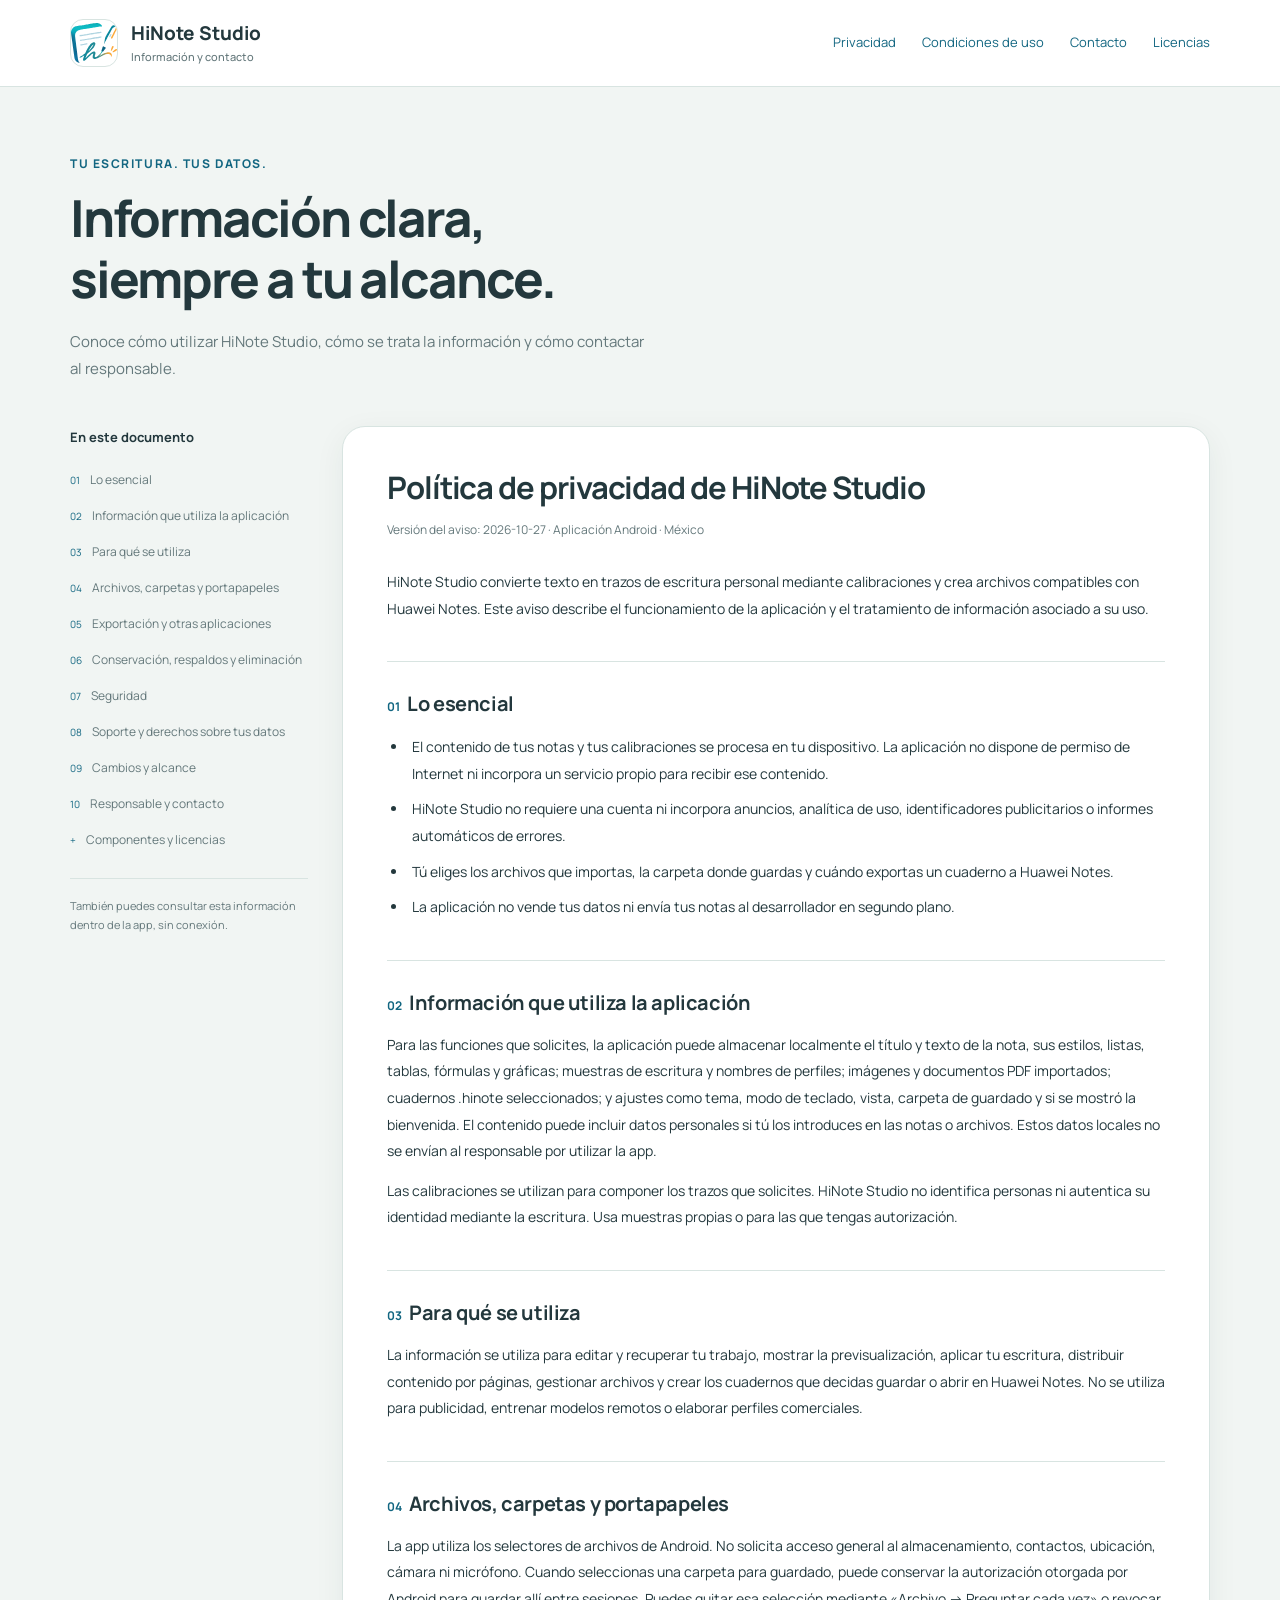
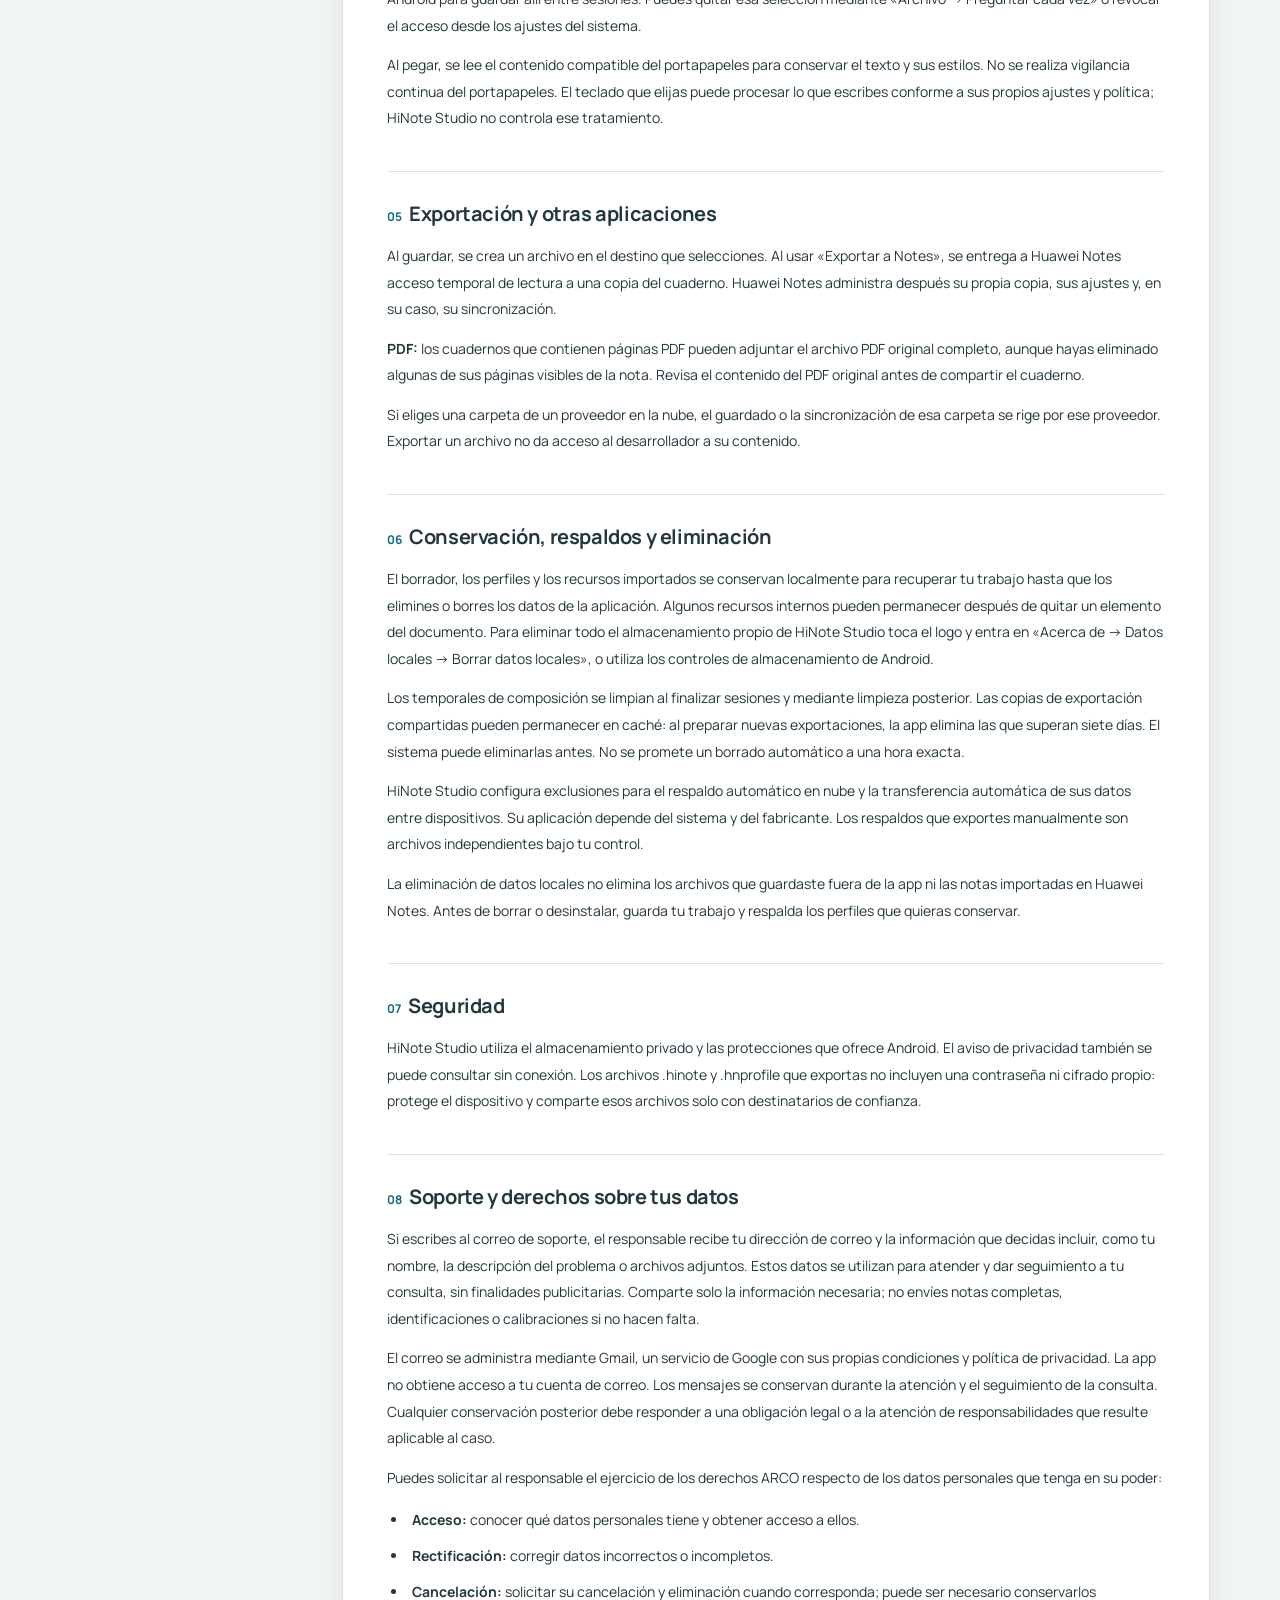
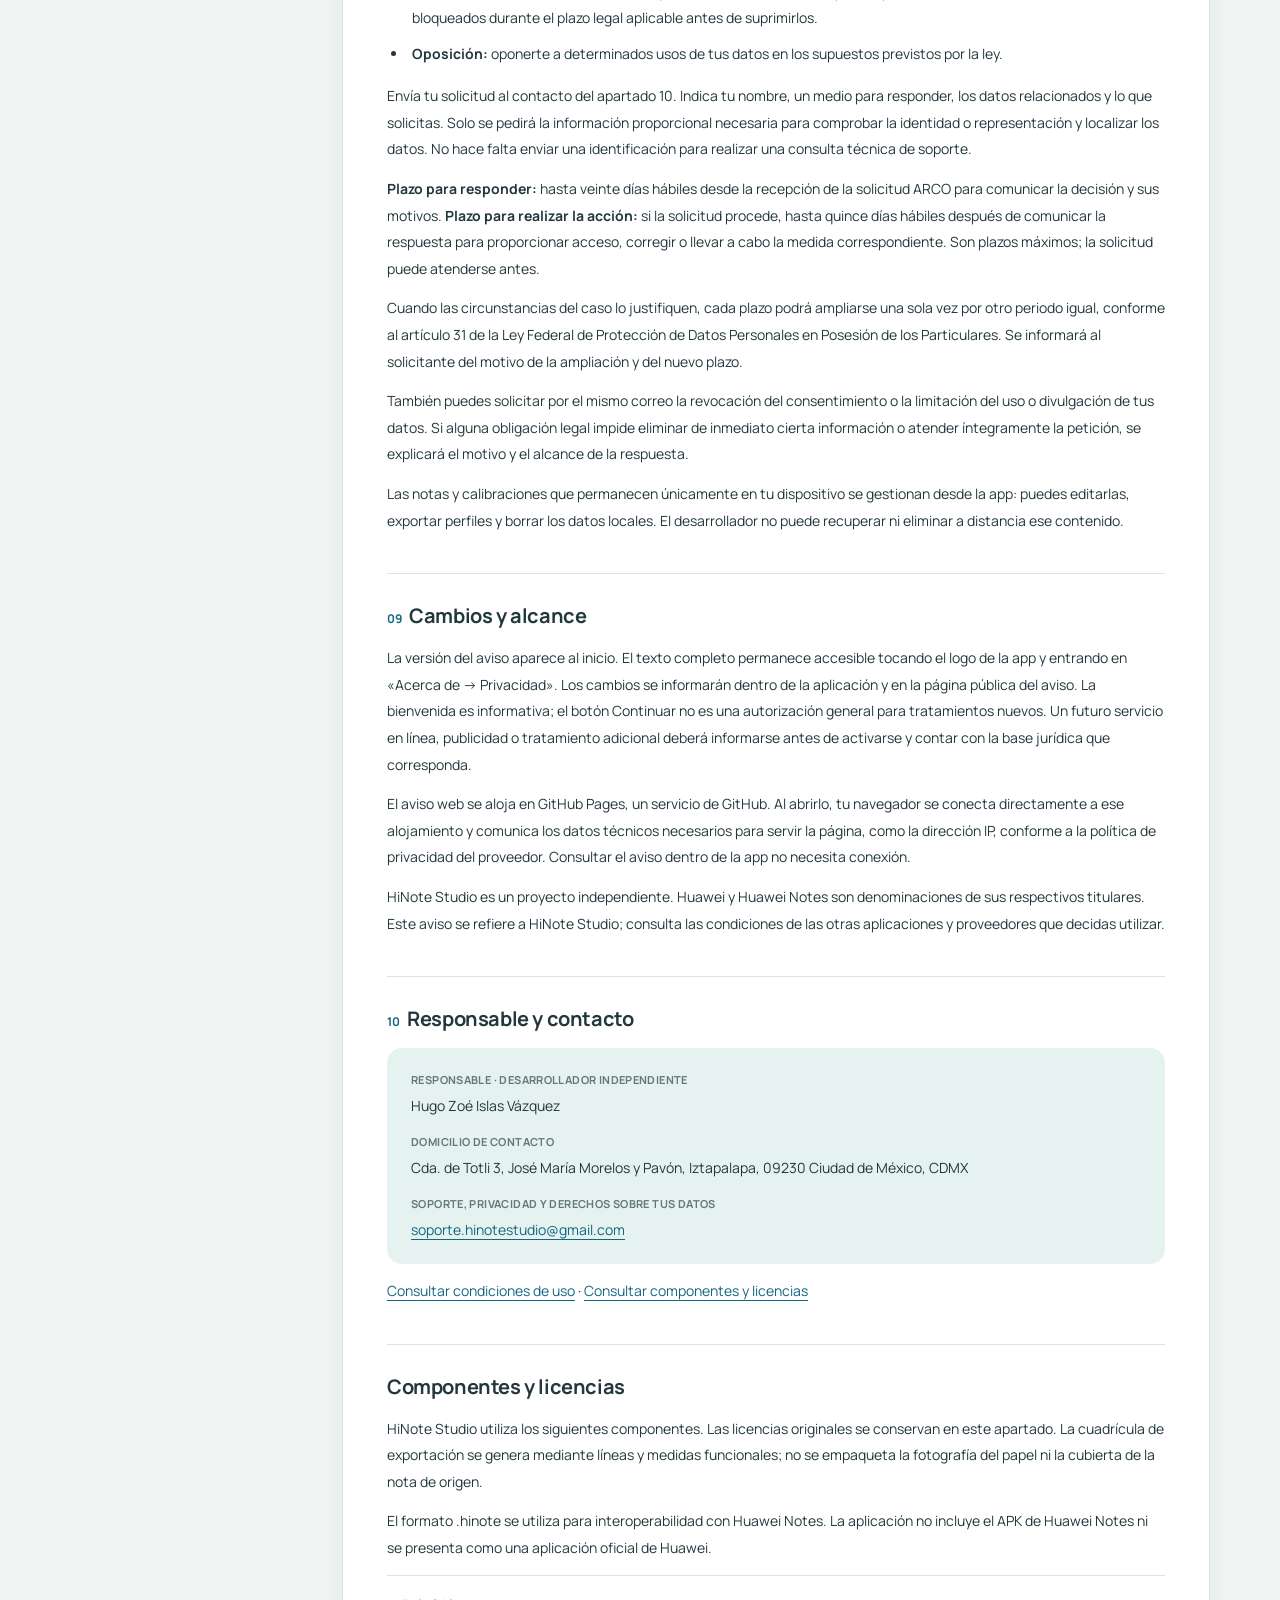
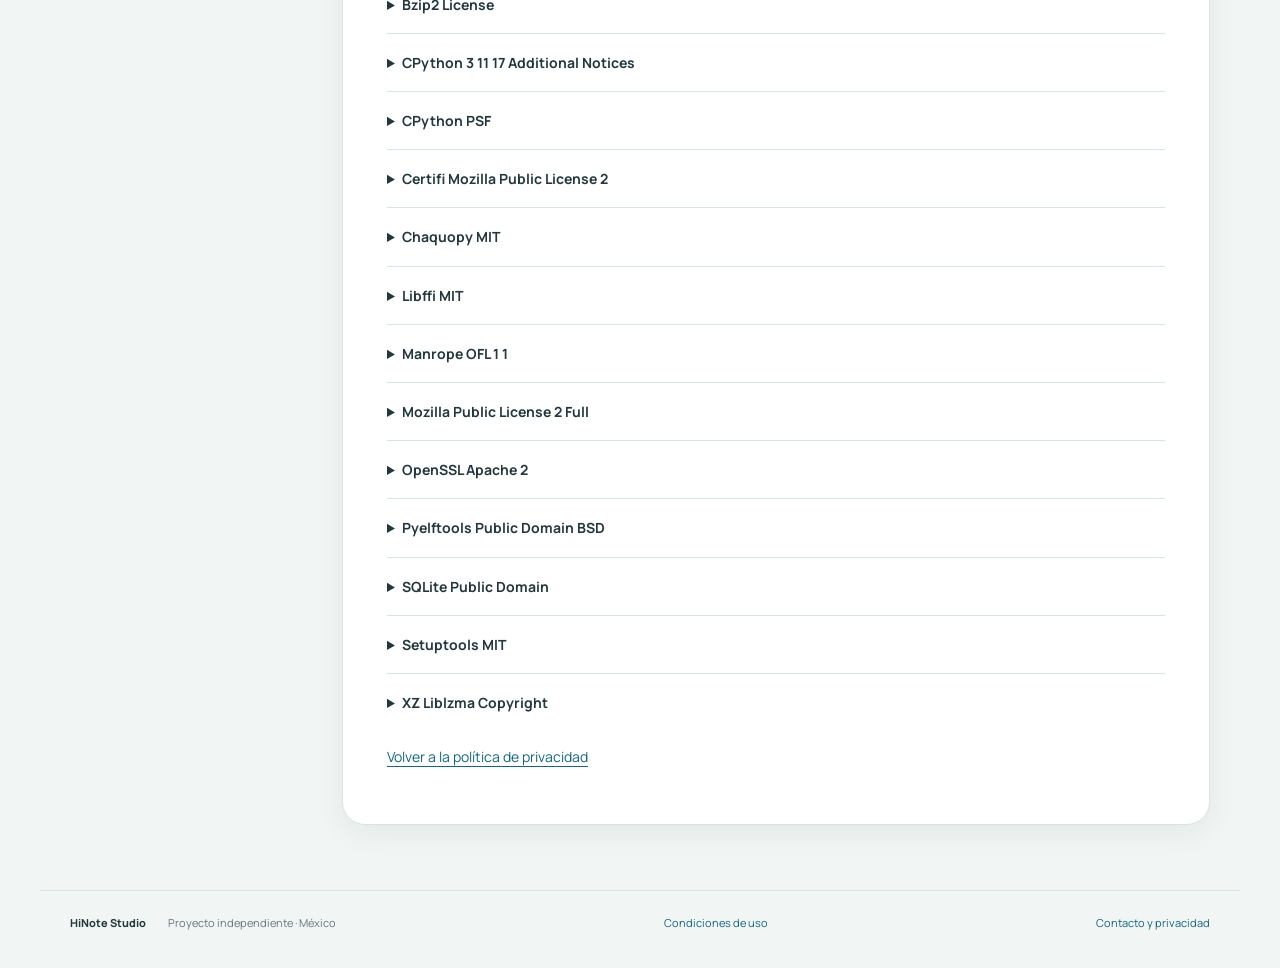
<file: index.html>
<!doctype html><html lang="es-MX"><head><meta charset="utf-8">
<meta name="viewport" content="width=device-width,initial-scale=1">
<meta name="description" content="Privacidad, condiciones de uso, contacto y licencias de HiNote Studio.">
<meta http-equiv="Content-Security-Policy" content="default-src 'none'; style-src 'self'; font-src 'self'; img-src 'self'; base-uri 'none'; form-action 'none'">
<title>Privacidad · HiNote Studio</title>
<link rel="canonical" href="https://victor55101.github.io/HiNote-Studio-Tablet/">
<link rel="icon" href="assets/logo.svg" type="image/svg+xml"><link rel="stylesheet" href="assets/style.css">
</head><body><a class="skip" href="#contenido">Ir al contenido</a>
<header class="site-header"><div class="header-inner"><a class="brand" href="index.html"><img src="assets/logo.svg" width="48" height="48" alt=""><span>HiNote Studio<small>Información y contacto</small></span></a><nav aria-label="Navegación principal"><a href="index.html#contenido">Privacidad</a><a href="terms.html#contenido">Condiciones de uso</a><a href="#apartado-10">Contacto</a><a href="index.html#licencias">Licencias</a></nav></div></header>
<div class="page-intro"><p class="eyebrow">Tu escritura. Tus datos.</p><p class="intro-title">Información clara,<br>siempre a tu alcance.</p><p class="intro-copy">Conoce cómo utilizar HiNote Studio, cómo se trata la información y cómo contactar al responsable.</p></div>
<div class="document-layout"><aside class="contents" aria-label="En este documento"><strong>En este documento</strong><a href="#apartado-1"><span>01</span>Lo esencial</a><a href="#apartado-2"><span>02</span>Información que utiliza la aplicación</a><a href="#apartado-3"><span>03</span>Para qué se utiliza</a><a href="#apartado-4"><span>04</span>Archivos, carpetas y portapapeles</a><a href="#apartado-5"><span>05</span>Exportación y otras aplicaciones</a><a href="#apartado-6"><span>06</span>Conservación, respaldos y eliminación</a><a href="#apartado-7"><span>07</span>Seguridad</a><a href="#apartado-8"><span>08</span>Soporte y derechos sobre tus datos</a><a href="#apartado-9"><span>09</span>Cambios y alcance</a><a href="#apartado-10"><span>10</span>Responsable y contacto</a><a href="index.html#licencias"><span>+</span>Componentes y licencias</a><p>También puedes consultar esta información dentro de la app, sin conexión.</p></aside><main id="contenido" class="document"><h1>Política de privacidad de HiNote Studio</h1>
<p class="muted">Versión del aviso: 2026-10-27 · Aplicación Android · México</p>
<p>HiNote Studio convierte texto en trazos de escritura personal mediante calibraciones y crea archivos compatibles con Huawei Notes. Este aviso describe el funcionamiento de la aplicación y el tratamiento de información asociado a su uso.</p>
<h2 id="apartado-1"><span class="section-number">01</span>Lo esencial</h2><ul>
<li>El contenido de tus notas y tus calibraciones se procesa en tu dispositivo. La aplicación no dispone de permiso de Internet ni incorpora un servicio propio para recibir ese contenido.</li>
<li>HiNote Studio no requiere una cuenta ni incorpora anuncios, analítica de uso, identificadores publicitarios o informes automáticos de errores.</li>
<li>Tú eliges los archivos que importas, la carpeta donde guardas y cuándo exportas un cuaderno a Huawei Notes.</li>
<li>La aplicación no vende tus datos ni envía tus notas al desarrollador en segundo plano.</li></ul>
<h2 id="apartado-2"><span class="section-number">02</span>Información que utiliza la aplicación</h2>
<p>Para las funciones que solicites, la aplicación puede almacenar localmente el título y texto de la nota, sus estilos, listas, tablas, fórmulas y gráficas; muestras de escritura y nombres de perfiles; imágenes y documentos PDF importados; cuadernos .hinote seleccionados; y ajustes como tema, modo de teclado, vista, carpeta de guardado y si se mostró la bienvenida. El contenido puede incluir datos personales si tú los introduces en las notas o archivos. Estos datos locales no se envían al responsable por utilizar la app.</p>
<p>Las calibraciones se utilizan para componer los trazos que solicites. HiNote Studio no identifica personas ni autentica su identidad mediante la escritura. Usa muestras propias o para las que tengas autorización.</p>
<h2 id="apartado-3"><span class="section-number">03</span>Para qué se utiliza</h2>
<p>La información se utiliza para editar y recuperar tu trabajo, mostrar la previsualización, aplicar tu escritura, distribuir contenido por páginas, gestionar archivos y crear los cuadernos que decidas guardar o abrir en Huawei Notes. No se utiliza para publicidad, entrenar modelos remotos o elaborar perfiles comerciales.</p>
<h2 id="apartado-4"><span class="section-number">04</span>Archivos, carpetas y portapapeles</h2>
<p>La app utiliza los selectores de archivos de Android. No solicita acceso general al almacenamiento, contactos, ubicación, cámara ni micrófono. Cuando seleccionas una carpeta para guardado, puede conservar la autorización otorgada por Android para guardar allí entre sesiones. Puedes quitar esa selección mediante «Archivo → Preguntar cada vez» o revocar el acceso desde los ajustes del sistema.</p>
<p>Al pegar, se lee el contenido compatible del portapapeles para conservar el texto y sus estilos. No se realiza vigilancia continua del portapapeles. El teclado que elijas puede procesar lo que escribes conforme a sus propios ajustes y política; HiNote Studio no controla ese tratamiento.</p>
<h2 id="apartado-5"><span class="section-number">05</span>Exportación y otras aplicaciones</h2>
<p>Al guardar, se crea un archivo en el destino que selecciones. Al usar «Exportar a Notes», se entrega a Huawei Notes acceso temporal de lectura a una copia del cuaderno. Huawei Notes administra después su propia copia, sus ajustes y, en su caso, su sincronización.</p>
<p><strong>PDF:</strong> los cuadernos que contienen páginas PDF pueden adjuntar el archivo PDF original completo, aunque hayas eliminado algunas de sus páginas visibles de la nota. Revisa el contenido del PDF original antes de compartir el cuaderno.</p>
<p>Si eliges una carpeta de un proveedor en la nube, el guardado o la sincronización de esa carpeta se rige por ese proveedor. Exportar un archivo no da acceso al desarrollador a su contenido.</p>
<h2 id="apartado-6"><span class="section-number">06</span>Conservación, respaldos y eliminación</h2>
<p>El borrador, los perfiles y los recursos importados se conservan localmente para recuperar tu trabajo hasta que los elimines o borres los datos de la aplicación. Algunos recursos internos pueden permanecer después de quitar un elemento del documento. Para eliminar todo el almacenamiento propio de HiNote Studio toca el logo y entra en «Acerca de → Datos locales → Borrar datos locales», o utiliza los controles de almacenamiento de Android.</p>
<p>Los temporales de composición se limpian al finalizar sesiones y mediante limpieza posterior. Las copias de exportación compartidas pueden permanecer en caché: al preparar nuevas exportaciones, la app elimina las que superan siete días. El sistema puede eliminarlas antes. No se promete un borrado automático a una hora exacta.</p>
<p>HiNote Studio configura exclusiones para el respaldo automático en nube y la transferencia automática de sus datos entre dispositivos. Su aplicación depende del sistema y del fabricante. Los respaldos que exportes manualmente son archivos independientes bajo tu control.</p>
<p>La eliminación de datos locales no elimina los archivos que guardaste fuera de la app ni las notas importadas en Huawei Notes. Antes de borrar o desinstalar, guarda tu trabajo y respalda los perfiles que quieras conservar.</p>
<h2 id="apartado-7"><span class="section-number">07</span>Seguridad</h2>
<p>HiNote Studio utiliza el almacenamiento privado y las protecciones que ofrece Android. El aviso de privacidad también se puede consultar sin conexión. Los archivos .hinote y .hnprofile que exportas no incluyen una contraseña ni cifrado propio: protege el dispositivo y comparte esos archivos solo con destinatarios de confianza.</p>
<h2 id="apartado-8"><span class="section-number">08</span>Soporte y derechos sobre tus datos</h2>
<p>Si escribes al correo de soporte, el responsable recibe tu dirección de correo y la información que decidas incluir, como tu nombre, la descripción del problema o archivos adjuntos. Estos datos se utilizan para atender y dar seguimiento a tu consulta, sin finalidades publicitarias. Comparte solo la información necesaria; no envíes notas completas, identificaciones o calibraciones si no hacen falta.</p>
<p>El correo se administra mediante Gmail, un servicio de Google con sus propias condiciones y política de privacidad. La app no obtiene acceso a tu cuenta de correo. Los mensajes se conservan durante la atención y el seguimiento de la consulta. Cualquier conservación posterior debe responder a una obligación legal o a la atención de responsabilidades que resulte aplicable al caso.</p>
<p>Puedes solicitar al responsable el ejercicio de los derechos ARCO respecto de los datos personales que tenga en su poder:</p>
<ul><li><strong>Acceso:</strong> conocer qué datos personales tiene y obtener acceso a ellos.</li>
<li><strong>Rectificación:</strong> corregir datos incorrectos o incompletos.</li>
<li><strong>Cancelación:</strong> solicitar su cancelación y eliminación cuando corresponda; puede ser necesario conservarlos bloqueados durante el plazo legal aplicable antes de suprimirlos.</li>
<li><strong>Oposición:</strong> oponerte a determinados usos de tus datos en los supuestos previstos por la ley.</li></ul>
<p>Envía tu solicitud al contacto del apartado 10. Indica tu nombre, un medio para responder, los datos relacionados y lo que solicitas. Solo se pedirá la información proporcional necesaria para comprobar la identidad o representación y localizar los datos. No hace falta enviar una identificación para realizar una consulta técnica de soporte.</p>
<p><strong>Plazo para responder:</strong> hasta veinte días hábiles desde la recepción de la solicitud ARCO para comunicar la decisión y sus motivos. <strong>Plazo para realizar la acción:</strong> si la solicitud procede, hasta quince días hábiles después de comunicar la respuesta para proporcionar acceso, corregir o llevar a cabo la medida correspondiente. Son plazos máximos; la solicitud puede atenderse antes.</p>
<p>Cuando las circunstancias del caso lo justifiquen, cada plazo podrá ampliarse una sola vez por otro periodo igual, conforme al artículo 31 de la Ley Federal de Protección de Datos Personales en Posesión de los Particulares. Se informará al solicitante del motivo de la ampliación y del nuevo plazo.</p>
<p>También puedes solicitar por el mismo correo la revocación del consentimiento o la limitación del uso o divulgación de tus datos. Si alguna obligación legal impide eliminar de inmediato cierta información o atender íntegramente la petición, se explicará el motivo y el alcance de la respuesta.</p>
<p>Las notas y calibraciones que permanecen únicamente en tu dispositivo se gestionan desde la app: puedes editarlas, exportar perfiles y borrar los datos locales. El desarrollador no puede recuperar ni eliminar a distancia ese contenido.</p>
<h2 id="apartado-9"><span class="section-number">09</span>Cambios y alcance</h2>
<p>La versión del aviso aparece al inicio. El texto completo permanece accesible tocando el logo de la app y entrando en «Acerca de → Privacidad». Los cambios se informarán dentro de la aplicación y en la página pública del aviso. La bienvenida es informativa; el botón Continuar no es una autorización general para tratamientos nuevos. Un futuro servicio en línea, publicidad o tratamiento adicional deberá informarse antes de activarse y contar con la base jurídica que corresponda.</p>
<p>El aviso web se aloja en GitHub Pages, un servicio de GitHub. Al abrirlo, tu navegador se conecta directamente a ese alojamiento y comunica los datos técnicos necesarios para servir la página, como la dirección IP, conforme a la política de privacidad del proveedor. Consultar el aviso dentro de la app no necesita conexión.</p>
<p>HiNote Studio es un proyecto independiente. Huawei y Huawei Notes son denominaciones de sus respectivos titulares. Este aviso se refiere a HiNote Studio; consulta las condiciones de las otras aplicaciones y proveedores que decidas utilizar.</p>
<h2 id="apartado-10"><span class="section-number">10</span>Responsable y contacto</h2><dl>
<dt>Responsable · desarrollador independiente</dt><dd>Hugo Zoé Islas Vázquez</dd>
<dt>Domicilio de contacto</dt><dd>Cda. de Totli 3, José María Morelos y Pavón, Iztapalapa, 09230 Ciudad de México, CDMX</dd>
<dt>Soporte, privacidad y derechos sobre tus datos</dt><dd><a href="mailto:soporte.hinotestudio@gmail.com">soporte.hinotestudio@gmail.com</a></dd></dl>
<p><a href="terms.html">Consultar condiciones de uso</a> · <a href="#licencias">Consultar componentes y licencias</a></p><section id="licencias" aria-label="Componentes y licencias"><h2>Componentes y licencias</h2><p>HiNote Studio utiliza los siguientes componentes. Las licencias originales se conservan en este apartado. La cuadrícula de exportación se genera mediante líneas y medidas funcionales; no se empaqueta la fotografía del papel ni la cubierta de la nota de origen.</p><p>El formato .hinote se utiliza para interoperabilidad con Huawei Notes. La aplicación no incluye el APK de Huawei Notes ni se presenta como una aplicación oficial de Huawei.</p><details><summary>Bzip2 License</summary><pre>
--------------------------------------------------------------------------

This program, &quot;bzip2&quot;, the associated library &quot;libbzip2&quot;, and all
documentation, are copyright (C) 1996-2019 Julian R Seward.  All
rights reserved.

Redistribution and use in source and binary forms, with or without
modification, are permitted provided that the following conditions
are met:

1. Redistributions of source code must retain the above copyright
   notice, this list of conditions and the following disclaimer.

2. The origin of this software must not be misrepresented; you must
   not claim that you wrote the original software.  If you use this
   software in a product, an acknowledgment in the product
   documentation would be appreciated but is not required.

3. Altered source versions must be plainly marked as such, and must
   not be misrepresented as being the original software.

4. The name of the author may not be used to endorse or promote
   products derived from this software without specific prior written
   permission.

THIS SOFTWARE IS PROVIDED BY THE AUTHOR ``AS IS&#x27;&#x27; AND ANY EXPRESS
OR IMPLIED WARRANTIES, INCLUDING, BUT NOT LIMITED TO, THE IMPLIED
WARRANTIES OF MERCHANTABILITY AND FITNESS FOR A PARTICULAR PURPOSE
ARE DISCLAIMED.  IN NO EVENT SHALL THE AUTHOR BE LIABLE FOR ANY
DIRECT, INDIRECT, INCIDENTAL, SPECIAL, EXEMPLARY, OR CONSEQUENTIAL
DAMAGES (INCLUDING, BUT NOT LIMITED TO, PROCUREMENT OF SUBSTITUTE
GOODS OR SERVICES; LOSS OF USE, DATA, OR PROFITS; OR BUSINESS
INTERRUPTION) HOWEVER CAUSED AND ON ANY THEORY OF LIABILITY,
WHETHER IN CONTRACT, STRICT LIABILITY, OR TORT (INCLUDING
NEGLIGENCE OR OTHERWISE) ARISING IN ANY WAY OUT OF THE USE OF THIS
SOFTWARE, EVEN IF ADVISED OF THE POSSIBILITY OF SUCH DAMAGE.

Julian Seward, jseward@acm.org
bzip2/libbzip2 version 1.0.8 of 13 July 2019

--------------------------------------------------------------------------
</pre></details><details><summary>CPython 3 11 17 Additional Notices</summary><pre>.. highlight:: none

.. _history-and-license:

*******************
History and License
*******************


History of the software
=======================

Python was created in the early 1990s by Guido van Rossum at Stichting
Mathematisch Centrum (CWI, see https://www.cwi.nl/) in the Netherlands as a
successor of a language called ABC.  Guido remains Python&#x27;s principal author,
although it includes many contributions from others.

In 1995, Guido continued his work on Python at the Corporation for National
Research Initiatives (CNRI, see https://www.cnri.reston.va.us/) in Reston,
Virginia where he released several versions of the software.

In May 2000, Guido and the Python core development team moved to BeOpen.com to
form the BeOpen PythonLabs team.  In October of the same year, the PythonLabs
team moved to Digital Creations (now Zope Corporation; see
https://www.zope.org/).  In 2001, the Python Software Foundation (PSF, see
https://www.python.org/psf/) was formed, a non-profit organization created
specifically to own Python-related Intellectual Property.  Zope Corporation is a
sponsoring member of the PSF.

All Python releases are Open Source (see https://opensource.org/ for the Open
Source Definition). Historically, most, but not all, Python releases have also
been GPL-compatible; the table below summarizes the various releases.

+----------------+--------------+------------+------------+-----------------+
| Release        | Derived from | Year       | Owner      | GPL compatible? |
+================+==============+============+============+=================+
| 0.9.0 thru 1.2 | n/a          | 1991-1995  | CWI        | yes             |
+----------------+--------------+------------+------------+-----------------+
| 1.3 thru 1.5.2 | 1.2          | 1995-1999  | CNRI       | yes             |
+----------------+--------------+------------+------------+-----------------+
| 1.6            | 1.5.2        | 2000       | CNRI       | no              |
+----------------+--------------+------------+------------+-----------------+
| 2.0            | 1.6          | 2000       | BeOpen.com | no              |
+----------------+--------------+------------+------------+-----------------+
| 1.6.1          | 1.6          | 2001       | CNRI       | no              |
+----------------+--------------+------------+------------+-----------------+
| 2.1            | 2.0+1.6.1    | 2001       | PSF        | no              |
+----------------+--------------+------------+------------+-----------------+
| 2.0.1          | 2.0+1.6.1    | 2001       | PSF        | yes             |
+----------------+--------------+------------+------------+-----------------+
| 2.1.1          | 2.1+2.0.1    | 2001       | PSF        | yes             |
+----------------+--------------+------------+------------+-----------------+
| 2.1.2          | 2.1.1        | 2002       | PSF        | yes             |
+----------------+--------------+------------+------------+-----------------+
| 2.1.3          | 2.1.2        | 2002       | PSF        | yes             |
+----------------+--------------+------------+------------+-----------------+
| 2.2 and above  | 2.1.1        | 2001-now   | PSF        | yes             |
+----------------+--------------+------------+------------+-----------------+

.. note::

   GPL-compatible doesn&#x27;t mean that we&#x27;re distributing Python under the GPL.  All
   Python licenses, unlike the GPL, let you distribute a modified version without
   making your changes open source. The GPL-compatible licenses make it possible to
   combine Python with other software that is released under the GPL; the others
   don&#x27;t.

Thanks to the many outside volunteers who have worked under Guido&#x27;s direction to
make these releases possible.


Terms and conditions for accessing or otherwise using Python
============================================================

Python software and documentation are licensed under the
:ref:`PSF License Agreement &lt;PSF-license&gt;`.

Starting with Python 3.8.6, examples, recipes, and other code in
the documentation are dual licensed under the PSF License Agreement
and the :ref:`Zero-Clause BSD license &lt;BSD0&gt;`.

Some software incorporated into Python is under different licenses.
The licenses are listed with code falling under that license.
See :ref:`OtherLicenses` for an incomplete list of these licenses.


.. _PSF-license:

PSF LICENSE AGREEMENT FOR PYTHON |release|
------------------------------------------

.. parsed-literal::

   1. This LICENSE AGREEMENT is between the Python Software Foundation (&quot;PSF&quot;), and
      the Individual or Organization (&quot;Licensee&quot;) accessing and otherwise using Python
      |release| software in source or binary form and its associated documentation.

   2. Subject to the terms and conditions of this License Agreement, PSF hereby
      grants Licensee a nonexclusive, royalty-free, world-wide license to reproduce,
      analyze, test, perform and/or display publicly, prepare derivative works,
      distribute, and otherwise use Python |release| alone or in any derivative
      version, provided, however, that PSF&#x27;s License Agreement and PSF&#x27;s notice of
      copyright, i.e., &quot;Copyright © 2001-2023 Python Software Foundation; All Rights
      Reserved&quot; are retained in Python |release| alone or in any derivative version
      prepared by Licensee.

   3. In the event Licensee prepares a derivative work that is based on or
      incorporates Python |release| or any part thereof, and wants to make the
      derivative work available to others as provided herein, then Licensee hereby
      agrees to include in any such work a brief summary of the changes made to Python
      |release|.

   4. PSF is making Python |release| available to Licensee on an &quot;AS IS&quot; basis.
      PSF MAKES NO REPRESENTATIONS OR WARRANTIES, EXPRESS OR IMPLIED.  BY WAY OF
      EXAMPLE, BUT NOT LIMITATION, PSF MAKES NO AND DISCLAIMS ANY REPRESENTATION OR
      WARRANTY OF MERCHANTABILITY OR FITNESS FOR ANY PARTICULAR PURPOSE OR THAT THE
      USE OF PYTHON |release| WILL NOT INFRINGE ANY THIRD PARTY RIGHTS.

   5. PSF SHALL NOT BE LIABLE TO LICENSEE OR ANY OTHER USERS OF PYTHON |release|
      FOR ANY INCIDENTAL, SPECIAL, OR CONSEQUENTIAL DAMAGES OR LOSS AS A RESULT OF
      MODIFYING, DISTRIBUTING, OR OTHERWISE USING PYTHON |release|, OR ANY DERIVATIVE
      THEREOF, EVEN IF ADVISED OF THE POSSIBILITY THEREOF.

   6. This License Agreement will automatically terminate upon a material breach of
      its terms and conditions.

   7. Nothing in this License Agreement shall be deemed to create any relationship
      of agency, partnership, or joint venture between PSF and Licensee.  This License
      Agreement does not grant permission to use PSF trademarks or trade name in a
      trademark sense to endorse or promote products or services of Licensee, or any
      third party.

   8. By copying, installing or otherwise using Python |release|, Licensee agrees
      to be bound by the terms and conditions of this License Agreement.


BEOPEN.COM LICENSE AGREEMENT FOR PYTHON 2.0
-------------------------------------------

BEOPEN PYTHON OPEN SOURCE LICENSE AGREEMENT VERSION 1

.. parsed-literal::

   1. This LICENSE AGREEMENT is between BeOpen.com (&quot;BeOpen&quot;), having an office at
      160 Saratoga Avenue, Santa Clara, CA 95051, and the Individual or Organization
      (&quot;Licensee&quot;) accessing and otherwise using this software in source or binary
      form and its associated documentation (&quot;the Software&quot;).

   2. Subject to the terms and conditions of this BeOpen Python License Agreement,
      BeOpen hereby grants Licensee a non-exclusive, royalty-free, world-wide license
      to reproduce, analyze, test, perform and/or display publicly, prepare derivative
      works, distribute, and otherwise use the Software alone or in any derivative
      version, provided, however, that the BeOpen Python License is retained in the
      Software, alone or in any derivative version prepared by Licensee.

   3. BeOpen is making the Software available to Licensee on an &quot;AS IS&quot; basis.
      BEOPEN MAKES NO REPRESENTATIONS OR WARRANTIES, EXPRESS OR IMPLIED.  BY WAY OF
      EXAMPLE, BUT NOT LIMITATION, BEOPEN MAKES NO AND DISCLAIMS ANY REPRESENTATION OR
      WARRANTY OF MERCHANTABILITY OR FITNESS FOR ANY PARTICULAR PURPOSE OR THAT THE
      USE OF THE SOFTWARE WILL NOT INFRINGE ANY THIRD PARTY RIGHTS.

   4. BEOPEN SHALL NOT BE LIABLE TO LICENSEE OR ANY OTHER USERS OF THE SOFTWARE FOR
      ANY INCIDENTAL, SPECIAL, OR CONSEQUENTIAL DAMAGES OR LOSS AS A RESULT OF USING,
      MODIFYING OR DISTRIBUTING THE SOFTWARE, OR ANY DERIVATIVE THEREOF, EVEN IF
      ADVISED OF THE POSSIBILITY THEREOF.

   5. This License Agreement will automatically terminate upon a material breach of
      its terms and conditions.

   6. This License Agreement shall be governed by and interpreted in all respects
      by the law of the State of California, excluding conflict of law provisions.
      Nothing in this License Agreement shall be deemed to create any relationship of
      agency, partnership, or joint venture between BeOpen and Licensee.  This License
      Agreement does not grant permission to use BeOpen trademarks or trade names in a
      trademark sense to endorse or promote products or services of Licensee, or any
      third party.  As an exception, the &quot;BeOpen Python&quot; logos available at
      http://www.pythonlabs.com/logos.html may be used according to the permissions
      granted on that web page.

   7. By copying, installing or otherwise using the software, Licensee agrees to be
      bound by the terms and conditions of this License Agreement.


CNRI LICENSE AGREEMENT FOR PYTHON 1.6.1
---------------------------------------

.. parsed-literal::

   1. This LICENSE AGREEMENT is between the Corporation for National Research
      Initiatives, having an office at 1895 Preston White Drive, Reston, VA 20191
      (&quot;CNRI&quot;), and the Individual or Organization (&quot;Licensee&quot;) accessing and
      otherwise using Python 1.6.1 software in source or binary form and its
      associated documentation.

   2. Subject to the terms and conditions of this License Agreement, CNRI hereby
      grants Licensee a nonexclusive, royalty-free, world-wide license to reproduce,
      analyze, test, perform and/or display publicly, prepare derivative works,
      distribute, and otherwise use Python 1.6.1 alone or in any derivative version,
      provided, however, that CNRI&#x27;s License Agreement and CNRI&#x27;s notice of copyright,
      i.e., &quot;Copyright © 1995-2001 Corporation for National Research Initiatives; All
      Rights Reserved&quot; are retained in Python 1.6.1 alone or in any derivative version
      prepared by Licensee.  Alternately, in lieu of CNRI&#x27;s License Agreement,
      Licensee may substitute the following text (omitting the quotes): &quot;Python 1.6.1
      is made available subject to the terms and conditions in CNRI&#x27;s License
      Agreement.  This Agreement together with Python 1.6.1 may be located on the
      internet using the following unique, persistent identifier (known as a handle):
      1895.22/1013.  This Agreement may also be obtained from a proxy server on the
      internet using the following URL: http://hdl.handle.net/1895.22/1013.&quot;

   3. In the event Licensee prepares a derivative work that is based on or
      incorporates Python 1.6.1 or any part thereof, and wants to make the derivative
      work available to others as provided herein, then Licensee hereby agrees to
      include in any such work a brief summary of the changes made to Python 1.6.1.

   4. CNRI is making Python 1.6.1 available to Licensee on an &quot;AS IS&quot; basis.  CNRI
      MAKES NO REPRESENTATIONS OR WARRANTIES, EXPRESS OR IMPLIED.  BY WAY OF EXAMPLE,
      BUT NOT LIMITATION, CNRI MAKES NO AND DISCLAIMS ANY REPRESENTATION OR WARRANTY
      OF MERCHANTABILITY OR FITNESS FOR ANY PARTICULAR PURPOSE OR THAT THE USE OF
      PYTHON 1.6.1 WILL NOT INFRINGE ANY THIRD PARTY RIGHTS.

   5. CNRI SHALL NOT BE LIABLE TO LICENSEE OR ANY OTHER USERS OF PYTHON 1.6.1 FOR
      ANY INCIDENTAL, SPECIAL, OR CONSEQUENTIAL DAMAGES OR LOSS AS A RESULT OF
      MODIFYING, DISTRIBUTING, OR OTHERWISE USING PYTHON 1.6.1, OR ANY DERIVATIVE
      THEREOF, EVEN IF ADVISED OF THE POSSIBILITY THEREOF.

   6. This License Agreement will automatically terminate upon a material breach of
      its terms and conditions.

   7. This License Agreement shall be governed by the federal intellectual property
      law of the United States, including without limitation the federal copyright
      law, and, to the extent such U.S. federal law does not apply, by the law of the
      Commonwealth of Virginia, excluding Virginia&#x27;s conflict of law provisions.
      Notwithstanding the foregoing, with regard to derivative works based on Python
      1.6.1 that incorporate non-separable material that was previously distributed
      under the GNU General Public License (GPL), the law of the Commonwealth of
      Virginia shall govern this License Agreement only as to issues arising under or
      with respect to Paragraphs 4, 5, and 7 of this License Agreement.  Nothing in
      this License Agreement shall be deemed to create any relationship of agency,
      partnership, or joint venture between CNRI and Licensee.  This License Agreement
      does not grant permission to use CNRI trademarks or trade name in a trademark
      sense to endorse or promote products or services of Licensee, or any third
      party.

   8. By clicking on the &quot;ACCEPT&quot; button where indicated, or by copying, installing
      or otherwise using Python 1.6.1, Licensee agrees to be bound by the terms and
      conditions of this License Agreement.


CWI LICENSE AGREEMENT FOR PYTHON 0.9.0 THROUGH 1.2
--------------------------------------------------

.. parsed-literal::

   Copyright © 1991 - 1995, Stichting Mathematisch Centrum Amsterdam, The
   Netherlands.  All rights reserved.

   Permission to use, copy, modify, and distribute this software and its
   documentation for any purpose and without fee is hereby granted, provided that
   the above copyright notice appear in all copies and that both that copyright
   notice and this permission notice appear in supporting documentation, and that
   the name of Stichting Mathematisch Centrum or CWI not be used in advertising or
   publicity pertaining to distribution of the software without specific, written
   prior permission.

   STICHTING MATHEMATISCH CENTRUM DISCLAIMS ALL WARRANTIES WITH REGARD TO THIS
   SOFTWARE, INCLUDING ALL IMPLIED WARRANTIES OF MERCHANTABILITY AND FITNESS, IN NO
   EVENT SHALL STICHTING MATHEMATISCH CENTRUM BE LIABLE FOR ANY SPECIAL, INDIRECT
   OR CONSEQUENTIAL DAMAGES OR ANY DAMAGES WHATSOEVER RESULTING FROM LOSS OF USE,
   DATA OR PROFITS, WHETHER IN AN ACTION OF CONTRACT, NEGLIGENCE OR OTHER TORTIOUS
   ACTION, ARISING OUT OF OR IN CONNECTION WITH THE USE OR PERFORMANCE OF THIS
   SOFTWARE.


.. _BSD0:

ZERO-CLAUSE BSD LICENSE FOR CODE IN THE PYTHON |release| DOCUMENTATION
----------------------------------------------------------------------

.. parsed-literal::

    Permission to use, copy, modify, and/or distribute this software for any
    purpose with or without fee is hereby granted.

    THE SOFTWARE IS PROVIDED &quot;AS IS&quot; AND THE AUTHOR DISCLAIMS ALL WARRANTIES WITH
    REGARD TO THIS SOFTWARE INCLUDING ALL IMPLIED WARRANTIES OF MERCHANTABILITY
    AND FITNESS. IN NO EVENT SHALL THE AUTHOR BE LIABLE FOR ANY SPECIAL, DIRECT,
    INDIRECT, OR CONSEQUENTIAL DAMAGES OR ANY DAMAGES WHATSOEVER RESULTING FROM
    LOSS OF USE, DATA OR PROFITS, WHETHER IN AN ACTION OF CONTRACT, NEGLIGENCE OR
    OTHER TORTIOUS ACTION, ARISING OUT OF OR IN CONNECTION WITH THE USE OR
    PERFORMANCE OF THIS SOFTWARE.


.. _OtherLicenses:

Licenses and Acknowledgements for Incorporated Software
=======================================================

This section is an incomplete, but growing list of licenses and acknowledgements
for third-party software incorporated in the Python distribution.


Mersenne Twister
----------------

The :mod:`_random` module includes code based on a download from
http://www.math.sci.hiroshima-u.ac.jp/~m-mat/MT/MT2002/emt19937ar.html. The following are
the verbatim comments from the original code::

   A C-program for MT19937, with initialization improved 2002/1/26.
   Coded by Takuji Nishimura and Makoto Matsumoto.

   Before using, initialize the state by using init_genrand(seed)
   or init_by_array(init_key, key_length).

   Copyright (C) 1997 - 2002, Makoto Matsumoto and Takuji Nishimura,
   All rights reserved.

   Redistribution and use in source and binary forms, with or without
   modification, are permitted provided that the following conditions
   are met:

    1. Redistributions of source code must retain the above copyright
       notice, this list of conditions and the following disclaimer.

    2. Redistributions in binary form must reproduce the above copyright
       notice, this list of conditions and the following disclaimer in the
       documentation and/or other materials provided with the distribution.

    3. The names of its contributors may not be used to endorse or promote
       products derived from this software without specific prior written
       permission.

   THIS SOFTWARE IS PROVIDED BY THE COPYRIGHT HOLDERS AND CONTRIBUTORS
   &quot;AS IS&quot; AND ANY EXPRESS OR IMPLIED WARRANTIES, INCLUDING, BUT NOT
   LIMITED TO, THE IMPLIED WARRANTIES OF MERCHANTABILITY AND FITNESS FOR
   A PARTICULAR PURPOSE ARE DISCLAIMED.  IN NO EVENT SHALL THE COPYRIGHT OWNER OR
   CONTRIBUTORS BE LIABLE FOR ANY DIRECT, INDIRECT, INCIDENTAL, SPECIAL,
   EXEMPLARY, OR CONSEQUENTIAL DAMAGES (INCLUDING, BUT NOT LIMITED TO,
   PROCUREMENT OF SUBSTITUTE GOODS OR SERVICES; LOSS OF USE, DATA, OR
   PROFITS; OR BUSINESS INTERRUPTION) HOWEVER CAUSED AND ON ANY THEORY OF
   LIABILITY, WHETHER IN CONTRACT, STRICT LIABILITY, OR TORT (INCLUDING
   NEGLIGENCE OR OTHERWISE) ARISING IN ANY WAY OUT OF THE USE OF THIS
   SOFTWARE, EVEN IF ADVISED OF THE POSSIBILITY OF SUCH DAMAGE.


   Any feedback is very welcome.
   http://www.math.sci.hiroshima-u.ac.jp/~m-mat/MT/emt.html
   email: m-mat @ math.sci.hiroshima-u.ac.jp (remove space)


Sockets
-------

The :mod:`socket` module uses the functions, :c:func:`!getaddrinfo`, and
:c:func:`!getnameinfo`, which are coded in separate source files from the WIDE
Project, https://www.wide.ad.jp/. ::

   Copyright (C) 1995, 1996, 1997, and 1998 WIDE Project.
   All rights reserved.

   Redistribution and use in source and binary forms, with or without
   modification, are permitted provided that the following conditions
   are met:
   1. Redistributions of source code must retain the above copyright
      notice, this list of conditions and the following disclaimer.
   2. Redistributions in binary form must reproduce the above copyright
      notice, this list of conditions and the following disclaimer in the
      documentation and/or other materials provided with the distribution.
   3. Neither the name of the project nor the names of its contributors
      may be used to endorse or promote products derived from this software
      without specific prior written permission.

   THIS SOFTWARE IS PROVIDED BY THE PROJECT AND CONTRIBUTORS ``AS IS&#x27;&#x27; AND
   ANY EXPRESS OR IMPLIED WARRANTIES, INCLUDING, BUT NOT LIMITED TO, THE
   IMPLIED WARRANTIES OF MERCHANTABILITY AND FITNESS FOR A PARTICULAR PURPOSE
   ARE DISCLAIMED.  IN NO EVENT SHALL THE PROJECT OR CONTRIBUTORS BE LIABLE
   FOR ANY DIRECT, INDIRECT, INCIDENTAL, SPECIAL, EXEMPLARY, OR CONSEQUENTIAL
   DAMAGES (INCLUDING, BUT NOT LIMITED TO, PROCUREMENT OF SUBSTITUTE GOODS
   OR SERVICES; LOSS OF USE, DATA, OR PROFITS; OR BUSINESS INTERRUPTION)
   HOWEVER CAUSED AND ON ANY THEORY OF LIABILITY, WHETHER IN CONTRACT, STRICT
   LIABILITY, OR TORT (INCLUDING NEGLIGENCE OR OTHERWISE) ARISING IN ANY WAY
   OUT OF THE USE OF THIS SOFTWARE, EVEN IF ADVISED OF THE POSSIBILITY OF
   SUCH DAMAGE.


Asynchronous socket services
----------------------------

The :mod:`asynchat` and :mod:`asyncore` modules contain the following notice::

   Copyright 1996 by Sam Rushing

                           All Rights Reserved

   Permission to use, copy, modify, and distribute this software and
   its documentation for any purpose and without fee is hereby
   granted, provided that the above copyright notice appear in all
   copies and that both that copyright notice and this permission
   notice appear in supporting documentation, and that the name of Sam
   Rushing not be used in advertising or publicity pertaining to
   distribution of the software without specific, written prior
   permission.

   SAM RUSHING DISCLAIMS ALL WARRANTIES WITH REGARD TO THIS SOFTWARE,
   INCLUDING ALL IMPLIED WARRANTIES OF MERCHANTABILITY AND FITNESS, IN
   NO EVENT SHALL SAM RUSHING BE LIABLE FOR ANY SPECIAL, INDIRECT OR
   CONSEQUENTIAL DAMAGES OR ANY DAMAGES WHATSOEVER RESULTING FROM LOSS
   OF USE, DATA OR PROFITS, WHETHER IN AN ACTION OF CONTRACT,
   NEGLIGENCE OR OTHER TORTIOUS ACTION, ARISING OUT OF OR IN
   CONNECTION WITH THE USE OR PERFORMANCE OF THIS SOFTWARE.


Cookie management
-----------------

The :mod:`http.cookies` module contains the following notice::

   Copyright 2000 by Timothy O&#x27;Malley &lt;timo@alum.mit.edu&gt;

                  All Rights Reserved

   Permission to use, copy, modify, and distribute this software
   and its documentation for any purpose and without fee is hereby
   granted, provided that the above copyright notice appear in all
   copies and that both that copyright notice and this permission
   notice appear in supporting documentation, and that the name of
   Timothy O&#x27;Malley  not be used in advertising or publicity
   pertaining to distribution of the software without specific, written
   prior permission.

   Timothy O&#x27;Malley DISCLAIMS ALL WARRANTIES WITH REGARD TO THIS
   SOFTWARE, INCLUDING ALL IMPLIED WARRANTIES OF MERCHANTABILITY
   AND FITNESS, IN NO EVENT SHALL Timothy O&#x27;Malley BE LIABLE FOR
   ANY SPECIAL, INDIRECT OR CONSEQUENTIAL DAMAGES OR ANY DAMAGES
   WHATSOEVER RESULTING FROM LOSS OF USE, DATA OR PROFITS,
   WHETHER IN AN ACTION OF CONTRACT, NEGLIGENCE OR OTHER TORTIOUS
   ACTION, ARISING OUT OF OR IN CONNECTION WITH THE USE OR
   PERFORMANCE OF THIS SOFTWARE.


Execution tracing
-----------------

The :mod:`trace` module contains the following notice::

   portions copyright 2001, Autonomous Zones Industries, Inc., all rights...
   err...  reserved and offered to the public under the terms of the
   Python 2.2 license.
   Author: Zooko O&#x27;Whielacronx
   http://zooko.com/
   mailto:zooko@zooko.com

   Copyright 2000, Mojam Media, Inc., all rights reserved.
   Author: Skip Montanaro

   Copyright 1999, Bioreason, Inc., all rights reserved.
   Author: Andrew Dalke

   Copyright 1995-1997, Automatrix, Inc., all rights reserved.
   Author: Skip Montanaro

   Copyright 1991-1995, Stichting Mathematisch Centrum, all rights reserved.


   Permission to use, copy, modify, and distribute this Python software and
   its associated documentation for any purpose without fee is hereby
   granted, provided that the above copyright notice appears in all copies,
   and that both that copyright notice and this permission notice appear in
   supporting documentation, and that the name of neither Automatrix,
   Bioreason or Mojam Media be used in advertising or publicity pertaining to
   distribution of the software without specific, written prior permission.


UUencode and UUdecode functions
-------------------------------

The :mod:`uu` module contains the following notice::

   Copyright 1994 by Lance Ellinghouse
   Cathedral City, California Republic, United States of America.
                          All Rights Reserved
   Permission to use, copy, modify, and distribute this software and its
   documentation for any purpose and without fee is hereby granted,
   provided that the above copyright notice appear in all copies and that
   both that copyright notice and this permission notice appear in
   supporting documentation, and that the name of Lance Ellinghouse
   not be used in advertising or publicity pertaining to distribution
   of the software without specific, written prior permission.
   LANCE ELLINGHOUSE DISCLAIMS ALL WARRANTIES WITH REGARD TO
   THIS SOFTWARE, INCLUDING ALL IMPLIED WARRANTIES OF MERCHANTABILITY AND
   FITNESS, IN NO EVENT SHALL LANCE ELLINGHOUSE CENTRUM BE LIABLE
   FOR ANY SPECIAL, INDIRECT OR CONSEQUENTIAL DAMAGES OR ANY DAMAGES
   WHATSOEVER RESULTING FROM LOSS OF USE, DATA OR PROFITS, WHETHER IN AN
   ACTION OF CONTRACT, NEGLIGENCE OR OTHER TORTIOUS ACTION, ARISING OUT
   OF OR IN CONNECTION WITH THE USE OR PERFORMANCE OF THIS SOFTWARE.

   Modified by Jack Jansen, CWI, July 1995:
   - Use binascii module to do the actual line-by-line conversion
     between ascii and binary. This results in a 1000-fold speedup. The C
     version is still 5 times faster, though.
   - Arguments more compliant with Python standard


XML Remote Procedure Calls
--------------------------

The :mod:`xmlrpc.client` module contains the following notice::

       The XML-RPC client interface is

   Copyright (c) 1999-2002 by Secret Labs AB
   Copyright (c) 1999-2002 by Fredrik Lundh

   By obtaining, using, and/or copying this software and/or its
   associated documentation, you agree that you have read, understood,
   and will comply with the following terms and conditions:

   Permission to use, copy, modify, and distribute this software and
   its associated documentation for any purpose and without fee is
   hereby granted, provided that the above copyright notice appears in
   all copies, and that both that copyright notice and this permission
   notice appear in supporting documentation, and that the name of
   Secret Labs AB or the author not be used in advertising or publicity
   pertaining to distribution of the software without specific, written
   prior permission.

   SECRET LABS AB AND THE AUTHOR DISCLAIMS ALL WARRANTIES WITH REGARD
   TO THIS SOFTWARE, INCLUDING ALL IMPLIED WARRANTIES OF MERCHANT-
   ABILITY AND FITNESS.  IN NO EVENT SHALL SECRET LABS AB OR THE AUTHOR
   BE LIABLE FOR ANY SPECIAL, INDIRECT OR CONSEQUENTIAL DAMAGES OR ANY
   DAMAGES WHATSOEVER RESULTING FROM LOSS OF USE, DATA OR PROFITS,
   WHETHER IN AN ACTION OF CONTRACT, NEGLIGENCE OR OTHER TORTIOUS
   ACTION, ARISING OUT OF OR IN CONNECTION WITH THE USE OR PERFORMANCE
   OF THIS SOFTWARE.


test_epoll
----------

The :mod:`!test.test_epoll` module contains the following notice::

  Copyright (c) 2001-2006 Twisted Matrix Laboratories.

  Permission is hereby granted, free of charge, to any person obtaining
  a copy of this software and associated documentation files (the
  &quot;Software&quot;), to deal in the Software without restriction, including
  without limitation the rights to use, copy, modify, merge, publish,
  distribute, sublicense, and/or sell copies of the Software, and to
  permit persons to whom the Software is furnished to do so, subject to
  the following conditions:

  The above copyright notice and this permission notice shall be
  included in all copies or substantial portions of the Software.

  THE SOFTWARE IS PROVIDED &quot;AS IS&quot;, WITHOUT WARRANTY OF ANY KIND,
  EXPRESS OR IMPLIED, INCLUDING BUT NOT LIMITED TO THE WARRANTIES OF
  MERCHANTABILITY, FITNESS FOR A PARTICULAR PURPOSE AND
  NONINFRINGEMENT. IN NO EVENT SHALL THE AUTHORS OR COPYRIGHT HOLDERS BE
  LIABLE FOR ANY CLAIM, DAMAGES OR OTHER LIABILITY, WHETHER IN AN ACTION
  OF CONTRACT, TORT OR OTHERWISE, ARISING FROM, OUT OF OR IN CONNECTION
  WITH THE SOFTWARE OR THE USE OR OTHER DEALINGS IN THE SOFTWARE.

Select kqueue
-------------

The :mod:`select` module contains the following notice for the kqueue
interface::

  Copyright (c) 2000 Doug White, 2006 James Knight, 2007 Christian Heimes
  All rights reserved.

  Redistribution and use in source and binary forms, with or without
  modification, are permitted provided that the following conditions
  are met:
  1. Redistributions of source code must retain the above copyright
     notice, this list of conditions and the following disclaimer.
  2. Redistributions in binary form must reproduce the above copyright
     notice, this list of conditions and the following disclaimer in the
     documentation and/or other materials provided with the distribution.

  THIS SOFTWARE IS PROVIDED BY THE AUTHOR AND CONTRIBUTORS ``AS IS&#x27;&#x27; AND
  ANY EXPRESS OR IMPLIED WARRANTIES, INCLUDING, BUT NOT LIMITED TO, THE
  IMPLIED WARRANTIES OF MERCHANTABILITY AND FITNESS FOR A PARTICULAR PURPOSE
  ARE DISCLAIMED.  IN NO EVENT SHALL THE AUTHOR OR CONTRIBUTORS BE LIABLE
  FOR ANY DIRECT, INDIRECT, INCIDENTAL, SPECIAL, EXEMPLARY, OR CONSEQUENTIAL
  DAMAGES (INCLUDING, BUT NOT LIMITED TO, PROCUREMENT OF SUBSTITUTE GOODS
  OR SERVICES; LOSS OF USE, DATA, OR PROFITS; OR BUSINESS INTERRUPTION)
  HOWEVER CAUSED AND ON ANY THEORY OF LIABILITY, WHETHER IN CONTRACT, STRICT
  LIABILITY, OR TORT (INCLUDING NEGLIGENCE OR OTHERWISE) ARISING IN ANY WAY
  OUT OF THE USE OF THIS SOFTWARE, EVEN IF ADVISED OF THE POSSIBILITY OF
  SUCH DAMAGE.


SipHash24
---------

The file :file:`Python/pyhash.c` contains Marek Majkowski&#x27; implementation of
Dan Bernstein&#x27;s SipHash24 algorithm. It contains the following note::

  &lt;MIT License&gt;
  Copyright (c) 2013  Marek Majkowski &lt;marek@popcount.org&gt;

  Permission is hereby granted, free of charge, to any person obtaining a copy
  of this software and associated documentation files (the &quot;Software&quot;), to deal
  in the Software without restriction, including without limitation the rights
  to use, copy, modify, merge, publish, distribute, sublicense, and/or sell
  copies of the Software, and to permit persons to whom the Software is
  furnished to do so, subject to the following conditions:

  The above copyright notice and this permission notice shall be included in
  all copies or substantial portions of the Software.
  &lt;/MIT License&gt;

  Original location:
     https://github.com/majek/csiphash/

  Solution inspired by code from:
     Samuel Neves (supercop/crypto_auth/siphash24/little)
     djb (supercop/crypto_auth/siphash24/little2)
     Jean-Philippe Aumasson (https://131002.net/siphash/siphash24.c)


strtod and dtoa
---------------

The file :file:`Python/dtoa.c`, which supplies C functions dtoa and
strtod for conversion of C doubles to and from strings, is derived
from the file of the same name by David M. Gay, currently available
from https://web.archive.org/web/20220517033456/http://www.netlib.org/fp/dtoa.c.
The original file, as retrieved on March 16, 2009, contains the following
copyright and licensing notice::

   /****************************************************************
    *
    * The author of this software is David M. Gay.
    *
    * Copyright (c) 1991, 2000, 2001 by Lucent Technologies.
    *
    * Permission to use, copy, modify, and distribute this software for any
    * purpose without fee is hereby granted, provided that this entire notice
    * is included in all copies of any software which is or includes a copy
    * or modification of this software and in all copies of the supporting
    * documentation for such software.
    *
    * THIS SOFTWARE IS BEING PROVIDED &quot;AS IS&quot;, WITHOUT ANY EXPRESS OR IMPLIED
    * WARRANTY.  IN PARTICULAR, NEITHER THE AUTHOR NOR LUCENT MAKES ANY
    * REPRESENTATION OR WARRANTY OF ANY KIND CONCERNING THE MERCHANTABILITY
    * OF THIS SOFTWARE OR ITS FITNESS FOR ANY PARTICULAR PURPOSE.
    *
    ***************************************************************/


OpenSSL
-------

The modules :mod:`hashlib`, :mod:`posix`, :mod:`ssl`, :mod:`crypt` use
the OpenSSL library for added performance if made available by the
operating system. Additionally, the Windows and macOS installers for
Python may include a copy of the OpenSSL libraries, so we include a copy
of the OpenSSL license here. For the OpenSSL 3.0 release,
and later releases derived from that, the Apache License v2 applies::


                                 Apache License
                           Version 2.0, January 2004
                        https://www.apache.org/licenses/

   TERMS AND CONDITIONS FOR USE, REPRODUCTION, AND DISTRIBUTION

   1. Definitions.

      &quot;License&quot; shall mean the terms and conditions for use, reproduction,
      and distribution as defined by Sections 1 through 9 of this document.

      &quot;Licensor&quot; shall mean the copyright owner or entity authorized by
      the copyright owner that is granting the License.

      &quot;Legal Entity&quot; shall mean the union of the acting entity and all
      other entities that control, are controlled by, or are under common
      control with that entity. For the purposes of this definition,
      &quot;control&quot; means (i) the power, direct or indirect, to cause the
      direction or management of such entity, whether by contract or
      otherwise, or (ii) ownership of fifty percent (50%) or more of the
      outstanding shares, or (iii) beneficial ownership of such entity.

      &quot;You&quot; (or &quot;Your&quot;) shall mean an individual or Legal Entity
      exercising permissions granted by this License.

      &quot;Source&quot; form shall mean the preferred form for making modifications,
      including but not limited to software source code, documentation
      source, and configuration files.

      &quot;Object&quot; form shall mean any form resulting from mechanical
      transformation or translation of a Source form, including but
      not limited to compiled object code, generated documentation,
      and conversions to other media types.

      &quot;Work&quot; shall mean the work of authorship, whether in Source or
      Object form, made available under the License, as indicated by a
      copyright notice that is included in or attached to the work
      (an example is provided in the Appendix below).

      &quot;Derivative Works&quot; shall mean any work, whether in Source or Object
      form, that is based on (or derived from) the Work and for which the
      editorial revisions, annotations, elaborations, or other modifications
      represent, as a whole, an original work of authorship. For the purposes
      of this License, Derivative Works shall not include works that remain
      separable from, or merely link (or bind by name) to the interfaces of,
      the Work and Derivative Works thereof.

      &quot;Contribution&quot; shall mean any work of authorship, including
      the original version of the Work and any modifications or additions
      to that Work or Derivative Works thereof, that is intentionally
      submitted to Licensor for inclusion in the Work by the copyright owner
      or by an individual or Legal Entity authorized to submit on behalf of
      the copyright owner. For the purposes of this definition, &quot;submitted&quot;
      means any form of electronic, verbal, or written communication sent
      to the Licensor or its representatives, including but not limited to
      communication on electronic mailing lists, source code control systems,
      and issue tracking systems that are managed by, or on behalf of, the
      Licensor for the purpose of discussing and improving the Work, but
      excluding communication that is conspicuously marked or otherwise
      designated in writing by the copyright owner as &quot;Not a Contribution.&quot;

      &quot;Contributor&quot; shall mean Licensor and any individual or Legal Entity
      on behalf of whom a Contribution has been received by Licensor and
      subsequently incorporated within the Work.

   2. Grant of Copyright License. Subject to the terms and conditions of
      this License, each Contributor hereby grants to You a perpetual,
      worldwide, non-exclusive, no-charge, royalty-free, irrevocable
      copyright license to reproduce, prepare Derivative Works of,
      publicly display, publicly perform, sublicense, and distribute the
      Work and such Derivative Works in Source or Object form.

   3. Grant of Patent License. Subject to the terms and conditions of
      this License, each Contributor hereby grants to You a perpetual,
      worldwide, non-exclusive, no-charge, royalty-free, irrevocable
      (except as stated in this section) patent license to make, have made,
      use, offer to sell, sell, import, and otherwise transfer the Work,
      where such license applies only to those patent claims licensable
      by such Contributor that are necessarily infringed by their
      Contribution(s) alone or by combination of their Contribution(s)
      with the Work to which such Contribution(s) was submitted. If You
      institute patent litigation against any entity (including a
      cross-claim or counterclaim in a lawsuit) alleging that the Work
      or a Contribution incorporated within the Work constitutes direct
      or contributory patent infringement, then any patent licenses
      granted to You under this License for that Work shall terminate
      as of the date such litigation is filed.

   4. Redistribution. You may reproduce and distribute copies of the
      Work or Derivative Works thereof in any medium, with or without
      modifications, and in Source or Object form, provided that You
      meet the following conditions:

      (a) You must give any other recipients of the Work or
          Derivative Works a copy of this License; and

      (b) You must cause any modified files to carry prominent notices
          stating that You changed the files; and

      (c) You must retain, in the Source form of any Derivative Works
          that You distribute, all copyright, patent, trademark, and
          attribution notices from the Source form of the Work,
          excluding those notices that do not pertain to any part of
          the Derivative Works; and

      (d) If the Work includes a &quot;NOTICE&quot; text file as part of its
          distribution, then any Derivative Works that You distribute must
          include a readable copy of the attribution notices contained
          within such NOTICE file, excluding those notices that do not
          pertain to any part of the Derivative Works, in at least one
          of the following places: within a NOTICE text file distributed
          as part of the Derivative Works; within the Source form or
          documentation, if provided along with the Derivative Works; or,
          within a display generated by the Derivative Works, if and
          wherever such third-party notices normally appear. The contents
          of the NOTICE file are for informational purposes only and
          do not modify the License. You may add Your own attribution
          notices within Derivative Works that You distribute, alongside
          or as an addendum to the NOTICE text from the Work, provided
          that such additional attribution notices cannot be construed
          as modifying the License.

      You may add Your own copyright statement to Your modifications and
      may provide additional or different license terms and conditions
      for use, reproduction, or distribution of Your modifications, or
      for any such Derivative Works as a whole, provided Your use,
      reproduction, and distribution of the Work otherwise complies with
      the conditions stated in this License.

   5. Submission of Contributions. Unless You explicitly state otherwise,
      any Contribution intentionally submitted for inclusion in the Work
      by You to the Licensor shall be under the terms and conditions of
      this License, without any additional terms or conditions.
      Notwithstanding the above, nothing herein shall supersede or modify
      the terms of any separate license agreement you may have executed
      with Licensor regarding such Contributions.

   6. Trademarks. This License does not grant permission to use the trade
      names, trademarks, service marks, or product names of the Licensor,
      except as required for reasonable and customary use in describing the
      origin of the Work and reproducing the content of the NOTICE file.

   7. Disclaimer of Warranty. Unless required by applicable law or
      agreed to in writing, Licensor provides the Work (and each
      Contributor provides its Contributions) on an &quot;AS IS&quot; BASIS,
      WITHOUT WARRANTIES OR CONDITIONS OF ANY KIND, either express or
      implied, including, without limitation, any warranties or conditions
      of TITLE, NON-INFRINGEMENT, MERCHANTABILITY, or FITNESS FOR A
      PARTICULAR PURPOSE. You are solely responsible for determining the
      appropriateness of using or redistributing the Work and assume any
      risks associated with Your exercise of permissions under this License.

   8. Limitation of Liability. In no event and under no legal theory,
      whether in tort (including negligence), contract, or otherwise,
      unless required by applicable law (such as deliberate and grossly
      negligent acts) or agreed to in writing, shall any Contributor be
      liable to You for damages, including any direct, indirect, special,
      incidental, or consequential damages of any character arising as a
      result of this License or out of the use or inability to use the
      Work (including but not limited to damages for loss of goodwill,
      work stoppage, computer failure or malfunction, or any and all
      other commercial damages or losses), even if such Contributor
      has been advised of the possibility of such damages.

   9. Accepting Warranty or Additional Liability. While redistributing
      the Work or Derivative Works thereof, You may choose to offer,
      and charge a fee for, acceptance of support, warranty, indemnity,
      or other liability obligations and/or rights consistent with this
      License. However, in accepting such obligations, You may act only
      on Your own behalf and on Your sole responsibility, not on behalf
      of any other Contributor, and only if You agree to indemnify,
      defend, and hold each Contributor harmless for any liability
      incurred by, or claims asserted against, such Contributor by reason
      of your accepting any such warranty or additional liability.

   END OF TERMS AND CONDITIONS


expat
-----

The :mod:`pyexpat &lt;xml.parsers.expat&gt;` extension is built using an included copy of the expat
sources unless the build is configured ``--with-system-expat``::

  Copyright (c) 1998, 1999, 2000 Thai Open Source Software Center Ltd
                                 and Clark Cooper

  Permission is hereby granted, free of charge, to any person obtaining
  a copy of this software and associated documentation files (the
  &quot;Software&quot;), to deal in the Software without restriction, including
  without limitation the rights to use, copy, modify, merge, publish,
  distribute, sublicense, and/or sell copies of the Software, and to
  permit persons to whom the Software is furnished to do so, subject to
  the following conditions:

  The above copyright notice and this permission notice shall be included
  in all copies or substantial portions of the Software.

  THE SOFTWARE IS PROVIDED &quot;AS IS&quot;, WITHOUT WARRANTY OF ANY KIND,
  EXPRESS OR IMPLIED, INCLUDING BUT NOT LIMITED TO THE WARRANTIES OF
  MERCHANTABILITY, FITNESS FOR A PARTICULAR PURPOSE AND NONINFRINGEMENT.
  IN NO EVENT SHALL THE AUTHORS OR COPYRIGHT HOLDERS BE LIABLE FOR ANY
  CLAIM, DAMAGES OR OTHER LIABILITY, WHETHER IN AN ACTION OF CONTRACT,
  TORT OR OTHERWISE, ARISING FROM, OUT OF OR IN CONNECTION WITH THE
  SOFTWARE OR THE USE OR OTHER DEALINGS IN THE SOFTWARE.


libffi
------

The :mod:`_ctypes` extension is built using an included copy of the libffi
sources unless the build is configured ``--with-system-libffi``::

   Copyright (c) 1996-2008  Red Hat, Inc and others.

   Permission is hereby granted, free of charge, to any person obtaining
   a copy of this software and associated documentation files (the
   ``Software&#x27;&#x27;), to deal in the Software without restriction, including
   without limitation the rights to use, copy, modify, merge, publish,
   distribute, sublicense, and/or sell copies of the Software, and to
   permit persons to whom the Software is furnished to do so, subject to
   the following conditions:

   The above copyright notice and this permission notice shall be included
   in all copies or substantial portions of the Software.

   THE SOFTWARE IS PROVIDED ``AS IS&#x27;&#x27;, WITHOUT WARRANTY OF ANY KIND,
   EXPRESS OR IMPLIED, INCLUDING BUT NOT LIMITED TO THE WARRANTIES OF
   MERCHANTABILITY, FITNESS FOR A PARTICULAR PURPOSE AND
   NONINFRINGEMENT.  IN NO EVENT SHALL THE AUTHORS OR COPYRIGHT
   HOLDERS BE LIABLE FOR ANY CLAIM, DAMAGES OR OTHER LIABILITY,
   WHETHER IN AN ACTION OF CONTRACT, TORT OR OTHERWISE, ARISING FROM,
   OUT OF OR IN CONNECTION WITH THE SOFTWARE OR THE USE OR OTHER
   DEALINGS IN THE SOFTWARE.


zlib
----

The :mod:`zlib` extension is built using an included copy of the zlib
sources if the zlib version found on the system is too old to be
used for the build::

  Copyright (C) 1995-2011 Jean-loup Gailly and Mark Adler

  This software is provided &#x27;as-is&#x27;, without any express or implied
  warranty.  In no event will the authors be held liable for any damages
  arising from the use of this software.

  Permission is granted to anyone to use this software for any purpose,
  including commercial applications, and to alter it and redistribute it
  freely, subject to the following restrictions:

  1. The origin of this software must not be misrepresented; you must not
     claim that you wrote the original software. If you use this software
     in a product, an acknowledgment in the product documentation would be
     appreciated but is not required.

  2. Altered source versions must be plainly marked as such, and must not be
     misrepresented as being the original software.

  3. This notice may not be removed or altered from any source distribution.

  Jean-loup Gailly        Mark Adler
  jloup@gzip.org          madler@alumni.caltech.edu


cfuhash
-------

The implementation of the hash table used by the :mod:`tracemalloc` is based
on the cfuhash project::

   Copyright (c) 2005 Don Owens
   All rights reserved.

   This code is released under the BSD license:

   Redistribution and use in source and binary forms, with or without
   modification, are permitted provided that the following conditions
   are met:

     * Redistributions of source code must retain the above copyright
       notice, this list of conditions and the following disclaimer.

     * Redistributions in binary form must reproduce the above
       copyright notice, this list of conditions and the following
       disclaimer in the documentation and/or other materials provided
       with the distribution.

     * Neither the name of the author nor the names of its
       contributors may be used to endorse or promote products derived
       from this software without specific prior written permission.

   THIS SOFTWARE IS PROVIDED BY THE COPYRIGHT HOLDERS AND CONTRIBUTORS
   &quot;AS IS&quot; AND ANY EXPRESS OR IMPLIED WARRANTIES, INCLUDING, BUT NOT
   LIMITED TO, THE IMPLIED WARRANTIES OF MERCHANTABILITY AND FITNESS
   FOR A PARTICULAR PURPOSE ARE DISCLAIMED. IN NO EVENT SHALL THE
   COPYRIGHT OWNER OR CONTRIBUTORS BE LIABLE FOR ANY DIRECT, INDIRECT,
   INCIDENTAL, SPECIAL, EXEMPLARY, OR CONSEQUENTIAL DAMAGES
   (INCLUDING, BUT NOT LIMITED TO, PROCUREMENT OF SUBSTITUTE GOODS OR
   SERVICES; LOSS OF USE, DATA, OR PROFITS; OR BUSINESS INTERRUPTION)
   HOWEVER CAUSED AND ON ANY THEORY OF LIABILITY, WHETHER IN CONTRACT,
   STRICT LIABILITY, OR TORT (INCLUDING NEGLIGENCE OR OTHERWISE)
   ARISING IN ANY WAY OUT OF THE USE OF THIS SOFTWARE, EVEN IF ADVISED
   OF THE POSSIBILITY OF SUCH DAMAGE.


libmpdec
--------

The :mod:`_decimal` module is built using an included copy of the libmpdec
library unless the build is configured ``--with-system-libmpdec``::

   Copyright (c) 2008-2020 Stefan Krah. All rights reserved.

   Redistribution and use in source and binary forms, with or without
   modification, are permitted provided that the following conditions
   are met:

   1. Redistributions of source code must retain the above copyright
      notice, this list of conditions and the following disclaimer.

   2. Redistributions in binary form must reproduce the above copyright
      notice, this list of conditions and the following disclaimer in the
      documentation and/or other materials provided with the distribution.

   THIS SOFTWARE IS PROVIDED BY THE AUTHOR AND CONTRIBUTORS &quot;AS IS&quot; AND
   ANY EXPRESS OR IMPLIED WARRANTIES, INCLUDING, BUT NOT LIMITED TO, THE
   IMPLIED WARRANTIES OF MERCHANTABILITY AND FITNESS FOR A PARTICULAR PURPOSE
   ARE DISCLAIMED.  IN NO EVENT SHALL THE AUTHOR OR CONTRIBUTORS BE LIABLE
   FOR ANY DIRECT, INDIRECT, INCIDENTAL, SPECIAL, EXEMPLARY, OR CONSEQUENTIAL
   DAMAGES (INCLUDING, BUT NOT LIMITED TO, PROCUREMENT OF SUBSTITUTE GOODS
   OR SERVICES; LOSS OF USE, DATA, OR PROFITS; OR BUSINESS INTERRUPTION)
   HOWEVER CAUSED AND ON ANY THEORY OF LIABILITY, WHETHER IN CONTRACT, STRICT
   LIABILITY, OR TORT (INCLUDING NEGLIGENCE OR OTHERWISE) ARISING IN ANY WAY
   OUT OF THE USE OF THIS SOFTWARE, EVEN IF ADVISED OF THE POSSIBILITY OF
   SUCH DAMAGE.


W3C C14N test suite
-------------------

The C14N 2.0 test suite in the :mod:`test` package
(``Lib/test/xmltestdata/c14n-20/``) was retrieved from the W3C website at
https://www.w3.org/TR/xml-c14n2-testcases/ and is distributed under the
3-clause BSD license::

   Copyright (c) 2013 W3C(R) (MIT, ERCIM, Keio, Beihang),
   All Rights Reserved.

   Redistribution and use in source and binary forms, with or without
   modification, are permitted provided that the following conditions
   are met:

   * Redistributions of works must retain the original copyright notice,
     this list of conditions and the following disclaimer.
   * Redistributions in binary form must reproduce the original copyright
     notice, this list of conditions and the following disclaimer in the
     documentation and/or other materials provided with the distribution.
   * Neither the name of the W3C nor the names of its contributors may be
     used to endorse or promote products derived from this work without
     specific prior written permission.

   THIS SOFTWARE IS PROVIDED BY THE COPYRIGHT HOLDERS AND CONTRIBUTORS
   &quot;AS IS&quot; AND ANY EXPRESS OR IMPLIED WARRANTIES, INCLUDING, BUT NOT
   LIMITED TO, THE IMPLIED WARRANTIES OF MERCHANTABILITY AND FITNESS FOR
   A PARTICULAR PURPOSE ARE DISCLAIMED. IN NO EVENT SHALL THE COPYRIGHT
   OWNER OR CONTRIBUTORS BE LIABLE FOR ANY DIRECT, INDIRECT, INCIDENTAL,
   SPECIAL, EXEMPLARY, OR CONSEQUENTIAL DAMAGES (INCLUDING, BUT NOT
   LIMITED TO, PROCUREMENT OF SUBSTITUTE GOODS OR SERVICES; LOSS OF USE,
   DATA, OR PROFITS; OR BUSINESS INTERRUPTION) HOWEVER CAUSED AND ON ANY
   THEORY OF LIABILITY, WHETHER IN CONTRACT, STRICT LIABILITY, OR TORT
   (INCLUDING NEGLIGENCE OR OTHERWISE) ARISING IN ANY WAY OUT OF THE USE
   OF THIS SOFTWARE, EVEN IF ADVISED OF THE POSSIBILITY OF SUCH DAMAGE.


Audioop
-------

The audioop module uses the code base in g771.c file of the SoX project.
https://sourceforge.net/projects/sox/files/sox/12.17.7/sox-12.17.7.tar.gz

   This source code is a product of Sun Microsystems, Inc. and is provided
   for unrestricted use.  Users may copy or modify this source code without
   charge.

   SUN SOURCE CODE IS PROVIDED AS IS WITH NO WARRANTIES OF ANY KIND INCLUDING
   THE WARRANTIES OF DESIGN, MERCHANTIBILITY AND FITNESS FOR A PARTICULAR
   PURPOSE, OR ARISING FROM A COURSE OF DEALING, USAGE OR TRADE PRACTICE.

   Sun source code is provided with no support and without any obligation on
   the part of Sun Microsystems, Inc. to assist in its use, correction,
   modification or enhancement.

   SUN MICROSYSTEMS, INC. SHALL HAVE NO LIABILITY WITH RESPECT TO THE
   INFRINGEMENT OF COPYRIGHTS, TRADE SECRETS OR ANY PATENTS BY THIS SOFTWARE
   OR ANY PART THEREOF.

   In no event will Sun Microsystems, Inc. be liable for any lost revenue
   or profits or other special, indirect and consequential damages, even if
   Sun has been advised of the possibility of such damages.

   Sun Microsystems, Inc.
   2550 Garcia Avenue
   Mountain View, California  94043


asyncio
----------

Parts of the :mod:`asyncio` module are incorporated from
`uvloop 0.16 &lt;https://github.com/MagicStack/uvloop/tree/v0.16.0&gt;`_,
which is distributed under the MIT license::

  Copyright (c) 2015-2021 MagicStack Inc.  http://magic.io

  Permission is hereby granted, free of charge, to any person obtaining
  a copy of this software and associated documentation files (the
  &quot;Software&quot;), to deal in the Software without restriction, including
  without limitation the rights to use, copy, modify, merge, publish,
  distribute, sublicense, and/or sell copies of the Software, and to
  permit persons to whom the Software is furnished to do so, subject to
  the following conditions:

  The above copyright notice and this permission notice shall be
  included in all copies or substantial portions of the Software.

  THE SOFTWARE IS PROVIDED &quot;AS IS&quot;, WITHOUT WARRANTY OF ANY KIND,
  EXPRESS OR IMPLIED, INCLUDING BUT NOT LIMITED TO THE WARRANTIES OF
  MERCHANTABILITY, FITNESS FOR A PARTICULAR PURPOSE AND
  NONINFRINGEMENT. IN NO EVENT SHALL THE AUTHORS OR COPYRIGHT HOLDERS BE
  LIABLE FOR ANY CLAIM, DAMAGES OR OTHER LIABILITY, WHETHER IN AN ACTION
  OF CONTRACT, TORT OR OTHERWISE, ARISING FROM, OUT OF OR IN CONNECTION
  WITH THE SOFTWARE OR THE USE OR OTHER DEALINGS IN THE SOFTWARE.
</pre></details><details><summary>CPython PSF</summary><pre>A. HISTORY OF THE SOFTWARE
==========================

Python was created in the early 1990s by Guido van Rossum at Stichting
Mathematisch Centrum (CWI, see https://www.cwi.nl) in the Netherlands
as a successor of a language called ABC.  Guido remains Python&#x27;s
principal author, although it includes many contributions from others.

In 1995, Guido continued his work on Python at the Corporation for
National Research Initiatives (CNRI, see https://www.cnri.reston.va.us)
in Reston, Virginia where he released several versions of the
software.

In May 2000, Guido and the Python core development team moved to
BeOpen.com to form the BeOpen PythonLabs team.  In October of the same
year, the PythonLabs team moved to Digital Creations, which became
Zope Corporation.  In 2001, the Python Software Foundation (PSF, see
https://www.python.org/psf/) was formed, a non-profit organization
created specifically to own Python-related Intellectual Property.
Zope Corporation was a sponsoring member of the PSF.

All Python releases are Open Source (see https://opensource.org for
the Open Source Definition).  Historically, most, but not all, Python
releases have also been GPL-compatible; the table below summarizes
the various releases.

    Release         Derived     Year        Owner       GPL-
                    from                                compatible? (1)

    0.9.0 thru 1.2              1991-1995   CWI         yes
    1.3 thru 1.5.2  1.2         1995-1999   CNRI        yes
    1.6             1.5.2       2000        CNRI        no
    2.0             1.6         2000        BeOpen.com  no
    1.6.1           1.6         2001        CNRI        yes (2)
    2.1             2.0+1.6.1   2001        PSF         no
    2.0.1           2.0+1.6.1   2001        PSF         yes
    2.1.1           2.1+2.0.1   2001        PSF         yes
    2.1.2           2.1.1       2002        PSF         yes
    2.1.3           2.1.2       2002        PSF         yes
    2.2 and above   2.1.1       2001-now    PSF         yes

Footnotes:

(1) GPL-compatible doesn&#x27;t mean that we&#x27;re distributing Python under
    the GPL.  All Python licenses, unlike the GPL, let you distribute
    a modified version without making your changes open source.  The
    GPL-compatible licenses make it possible to combine Python with
    other software that is released under the GPL; the others don&#x27;t.

(2) According to Richard Stallman, 1.6.1 is not GPL-compatible,
    because its license has a choice of law clause.  According to
    CNRI, however, Stallman&#x27;s lawyer has told CNRI&#x27;s lawyer that 1.6.1
    is &quot;not incompatible&quot; with the GPL.

Thanks to the many outside volunteers who have worked under Guido&#x27;s
direction to make these releases possible.


B. TERMS AND CONDITIONS FOR ACCESSING OR OTHERWISE USING PYTHON
===============================================================

Python software and documentation are licensed under the
Python Software Foundation License Version 2.

Starting with Python 3.8.6, examples, recipes, and other code in
the documentation are dual licensed under the PSF License Version 2
and the Zero-Clause BSD license.

Some software incorporated into Python is under different licenses.
The licenses are listed with code falling under that license.


PYTHON SOFTWARE FOUNDATION LICENSE VERSION 2
--------------------------------------------

1. This LICENSE AGREEMENT is between the Python Software Foundation
(&quot;PSF&quot;), and the Individual or Organization (&quot;Licensee&quot;) accessing and
otherwise using this software (&quot;Python&quot;) in source or binary form and
its associated documentation.

2. Subject to the terms and conditions of this License Agreement, PSF hereby
grants Licensee a nonexclusive, royalty-free, world-wide license to reproduce,
analyze, test, perform and/or display publicly, prepare derivative works,
distribute, and otherwise use Python alone or in any derivative version,
provided, however, that PSF&#x27;s License Agreement and PSF&#x27;s notice of copyright,
i.e., &quot;Copyright (c) 2001, 2002, 2003, 2004, 2005, 2006, 2007, 2008, 2009, 2010,
2011, 2012, 2013, 2014, 2015, 2016, 2017, 2018, 2019, 2020, 2021, 2022, 2023 Python Software Foundation;
All Rights Reserved&quot; are retained in Python alone or in any derivative version
prepared by Licensee.

3. In the event Licensee prepares a derivative work that is based on
or incorporates Python or any part thereof, and wants to make
the derivative work available to others as provided herein, then
Licensee hereby agrees to include in any such work a brief summary of
the changes made to Python.

4. PSF is making Python available to Licensee on an &quot;AS IS&quot;
basis.  PSF MAKES NO REPRESENTATIONS OR WARRANTIES, EXPRESS OR
IMPLIED.  BY WAY OF EXAMPLE, BUT NOT LIMITATION, PSF MAKES NO AND
DISCLAIMS ANY REPRESENTATION OR WARRANTY OF MERCHANTABILITY OR FITNESS
FOR ANY PARTICULAR PURPOSE OR THAT THE USE OF PYTHON WILL NOT
INFRINGE ANY THIRD PARTY RIGHTS.

5. PSF SHALL NOT BE LIABLE TO LICENSEE OR ANY OTHER USERS OF PYTHON
FOR ANY INCIDENTAL, SPECIAL, OR CONSEQUENTIAL DAMAGES OR LOSS AS
A RESULT OF MODIFYING, DISTRIBUTING, OR OTHERWISE USING PYTHON,
OR ANY DERIVATIVE THEREOF, EVEN IF ADVISED OF THE POSSIBILITY THEREOF.

6. This License Agreement will automatically terminate upon a material
breach of its terms and conditions.

7. Nothing in this License Agreement shall be deemed to create any
relationship of agency, partnership, or joint venture between PSF and
Licensee.  This License Agreement does not grant permission to use PSF
trademarks or trade name in a trademark sense to endorse or promote
products or services of Licensee, or any third party.

8. By copying, installing or otherwise using Python, Licensee
agrees to be bound by the terms and conditions of this License
Agreement.


BEOPEN.COM LICENSE AGREEMENT FOR PYTHON 2.0
-------------------------------------------

BEOPEN PYTHON OPEN SOURCE LICENSE AGREEMENT VERSION 1

1. This LICENSE AGREEMENT is between BeOpen.com (&quot;BeOpen&quot;), having an
office at 160 Saratoga Avenue, Santa Clara, CA 95051, and the
Individual or Organization (&quot;Licensee&quot;) accessing and otherwise using
this software in source or binary form and its associated
documentation (&quot;the Software&quot;).

2. Subject to the terms and conditions of this BeOpen Python License
Agreement, BeOpen hereby grants Licensee a non-exclusive,
royalty-free, world-wide license to reproduce, analyze, test, perform
and/or display publicly, prepare derivative works, distribute, and
otherwise use the Software alone or in any derivative version,
provided, however, that the BeOpen Python License is retained in the
Software, alone or in any derivative version prepared by Licensee.

3. BeOpen is making the Software available to Licensee on an &quot;AS IS&quot;
basis.  BEOPEN MAKES NO REPRESENTATIONS OR WARRANTIES, EXPRESS OR
IMPLIED.  BY WAY OF EXAMPLE, BUT NOT LIMITATION, BEOPEN MAKES NO AND
DISCLAIMS ANY REPRESENTATION OR WARRANTY OF MERCHANTABILITY OR FITNESS
FOR ANY PARTICULAR PURPOSE OR THAT THE USE OF THE SOFTWARE WILL NOT
INFRINGE ANY THIRD PARTY RIGHTS.

4. BEOPEN SHALL NOT BE LIABLE TO LICENSEE OR ANY OTHER USERS OF THE
SOFTWARE FOR ANY INCIDENTAL, SPECIAL, OR CONSEQUENTIAL DAMAGES OR LOSS
AS A RESULT OF USING, MODIFYING OR DISTRIBUTING THE SOFTWARE, OR ANY
DERIVATIVE THEREOF, EVEN IF ADVISED OF THE POSSIBILITY THEREOF.

5. This License Agreement will automatically terminate upon a material
breach of its terms and conditions.

6. This License Agreement shall be governed by and interpreted in all
respects by the law of the State of California, excluding conflict of
law provisions.  Nothing in this License Agreement shall be deemed to
create any relationship of agency, partnership, or joint venture
between BeOpen and Licensee.  This License Agreement does not grant
permission to use BeOpen trademarks or trade names in a trademark
sense to endorse or promote products or services of Licensee, or any
third party.  As an exception, the &quot;BeOpen Python&quot; logos available at
http://www.pythonlabs.com/logos.html may be used according to the
permissions granted on that web page.

7. By copying, installing or otherwise using the software, Licensee
agrees to be bound by the terms and conditions of this License
Agreement.


CNRI LICENSE AGREEMENT FOR PYTHON 1.6.1
---------------------------------------

1. This LICENSE AGREEMENT is between the Corporation for National
Research Initiatives, having an office at 1895 Preston White Drive,
Reston, VA 20191 (&quot;CNRI&quot;), and the Individual or Organization
(&quot;Licensee&quot;) accessing and otherwise using Python 1.6.1 software in
source or binary form and its associated documentation.

2. Subject to the terms and conditions of this License Agreement, CNRI
hereby grants Licensee a nonexclusive, royalty-free, world-wide
license to reproduce, analyze, test, perform and/or display publicly,
prepare derivative works, distribute, and otherwise use Python 1.6.1
alone or in any derivative version, provided, however, that CNRI&#x27;s
License Agreement and CNRI&#x27;s notice of copyright, i.e., &quot;Copyright (c)
1995-2001 Corporation for National Research Initiatives; All Rights
Reserved&quot; are retained in Python 1.6.1 alone or in any derivative
version prepared by Licensee.  Alternately, in lieu of CNRI&#x27;s License
Agreement, Licensee may substitute the following text (omitting the
quotes): &quot;Python 1.6.1 is made available subject to the terms and
conditions in CNRI&#x27;s License Agreement.  This Agreement together with
Python 1.6.1 may be located on the internet using the following
unique, persistent identifier (known as a handle): 1895.22/1013.  This
Agreement may also be obtained from a proxy server on the internet
using the following URL: http://hdl.handle.net/1895.22/1013&quot;.

3. In the event Licensee prepares a derivative work that is based on
or incorporates Python 1.6.1 or any part thereof, and wants to make
the derivative work available to others as provided herein, then
Licensee hereby agrees to include in any such work a brief summary of
the changes made to Python 1.6.1.

4. CNRI is making Python 1.6.1 available to Licensee on an &quot;AS IS&quot;
basis.  CNRI MAKES NO REPRESENTATIONS OR WARRANTIES, EXPRESS OR
IMPLIED.  BY WAY OF EXAMPLE, BUT NOT LIMITATION, CNRI MAKES NO AND
DISCLAIMS ANY REPRESENTATION OR WARRANTY OF MERCHANTABILITY OR FITNESS
FOR ANY PARTICULAR PURPOSE OR THAT THE USE OF PYTHON 1.6.1 WILL NOT
INFRINGE ANY THIRD PARTY RIGHTS.

5. CNRI SHALL NOT BE LIABLE TO LICENSEE OR ANY OTHER USERS OF PYTHON
1.6.1 FOR ANY INCIDENTAL, SPECIAL, OR CONSEQUENTIAL DAMAGES OR LOSS AS
A RESULT OF MODIFYING, DISTRIBUTING, OR OTHERWISE USING PYTHON 1.6.1,
OR ANY DERIVATIVE THEREOF, EVEN IF ADVISED OF THE POSSIBILITY THEREOF.

6. This License Agreement will automatically terminate upon a material
breach of its terms and conditions.

7. This License Agreement shall be governed by the federal
intellectual property law of the United States, including without
limitation the federal copyright law, and, to the extent such
U.S. federal law does not apply, by the law of the Commonwealth of
Virginia, excluding Virginia&#x27;s conflict of law provisions.
Notwithstanding the foregoing, with regard to derivative works based
on Python 1.6.1 that incorporate non-separable material that was
previously distributed under the GNU General Public License (GPL), the
law of the Commonwealth of Virginia shall govern this License
Agreement only as to issues arising under or with respect to
Paragraphs 4, 5, and 7 of this License Agreement.  Nothing in this
License Agreement shall be deemed to create any relationship of
agency, partnership, or joint venture between CNRI and Licensee.  This
License Agreement does not grant permission to use CNRI trademarks or
trade name in a trademark sense to endorse or promote products or
services of Licensee, or any third party.

8. By clicking on the &quot;ACCEPT&quot; button where indicated, or by copying,
installing or otherwise using Python 1.6.1, Licensee agrees to be
bound by the terms and conditions of this License Agreement.

        ACCEPT


CWI LICENSE AGREEMENT FOR PYTHON 0.9.0 THROUGH 1.2
--------------------------------------------------

Copyright (c) 1991 - 1995, Stichting Mathematisch Centrum Amsterdam,
The Netherlands.  All rights reserved.

Permission to use, copy, modify, and distribute this software and its
documentation for any purpose and without fee is hereby granted,
provided that the above copyright notice appear in all copies and that
both that copyright notice and this permission notice appear in
supporting documentation, and that the name of Stichting Mathematisch
Centrum or CWI not be used in advertising or publicity pertaining to
distribution of the software without specific, written prior
permission.

STICHTING MATHEMATISCH CENTRUM DISCLAIMS ALL WARRANTIES WITH REGARD TO
THIS SOFTWARE, INCLUDING ALL IMPLIED WARRANTIES OF MERCHANTABILITY AND
FITNESS, IN NO EVENT SHALL STICHTING MATHEMATISCH CENTRUM BE LIABLE
FOR ANY SPECIAL, INDIRECT OR CONSEQUENTIAL DAMAGES OR ANY DAMAGES
WHATSOEVER RESULTING FROM LOSS OF USE, DATA OR PROFITS, WHETHER IN AN
ACTION OF CONTRACT, NEGLIGENCE OR OTHER TORTIOUS ACTION, ARISING OUT
OF OR IN CONNECTION WITH THE USE OR PERFORMANCE OF THIS SOFTWARE.

ZERO-CLAUSE BSD LICENSE FOR CODE IN THE PYTHON DOCUMENTATION
----------------------------------------------------------------------

Permission to use, copy, modify, and/or distribute this software for any
purpose with or without fee is hereby granted.

THE SOFTWARE IS PROVIDED &quot;AS IS&quot; AND THE AUTHOR DISCLAIMS ALL WARRANTIES WITH
REGARD TO THIS SOFTWARE INCLUDING ALL IMPLIED WARRANTIES OF MERCHANTABILITY
AND FITNESS. IN NO EVENT SHALL THE AUTHOR BE LIABLE FOR ANY SPECIAL, DIRECT,
INDIRECT, OR CONSEQUENTIAL DAMAGES OR ANY DAMAGES WHATSOEVER RESULTING FROM
LOSS OF USE, DATA OR PROFITS, WHETHER IN AN ACTION OF CONTRACT, NEGLIGENCE OR
OTHER TORTIOUS ACTION, ARISING OUT OF OR IN CONNECTION WITH THE USE OR
PERFORMANCE OF THIS SOFTWARE.
</pre></details><details><summary>Certifi Mozilla Public License 2</summary><pre>This package contains a modified version of ca-bundle.crt:

ca-bundle.crt -- Bundle of CA Root Certificates

This is a bundle of X.509 certificates of public Certificate Authorities
(CA). These were automatically extracted from Mozilla&#x27;s root certificates
file (certdata.txt).  This file can be found in the mozilla source tree:
https://hg.mozilla.org/mozilla-central/file/tip/security/nss/lib/ckfw/builtins/certdata.txt
It contains the certificates in PEM format and therefore
can be directly used with curl / libcurl / php_curl, or with
an Apache+mod_ssl webserver for SSL client authentication.
Just configure this file as the SSLCACertificateFile.#

***** BEGIN LICENSE BLOCK *****
This Source Code Form is subject to the terms of the Mozilla Public License,
v. 2.0. If a copy of the MPL was not distributed with this file, You can obtain
one at http://mozilla.org/MPL/2.0/.

***** END LICENSE BLOCK *****
@(#) $RCSfile: certdata.txt,v $ $Revision: 1.80 $ $Date: 2011/11/03 15:11:58 $
</pre></details><details><summary>Chaquopy MIT</summary><pre>Copyright (c) 2017-2025 Chaquo Ltd and contributors

Permission is hereby granted, free of charge, to any person obtaining a copy
of this software and associated documentation files (the &quot;Software&quot;), to deal
in the Software without restriction, including without limitation the rights
to use, copy, modify, merge, publish, distribute, sublicense, and/or sell
copies of the Software, and to permit persons to whom the Software is
furnished to do so, subject to the following conditions:

The above copyright notice and this permission notice shall be included in
all copies or substantial portions of the Software.

THE SOFTWARE IS PROVIDED &quot;AS IS&quot;, WITHOUT WARRANTY OF ANY KIND, EXPRESS OR
IMPLIED, INCLUDING BUT NOT LIMITED TO THE WARRANTIES OF MERCHANTABILITY,
FITNESS FOR A PARTICULAR PURPOSE AND NONINFRINGEMENT. IN NO EVENT SHALL THE
AUTHORS OR COPYRIGHT HOLDERS BE LIABLE FOR ANY CLAIM, DAMAGES OR OTHER
LIABILITY, WHETHER IN AN ACTION OF CONTRACT, TORT OR OTHERWISE, ARISING FROM,
OUT OF OR IN CONNECTION WITH THE SOFTWARE OR THE USE OR OTHER DEALINGS IN
THE SOFTWARE.
</pre></details><details><summary>Libffi MIT</summary><pre>libffi - Copyright (c) 1996-2022  Anthony Green, Red Hat, Inc and others.
See source files for details.

Permission is hereby granted, free of charge, to any person obtaining
a copy of this software and associated documentation files (the
``Software&#x27;&#x27;), to deal in the Software without restriction, including
without limitation the rights to use, copy, modify, merge, publish,
distribute, sublicense, and/or sell copies of the Software, and to
permit persons to whom the Software is furnished to do so, subject to
the following conditions:

The above copyright notice and this permission notice shall be
included in all copies or substantial portions of the Software.

THE SOFTWARE IS PROVIDED ``AS IS&#x27;&#x27;, WITHOUT WARRANTY OF ANY KIND,
EXPRESS OR IMPLIED, INCLUDING BUT NOT LIMITED TO THE WARRANTIES OF
MERCHANTABILITY, FITNESS FOR A PARTICULAR PURPOSE AND NONINFRINGEMENT.
IN NO EVENT SHALL THE AUTHORS OR COPYRIGHT HOLDERS BE LIABLE FOR ANY
CLAIM, DAMAGES OR OTHER LIABILITY, WHETHER IN AN ACTION OF CONTRACT,
TORT OR OTHERWISE, ARISING FROM, OUT OF OR IN CONNECTION WITH THE
SOFTWARE OR THE USE OR OTHER DEALINGS IN THE SOFTWARE.
</pre></details><details><summary>Manrope OFL 1 1</summary><pre>Copyright 2018 The Manrope Project Authors (https://github.com/googlefonts/manrope)

This Font Software is licensed under the SIL Open Font License, Version 1.1.
This license is copied below, and is also available with a FAQ at:
http://scripts.sil.org/OFL


-----------------------------------------------------------
SIL OPEN FONT LICENSE Version 1.1 - 26 February 2007
-----------------------------------------------------------

PREAMBLE
The goals of the Open Font License (OFL) are to stimulate worldwide
development of collaborative font projects, to support the font creation
efforts of academic and linguistic communities, and to provide a free and
open framework in which fonts may be shared and improved in partnership
with others.

The OFL allows the licensed fonts to be used, studied, modified and
redistributed freely as long as they are not sold by themselves. The
fonts, including any derivative works, can be bundled, embedded, 
redistributed and/or sold with any software provided that any reserved
names are not used by derivative works. The fonts and derivatives,
however, cannot be released under any other type of license. The
requirement for fonts to remain under this license does not apply
to any document created using the fonts or their derivatives.

DEFINITIONS
&quot;Font Software&quot; refers to the set of files released by the Copyright
Holder(s) under this license and clearly marked as such. This may
include source files, build scripts and documentation.

&quot;Reserved Font Name&quot; refers to any names specified as such after the
copyright statement(s).

&quot;Original Version&quot; refers to the collection of Font Software components as
distributed by the Copyright Holder(s).

&quot;Modified Version&quot; refers to any derivative made by adding to, deleting,
or substituting -- in part or in whole -- any of the components of the
Original Version, by changing formats or by porting the Font Software to a
new environment.

&quot;Author&quot; refers to any designer, engineer, programmer, technical
writer or other person who contributed to the Font Software.

PERMISSION &amp; CONDITIONS
Permission is hereby granted, free of charge, to any person obtaining
a copy of the Font Software, to use, study, copy, merge, embed, modify,
redistribute, and sell modified and unmodified copies of the Font
Software, subject to the following conditions:

1) Neither the Font Software nor any of its individual components,
in Original or Modified Versions, may be sold by itself.

2) Original or Modified Versions of the Font Software may be bundled,
redistributed and/or sold with any software, provided that each copy
contains the above copyright notice and this license. These can be
included either as stand-alone text files, human-readable headers or
in the appropriate machine-readable metadata fields within text or
binary files as long as those fields can be easily viewed by the user.

3) No Modified Version of the Font Software may use the Reserved Font
Name(s) unless explicit written permission is granted by the corresponding
Copyright Holder. This restriction only applies to the primary font name as
presented to the users.

4) The name(s) of the Copyright Holder(s) or the Author(s) of the Font
Software shall not be used to promote, endorse or advertise any
Modified Version, except to acknowledge the contribution(s) of the
Copyright Holder(s) and the Author(s) or with their explicit written
permission.

5) The Font Software, modified or unmodified, in part or in whole,
must be distributed entirely under this license, and must not be
distributed under any other license. The requirement for fonts to
remain under this license does not apply to any document created
using the Font Software.

TERMINATION
This license becomes null and void if any of the above conditions are
not met.

DISCLAIMER
THE FONT SOFTWARE IS PROVIDED &quot;AS IS&quot;, WITHOUT WARRANTY OF ANY KIND,
EXPRESS OR IMPLIED, INCLUDING BUT NOT LIMITED TO ANY WARRANTIES OF
MERCHANTABILITY, FITNESS FOR A PARTICULAR PURPOSE AND NONINFRINGEMENT
OF COPYRIGHT, PATENT, TRADEMARK, OR OTHER RIGHT. IN NO EVENT SHALL THE
COPYRIGHT HOLDER BE LIABLE FOR ANY CLAIM, DAMAGES OR OTHER LIABILITY,
INCLUDING ANY GENERAL, SPECIAL, INDIRECT, INCIDENTAL, OR CONSEQUENTIAL
DAMAGES, WHETHER IN AN ACTION OF CONTRACT, TORT OR OTHERWISE, ARISING
FROM, OUT OF THE USE OR INABILITY TO USE THE FONT SOFTWARE OR FROM
OTHER DEALINGS IN THE FONT SOFTWARE.
</pre></details><details><summary>Mozilla Public License 2 Full</summary><pre>Mozilla Public License Version 2.0
==================================

1. Definitions
--------------

1.1. &quot;Contributor&quot;
    means each individual or legal entity that creates, contributes to
    the creation of, or owns Covered Software.

1.2. &quot;Contributor Version&quot;
    means the combination of the Contributions of others (if any) used
    by a Contributor and that particular Contributor&#x27;s Contribution.

1.3. &quot;Contribution&quot;
    means Covered Software of a particular Contributor.

1.4. &quot;Covered Software&quot;
    means Source Code Form to which the initial Contributor has attached
    the notice in Exhibit A, the Executable Form of such Source Code
    Form, and Modifications of such Source Code Form, in each case
    including portions thereof.

1.5. &quot;Incompatible With Secondary Licenses&quot;
    means

    (a) that the initial Contributor has attached the notice described
        in Exhibit B to the Covered Software; or

    (b) that the Covered Software was made available under the terms of
        version 1.1 or earlier of the License, but not also under the
        terms of a Secondary License.

1.6. &quot;Executable Form&quot;
    means any form of the work other than Source Code Form.

1.7. &quot;Larger Work&quot;
    means a work that combines Covered Software with other material, in
    a separate file or files, that is not Covered Software.

1.8. &quot;License&quot;
    means this document.

1.9. &quot;Licensable&quot;
    means having the right to grant, to the maximum extent possible,
    whether at the time of the initial grant or subsequently, any and
    all of the rights conveyed by this License.

1.10. &quot;Modifications&quot;
    means any of the following:

    (a) any file in Source Code Form that results from an addition to,
        deletion from, or modification of the contents of Covered
        Software; or

    (b) any new file in Source Code Form that contains any Covered
        Software.

1.11. &quot;Patent Claims&quot; of a Contributor
    means any patent claim(s), including without limitation, method,
    process, and apparatus claims, in any patent Licensable by such
    Contributor that would be infringed, but for the grant of the
    License, by the making, using, selling, offering for sale, having
    made, import, or transfer of either its Contributions or its
    Contributor Version.

1.12. &quot;Secondary License&quot;
    means either the GNU General Public License, Version 2.0, the GNU
    Lesser General Public License, Version 2.1, the GNU Affero General
    Public License, Version 3.0, or any later versions of those
    licenses.

1.13. &quot;Source Code Form&quot;
    means the form of the work preferred for making modifications.

1.14. &quot;You&quot; (or &quot;Your&quot;)
    means an individual or a legal entity exercising rights under this
    License. For legal entities, &quot;You&quot; includes any entity that
    controls, is controlled by, or is under common control with You. For
    purposes of this definition, &quot;control&quot; means (a) the power, direct
    or indirect, to cause the direction or management of such entity,
    whether by contract or otherwise, or (b) ownership of more than
    fifty percent (50%) of the outstanding shares or beneficial
    ownership of such entity.

2. License Grants and Conditions
--------------------------------

2.1. Grants

Each Contributor hereby grants You a world-wide, royalty-free,
non-exclusive license:

(a) under intellectual property rights (other than patent or trademark)
    Licensable by such Contributor to use, reproduce, make available,
    modify, display, perform, distribute, and otherwise exploit its
    Contributions, either on an unmodified basis, with Modifications, or
    as part of a Larger Work; and

(b) under Patent Claims of such Contributor to make, use, sell, offer
    for sale, have made, import, and otherwise transfer either its
    Contributions or its Contributor Version.

2.2. Effective Date

The licenses granted in Section 2.1 with respect to any Contribution
become effective for each Contribution on the date the Contributor first
distributes such Contribution.

2.3. Limitations on Grant Scope

The licenses granted in this Section 2 are the only rights granted under
this License. No additional rights or licenses will be implied from the
distribution or licensing of Covered Software under this License.
Notwithstanding Section 2.1(b) above, no patent license is granted by a
Contributor:

(a) for any code that a Contributor has removed from Covered Software;
    or

(b) for infringements caused by: (i) Your and any other third party&#x27;s
    modifications of Covered Software, or (ii) the combination of its
    Contributions with other software (except as part of its Contributor
    Version); or

(c) under Patent Claims infringed by Covered Software in the absence of
    its Contributions.

This License does not grant any rights in the trademarks, service marks,
or logos of any Contributor (except as may be necessary to comply with
the notice requirements in Section 3.4).

2.4. Subsequent Licenses

No Contributor makes additional grants as a result of Your choice to
distribute the Covered Software under a subsequent version of this
License (see Section 10.2) or under the terms of a Secondary License (if
permitted under the terms of Section 3.3).

2.5. Representation

Each Contributor represents that the Contributor believes its
Contributions are its original creation(s) or it has sufficient rights
to grant the rights to its Contributions conveyed by this License.

2.6. Fair Use

This License is not intended to limit any rights You have under
applicable copyright doctrines of fair use, fair dealing, or other
equivalents.

2.7. Conditions

Sections 3.1, 3.2, 3.3, and 3.4 are conditions of the licenses granted
in Section 2.1.

3. Responsibilities
-------------------

3.1. Distribution of Source Form

All distribution of Covered Software in Source Code Form, including any
Modifications that You create or to which You contribute, must be under
the terms of this License. You must inform recipients that the Source
Code Form of the Covered Software is governed by the terms of this
License, and how they can obtain a copy of this License. You may not
attempt to alter or restrict the recipients&#x27; rights in the Source Code
Form.

3.2. Distribution of Executable Form

If You distribute Covered Software in Executable Form then:

(a) such Covered Software must also be made available in Source Code
    Form, as described in Section 3.1, and You must inform recipients of
    the Executable Form how they can obtain a copy of such Source Code
    Form by reasonable means in a timely manner, at a charge no more
    than the cost of distribution to the recipient; and

(b) You may distribute such Executable Form under the terms of this
    License, or sublicense it under different terms, provided that the
    license for the Executable Form does not attempt to limit or alter
    the recipients&#x27; rights in the Source Code Form under this License.

3.3. Distribution of a Larger Work

You may create and distribute a Larger Work under terms of Your choice,
provided that You also comply with the requirements of this License for
the Covered Software. If the Larger Work is a combination of Covered
Software with a work governed by one or more Secondary Licenses, and the
Covered Software is not Incompatible With Secondary Licenses, this
License permits You to additionally distribute such Covered Software
under the terms of such Secondary License(s), so that the recipient of
the Larger Work may, at their option, further distribute the Covered
Software under the terms of either this License or such Secondary
License(s).

3.4. Notices

You may not remove or alter the substance of any license notices
(including copyright notices, patent notices, disclaimers of warranty,
or limitations of liability) contained within the Source Code Form of
the Covered Software, except that You may alter any license notices to
the extent required to remedy known factual inaccuracies.

3.5. Application of Additional Terms

You may choose to offer, and to charge a fee for, warranty, support,
indemnity or liability obligations to one or more recipients of Covered
Software. However, You may do so only on Your own behalf, and not on
behalf of any Contributor. You must make it absolutely clear that any
such warranty, support, indemnity, or liability obligation is offered by
You alone, and You hereby agree to indemnify every Contributor for any
liability incurred by such Contributor as a result of warranty, support,
indemnity or liability terms You offer. You may include additional
disclaimers of warranty and limitations of liability specific to any
jurisdiction.

4. Inability to Comply Due to Statute or Regulation
---------------------------------------------------

If it is impossible for You to comply with any of the terms of this
License with respect to some or all of the Covered Software due to
statute, judicial order, or regulation then You must: (a) comply with
the terms of this License to the maximum extent possible; and (b)
describe the limitations and the code they affect. Such description must
be placed in a text file included with all distributions of the Covered
Software under this License. Except to the extent prohibited by statute
or regulation, such description must be sufficiently detailed for a
recipient of ordinary skill to be able to understand it.

5. Termination
--------------

5.1. The rights granted under this License will terminate automatically
if You fail to comply with any of its terms. However, if You become
compliant, then the rights granted under this License from a particular
Contributor are reinstated (a) provisionally, unless and until such
Contributor explicitly and finally terminates Your grants, and (b) on an
ongoing basis, if such Contributor fails to notify You of the
non-compliance by some reasonable means prior to 60 days after You have
come back into compliance. Moreover, Your grants from a particular
Contributor are reinstated on an ongoing basis if such Contributor
notifies You of the non-compliance by some reasonable means, this is the
first time You have received notice of non-compliance with this License
from such Contributor, and You become compliant prior to 30 days after
Your receipt of the notice.

5.2. If You initiate litigation against any entity by asserting a patent
infringement claim (excluding declaratory judgment actions,
counter-claims, and cross-claims) alleging that a Contributor Version
directly or indirectly infringes any patent, then the rights granted to
You by any and all Contributors for the Covered Software under Section
2.1 of this License shall terminate.

5.3. In the event of termination under Sections 5.1 or 5.2 above, all
end user license agreements (excluding distributors and resellers) which
have been validly granted by You or Your distributors under this License
prior to termination shall survive termination.

************************************************************************
*                                                                      *
*  6. Disclaimer of Warranty                                           *
*  -------------------------                                           *
*                                                                      *
*  Covered Software is provided under this License on an &quot;as is&quot;       *
*  basis, without warranty of any kind, either expressed, implied, or  *
*  statutory, including, without limitation, warranties that the       *
*  Covered Software is free of defects, merchantable, fit for a        *
*  particular purpose or non-infringing. The entire risk as to the     *
*  quality and performance of the Covered Software is with You.        *
*  Should any Covered Software prove defective in any respect, You     *
*  (not any Contributor) assume the cost of any necessary servicing,   *
*  repair, or correction. This disclaimer of warranty constitutes an   *
*  essential part of this License. No use of any Covered Software is   *
*  authorized under this License except under this disclaimer.         *
*                                                                      *
************************************************************************

************************************************************************
*                                                                      *
*  7. Limitation of Liability                                          *
*  --------------------------                                          *
*                                                                      *
*  Under no circumstances and under no legal theory, whether tort      *
*  (including negligence), contract, or otherwise, shall any           *
*  Contributor, or anyone who distributes Covered Software as          *
*  permitted above, be liable to You for any direct, indirect,         *
*  special, incidental, or consequential damages of any character      *
*  including, without limitation, damages for lost profits, loss of    *
*  goodwill, work stoppage, computer failure or malfunction, or any    *
*  and all other commercial damages or losses, even if such party      *
*  shall have been informed of the possibility of such damages. This   *
*  limitation of liability shall not apply to liability for death or   *
*  personal injury resulting from such party&#x27;s negligence to the       *
*  extent applicable law prohibits such limitation. Some               *
*  jurisdictions do not allow the exclusion or limitation of           *
*  incidental or consequential damages, so this exclusion and          *
*  limitation may not apply to You.                                    *
*                                                                      *
************************************************************************

8. Litigation
-------------

Any litigation relating to this License may be brought only in the
courts of a jurisdiction where the defendant maintains its principal
place of business and such litigation shall be governed by laws of that
jurisdiction, without reference to its conflict-of-law provisions.
Nothing in this Section shall prevent a party&#x27;s ability to bring
cross-claims or counter-claims.

9. Miscellaneous
----------------

This License represents the complete agreement concerning the subject
matter hereof. If any provision of this License is held to be
unenforceable, such provision shall be reformed only to the extent
necessary to make it enforceable. Any law or regulation which provides
that the language of a contract shall be construed against the drafter
shall not be used to construe this License against a Contributor.

10. Versions of the License
---------------------------

10.1. New Versions

Mozilla Foundation is the license steward. Except as provided in Section
10.3, no one other than the license steward has the right to modify or
publish new versions of this License. Each version will be given a
distinguishing version number.

10.2. Effect of New Versions

You may distribute the Covered Software under the terms of the version
of the License under which You originally received the Covered Software,
or under the terms of any subsequent version published by the license
steward.

10.3. Modified Versions

If you create software not governed by this License, and you want to
create a new license for such software, you may create and use a
modified version of this License if you rename the license and remove
any references to the name of the license steward (except to note that
such modified license differs from this License).

10.4. Distributing Source Code Form that is Incompatible With Secondary
Licenses

If You choose to distribute Source Code Form that is Incompatible With
Secondary Licenses under the terms of this version of the License, the
notice described in Exhibit B of this License must be attached.

Exhibit A - Source Code Form License Notice
-------------------------------------------

  This Source Code Form is subject to the terms of the Mozilla Public
  License, v. 2.0. If a copy of the MPL was not distributed with this
  file, You can obtain one at https://mozilla.org/MPL/2.0/.

If it is not possible or desirable to put the notice in a particular
file, then You may include the notice in a location (such as a LICENSE
file in a relevant directory) where a recipient would be likely to look
for such a notice.

You may add additional accurate notices of copyright ownership.

Exhibit B - &quot;Incompatible With Secondary Licenses&quot; Notice
---------------------------------------------------------

  This Source Code Form is &quot;Incompatible With Secondary Licenses&quot;, as
  defined by the Mozilla Public License, v. 2.0.
</pre></details><details><summary>OpenSSL Apache 2</summary><pre>
                                 Apache License
                           Version 2.0, January 2004
                        https://www.apache.org/licenses/

   TERMS AND CONDITIONS FOR USE, REPRODUCTION, AND DISTRIBUTION

   1. Definitions.

      &quot;License&quot; shall mean the terms and conditions for use, reproduction,
      and distribution as defined by Sections 1 through 9 of this document.

      &quot;Licensor&quot; shall mean the copyright owner or entity authorized by
      the copyright owner that is granting the License.

      &quot;Legal Entity&quot; shall mean the union of the acting entity and all
      other entities that control, are controlled by, or are under common
      control with that entity. For the purposes of this definition,
      &quot;control&quot; means (i) the power, direct or indirect, to cause the
      direction or management of such entity, whether by contract or
      otherwise, or (ii) ownership of fifty percent (50%) or more of the
      outstanding shares, or (iii) beneficial ownership of such entity.

      &quot;You&quot; (or &quot;Your&quot;) shall mean an individual or Legal Entity
      exercising permissions granted by this License.

      &quot;Source&quot; form shall mean the preferred form for making modifications,
      including but not limited to software source code, documentation
      source, and configuration files.

      &quot;Object&quot; form shall mean any form resulting from mechanical
      transformation or translation of a Source form, including but
      not limited to compiled object code, generated documentation,
      and conversions to other media types.

      &quot;Work&quot; shall mean the work of authorship, whether in Source or
      Object form, made available under the License, as indicated by a
      copyright notice that is included in or attached to the work
      (an example is provided in the Appendix below).

      &quot;Derivative Works&quot; shall mean any work, whether in Source or Object
      form, that is based on (or derived from) the Work and for which the
      editorial revisions, annotations, elaborations, or other modifications
      represent, as a whole, an original work of authorship. For the purposes
      of this License, Derivative Works shall not include works that remain
      separable from, or merely link (or bind by name) to the interfaces of,
      the Work and Derivative Works thereof.

      &quot;Contribution&quot; shall mean any work of authorship, including
      the original version of the Work and any modifications or additions
      to that Work or Derivative Works thereof, that is intentionally
      submitted to Licensor for inclusion in the Work by the copyright owner
      or by an individual or Legal Entity authorized to submit on behalf of
      the copyright owner. For the purposes of this definition, &quot;submitted&quot;
      means any form of electronic, verbal, or written communication sent
      to the Licensor or its representatives, including but not limited to
      communication on electronic mailing lists, source code control systems,
      and issue tracking systems that are managed by, or on behalf of, the
      Licensor for the purpose of discussing and improving the Work, but
      excluding communication that is conspicuously marked or otherwise
      designated in writing by the copyright owner as &quot;Not a Contribution.&quot;

      &quot;Contributor&quot; shall mean Licensor and any individual or Legal Entity
      on behalf of whom a Contribution has been received by Licensor and
      subsequently incorporated within the Work.

   2. Grant of Copyright License. Subject to the terms and conditions of
      this License, each Contributor hereby grants to You a perpetual,
      worldwide, non-exclusive, no-charge, royalty-free, irrevocable
      copyright license to reproduce, prepare Derivative Works of,
      publicly display, publicly perform, sublicense, and distribute the
      Work and such Derivative Works in Source or Object form.

   3. Grant of Patent License. Subject to the terms and conditions of
      this License, each Contributor hereby grants to You a perpetual,
      worldwide, non-exclusive, no-charge, royalty-free, irrevocable
      (except as stated in this section) patent license to make, have made,
      use, offer to sell, sell, import, and otherwise transfer the Work,
      where such license applies only to those patent claims licensable
      by such Contributor that are necessarily infringed by their
      Contribution(s) alone or by combination of their Contribution(s)
      with the Work to which such Contribution(s) was submitted. If You
      institute patent litigation against any entity (including a
      cross-claim or counterclaim in a lawsuit) alleging that the Work
      or a Contribution incorporated within the Work constitutes direct
      or contributory patent infringement, then any patent licenses
      granted to You under this License for that Work shall terminate
      as of the date such litigation is filed.

   4. Redistribution. You may reproduce and distribute copies of the
      Work or Derivative Works thereof in any medium, with or without
      modifications, and in Source or Object form, provided that You
      meet the following conditions:

      (a) You must give any other recipients of the Work or
          Derivative Works a copy of this License; and

      (b) You must cause any modified files to carry prominent notices
          stating that You changed the files; and

      (c) You must retain, in the Source form of any Derivative Works
          that You distribute, all copyright, patent, trademark, and
          attribution notices from the Source form of the Work,
          excluding those notices that do not pertain to any part of
          the Derivative Works; and

      (d) If the Work includes a &quot;NOTICE&quot; text file as part of its
          distribution, then any Derivative Works that You distribute must
          include a readable copy of the attribution notices contained
          within such NOTICE file, excluding those notices that do not
          pertain to any part of the Derivative Works, in at least one
          of the following places: within a NOTICE text file distributed
          as part of the Derivative Works; within the Source form or
          documentation, if provided along with the Derivative Works; or,
          within a display generated by the Derivative Works, if and
          wherever such third-party notices normally appear. The contents
          of the NOTICE file are for informational purposes only and
          do not modify the License. You may add Your own attribution
          notices within Derivative Works that You distribute, alongside
          or as an addendum to the NOTICE text from the Work, provided
          that such additional attribution notices cannot be construed
          as modifying the License.

      You may add Your own copyright statement to Your modifications and
      may provide additional or different license terms and conditions
      for use, reproduction, or distribution of Your modifications, or
      for any such Derivative Works as a whole, provided Your use,
      reproduction, and distribution of the Work otherwise complies with
      the conditions stated in this License.

   5. Submission of Contributions. Unless You explicitly state otherwise,
      any Contribution intentionally submitted for inclusion in the Work
      by You to the Licensor shall be under the terms and conditions of
      this License, without any additional terms or conditions.
      Notwithstanding the above, nothing herein shall supersede or modify
      the terms of any separate license agreement you may have executed
      with Licensor regarding such Contributions.

   6. Trademarks. This License does not grant permission to use the trade
      names, trademarks, service marks, or product names of the Licensor,
      except as required for reasonable and customary use in describing the
      origin of the Work and reproducing the content of the NOTICE file.

   7. Disclaimer of Warranty. Unless required by applicable law or
      agreed to in writing, Licensor provides the Work (and each
      Contributor provides its Contributions) on an &quot;AS IS&quot; BASIS,
      WITHOUT WARRANTIES OR CONDITIONS OF ANY KIND, either express or
      implied, including, without limitation, any warranties or conditions
      of TITLE, NON-INFRINGEMENT, MERCHANTABILITY, or FITNESS FOR A
      PARTICULAR PURPOSE. You are solely responsible for determining the
      appropriateness of using or redistributing the Work and assume any
      risks associated with Your exercise of permissions under this License.

   8. Limitation of Liability. In no event and under no legal theory,
      whether in tort (including negligence), contract, or otherwise,
      unless required by applicable law (such as deliberate and grossly
      negligent acts) or agreed to in writing, shall any Contributor be
      liable to You for damages, including any direct, indirect, special,
      incidental, or consequential damages of any character arising as a
      result of this License or out of the use or inability to use the
      Work (including but not limited to damages for loss of goodwill,
      work stoppage, computer failure or malfunction, or any and all
      other commercial damages or losses), even if such Contributor
      has been advised of the possibility of such damages.

   9. Accepting Warranty or Additional Liability. While redistributing
      the Work or Derivative Works thereof, You may choose to offer,
      and charge a fee for, acceptance of support, warranty, indemnity,
      or other liability obligations and/or rights consistent with this
      License. However, in accepting such obligations, You may act only
      on Your own behalf and on Your sole responsibility, not on behalf
      of any other Contributor, and only if You agree to indemnify,
      defend, and hold each Contributor harmless for any liability
      incurred by, or claims asserted against, such Contributor by reason
      of your accepting any such warranty or additional liability.

   END OF TERMS AND CONDITIONS
</pre></details><details><summary>Pyelftools Public Domain BSD</summary><pre>pyelftools is in the public domain (see below if you need more details).

pyelftools uses the construct library for structured parsing of a binary
stream. construct is packaged in pyelftools/construct - see its LICENSE
file for the license.

-------------------------------------------------------------------------------

This is free and unencumbered software released into the public domain.

Anyone is free to copy, modify, publish, use, compile, sell, or
distribute this software, either in source code form or as a compiled
binary, for any purpose, commercial or non-commercial, and by any
means.

In jurisdictions that recognize copyright laws, the author or authors
of this software dedicate any and all copyright interest in the
software to the public domain. We make this dedication for the benefit
of the public at large and to the detriment of our heirs and
successors. We intend this dedication to be an overt act of
relinquishment in perpetuity of all present and future rights to this
software under copyright law.

THE SOFTWARE IS PROVIDED &quot;AS IS&quot;, WITHOUT WARRANTY OF ANY KIND,
EXPRESS OR IMPLIED, INCLUDING BUT NOT LIMITED TO THE WARRANTIES OF
MERCHANTABILITY, FITNESS FOR A PARTICULAR PURPOSE AND NONINFRINGEMENT.
IN NO EVENT SHALL THE AUTHORS BE LIABLE FOR ANY CLAIM, DAMAGES OR
OTHER LIABILITY, WHETHER IN AN ACTION OF CONTRACT, TORT OR OTHERWISE,
ARISING FROM, OUT OF OR IN CONNECTION WITH THE SOFTWARE OR THE USE OR
OTHER DEALINGS IN THE SOFTWARE.

For more information, please refer to &lt;http://unlicense.org/&gt;
</pre></details><details><summary>SQLite Public Domain</summary><pre>SQLite
https://sqlite.org/copyright.html

SQLite is in the public domain. The SQLite library is included by the Python
runtime distributed with Chaquopy. No separate license is required for the
public-domain SQLite source.

The runtime also includes Android platform libraries supplied by the operating
system, which are not redistributed as part of HiNote Studio.
</pre></details><details><summary>Setuptools MIT</summary><pre>Permission is hereby granted, free of charge, to any person obtaining a copy
of this software and associated documentation files (the &quot;Software&quot;), to
deal in the Software without restriction, including without limitation the
rights to use, copy, modify, merge, publish, distribute, sublicense, and/or
sell copies of the Software, and to permit persons to whom the Software is
furnished to do so, subject to the following conditions:

The above copyright notice and this permission notice shall be included in
all copies or substantial portions of the Software.

THE SOFTWARE IS PROVIDED &quot;AS IS&quot;, WITHOUT WARRANTY OF ANY KIND, EXPRESS OR
IMPLIED, INCLUDING BUT NOT LIMITED TO THE WARRANTIES OF MERCHANTABILITY,
FITNESS FOR A PARTICULAR PURPOSE AND NONINFRINGEMENT. IN NO EVENT SHALL THE
AUTHORS OR COPYRIGHT HOLDERS BE LIABLE FOR ANY CLAIM, DAMAGES OR OTHER
LIABILITY, WHETHER IN AN ACTION OF CONTRACT, TORT OR OTHERWISE, ARISING
FROM, OUT OF OR IN CONNECTION WITH THE SOFTWARE OR THE USE OR OTHER DEALINGS
IN THE SOFTWARE.
</pre></details><details><summary>XZ Liblzma Copyright</summary><pre>
XZ Utils Licensing
==================

    Different licenses apply to different files in this package. Here
    is a rough summary of which licenses apply to which parts of this
    package (but check the individual files to be sure!):

      - liblzma is in the public domain.

      - xz, xzdec, and lzmadec command line tools are in the public
        domain unless GNU getopt_long had to be compiled and linked
        in from the lib directory. The getopt_long code is under
        GNU LGPLv2.1+.

      - The scripts to grep, diff, and view compressed files have been
        adapted from gzip. These scripts and their documentation are
        under GNU GPLv2+.

      - All the documentation in the doc directory and most of the
        XZ Utils specific documentation files in other directories
        are in the public domain.

        Note: The JavaScript files (under the MIT license) have
        been removed from the Doxygen-generated HTML version of the
        liblzma API documentation. Doxygen itself is under the GNU GPL
        but the remaining files generated by Doxygen are not affected
        by the licenses used in Doxygen because Doxygen licensing has
        the following exception:

            &quot;Documents produced by doxygen are derivative works
            derived from the input used in their production;
            they are not affected by this license.&quot;

      - Translated messages are in the public domain.

      - The build system contains public domain files, and files that
        are under GNU GPLv2+ or GNU GPLv3+. None of these files end up
        in the binaries being built.

      - Test files and test code in the tests directory, and debugging
        utilities in the debug directory are in the public domain.

      - The extra directory may contain public domain files, and files
        that are under various free software licenses.

    You can do whatever you want with the files that have been put into
    the public domain. If you find public domain legally problematic,
    take the previous sentence as a license grant. If you still find
    the lack of copyright legally problematic, you have too many
    lawyers.

    As usual, this software is provided &quot;as is&quot;, without any warranty.

    If you copy significant amounts of public domain code from XZ Utils
    into your project, acknowledging this somewhere in your software is
    polite (especially if it is proprietary, non-free software), but
    naturally it is not legally required. Here is an example of a good
    notice to put into &quot;about box&quot; or into documentation:

        This software includes code from XZ Utils
        &lt;https://xz.tukaani.org/xz-utils/&gt;.

    The following license texts are included in the following files:
      - COPYING.LGPLv2.1: GNU Lesser General Public License version 2.1
      - COPYING.GPLv2: GNU General Public License version 2
      - COPYING.GPLv3: GNU General Public License version 3

    Note that the toolchain (compiler, linker etc.) may add some code
    pieces that are copyrighted. Thus, it is possible that e.g. liblzma
    binary wouldn&#x27;t actually be in the public domain in its entirety
    even though it contains no copyrighted code from the XZ Utils source
    package.

    If you have questions, don&#x27;t hesitate to ask the author(s) for more
    information.

</pre></details><p><a href="#contenido">Volver a la política de privacidad</a></p></section></main></div>
<footer><span>HiNote Studio</span><span>Proyecto independiente · México</span><a href="terms.html">Condiciones de uso</a><a href="index.html#apartado-10">Contacto y privacidad</a></footer></body></html>
</file>
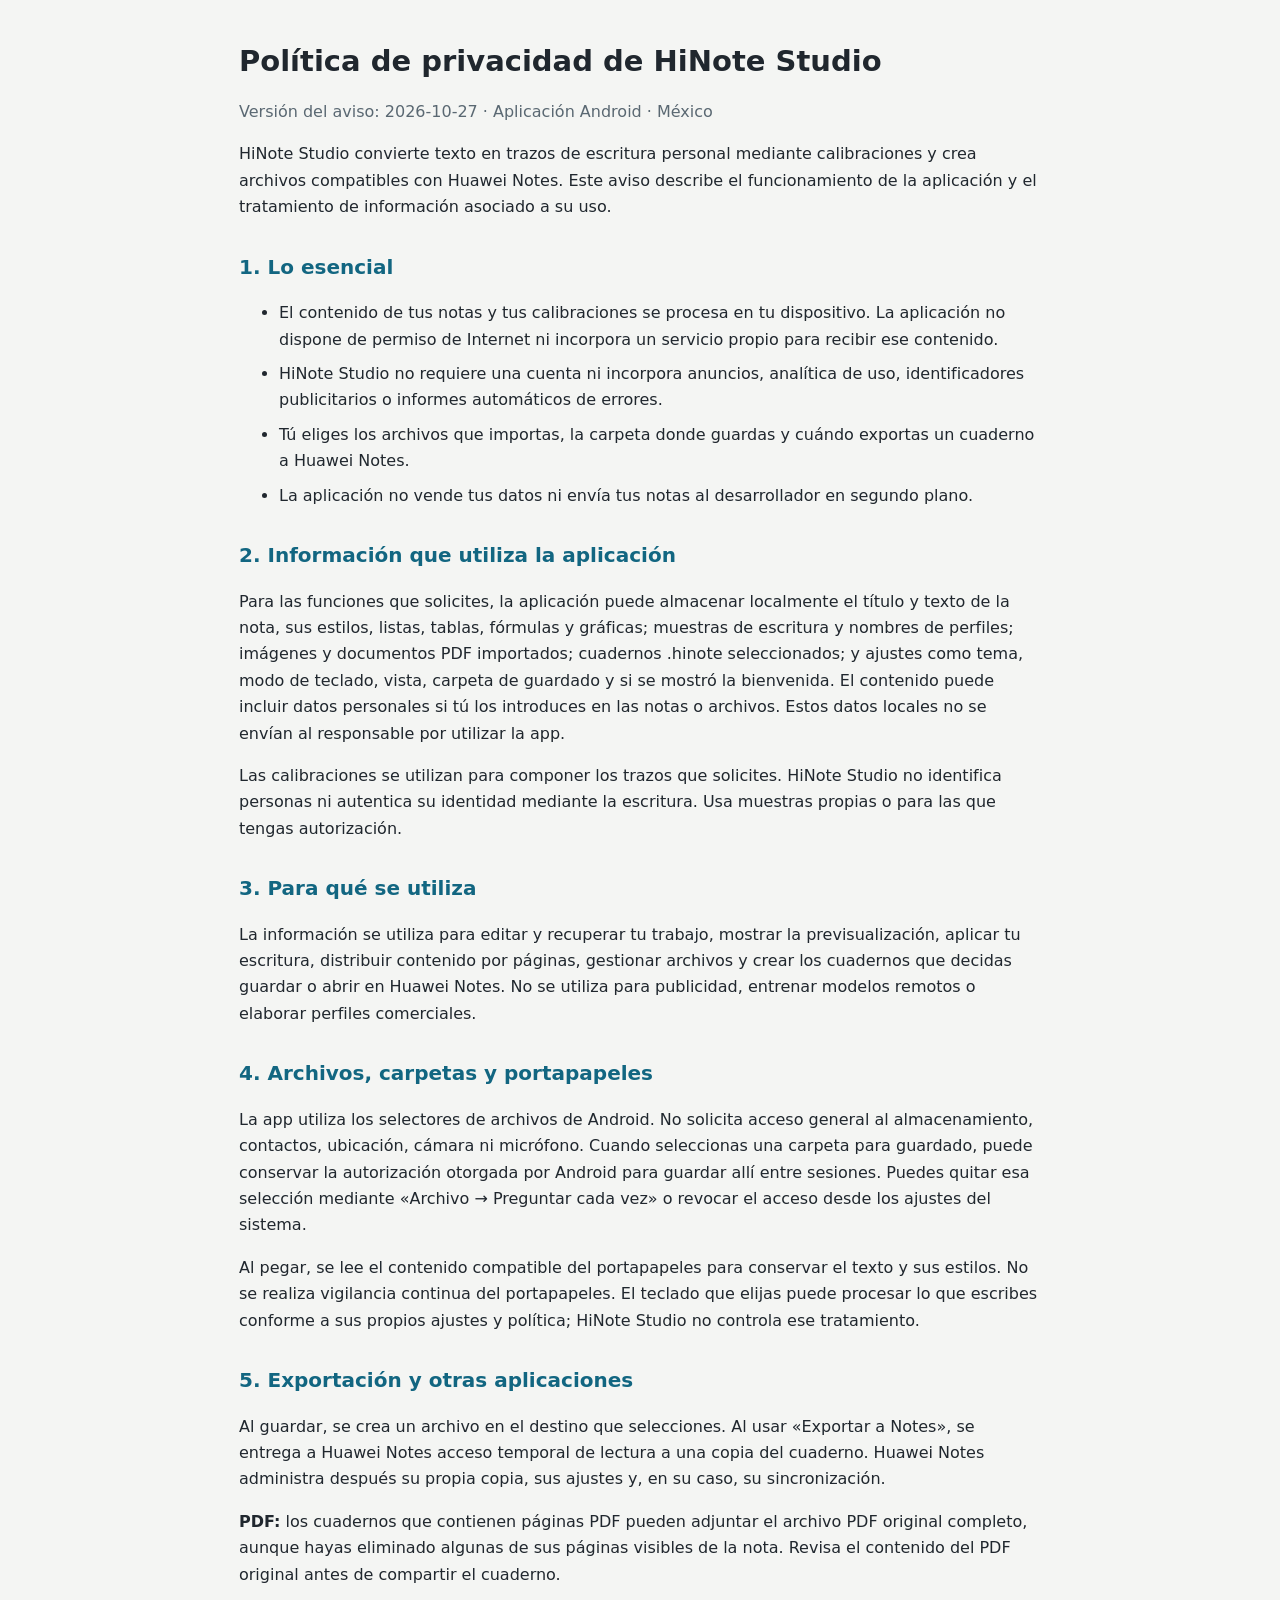
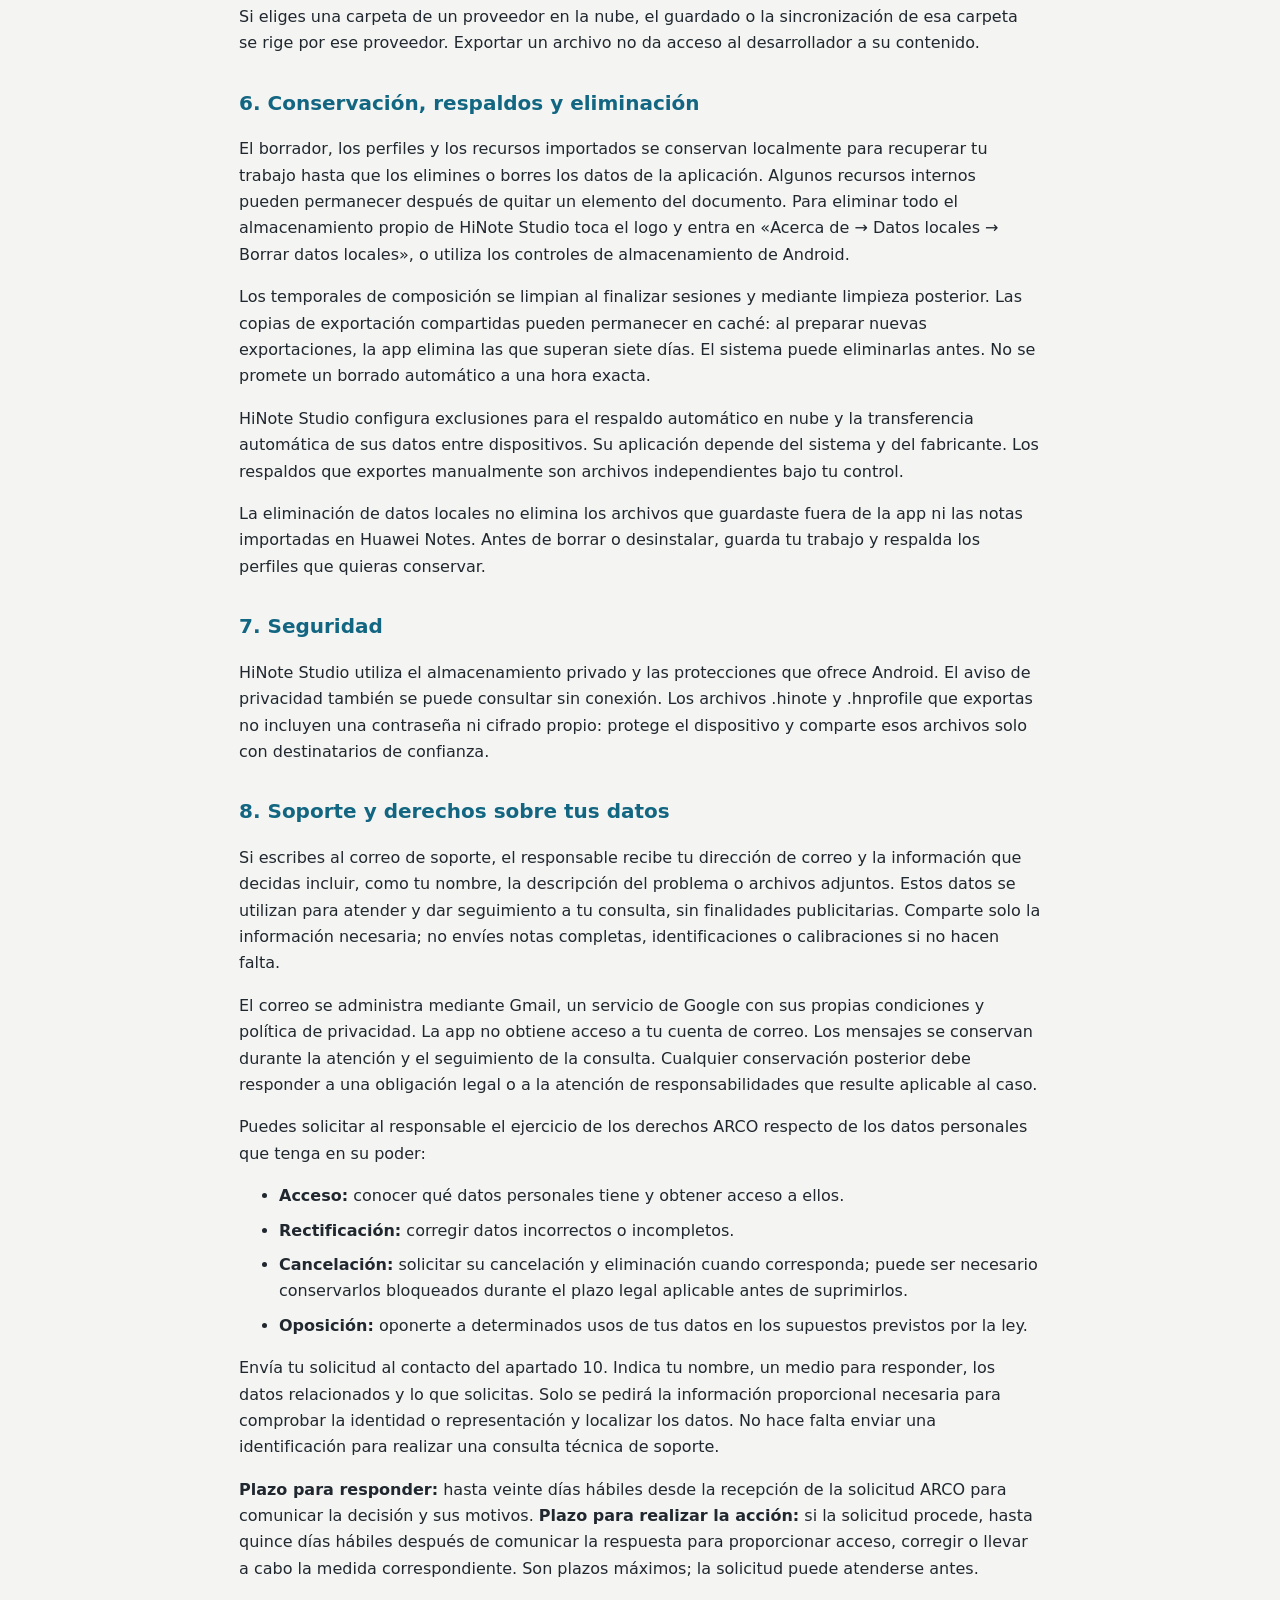
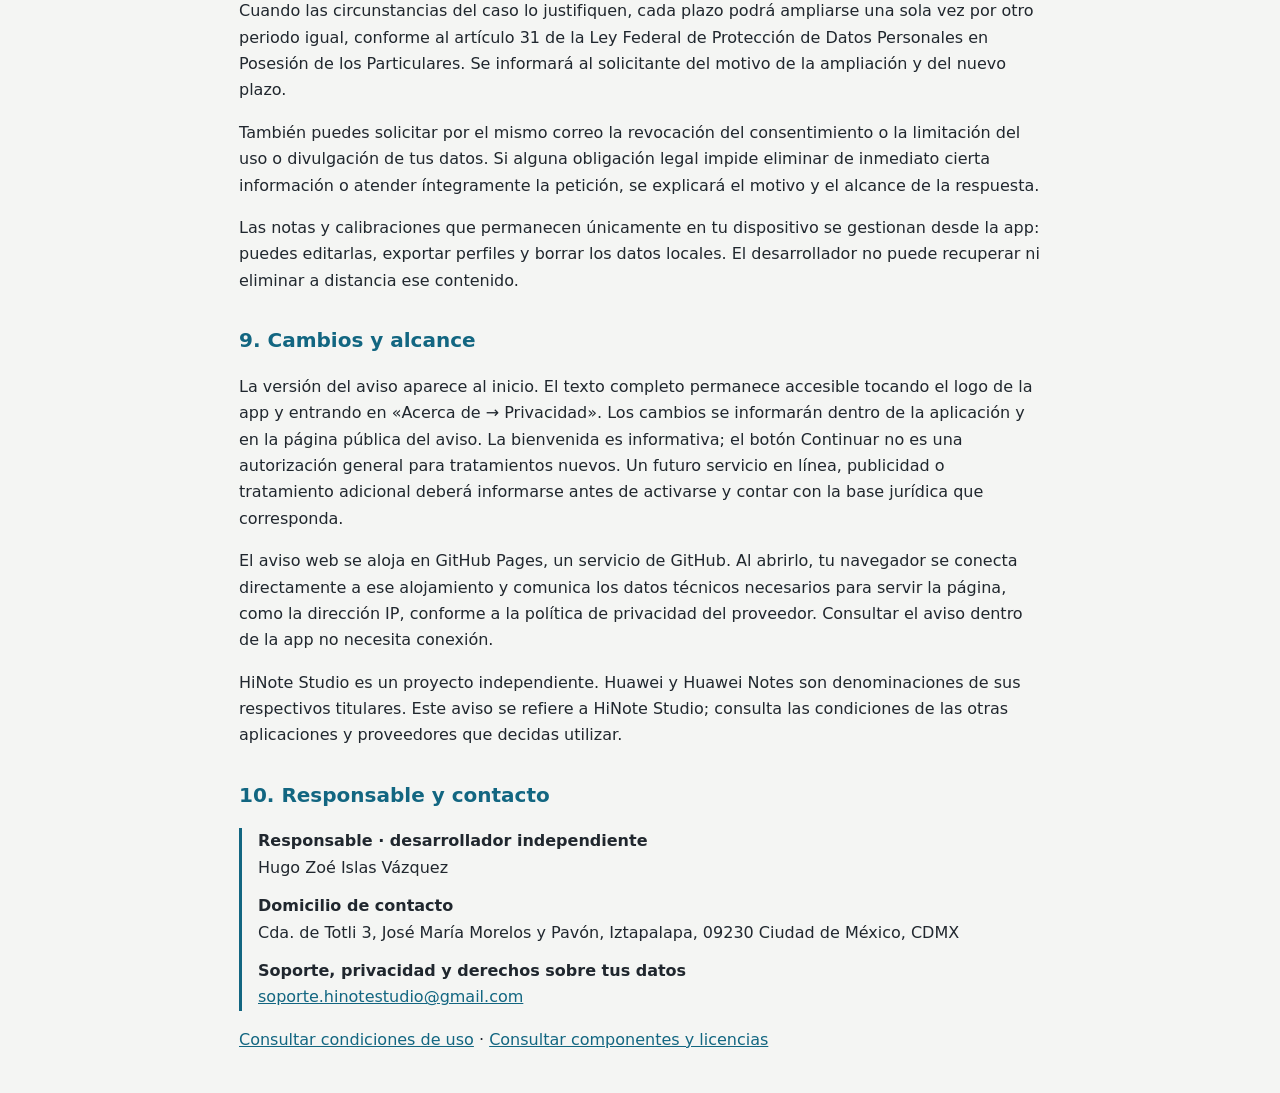
<file: docs/privacy/index.html>
<!doctype html><html lang="es-MX" data-theme="light"><head><meta charset="utf-8">
<meta name="viewport" content="width=device-width,initial-scale=1">
<meta http-equiv="Content-Security-Policy" content="default-src 'none'; style-src 'unsafe-inline'; base-uri 'none'; form-action 'none'; frame-src 'none'">
<title>Política de privacidad · HiNote Studio</title><style>
:root{color-scheme:light;--bg:#f4f5f3;--ink:#20272e;--muted:#5a6872;--line:#cbd3d6;--accent:#126681;--warn:#fff0c6}
[data-theme=dark]{color-scheme:dark;--bg:#161b20;--ink:#dde4e9;--muted:#a6b4bf;--line:#3e4b55;--accent:#a8cdd8;--warn:#493e27}
*{box-sizing:border-box}body{margin:auto;padding:24px;max-width:850px;background:var(--bg);color:var(--ink);font:16px/1.65 system-ui,sans-serif}
h1{font-size:29px;line-height:1.25}h2{font-size:20px;margin-top:30px;color:var(--accent)}h3{font-size:17px}a{color:var(--accent)}
small,.muted{color:var(--muted)}.notice{padding:16px;border:1px solid var(--line);border-radius:12px;background:var(--warn)}
li{margin:8px 0}dl{border-left:3px solid var(--accent);padding-left:16px}dt{font-weight:650}dd{margin:0 0 12px;overflow-wrap:anywhere}
pre{white-space:pre-wrap;overflow-wrap:anywhere;font:13px/1.5 ui-monospace,monospace}details{border-top:1px solid var(--line);padding:16px 0}summary{cursor:pointer;font-weight:650}
</style></head><body><h1>Política de privacidad de HiNote Studio</h1>
<p class="muted">Versión del aviso: 2026-10-27 · Aplicación Android · México</p>
<p>HiNote Studio convierte texto en trazos de escritura personal mediante calibraciones y crea archivos compatibles con Huawei Notes. Este aviso describe el funcionamiento de la aplicación y el tratamiento de información asociado a su uso.</p>
<h2>1. Lo esencial</h2><ul>
<li>El contenido de tus notas y tus calibraciones se procesa en tu dispositivo. La aplicación no dispone de permiso de Internet ni incorpora un servicio propio para recibir ese contenido.</li>
<li>HiNote Studio no requiere una cuenta ni incorpora anuncios, analítica de uso, identificadores publicitarios o informes automáticos de errores.</li>
<li>Tú eliges los archivos que importas, la carpeta donde guardas y cuándo exportas un cuaderno a Huawei Notes.</li>
<li>La aplicación no vende tus datos ni envía tus notas al desarrollador en segundo plano.</li></ul>
<h2>2. Información que utiliza la aplicación</h2>
<p>Para las funciones que solicites, la aplicación puede almacenar localmente el título y texto de la nota, sus estilos, listas, tablas, fórmulas y gráficas; muestras de escritura y nombres de perfiles; imágenes y documentos PDF importados; cuadernos .hinote seleccionados; y ajustes como tema, modo de teclado, vista, carpeta de guardado y si se mostró la bienvenida. El contenido puede incluir datos personales si tú los introduces en las notas o archivos. Estos datos locales no se envían al responsable por utilizar la app.</p>
<p>Las calibraciones se utilizan para componer los trazos que solicites. HiNote Studio no identifica personas ni autentica su identidad mediante la escritura. Usa muestras propias o para las que tengas autorización.</p>
<h2>3. Para qué se utiliza</h2>
<p>La información se utiliza para editar y recuperar tu trabajo, mostrar la previsualización, aplicar tu escritura, distribuir contenido por páginas, gestionar archivos y crear los cuadernos que decidas guardar o abrir en Huawei Notes. No se utiliza para publicidad, entrenar modelos remotos o elaborar perfiles comerciales.</p>
<h2>4. Archivos, carpetas y portapapeles</h2>
<p>La app utiliza los selectores de archivos de Android. No solicita acceso general al almacenamiento, contactos, ubicación, cámara ni micrófono. Cuando seleccionas una carpeta para guardado, puede conservar la autorización otorgada por Android para guardar allí entre sesiones. Puedes quitar esa selección mediante «Archivo → Preguntar cada vez» o revocar el acceso desde los ajustes del sistema.</p>
<p>Al pegar, se lee el contenido compatible del portapapeles para conservar el texto y sus estilos. No se realiza vigilancia continua del portapapeles. El teclado que elijas puede procesar lo que escribes conforme a sus propios ajustes y política; HiNote Studio no controla ese tratamiento.</p>
<h2>5. Exportación y otras aplicaciones</h2>
<p>Al guardar, se crea un archivo en el destino que selecciones. Al usar «Exportar a Notes», se entrega a Huawei Notes acceso temporal de lectura a una copia del cuaderno. Huawei Notes administra después su propia copia, sus ajustes y, en su caso, su sincronización.</p>
<p><strong>PDF:</strong> los cuadernos que contienen páginas PDF pueden adjuntar el archivo PDF original completo, aunque hayas eliminado algunas de sus páginas visibles de la nota. Revisa el contenido del PDF original antes de compartir el cuaderno.</p>
<p>Si eliges una carpeta de un proveedor en la nube, el guardado o la sincronización de esa carpeta se rige por ese proveedor. Exportar un archivo no da acceso al desarrollador a su contenido.</p>
<h2>6. Conservación, respaldos y eliminación</h2>
<p>El borrador, los perfiles y los recursos importados se conservan localmente para recuperar tu trabajo hasta que los elimines o borres los datos de la aplicación. Algunos recursos internos pueden permanecer después de quitar un elemento del documento. Para eliminar todo el almacenamiento propio de HiNote Studio toca el logo y entra en «Acerca de → Datos locales → Borrar datos locales», o utiliza los controles de almacenamiento de Android.</p>
<p>Los temporales de composición se limpian al finalizar sesiones y mediante limpieza posterior. Las copias de exportación compartidas pueden permanecer en caché: al preparar nuevas exportaciones, la app elimina las que superan siete días. El sistema puede eliminarlas antes. No se promete un borrado automático a una hora exacta.</p>
<p>HiNote Studio configura exclusiones para el respaldo automático en nube y la transferencia automática de sus datos entre dispositivos. Su aplicación depende del sistema y del fabricante. Los respaldos que exportes manualmente son archivos independientes bajo tu control.</p>
<p>La eliminación de datos locales no elimina los archivos que guardaste fuera de la app ni las notas importadas en Huawei Notes. Antes de borrar o desinstalar, guarda tu trabajo y respalda los perfiles que quieras conservar.</p>
<h2>7. Seguridad</h2>
<p>HiNote Studio utiliza el almacenamiento privado y las protecciones que ofrece Android. El aviso de privacidad también se puede consultar sin conexión. Los archivos .hinote y .hnprofile que exportas no incluyen una contraseña ni cifrado propio: protege el dispositivo y comparte esos archivos solo con destinatarios de confianza.</p>
<h2>8. Soporte y derechos sobre tus datos</h2>
<p>Si escribes al correo de soporte, el responsable recibe tu dirección de correo y la información que decidas incluir, como tu nombre, la descripción del problema o archivos adjuntos. Estos datos se utilizan para atender y dar seguimiento a tu consulta, sin finalidades publicitarias. Comparte solo la información necesaria; no envíes notas completas, identificaciones o calibraciones si no hacen falta.</p>
<p>El correo se administra mediante Gmail, un servicio de Google con sus propias condiciones y política de privacidad. La app no obtiene acceso a tu cuenta de correo. Los mensajes se conservan durante la atención y el seguimiento de la consulta. Cualquier conservación posterior debe responder a una obligación legal o a la atención de responsabilidades que resulte aplicable al caso.</p>
<p>Puedes solicitar al responsable el ejercicio de los derechos ARCO respecto de los datos personales que tenga en su poder:</p>
<ul><li><strong>Acceso:</strong> conocer qué datos personales tiene y obtener acceso a ellos.</li>
<li><strong>Rectificación:</strong> corregir datos incorrectos o incompletos.</li>
<li><strong>Cancelación:</strong> solicitar su cancelación y eliminación cuando corresponda; puede ser necesario conservarlos bloqueados durante el plazo legal aplicable antes de suprimirlos.</li>
<li><strong>Oposición:</strong> oponerte a determinados usos de tus datos en los supuestos previstos por la ley.</li></ul>
<p>Envía tu solicitud al contacto del apartado 10. Indica tu nombre, un medio para responder, los datos relacionados y lo que solicitas. Solo se pedirá la información proporcional necesaria para comprobar la identidad o representación y localizar los datos. No hace falta enviar una identificación para realizar una consulta técnica de soporte.</p>
<p><strong>Plazo para responder:</strong> hasta veinte días hábiles desde la recepción de la solicitud ARCO para comunicar la decisión y sus motivos. <strong>Plazo para realizar la acción:</strong> si la solicitud procede, hasta quince días hábiles después de comunicar la respuesta para proporcionar acceso, corregir o llevar a cabo la medida correspondiente. Son plazos máximos; la solicitud puede atenderse antes.</p>
<p>Cuando las circunstancias del caso lo justifiquen, cada plazo podrá ampliarse una sola vez por otro periodo igual, conforme al artículo 31 de la Ley Federal de Protección de Datos Personales en Posesión de los Particulares. Se informará al solicitante del motivo de la ampliación y del nuevo plazo.</p>
<p>También puedes solicitar por el mismo correo la revocación del consentimiento o la limitación del uso o divulgación de tus datos. Si alguna obligación legal impide eliminar de inmediato cierta información o atender íntegramente la petición, se explicará el motivo y el alcance de la respuesta.</p>
<p>Las notas y calibraciones que permanecen únicamente en tu dispositivo se gestionan desde la app: puedes editarlas, exportar perfiles y borrar los datos locales. El desarrollador no puede recuperar ni eliminar a distancia ese contenido.</p>
<h2>9. Cambios y alcance</h2>
<p>La versión del aviso aparece al inicio. El texto completo permanece accesible tocando el logo de la app y entrando en «Acerca de → Privacidad». Los cambios se informarán dentro de la aplicación y en la página pública del aviso. La bienvenida es informativa; el botón Continuar no es una autorización general para tratamientos nuevos. Un futuro servicio en línea, publicidad o tratamiento adicional deberá informarse antes de activarse y contar con la base jurídica que corresponda.</p>
<p>El aviso web se aloja en GitHub Pages, un servicio de GitHub. Al abrirlo, tu navegador se conecta directamente a ese alojamiento y comunica los datos técnicos necesarios para servir la página, como la dirección IP, conforme a la política de privacidad del proveedor. Consultar el aviso dentro de la app no necesita conexión.</p>
<p>HiNote Studio es un proyecto independiente. Huawei y Huawei Notes son denominaciones de sus respectivos titulares. Este aviso se refiere a HiNote Studio; consulta las condiciones de las otras aplicaciones y proveedores que decidas utilizar.</p>
<h2>10. Responsable y contacto</h2><dl>
<dt>Responsable · desarrollador independiente</dt><dd>Hugo Zoé Islas Vázquez</dd>
<dt>Domicilio de contacto</dt><dd>Cda. de Totli 3, José María Morelos y Pavón, Iztapalapa, 09230 Ciudad de México, CDMX</dd>
<dt>Soporte, privacidad y derechos sobre tus datos</dt><dd><a href="mailto:soporte.hinotestudio@gmail.com">soporte.hinotestudio@gmail.com</a></dd></dl>
<p><a href="terms.html">Consultar condiciones de uso</a> · <a href="licenses.html">Consultar componentes y licencias</a></p></body></html>
</file>
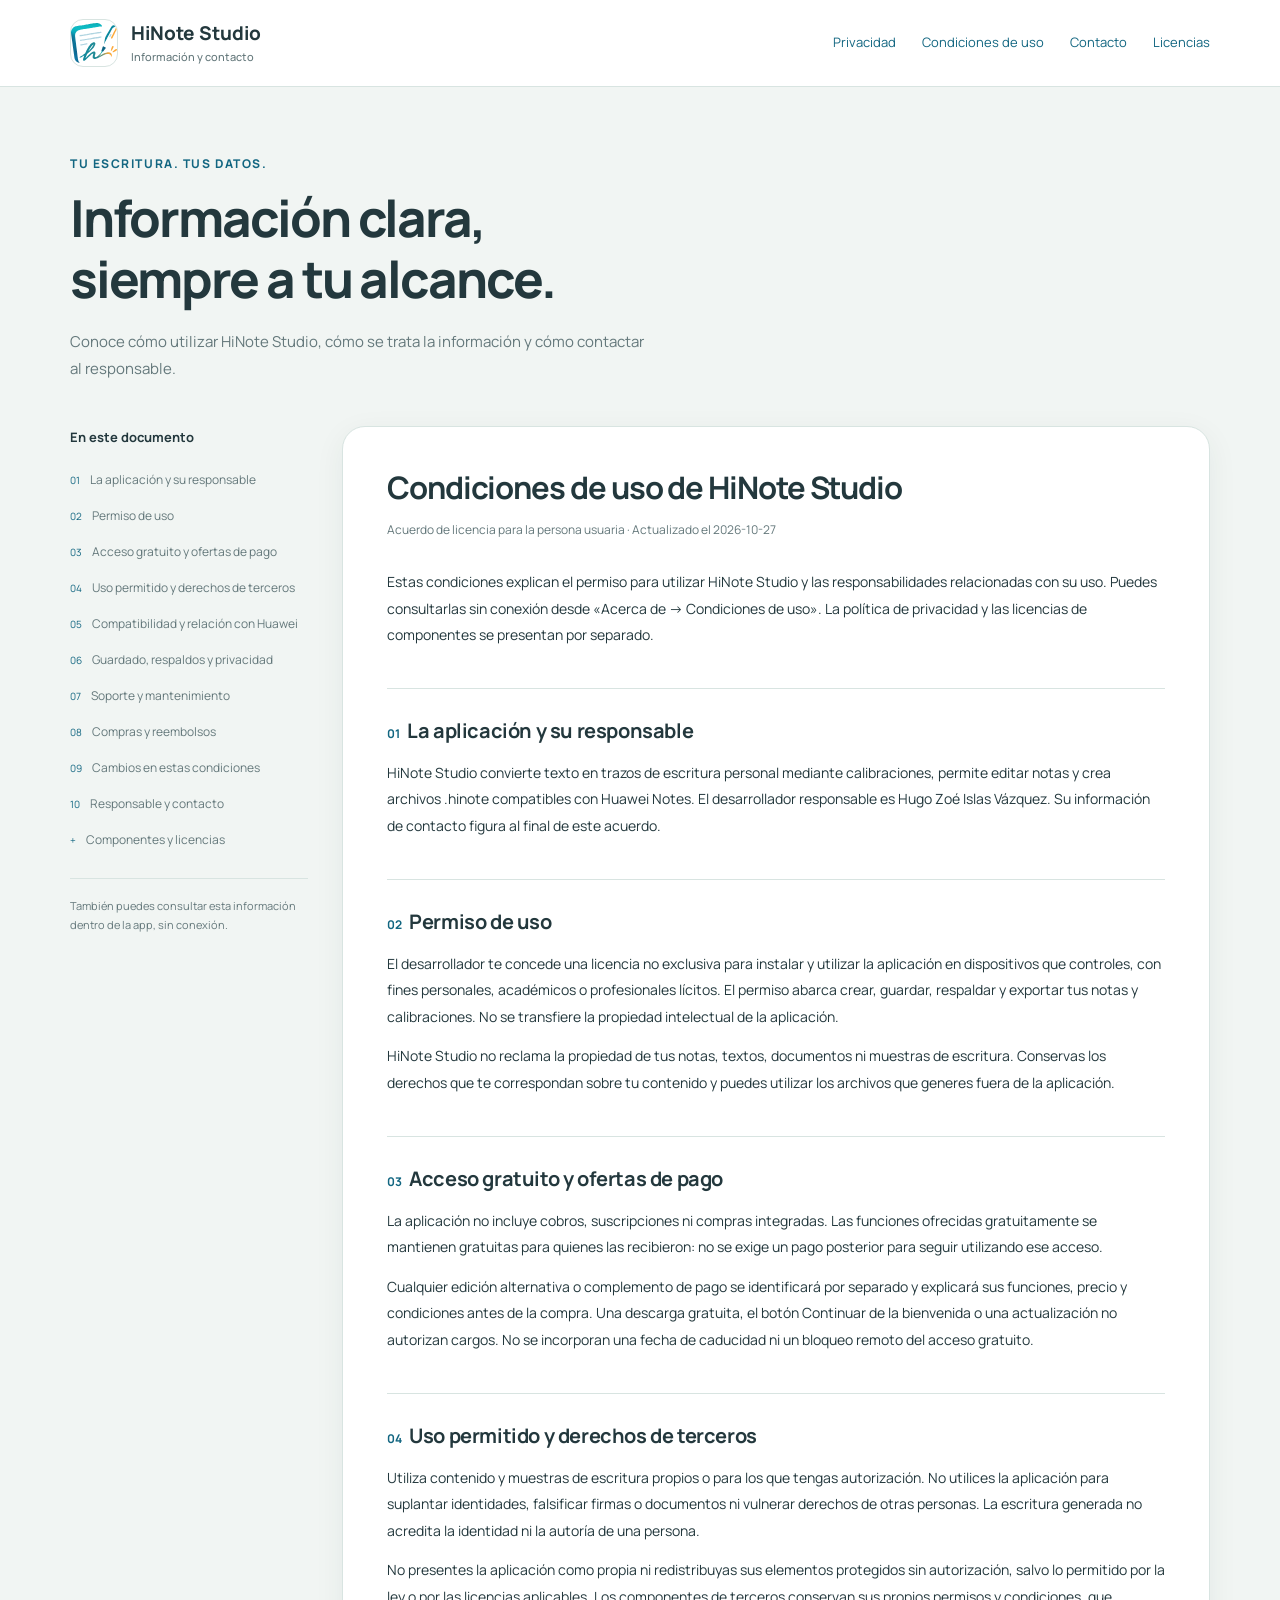
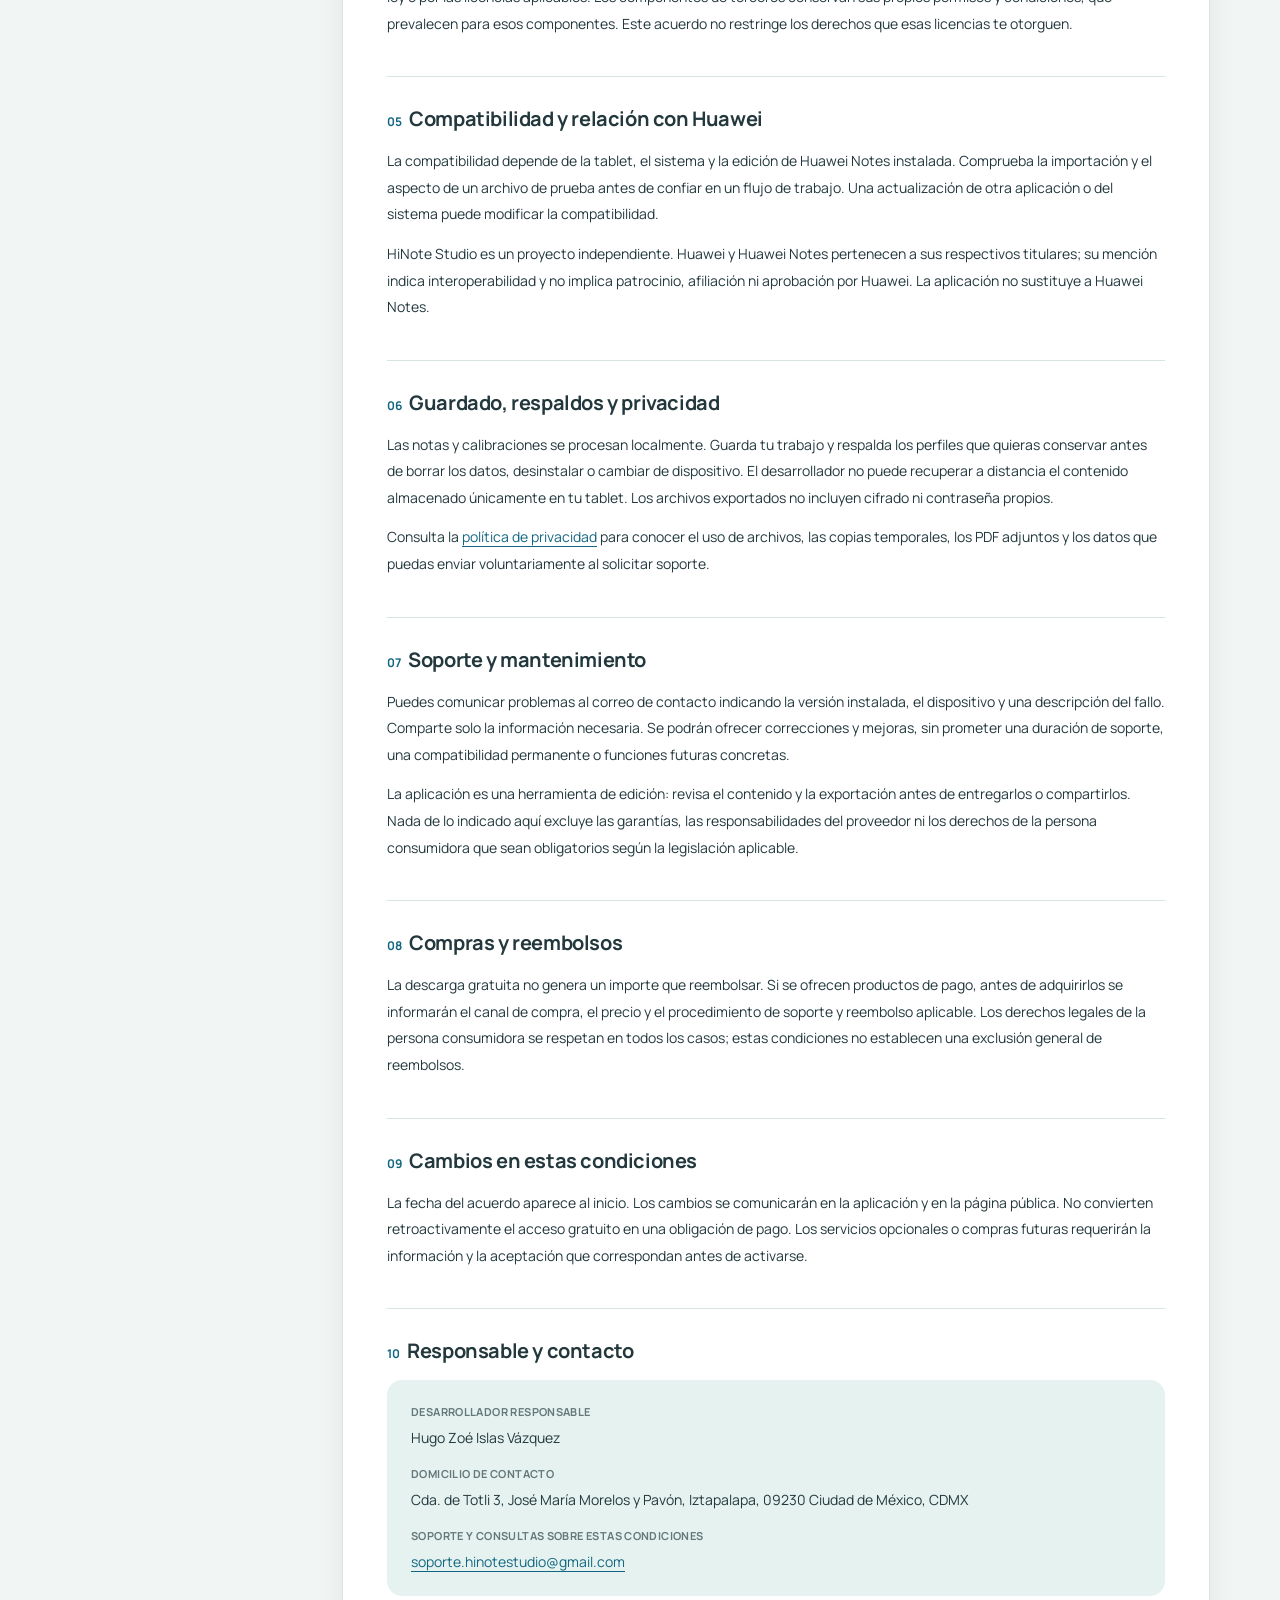
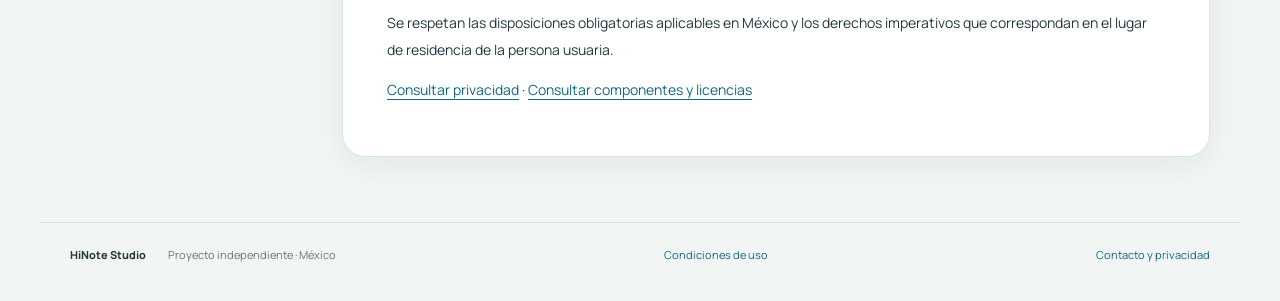
<file: terms.html>
<!doctype html><html lang="es-MX"><head><meta charset="utf-8">
<meta name="viewport" content="width=device-width,initial-scale=1">
<meta name="description" content="Privacidad, condiciones de uso, contacto y licencias de HiNote Studio.">
<meta http-equiv="Content-Security-Policy" content="default-src 'none'; style-src 'self'; font-src 'self'; img-src 'self'; base-uri 'none'; form-action 'none'">
<title>Condiciones de uso · HiNote Studio</title>
<link rel="canonical" href="https://victor55101.github.io/HiNote-Studio-Tablet/terms.html">
<link rel="icon" href="assets/logo.svg" type="image/svg+xml"><link rel="stylesheet" href="assets/style.css">
</head><body><a class="skip" href="#contenido">Ir al contenido</a>
<header class="site-header"><div class="header-inner"><a class="brand" href="index.html"><img src="assets/logo.svg" width="48" height="48" alt=""><span>HiNote Studio<small>Información y contacto</small></span></a><nav aria-label="Navegación principal"><a href="index.html#contenido">Privacidad</a><a href="terms.html#contenido">Condiciones de uso</a><a href="#apartado-10">Contacto</a><a href="index.html#licencias">Licencias</a></nav></div></header>
<div class="page-intro"><p class="eyebrow">Tu escritura. Tus datos.</p><p class="intro-title">Información clara,<br>siempre a tu alcance.</p><p class="intro-copy">Conoce cómo utilizar HiNote Studio, cómo se trata la información y cómo contactar al responsable.</p></div>
<div class="document-layout"><aside class="contents" aria-label="En este documento"><strong>En este documento</strong><a href="#apartado-1"><span>01</span>La aplicación y su responsable</a><a href="#apartado-2"><span>02</span>Permiso de uso</a><a href="#apartado-3"><span>03</span>Acceso gratuito y ofertas de pago</a><a href="#apartado-4"><span>04</span>Uso permitido y derechos de terceros</a><a href="#apartado-5"><span>05</span>Compatibilidad y relación con Huawei</a><a href="#apartado-6"><span>06</span>Guardado, respaldos y privacidad</a><a href="#apartado-7"><span>07</span>Soporte y mantenimiento</a><a href="#apartado-8"><span>08</span>Compras y reembolsos</a><a href="#apartado-9"><span>09</span>Cambios en estas condiciones</a><a href="#apartado-10"><span>10</span>Responsable y contacto</a><a href="index.html#licencias"><span>+</span>Componentes y licencias</a><p>También puedes consultar esta información dentro de la app, sin conexión.</p></aside><main id="contenido" class="document"><h1>Condiciones de uso de HiNote Studio</h1>
<p class="muted">Acuerdo de licencia para la persona usuaria · Actualizado el 2026-10-27</p>
<p>Estas condiciones explican el permiso para utilizar HiNote Studio y las responsabilidades relacionadas con su uso. Puedes consultarlas sin conexión desde «Acerca de → Condiciones de uso». La política de privacidad y las licencias de componentes se presentan por separado.</p>
<h2 id="apartado-1"><span class="section-number">01</span>La aplicación y su responsable</h2>
<p>HiNote Studio convierte texto en trazos de escritura personal mediante calibraciones, permite editar notas y crea archivos .hinote compatibles con Huawei Notes. El desarrollador responsable es Hugo Zoé Islas Vázquez. Su información de contacto figura al final de este acuerdo.</p>
<h2 id="apartado-2"><span class="section-number">02</span>Permiso de uso</h2>
<p>El desarrollador te concede una licencia no exclusiva para instalar y utilizar la aplicación en dispositivos que controles, con fines personales, académicos o profesionales lícitos. El permiso abarca crear, guardar, respaldar y exportar tus notas y calibraciones. No se transfiere la propiedad intelectual de la aplicación.</p>
<p>HiNote Studio no reclama la propiedad de tus notas, textos, documentos ni muestras de escritura. Conservas los derechos que te correspondan sobre tu contenido y puedes utilizar los archivos que generes fuera de la aplicación.</p>
<h2 id="apartado-3"><span class="section-number">03</span>Acceso gratuito y ofertas de pago</h2>
<p>La aplicación no incluye cobros, suscripciones ni compras integradas. Las funciones ofrecidas gratuitamente se mantienen gratuitas para quienes las recibieron: no se exige un pago posterior para seguir utilizando ese acceso.</p>
<p>Cualquier edición alternativa o complemento de pago se identificará por separado y explicará sus funciones, precio y condiciones antes de la compra. Una descarga gratuita, el botón Continuar de la bienvenida o una actualización no autorizan cargos. No se incorporan una fecha de caducidad ni un bloqueo remoto del acceso gratuito.</p>
<h2 id="apartado-4"><span class="section-number">04</span>Uso permitido y derechos de terceros</h2>
<p>Utiliza contenido y muestras de escritura propios o para los que tengas autorización. No utilices la aplicación para suplantar identidades, falsificar firmas o documentos ni vulnerar derechos de otras personas. La escritura generada no acredita la identidad ni la autoría de una persona.</p>
<p>No presentes la aplicación como propia ni redistribuyas sus elementos protegidos sin autorización, salvo lo permitido por la ley o por las licencias aplicables. Los componentes de terceros conservan sus propios permisos y condiciones, que prevalecen para esos componentes. Este acuerdo no restringe los derechos que esas licencias te otorguen.</p>
<h2 id="apartado-5"><span class="section-number">05</span>Compatibilidad y relación con Huawei</h2>
<p>La compatibilidad depende de la tablet, el sistema y la edición de Huawei Notes instalada. Comprueba la importación y el aspecto de un archivo de prueba antes de confiar en un flujo de trabajo. Una actualización de otra aplicación o del sistema puede modificar la compatibilidad.</p>
<p>HiNote Studio es un proyecto independiente. Huawei y Huawei Notes pertenecen a sus respectivos titulares; su mención indica interoperabilidad y no implica patrocinio, afiliación ni aprobación por Huawei. La aplicación no sustituye a Huawei Notes.</p>
<h2 id="apartado-6"><span class="section-number">06</span>Guardado, respaldos y privacidad</h2>
<p>Las notas y calibraciones se procesan localmente. Guarda tu trabajo y respalda los perfiles que quieras conservar antes de borrar los datos, desinstalar o cambiar de dispositivo. El desarrollador no puede recuperar a distancia el contenido almacenado únicamente en tu tablet. Los archivos exportados no incluyen cifrado ni contraseña propios.</p>
<p>Consulta la <a href="index.html">política de privacidad</a> para conocer el uso de archivos, las copias temporales, los PDF adjuntos y los datos que puedas enviar voluntariamente al solicitar soporte.</p>
<h2 id="apartado-7"><span class="section-number">07</span>Soporte y mantenimiento</h2>
<p>Puedes comunicar problemas al correo de contacto indicando la versión instalada, el dispositivo y una descripción del fallo. Comparte solo la información necesaria. Se podrán ofrecer correcciones y mejoras, sin prometer una duración de soporte, una compatibilidad permanente o funciones futuras concretas.</p>
<p>La aplicación es una herramienta de edición: revisa el contenido y la exportación antes de entregarlos o compartirlos. Nada de lo indicado aquí excluye las garantías, las responsabilidades del proveedor ni los derechos de la persona consumidora que sean obligatorios según la legislación aplicable.</p>
<h2 id="apartado-8"><span class="section-number">08</span>Compras y reembolsos</h2>
<p>La descarga gratuita no genera un importe que reembolsar. Si se ofrecen productos de pago, antes de adquirirlos se informarán el canal de compra, el precio y el procedimiento de soporte y reembolso aplicable. Los derechos legales de la persona consumidora se respetan en todos los casos; estas condiciones no establecen una exclusión general de reembolsos.</p>
<h2 id="apartado-9"><span class="section-number">09</span>Cambios en estas condiciones</h2>
<p>La fecha del acuerdo aparece al inicio. Los cambios se comunicarán en la aplicación y en la página pública. No convierten retroactivamente el acceso gratuito en una obligación de pago. Los servicios opcionales o compras futuras requerirán la información y la aceptación que correspondan antes de activarse.</p>
<h2 id="apartado-10"><span class="section-number">10</span>Responsable y contacto</h2><dl>
<dt>Desarrollador responsable</dt><dd>Hugo Zoé Islas Vázquez</dd>
<dt>Domicilio de contacto</dt><dd>Cda. de Totli 3, José María Morelos y Pavón, Iztapalapa, 09230 Ciudad de México, CDMX</dd>
<dt>Soporte y consultas sobre estas condiciones</dt><dd><a href="mailto:soporte.hinotestudio@gmail.com">soporte.hinotestudio@gmail.com</a></dd></dl>
<p>Se respetan las disposiciones obligatorias aplicables en México y los derechos imperativos que correspondan en el lugar de residencia de la persona usuaria.</p>
<p><a href="index.html">Consultar privacidad</a> · <a href="index.html#licencias">Consultar componentes y licencias</a></p></main></div>
<footer><span>HiNote Studio</span><span>Proyecto independiente · México</span><a href="terms.html">Condiciones de uso</a><a href="index.html#apartado-10">Contacto y privacidad</a></footer></body></html>
</file>
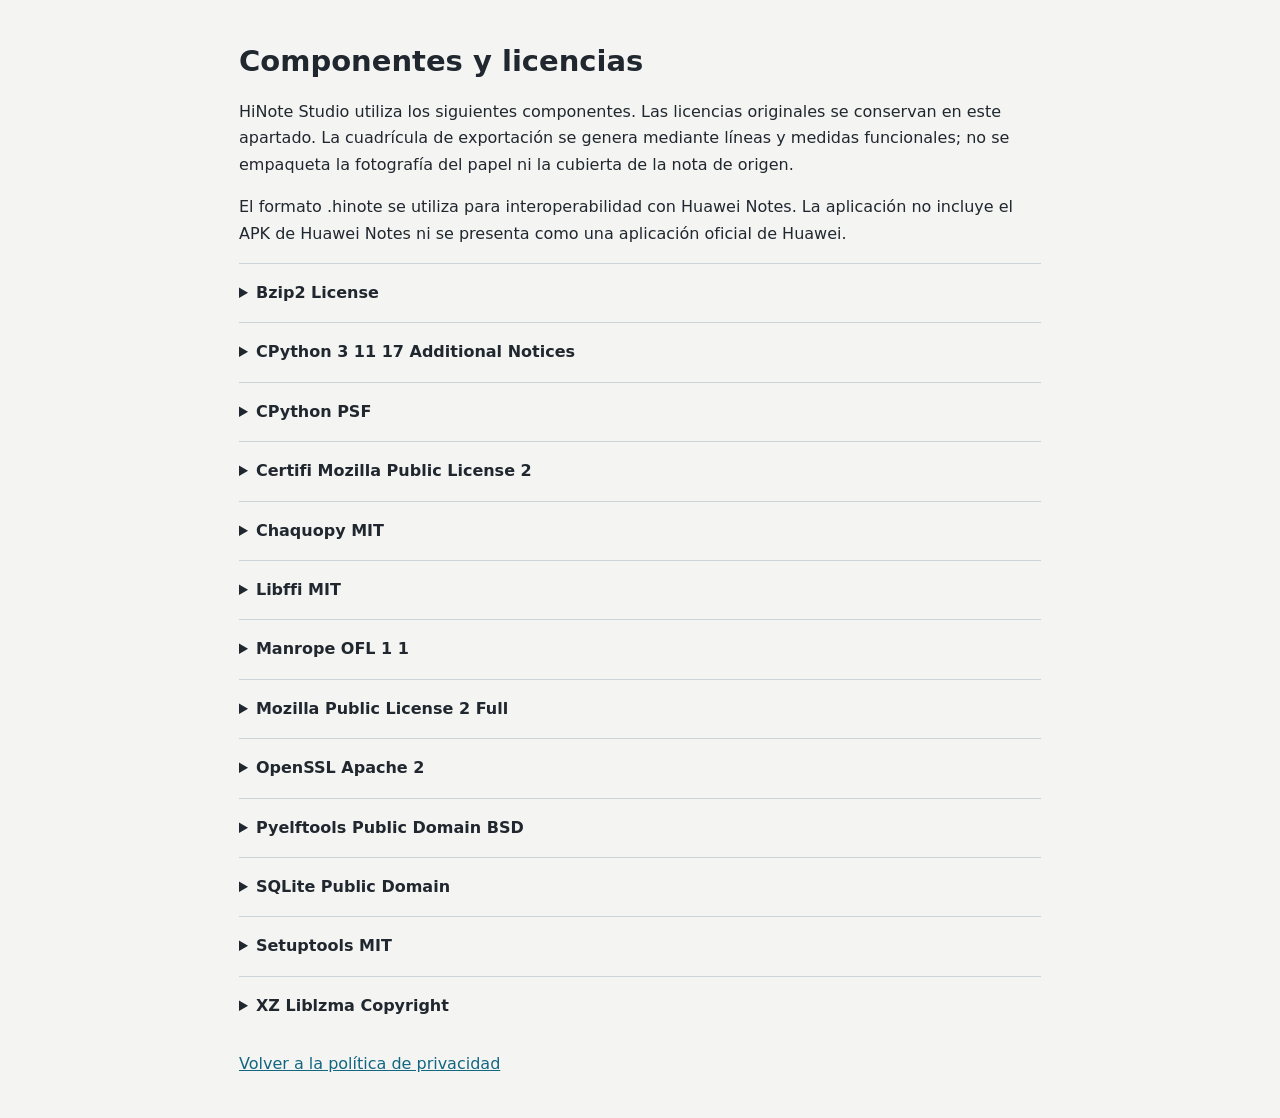
<file: docs/privacy/licenses.html>
<!doctype html><html lang="es-MX" data-theme="light"><head><meta charset="utf-8">
<meta name="viewport" content="width=device-width,initial-scale=1">
<meta http-equiv="Content-Security-Policy" content="default-src 'none'; style-src 'unsafe-inline'; base-uri 'none'; form-action 'none'; frame-src 'none'">
<title>Componentes y licencias · HiNote Studio</title><style>
:root{color-scheme:light;--bg:#f4f5f3;--ink:#20272e;--muted:#5a6872;--line:#cbd3d6;--accent:#126681;--warn:#fff0c6}
[data-theme=dark]{color-scheme:dark;--bg:#161b20;--ink:#dde4e9;--muted:#a6b4bf;--line:#3e4b55;--accent:#a8cdd8;--warn:#493e27}
*{box-sizing:border-box}body{margin:auto;padding:24px;max-width:850px;background:var(--bg);color:var(--ink);font:16px/1.65 system-ui,sans-serif}
h1{font-size:29px;line-height:1.25}h2{font-size:20px;margin-top:30px;color:var(--accent)}h3{font-size:17px}a{color:var(--accent)}
small,.muted{color:var(--muted)}.notice{padding:16px;border:1px solid var(--line);border-radius:12px;background:var(--warn)}
li{margin:8px 0}dl{border-left:3px solid var(--accent);padding-left:16px}dt{font-weight:650}dd{margin:0 0 12px;overflow-wrap:anywhere}
pre{white-space:pre-wrap;overflow-wrap:anywhere;font:13px/1.5 ui-monospace,monospace}details{border-top:1px solid var(--line);padding:16px 0}summary{cursor:pointer;font-weight:650}
</style></head><body><h1>Componentes y licencias</h1><p>HiNote Studio utiliza los siguientes componentes. Las licencias originales se conservan en este apartado. La cuadrícula de exportación se genera mediante líneas y medidas funcionales; no se empaqueta la fotografía del papel ni la cubierta de la nota de origen.</p><p>El formato .hinote se utiliza para interoperabilidad con Huawei Notes. La aplicación no incluye el APK de Huawei Notes ni se presenta como una aplicación oficial de Huawei.</p><details><summary>Bzip2 License</summary><pre>
--------------------------------------------------------------------------

This program, &quot;bzip2&quot;, the associated library &quot;libbzip2&quot;, and all
documentation, are copyright (C) 1996-2019 Julian R Seward.  All
rights reserved.

Redistribution and use in source and binary forms, with or without
modification, are permitted provided that the following conditions
are met:

1. Redistributions of source code must retain the above copyright
   notice, this list of conditions and the following disclaimer.

2. The origin of this software must not be misrepresented; you must
   not claim that you wrote the original software.  If you use this
   software in a product, an acknowledgment in the product
   documentation would be appreciated but is not required.

3. Altered source versions must be plainly marked as such, and must
   not be misrepresented as being the original software.

4. The name of the author may not be used to endorse or promote
   products derived from this software without specific prior written
   permission.

THIS SOFTWARE IS PROVIDED BY THE AUTHOR ``AS IS&#x27;&#x27; AND ANY EXPRESS
OR IMPLIED WARRANTIES, INCLUDING, BUT NOT LIMITED TO, THE IMPLIED
WARRANTIES OF MERCHANTABILITY AND FITNESS FOR A PARTICULAR PURPOSE
ARE DISCLAIMED.  IN NO EVENT SHALL THE AUTHOR BE LIABLE FOR ANY
DIRECT, INDIRECT, INCIDENTAL, SPECIAL, EXEMPLARY, OR CONSEQUENTIAL
DAMAGES (INCLUDING, BUT NOT LIMITED TO, PROCUREMENT OF SUBSTITUTE
GOODS OR SERVICES; LOSS OF USE, DATA, OR PROFITS; OR BUSINESS
INTERRUPTION) HOWEVER CAUSED AND ON ANY THEORY OF LIABILITY,
WHETHER IN CONTRACT, STRICT LIABILITY, OR TORT (INCLUDING
NEGLIGENCE OR OTHERWISE) ARISING IN ANY WAY OUT OF THE USE OF THIS
SOFTWARE, EVEN IF ADVISED OF THE POSSIBILITY OF SUCH DAMAGE.

Julian Seward, jseward@acm.org
bzip2/libbzip2 version 1.0.8 of 13 July 2019

--------------------------------------------------------------------------
</pre></details><details><summary>CPython 3 11 17 Additional Notices</summary><pre>.. highlight:: none

.. _history-and-license:

*******************
History and License
*******************


History of the software
=======================

Python was created in the early 1990s by Guido van Rossum at Stichting
Mathematisch Centrum (CWI, see https://www.cwi.nl/) in the Netherlands as a
successor of a language called ABC.  Guido remains Python&#x27;s principal author,
although it includes many contributions from others.

In 1995, Guido continued his work on Python at the Corporation for National
Research Initiatives (CNRI, see https://www.cnri.reston.va.us/) in Reston,
Virginia where he released several versions of the software.

In May 2000, Guido and the Python core development team moved to BeOpen.com to
form the BeOpen PythonLabs team.  In October of the same year, the PythonLabs
team moved to Digital Creations (now Zope Corporation; see
https://www.zope.org/).  In 2001, the Python Software Foundation (PSF, see
https://www.python.org/psf/) was formed, a non-profit organization created
specifically to own Python-related Intellectual Property.  Zope Corporation is a
sponsoring member of the PSF.

All Python releases are Open Source (see https://opensource.org/ for the Open
Source Definition). Historically, most, but not all, Python releases have also
been GPL-compatible; the table below summarizes the various releases.

+----------------+--------------+------------+------------+-----------------+
| Release        | Derived from | Year       | Owner      | GPL compatible? |
+================+==============+============+============+=================+
| 0.9.0 thru 1.2 | n/a          | 1991-1995  | CWI        | yes             |
+----------------+--------------+------------+------------+-----------------+
| 1.3 thru 1.5.2 | 1.2          | 1995-1999  | CNRI       | yes             |
+----------------+--------------+------------+------------+-----------------+
| 1.6            | 1.5.2        | 2000       | CNRI       | no              |
+----------------+--------------+------------+------------+-----------------+
| 2.0            | 1.6          | 2000       | BeOpen.com | no              |
+----------------+--------------+------------+------------+-----------------+
| 1.6.1          | 1.6          | 2001       | CNRI       | no              |
+----------------+--------------+------------+------------+-----------------+
| 2.1            | 2.0+1.6.1    | 2001       | PSF        | no              |
+----------------+--------------+------------+------------+-----------------+
| 2.0.1          | 2.0+1.6.1    | 2001       | PSF        | yes             |
+----------------+--------------+------------+------------+-----------------+
| 2.1.1          | 2.1+2.0.1    | 2001       | PSF        | yes             |
+----------------+--------------+------------+------------+-----------------+
| 2.1.2          | 2.1.1        | 2002       | PSF        | yes             |
+----------------+--------------+------------+------------+-----------------+
| 2.1.3          | 2.1.2        | 2002       | PSF        | yes             |
+----------------+--------------+------------+------------+-----------------+
| 2.2 and above  | 2.1.1        | 2001-now   | PSF        | yes             |
+----------------+--------------+------------+------------+-----------------+

.. note::

   GPL-compatible doesn&#x27;t mean that we&#x27;re distributing Python under the GPL.  All
   Python licenses, unlike the GPL, let you distribute a modified version without
   making your changes open source. The GPL-compatible licenses make it possible to
   combine Python with other software that is released under the GPL; the others
   don&#x27;t.

Thanks to the many outside volunteers who have worked under Guido&#x27;s direction to
make these releases possible.


Terms and conditions for accessing or otherwise using Python
============================================================

Python software and documentation are licensed under the
:ref:`PSF License Agreement &lt;PSF-license&gt;`.

Starting with Python 3.8.6, examples, recipes, and other code in
the documentation are dual licensed under the PSF License Agreement
and the :ref:`Zero-Clause BSD license &lt;BSD0&gt;`.

Some software incorporated into Python is under different licenses.
The licenses are listed with code falling under that license.
See :ref:`OtherLicenses` for an incomplete list of these licenses.


.. _PSF-license:

PSF LICENSE AGREEMENT FOR PYTHON |release|
------------------------------------------

.. parsed-literal::

   1. This LICENSE AGREEMENT is between the Python Software Foundation (&quot;PSF&quot;), and
      the Individual or Organization (&quot;Licensee&quot;) accessing and otherwise using Python
      |release| software in source or binary form and its associated documentation.

   2. Subject to the terms and conditions of this License Agreement, PSF hereby
      grants Licensee a nonexclusive, royalty-free, world-wide license to reproduce,
      analyze, test, perform and/or display publicly, prepare derivative works,
      distribute, and otherwise use Python |release| alone or in any derivative
      version, provided, however, that PSF&#x27;s License Agreement and PSF&#x27;s notice of
      copyright, i.e., &quot;Copyright © 2001-2023 Python Software Foundation; All Rights
      Reserved&quot; are retained in Python |release| alone or in any derivative version
      prepared by Licensee.

   3. In the event Licensee prepares a derivative work that is based on or
      incorporates Python |release| or any part thereof, and wants to make the
      derivative work available to others as provided herein, then Licensee hereby
      agrees to include in any such work a brief summary of the changes made to Python
      |release|.

   4. PSF is making Python |release| available to Licensee on an &quot;AS IS&quot; basis.
      PSF MAKES NO REPRESENTATIONS OR WARRANTIES, EXPRESS OR IMPLIED.  BY WAY OF
      EXAMPLE, BUT NOT LIMITATION, PSF MAKES NO AND DISCLAIMS ANY REPRESENTATION OR
      WARRANTY OF MERCHANTABILITY OR FITNESS FOR ANY PARTICULAR PURPOSE OR THAT THE
      USE OF PYTHON |release| WILL NOT INFRINGE ANY THIRD PARTY RIGHTS.

   5. PSF SHALL NOT BE LIABLE TO LICENSEE OR ANY OTHER USERS OF PYTHON |release|
      FOR ANY INCIDENTAL, SPECIAL, OR CONSEQUENTIAL DAMAGES OR LOSS AS A RESULT OF
      MODIFYING, DISTRIBUTING, OR OTHERWISE USING PYTHON |release|, OR ANY DERIVATIVE
      THEREOF, EVEN IF ADVISED OF THE POSSIBILITY THEREOF.

   6. This License Agreement will automatically terminate upon a material breach of
      its terms and conditions.

   7. Nothing in this License Agreement shall be deemed to create any relationship
      of agency, partnership, or joint venture between PSF and Licensee.  This License
      Agreement does not grant permission to use PSF trademarks or trade name in a
      trademark sense to endorse or promote products or services of Licensee, or any
      third party.

   8. By copying, installing or otherwise using Python |release|, Licensee agrees
      to be bound by the terms and conditions of this License Agreement.


BEOPEN.COM LICENSE AGREEMENT FOR PYTHON 2.0
-------------------------------------------

BEOPEN PYTHON OPEN SOURCE LICENSE AGREEMENT VERSION 1

.. parsed-literal::

   1. This LICENSE AGREEMENT is between BeOpen.com (&quot;BeOpen&quot;), having an office at
      160 Saratoga Avenue, Santa Clara, CA 95051, and the Individual or Organization
      (&quot;Licensee&quot;) accessing and otherwise using this software in source or binary
      form and its associated documentation (&quot;the Software&quot;).

   2. Subject to the terms and conditions of this BeOpen Python License Agreement,
      BeOpen hereby grants Licensee a non-exclusive, royalty-free, world-wide license
      to reproduce, analyze, test, perform and/or display publicly, prepare derivative
      works, distribute, and otherwise use the Software alone or in any derivative
      version, provided, however, that the BeOpen Python License is retained in the
      Software, alone or in any derivative version prepared by Licensee.

   3. BeOpen is making the Software available to Licensee on an &quot;AS IS&quot; basis.
      BEOPEN MAKES NO REPRESENTATIONS OR WARRANTIES, EXPRESS OR IMPLIED.  BY WAY OF
      EXAMPLE, BUT NOT LIMITATION, BEOPEN MAKES NO AND DISCLAIMS ANY REPRESENTATION OR
      WARRANTY OF MERCHANTABILITY OR FITNESS FOR ANY PARTICULAR PURPOSE OR THAT THE
      USE OF THE SOFTWARE WILL NOT INFRINGE ANY THIRD PARTY RIGHTS.

   4. BEOPEN SHALL NOT BE LIABLE TO LICENSEE OR ANY OTHER USERS OF THE SOFTWARE FOR
      ANY INCIDENTAL, SPECIAL, OR CONSEQUENTIAL DAMAGES OR LOSS AS A RESULT OF USING,
      MODIFYING OR DISTRIBUTING THE SOFTWARE, OR ANY DERIVATIVE THEREOF, EVEN IF
      ADVISED OF THE POSSIBILITY THEREOF.

   5. This License Agreement will automatically terminate upon a material breach of
      its terms and conditions.

   6. This License Agreement shall be governed by and interpreted in all respects
      by the law of the State of California, excluding conflict of law provisions.
      Nothing in this License Agreement shall be deemed to create any relationship of
      agency, partnership, or joint venture between BeOpen and Licensee.  This License
      Agreement does not grant permission to use BeOpen trademarks or trade names in a
      trademark sense to endorse or promote products or services of Licensee, or any
      third party.  As an exception, the &quot;BeOpen Python&quot; logos available at
      http://www.pythonlabs.com/logos.html may be used according to the permissions
      granted on that web page.

   7. By copying, installing or otherwise using the software, Licensee agrees to be
      bound by the terms and conditions of this License Agreement.


CNRI LICENSE AGREEMENT FOR PYTHON 1.6.1
---------------------------------------

.. parsed-literal::

   1. This LICENSE AGREEMENT is between the Corporation for National Research
      Initiatives, having an office at 1895 Preston White Drive, Reston, VA 20191
      (&quot;CNRI&quot;), and the Individual or Organization (&quot;Licensee&quot;) accessing and
      otherwise using Python 1.6.1 software in source or binary form and its
      associated documentation.

   2. Subject to the terms and conditions of this License Agreement, CNRI hereby
      grants Licensee a nonexclusive, royalty-free, world-wide license to reproduce,
      analyze, test, perform and/or display publicly, prepare derivative works,
      distribute, and otherwise use Python 1.6.1 alone or in any derivative version,
      provided, however, that CNRI&#x27;s License Agreement and CNRI&#x27;s notice of copyright,
      i.e., &quot;Copyright © 1995-2001 Corporation for National Research Initiatives; All
      Rights Reserved&quot; are retained in Python 1.6.1 alone or in any derivative version
      prepared by Licensee.  Alternately, in lieu of CNRI&#x27;s License Agreement,
      Licensee may substitute the following text (omitting the quotes): &quot;Python 1.6.1
      is made available subject to the terms and conditions in CNRI&#x27;s License
      Agreement.  This Agreement together with Python 1.6.1 may be located on the
      internet using the following unique, persistent identifier (known as a handle):
      1895.22/1013.  This Agreement may also be obtained from a proxy server on the
      internet using the following URL: http://hdl.handle.net/1895.22/1013.&quot;

   3. In the event Licensee prepares a derivative work that is based on or
      incorporates Python 1.6.1 or any part thereof, and wants to make the derivative
      work available to others as provided herein, then Licensee hereby agrees to
      include in any such work a brief summary of the changes made to Python 1.6.1.

   4. CNRI is making Python 1.6.1 available to Licensee on an &quot;AS IS&quot; basis.  CNRI
      MAKES NO REPRESENTATIONS OR WARRANTIES, EXPRESS OR IMPLIED.  BY WAY OF EXAMPLE,
      BUT NOT LIMITATION, CNRI MAKES NO AND DISCLAIMS ANY REPRESENTATION OR WARRANTY
      OF MERCHANTABILITY OR FITNESS FOR ANY PARTICULAR PURPOSE OR THAT THE USE OF
      PYTHON 1.6.1 WILL NOT INFRINGE ANY THIRD PARTY RIGHTS.

   5. CNRI SHALL NOT BE LIABLE TO LICENSEE OR ANY OTHER USERS OF PYTHON 1.6.1 FOR
      ANY INCIDENTAL, SPECIAL, OR CONSEQUENTIAL DAMAGES OR LOSS AS A RESULT OF
      MODIFYING, DISTRIBUTING, OR OTHERWISE USING PYTHON 1.6.1, OR ANY DERIVATIVE
      THEREOF, EVEN IF ADVISED OF THE POSSIBILITY THEREOF.

   6. This License Agreement will automatically terminate upon a material breach of
      its terms and conditions.

   7. This License Agreement shall be governed by the federal intellectual property
      law of the United States, including without limitation the federal copyright
      law, and, to the extent such U.S. federal law does not apply, by the law of the
      Commonwealth of Virginia, excluding Virginia&#x27;s conflict of law provisions.
      Notwithstanding the foregoing, with regard to derivative works based on Python
      1.6.1 that incorporate non-separable material that was previously distributed
      under the GNU General Public License (GPL), the law of the Commonwealth of
      Virginia shall govern this License Agreement only as to issues arising under or
      with respect to Paragraphs 4, 5, and 7 of this License Agreement.  Nothing in
      this License Agreement shall be deemed to create any relationship of agency,
      partnership, or joint venture between CNRI and Licensee.  This License Agreement
      does not grant permission to use CNRI trademarks or trade name in a trademark
      sense to endorse or promote products or services of Licensee, or any third
      party.

   8. By clicking on the &quot;ACCEPT&quot; button where indicated, or by copying, installing
      or otherwise using Python 1.6.1, Licensee agrees to be bound by the terms and
      conditions of this License Agreement.


CWI LICENSE AGREEMENT FOR PYTHON 0.9.0 THROUGH 1.2
--------------------------------------------------

.. parsed-literal::

   Copyright © 1991 - 1995, Stichting Mathematisch Centrum Amsterdam, The
   Netherlands.  All rights reserved.

   Permission to use, copy, modify, and distribute this software and its
   documentation for any purpose and without fee is hereby granted, provided that
   the above copyright notice appear in all copies and that both that copyright
   notice and this permission notice appear in supporting documentation, and that
   the name of Stichting Mathematisch Centrum or CWI not be used in advertising or
   publicity pertaining to distribution of the software without specific, written
   prior permission.

   STICHTING MATHEMATISCH CENTRUM DISCLAIMS ALL WARRANTIES WITH REGARD TO THIS
   SOFTWARE, INCLUDING ALL IMPLIED WARRANTIES OF MERCHANTABILITY AND FITNESS, IN NO
   EVENT SHALL STICHTING MATHEMATISCH CENTRUM BE LIABLE FOR ANY SPECIAL, INDIRECT
   OR CONSEQUENTIAL DAMAGES OR ANY DAMAGES WHATSOEVER RESULTING FROM LOSS OF USE,
   DATA OR PROFITS, WHETHER IN AN ACTION OF CONTRACT, NEGLIGENCE OR OTHER TORTIOUS
   ACTION, ARISING OUT OF OR IN CONNECTION WITH THE USE OR PERFORMANCE OF THIS
   SOFTWARE.


.. _BSD0:

ZERO-CLAUSE BSD LICENSE FOR CODE IN THE PYTHON |release| DOCUMENTATION
----------------------------------------------------------------------

.. parsed-literal::

    Permission to use, copy, modify, and/or distribute this software for any
    purpose with or without fee is hereby granted.

    THE SOFTWARE IS PROVIDED &quot;AS IS&quot; AND THE AUTHOR DISCLAIMS ALL WARRANTIES WITH
    REGARD TO THIS SOFTWARE INCLUDING ALL IMPLIED WARRANTIES OF MERCHANTABILITY
    AND FITNESS. IN NO EVENT SHALL THE AUTHOR BE LIABLE FOR ANY SPECIAL, DIRECT,
    INDIRECT, OR CONSEQUENTIAL DAMAGES OR ANY DAMAGES WHATSOEVER RESULTING FROM
    LOSS OF USE, DATA OR PROFITS, WHETHER IN AN ACTION OF CONTRACT, NEGLIGENCE OR
    OTHER TORTIOUS ACTION, ARISING OUT OF OR IN CONNECTION WITH THE USE OR
    PERFORMANCE OF THIS SOFTWARE.


.. _OtherLicenses:

Licenses and Acknowledgements for Incorporated Software
=======================================================

This section is an incomplete, but growing list of licenses and acknowledgements
for third-party software incorporated in the Python distribution.


Mersenne Twister
----------------

The :mod:`_random` module includes code based on a download from
http://www.math.sci.hiroshima-u.ac.jp/~m-mat/MT/MT2002/emt19937ar.html. The following are
the verbatim comments from the original code::

   A C-program for MT19937, with initialization improved 2002/1/26.
   Coded by Takuji Nishimura and Makoto Matsumoto.

   Before using, initialize the state by using init_genrand(seed)
   or init_by_array(init_key, key_length).

   Copyright (C) 1997 - 2002, Makoto Matsumoto and Takuji Nishimura,
   All rights reserved.

   Redistribution and use in source and binary forms, with or without
   modification, are permitted provided that the following conditions
   are met:

    1. Redistributions of source code must retain the above copyright
       notice, this list of conditions and the following disclaimer.

    2. Redistributions in binary form must reproduce the above copyright
       notice, this list of conditions and the following disclaimer in the
       documentation and/or other materials provided with the distribution.

    3. The names of its contributors may not be used to endorse or promote
       products derived from this software without specific prior written
       permission.

   THIS SOFTWARE IS PROVIDED BY THE COPYRIGHT HOLDERS AND CONTRIBUTORS
   &quot;AS IS&quot; AND ANY EXPRESS OR IMPLIED WARRANTIES, INCLUDING, BUT NOT
   LIMITED TO, THE IMPLIED WARRANTIES OF MERCHANTABILITY AND FITNESS FOR
   A PARTICULAR PURPOSE ARE DISCLAIMED.  IN NO EVENT SHALL THE COPYRIGHT OWNER OR
   CONTRIBUTORS BE LIABLE FOR ANY DIRECT, INDIRECT, INCIDENTAL, SPECIAL,
   EXEMPLARY, OR CONSEQUENTIAL DAMAGES (INCLUDING, BUT NOT LIMITED TO,
   PROCUREMENT OF SUBSTITUTE GOODS OR SERVICES; LOSS OF USE, DATA, OR
   PROFITS; OR BUSINESS INTERRUPTION) HOWEVER CAUSED AND ON ANY THEORY OF
   LIABILITY, WHETHER IN CONTRACT, STRICT LIABILITY, OR TORT (INCLUDING
   NEGLIGENCE OR OTHERWISE) ARISING IN ANY WAY OUT OF THE USE OF THIS
   SOFTWARE, EVEN IF ADVISED OF THE POSSIBILITY OF SUCH DAMAGE.


   Any feedback is very welcome.
   http://www.math.sci.hiroshima-u.ac.jp/~m-mat/MT/emt.html
   email: m-mat @ math.sci.hiroshima-u.ac.jp (remove space)


Sockets
-------

The :mod:`socket` module uses the functions, :c:func:`!getaddrinfo`, and
:c:func:`!getnameinfo`, which are coded in separate source files from the WIDE
Project, https://www.wide.ad.jp/. ::

   Copyright (C) 1995, 1996, 1997, and 1998 WIDE Project.
   All rights reserved.

   Redistribution and use in source and binary forms, with or without
   modification, are permitted provided that the following conditions
   are met:
   1. Redistributions of source code must retain the above copyright
      notice, this list of conditions and the following disclaimer.
   2. Redistributions in binary form must reproduce the above copyright
      notice, this list of conditions and the following disclaimer in the
      documentation and/or other materials provided with the distribution.
   3. Neither the name of the project nor the names of its contributors
      may be used to endorse or promote products derived from this software
      without specific prior written permission.

   THIS SOFTWARE IS PROVIDED BY THE PROJECT AND CONTRIBUTORS ``AS IS&#x27;&#x27; AND
   ANY EXPRESS OR IMPLIED WARRANTIES, INCLUDING, BUT NOT LIMITED TO, THE
   IMPLIED WARRANTIES OF MERCHANTABILITY AND FITNESS FOR A PARTICULAR PURPOSE
   ARE DISCLAIMED.  IN NO EVENT SHALL THE PROJECT OR CONTRIBUTORS BE LIABLE
   FOR ANY DIRECT, INDIRECT, INCIDENTAL, SPECIAL, EXEMPLARY, OR CONSEQUENTIAL
   DAMAGES (INCLUDING, BUT NOT LIMITED TO, PROCUREMENT OF SUBSTITUTE GOODS
   OR SERVICES; LOSS OF USE, DATA, OR PROFITS; OR BUSINESS INTERRUPTION)
   HOWEVER CAUSED AND ON ANY THEORY OF LIABILITY, WHETHER IN CONTRACT, STRICT
   LIABILITY, OR TORT (INCLUDING NEGLIGENCE OR OTHERWISE) ARISING IN ANY WAY
   OUT OF THE USE OF THIS SOFTWARE, EVEN IF ADVISED OF THE POSSIBILITY OF
   SUCH DAMAGE.


Asynchronous socket services
----------------------------

The :mod:`asynchat` and :mod:`asyncore` modules contain the following notice::

   Copyright 1996 by Sam Rushing

                           All Rights Reserved

   Permission to use, copy, modify, and distribute this software and
   its documentation for any purpose and without fee is hereby
   granted, provided that the above copyright notice appear in all
   copies and that both that copyright notice and this permission
   notice appear in supporting documentation, and that the name of Sam
   Rushing not be used in advertising or publicity pertaining to
   distribution of the software without specific, written prior
   permission.

   SAM RUSHING DISCLAIMS ALL WARRANTIES WITH REGARD TO THIS SOFTWARE,
   INCLUDING ALL IMPLIED WARRANTIES OF MERCHANTABILITY AND FITNESS, IN
   NO EVENT SHALL SAM RUSHING BE LIABLE FOR ANY SPECIAL, INDIRECT OR
   CONSEQUENTIAL DAMAGES OR ANY DAMAGES WHATSOEVER RESULTING FROM LOSS
   OF USE, DATA OR PROFITS, WHETHER IN AN ACTION OF CONTRACT,
   NEGLIGENCE OR OTHER TORTIOUS ACTION, ARISING OUT OF OR IN
   CONNECTION WITH THE USE OR PERFORMANCE OF THIS SOFTWARE.


Cookie management
-----------------

The :mod:`http.cookies` module contains the following notice::

   Copyright 2000 by Timothy O&#x27;Malley &lt;timo@alum.mit.edu&gt;

                  All Rights Reserved

   Permission to use, copy, modify, and distribute this software
   and its documentation for any purpose and without fee is hereby
   granted, provided that the above copyright notice appear in all
   copies and that both that copyright notice and this permission
   notice appear in supporting documentation, and that the name of
   Timothy O&#x27;Malley  not be used in advertising or publicity
   pertaining to distribution of the software without specific, written
   prior permission.

   Timothy O&#x27;Malley DISCLAIMS ALL WARRANTIES WITH REGARD TO THIS
   SOFTWARE, INCLUDING ALL IMPLIED WARRANTIES OF MERCHANTABILITY
   AND FITNESS, IN NO EVENT SHALL Timothy O&#x27;Malley BE LIABLE FOR
   ANY SPECIAL, INDIRECT OR CONSEQUENTIAL DAMAGES OR ANY DAMAGES
   WHATSOEVER RESULTING FROM LOSS OF USE, DATA OR PROFITS,
   WHETHER IN AN ACTION OF CONTRACT, NEGLIGENCE OR OTHER TORTIOUS
   ACTION, ARISING OUT OF OR IN CONNECTION WITH THE USE OR
   PERFORMANCE OF THIS SOFTWARE.


Execution tracing
-----------------

The :mod:`trace` module contains the following notice::

   portions copyright 2001, Autonomous Zones Industries, Inc., all rights...
   err...  reserved and offered to the public under the terms of the
   Python 2.2 license.
   Author: Zooko O&#x27;Whielacronx
   http://zooko.com/
   mailto:zooko@zooko.com

   Copyright 2000, Mojam Media, Inc., all rights reserved.
   Author: Skip Montanaro

   Copyright 1999, Bioreason, Inc., all rights reserved.
   Author: Andrew Dalke

   Copyright 1995-1997, Automatrix, Inc., all rights reserved.
   Author: Skip Montanaro

   Copyright 1991-1995, Stichting Mathematisch Centrum, all rights reserved.


   Permission to use, copy, modify, and distribute this Python software and
   its associated documentation for any purpose without fee is hereby
   granted, provided that the above copyright notice appears in all copies,
   and that both that copyright notice and this permission notice appear in
   supporting documentation, and that the name of neither Automatrix,
   Bioreason or Mojam Media be used in advertising or publicity pertaining to
   distribution of the software without specific, written prior permission.


UUencode and UUdecode functions
-------------------------------

The :mod:`uu` module contains the following notice::

   Copyright 1994 by Lance Ellinghouse
   Cathedral City, California Republic, United States of America.
                          All Rights Reserved
   Permission to use, copy, modify, and distribute this software and its
   documentation for any purpose and without fee is hereby granted,
   provided that the above copyright notice appear in all copies and that
   both that copyright notice and this permission notice appear in
   supporting documentation, and that the name of Lance Ellinghouse
   not be used in advertising or publicity pertaining to distribution
   of the software without specific, written prior permission.
   LANCE ELLINGHOUSE DISCLAIMS ALL WARRANTIES WITH REGARD TO
   THIS SOFTWARE, INCLUDING ALL IMPLIED WARRANTIES OF MERCHANTABILITY AND
   FITNESS, IN NO EVENT SHALL LANCE ELLINGHOUSE CENTRUM BE LIABLE
   FOR ANY SPECIAL, INDIRECT OR CONSEQUENTIAL DAMAGES OR ANY DAMAGES
   WHATSOEVER RESULTING FROM LOSS OF USE, DATA OR PROFITS, WHETHER IN AN
   ACTION OF CONTRACT, NEGLIGENCE OR OTHER TORTIOUS ACTION, ARISING OUT
   OF OR IN CONNECTION WITH THE USE OR PERFORMANCE OF THIS SOFTWARE.

   Modified by Jack Jansen, CWI, July 1995:
   - Use binascii module to do the actual line-by-line conversion
     between ascii and binary. This results in a 1000-fold speedup. The C
     version is still 5 times faster, though.
   - Arguments more compliant with Python standard


XML Remote Procedure Calls
--------------------------

The :mod:`xmlrpc.client` module contains the following notice::

       The XML-RPC client interface is

   Copyright (c) 1999-2002 by Secret Labs AB
   Copyright (c) 1999-2002 by Fredrik Lundh

   By obtaining, using, and/or copying this software and/or its
   associated documentation, you agree that you have read, understood,
   and will comply with the following terms and conditions:

   Permission to use, copy, modify, and distribute this software and
   its associated documentation for any purpose and without fee is
   hereby granted, provided that the above copyright notice appears in
   all copies, and that both that copyright notice and this permission
   notice appear in supporting documentation, and that the name of
   Secret Labs AB or the author not be used in advertising or publicity
   pertaining to distribution of the software without specific, written
   prior permission.

   SECRET LABS AB AND THE AUTHOR DISCLAIMS ALL WARRANTIES WITH REGARD
   TO THIS SOFTWARE, INCLUDING ALL IMPLIED WARRANTIES OF MERCHANT-
   ABILITY AND FITNESS.  IN NO EVENT SHALL SECRET LABS AB OR THE AUTHOR
   BE LIABLE FOR ANY SPECIAL, INDIRECT OR CONSEQUENTIAL DAMAGES OR ANY
   DAMAGES WHATSOEVER RESULTING FROM LOSS OF USE, DATA OR PROFITS,
   WHETHER IN AN ACTION OF CONTRACT, NEGLIGENCE OR OTHER TORTIOUS
   ACTION, ARISING OUT OF OR IN CONNECTION WITH THE USE OR PERFORMANCE
   OF THIS SOFTWARE.


test_epoll
----------

The :mod:`!test.test_epoll` module contains the following notice::

  Copyright (c) 2001-2006 Twisted Matrix Laboratories.

  Permission is hereby granted, free of charge, to any person obtaining
  a copy of this software and associated documentation files (the
  &quot;Software&quot;), to deal in the Software without restriction, including
  without limitation the rights to use, copy, modify, merge, publish,
  distribute, sublicense, and/or sell copies of the Software, and to
  permit persons to whom the Software is furnished to do so, subject to
  the following conditions:

  The above copyright notice and this permission notice shall be
  included in all copies or substantial portions of the Software.

  THE SOFTWARE IS PROVIDED &quot;AS IS&quot;, WITHOUT WARRANTY OF ANY KIND,
  EXPRESS OR IMPLIED, INCLUDING BUT NOT LIMITED TO THE WARRANTIES OF
  MERCHANTABILITY, FITNESS FOR A PARTICULAR PURPOSE AND
  NONINFRINGEMENT. IN NO EVENT SHALL THE AUTHORS OR COPYRIGHT HOLDERS BE
  LIABLE FOR ANY CLAIM, DAMAGES OR OTHER LIABILITY, WHETHER IN AN ACTION
  OF CONTRACT, TORT OR OTHERWISE, ARISING FROM, OUT OF OR IN CONNECTION
  WITH THE SOFTWARE OR THE USE OR OTHER DEALINGS IN THE SOFTWARE.

Select kqueue
-------------

The :mod:`select` module contains the following notice for the kqueue
interface::

  Copyright (c) 2000 Doug White, 2006 James Knight, 2007 Christian Heimes
  All rights reserved.

  Redistribution and use in source and binary forms, with or without
  modification, are permitted provided that the following conditions
  are met:
  1. Redistributions of source code must retain the above copyright
     notice, this list of conditions and the following disclaimer.
  2. Redistributions in binary form must reproduce the above copyright
     notice, this list of conditions and the following disclaimer in the
     documentation and/or other materials provided with the distribution.

  THIS SOFTWARE IS PROVIDED BY THE AUTHOR AND CONTRIBUTORS ``AS IS&#x27;&#x27; AND
  ANY EXPRESS OR IMPLIED WARRANTIES, INCLUDING, BUT NOT LIMITED TO, THE
  IMPLIED WARRANTIES OF MERCHANTABILITY AND FITNESS FOR A PARTICULAR PURPOSE
  ARE DISCLAIMED.  IN NO EVENT SHALL THE AUTHOR OR CONTRIBUTORS BE LIABLE
  FOR ANY DIRECT, INDIRECT, INCIDENTAL, SPECIAL, EXEMPLARY, OR CONSEQUENTIAL
  DAMAGES (INCLUDING, BUT NOT LIMITED TO, PROCUREMENT OF SUBSTITUTE GOODS
  OR SERVICES; LOSS OF USE, DATA, OR PROFITS; OR BUSINESS INTERRUPTION)
  HOWEVER CAUSED AND ON ANY THEORY OF LIABILITY, WHETHER IN CONTRACT, STRICT
  LIABILITY, OR TORT (INCLUDING NEGLIGENCE OR OTHERWISE) ARISING IN ANY WAY
  OUT OF THE USE OF THIS SOFTWARE, EVEN IF ADVISED OF THE POSSIBILITY OF
  SUCH DAMAGE.


SipHash24
---------

The file :file:`Python/pyhash.c` contains Marek Majkowski&#x27; implementation of
Dan Bernstein&#x27;s SipHash24 algorithm. It contains the following note::

  &lt;MIT License&gt;
  Copyright (c) 2013  Marek Majkowski &lt;marek@popcount.org&gt;

  Permission is hereby granted, free of charge, to any person obtaining a copy
  of this software and associated documentation files (the &quot;Software&quot;), to deal
  in the Software without restriction, including without limitation the rights
  to use, copy, modify, merge, publish, distribute, sublicense, and/or sell
  copies of the Software, and to permit persons to whom the Software is
  furnished to do so, subject to the following conditions:

  The above copyright notice and this permission notice shall be included in
  all copies or substantial portions of the Software.
  &lt;/MIT License&gt;

  Original location:
     https://github.com/majek/csiphash/

  Solution inspired by code from:
     Samuel Neves (supercop/crypto_auth/siphash24/little)
     djb (supercop/crypto_auth/siphash24/little2)
     Jean-Philippe Aumasson (https://131002.net/siphash/siphash24.c)


strtod and dtoa
---------------

The file :file:`Python/dtoa.c`, which supplies C functions dtoa and
strtod for conversion of C doubles to and from strings, is derived
from the file of the same name by David M. Gay, currently available
from https://web.archive.org/web/20220517033456/http://www.netlib.org/fp/dtoa.c.
The original file, as retrieved on March 16, 2009, contains the following
copyright and licensing notice::

   /****************************************************************
    *
    * The author of this software is David M. Gay.
    *
    * Copyright (c) 1991, 2000, 2001 by Lucent Technologies.
    *
    * Permission to use, copy, modify, and distribute this software for any
    * purpose without fee is hereby granted, provided that this entire notice
    * is included in all copies of any software which is or includes a copy
    * or modification of this software and in all copies of the supporting
    * documentation for such software.
    *
    * THIS SOFTWARE IS BEING PROVIDED &quot;AS IS&quot;, WITHOUT ANY EXPRESS OR IMPLIED
    * WARRANTY.  IN PARTICULAR, NEITHER THE AUTHOR NOR LUCENT MAKES ANY
    * REPRESENTATION OR WARRANTY OF ANY KIND CONCERNING THE MERCHANTABILITY
    * OF THIS SOFTWARE OR ITS FITNESS FOR ANY PARTICULAR PURPOSE.
    *
    ***************************************************************/


OpenSSL
-------

The modules :mod:`hashlib`, :mod:`posix`, :mod:`ssl`, :mod:`crypt` use
the OpenSSL library for added performance if made available by the
operating system. Additionally, the Windows and macOS installers for
Python may include a copy of the OpenSSL libraries, so we include a copy
of the OpenSSL license here. For the OpenSSL 3.0 release,
and later releases derived from that, the Apache License v2 applies::


                                 Apache License
                           Version 2.0, January 2004
                        https://www.apache.org/licenses/

   TERMS AND CONDITIONS FOR USE, REPRODUCTION, AND DISTRIBUTION

   1. Definitions.

      &quot;License&quot; shall mean the terms and conditions for use, reproduction,
      and distribution as defined by Sections 1 through 9 of this document.

      &quot;Licensor&quot; shall mean the copyright owner or entity authorized by
      the copyright owner that is granting the License.

      &quot;Legal Entity&quot; shall mean the union of the acting entity and all
      other entities that control, are controlled by, or are under common
      control with that entity. For the purposes of this definition,
      &quot;control&quot; means (i) the power, direct or indirect, to cause the
      direction or management of such entity, whether by contract or
      otherwise, or (ii) ownership of fifty percent (50%) or more of the
      outstanding shares, or (iii) beneficial ownership of such entity.

      &quot;You&quot; (or &quot;Your&quot;) shall mean an individual or Legal Entity
      exercising permissions granted by this License.

      &quot;Source&quot; form shall mean the preferred form for making modifications,
      including but not limited to software source code, documentation
      source, and configuration files.

      &quot;Object&quot; form shall mean any form resulting from mechanical
      transformation or translation of a Source form, including but
      not limited to compiled object code, generated documentation,
      and conversions to other media types.

      &quot;Work&quot; shall mean the work of authorship, whether in Source or
      Object form, made available under the License, as indicated by a
      copyright notice that is included in or attached to the work
      (an example is provided in the Appendix below).

      &quot;Derivative Works&quot; shall mean any work, whether in Source or Object
      form, that is based on (or derived from) the Work and for which the
      editorial revisions, annotations, elaborations, or other modifications
      represent, as a whole, an original work of authorship. For the purposes
      of this License, Derivative Works shall not include works that remain
      separable from, or merely link (or bind by name) to the interfaces of,
      the Work and Derivative Works thereof.

      &quot;Contribution&quot; shall mean any work of authorship, including
      the original version of the Work and any modifications or additions
      to that Work or Derivative Works thereof, that is intentionally
      submitted to Licensor for inclusion in the Work by the copyright owner
      or by an individual or Legal Entity authorized to submit on behalf of
      the copyright owner. For the purposes of this definition, &quot;submitted&quot;
      means any form of electronic, verbal, or written communication sent
      to the Licensor or its representatives, including but not limited to
      communication on electronic mailing lists, source code control systems,
      and issue tracking systems that are managed by, or on behalf of, the
      Licensor for the purpose of discussing and improving the Work, but
      excluding communication that is conspicuously marked or otherwise
      designated in writing by the copyright owner as &quot;Not a Contribution.&quot;

      &quot;Contributor&quot; shall mean Licensor and any individual or Legal Entity
      on behalf of whom a Contribution has been received by Licensor and
      subsequently incorporated within the Work.

   2. Grant of Copyright License. Subject to the terms and conditions of
      this License, each Contributor hereby grants to You a perpetual,
      worldwide, non-exclusive, no-charge, royalty-free, irrevocable
      copyright license to reproduce, prepare Derivative Works of,
      publicly display, publicly perform, sublicense, and distribute the
      Work and such Derivative Works in Source or Object form.

   3. Grant of Patent License. Subject to the terms and conditions of
      this License, each Contributor hereby grants to You a perpetual,
      worldwide, non-exclusive, no-charge, royalty-free, irrevocable
      (except as stated in this section) patent license to make, have made,
      use, offer to sell, sell, import, and otherwise transfer the Work,
      where such license applies only to those patent claims licensable
      by such Contributor that are necessarily infringed by their
      Contribution(s) alone or by combination of their Contribution(s)
      with the Work to which such Contribution(s) was submitted. If You
      institute patent litigation against any entity (including a
      cross-claim or counterclaim in a lawsuit) alleging that the Work
      or a Contribution incorporated within the Work constitutes direct
      or contributory patent infringement, then any patent licenses
      granted to You under this License for that Work shall terminate
      as of the date such litigation is filed.

   4. Redistribution. You may reproduce and distribute copies of the
      Work or Derivative Works thereof in any medium, with or without
      modifications, and in Source or Object form, provided that You
      meet the following conditions:

      (a) You must give any other recipients of the Work or
          Derivative Works a copy of this License; and

      (b) You must cause any modified files to carry prominent notices
          stating that You changed the files; and

      (c) You must retain, in the Source form of any Derivative Works
          that You distribute, all copyright, patent, trademark, and
          attribution notices from the Source form of the Work,
          excluding those notices that do not pertain to any part of
          the Derivative Works; and

      (d) If the Work includes a &quot;NOTICE&quot; text file as part of its
          distribution, then any Derivative Works that You distribute must
          include a readable copy of the attribution notices contained
          within such NOTICE file, excluding those notices that do not
          pertain to any part of the Derivative Works, in at least one
          of the following places: within a NOTICE text file distributed
          as part of the Derivative Works; within the Source form or
          documentation, if provided along with the Derivative Works; or,
          within a display generated by the Derivative Works, if and
          wherever such third-party notices normally appear. The contents
          of the NOTICE file are for informational purposes only and
          do not modify the License. You may add Your own attribution
          notices within Derivative Works that You distribute, alongside
          or as an addendum to the NOTICE text from the Work, provided
          that such additional attribution notices cannot be construed
          as modifying the License.

      You may add Your own copyright statement to Your modifications and
      may provide additional or different license terms and conditions
      for use, reproduction, or distribution of Your modifications, or
      for any such Derivative Works as a whole, provided Your use,
      reproduction, and distribution of the Work otherwise complies with
      the conditions stated in this License.

   5. Submission of Contributions. Unless You explicitly state otherwise,
      any Contribution intentionally submitted for inclusion in the Work
      by You to the Licensor shall be under the terms and conditions of
      this License, without any additional terms or conditions.
      Notwithstanding the above, nothing herein shall supersede or modify
      the terms of any separate license agreement you may have executed
      with Licensor regarding such Contributions.

   6. Trademarks. This License does not grant permission to use the trade
      names, trademarks, service marks, or product names of the Licensor,
      except as required for reasonable and customary use in describing the
      origin of the Work and reproducing the content of the NOTICE file.

   7. Disclaimer of Warranty. Unless required by applicable law or
      agreed to in writing, Licensor provides the Work (and each
      Contributor provides its Contributions) on an &quot;AS IS&quot; BASIS,
      WITHOUT WARRANTIES OR CONDITIONS OF ANY KIND, either express or
      implied, including, without limitation, any warranties or conditions
      of TITLE, NON-INFRINGEMENT, MERCHANTABILITY, or FITNESS FOR A
      PARTICULAR PURPOSE. You are solely responsible for determining the
      appropriateness of using or redistributing the Work and assume any
      risks associated with Your exercise of permissions under this License.

   8. Limitation of Liability. In no event and under no legal theory,
      whether in tort (including negligence), contract, or otherwise,
      unless required by applicable law (such as deliberate and grossly
      negligent acts) or agreed to in writing, shall any Contributor be
      liable to You for damages, including any direct, indirect, special,
      incidental, or consequential damages of any character arising as a
      result of this License or out of the use or inability to use the
      Work (including but not limited to damages for loss of goodwill,
      work stoppage, computer failure or malfunction, or any and all
      other commercial damages or losses), even if such Contributor
      has been advised of the possibility of such damages.

   9. Accepting Warranty or Additional Liability. While redistributing
      the Work or Derivative Works thereof, You may choose to offer,
      and charge a fee for, acceptance of support, warranty, indemnity,
      or other liability obligations and/or rights consistent with this
      License. However, in accepting such obligations, You may act only
      on Your own behalf and on Your sole responsibility, not on behalf
      of any other Contributor, and only if You agree to indemnify,
      defend, and hold each Contributor harmless for any liability
      incurred by, or claims asserted against, such Contributor by reason
      of your accepting any such warranty or additional liability.

   END OF TERMS AND CONDITIONS


expat
-----

The :mod:`pyexpat &lt;xml.parsers.expat&gt;` extension is built using an included copy of the expat
sources unless the build is configured ``--with-system-expat``::

  Copyright (c) 1998, 1999, 2000 Thai Open Source Software Center Ltd
                                 and Clark Cooper

  Permission is hereby granted, free of charge, to any person obtaining
  a copy of this software and associated documentation files (the
  &quot;Software&quot;), to deal in the Software without restriction, including
  without limitation the rights to use, copy, modify, merge, publish,
  distribute, sublicense, and/or sell copies of the Software, and to
  permit persons to whom the Software is furnished to do so, subject to
  the following conditions:

  The above copyright notice and this permission notice shall be included
  in all copies or substantial portions of the Software.

  THE SOFTWARE IS PROVIDED &quot;AS IS&quot;, WITHOUT WARRANTY OF ANY KIND,
  EXPRESS OR IMPLIED, INCLUDING BUT NOT LIMITED TO THE WARRANTIES OF
  MERCHANTABILITY, FITNESS FOR A PARTICULAR PURPOSE AND NONINFRINGEMENT.
  IN NO EVENT SHALL THE AUTHORS OR COPYRIGHT HOLDERS BE LIABLE FOR ANY
  CLAIM, DAMAGES OR OTHER LIABILITY, WHETHER IN AN ACTION OF CONTRACT,
  TORT OR OTHERWISE, ARISING FROM, OUT OF OR IN CONNECTION WITH THE
  SOFTWARE OR THE USE OR OTHER DEALINGS IN THE SOFTWARE.


libffi
------

The :mod:`_ctypes` extension is built using an included copy of the libffi
sources unless the build is configured ``--with-system-libffi``::

   Copyright (c) 1996-2008  Red Hat, Inc and others.

   Permission is hereby granted, free of charge, to any person obtaining
   a copy of this software and associated documentation files (the
   ``Software&#x27;&#x27;), to deal in the Software without restriction, including
   without limitation the rights to use, copy, modify, merge, publish,
   distribute, sublicense, and/or sell copies of the Software, and to
   permit persons to whom the Software is furnished to do so, subject to
   the following conditions:

   The above copyright notice and this permission notice shall be included
   in all copies or substantial portions of the Software.

   THE SOFTWARE IS PROVIDED ``AS IS&#x27;&#x27;, WITHOUT WARRANTY OF ANY KIND,
   EXPRESS OR IMPLIED, INCLUDING BUT NOT LIMITED TO THE WARRANTIES OF
   MERCHANTABILITY, FITNESS FOR A PARTICULAR PURPOSE AND
   NONINFRINGEMENT.  IN NO EVENT SHALL THE AUTHORS OR COPYRIGHT
   HOLDERS BE LIABLE FOR ANY CLAIM, DAMAGES OR OTHER LIABILITY,
   WHETHER IN AN ACTION OF CONTRACT, TORT OR OTHERWISE, ARISING FROM,
   OUT OF OR IN CONNECTION WITH THE SOFTWARE OR THE USE OR OTHER
   DEALINGS IN THE SOFTWARE.


zlib
----

The :mod:`zlib` extension is built using an included copy of the zlib
sources if the zlib version found on the system is too old to be
used for the build::

  Copyright (C) 1995-2011 Jean-loup Gailly and Mark Adler

  This software is provided &#x27;as-is&#x27;, without any express or implied
  warranty.  In no event will the authors be held liable for any damages
  arising from the use of this software.

  Permission is granted to anyone to use this software for any purpose,
  including commercial applications, and to alter it and redistribute it
  freely, subject to the following restrictions:

  1. The origin of this software must not be misrepresented; you must not
     claim that you wrote the original software. If you use this software
     in a product, an acknowledgment in the product documentation would be
     appreciated but is not required.

  2. Altered source versions must be plainly marked as such, and must not be
     misrepresented as being the original software.

  3. This notice may not be removed or altered from any source distribution.

  Jean-loup Gailly        Mark Adler
  jloup@gzip.org          madler@alumni.caltech.edu


cfuhash
-------

The implementation of the hash table used by the :mod:`tracemalloc` is based
on the cfuhash project::

   Copyright (c) 2005 Don Owens
   All rights reserved.

   This code is released under the BSD license:

   Redistribution and use in source and binary forms, with or without
   modification, are permitted provided that the following conditions
   are met:

     * Redistributions of source code must retain the above copyright
       notice, this list of conditions and the following disclaimer.

     * Redistributions in binary form must reproduce the above
       copyright notice, this list of conditions and the following
       disclaimer in the documentation and/or other materials provided
       with the distribution.

     * Neither the name of the author nor the names of its
       contributors may be used to endorse or promote products derived
       from this software without specific prior written permission.

   THIS SOFTWARE IS PROVIDED BY THE COPYRIGHT HOLDERS AND CONTRIBUTORS
   &quot;AS IS&quot; AND ANY EXPRESS OR IMPLIED WARRANTIES, INCLUDING, BUT NOT
   LIMITED TO, THE IMPLIED WARRANTIES OF MERCHANTABILITY AND FITNESS
   FOR A PARTICULAR PURPOSE ARE DISCLAIMED. IN NO EVENT SHALL THE
   COPYRIGHT OWNER OR CONTRIBUTORS BE LIABLE FOR ANY DIRECT, INDIRECT,
   INCIDENTAL, SPECIAL, EXEMPLARY, OR CONSEQUENTIAL DAMAGES
   (INCLUDING, BUT NOT LIMITED TO, PROCUREMENT OF SUBSTITUTE GOODS OR
   SERVICES; LOSS OF USE, DATA, OR PROFITS; OR BUSINESS INTERRUPTION)
   HOWEVER CAUSED AND ON ANY THEORY OF LIABILITY, WHETHER IN CONTRACT,
   STRICT LIABILITY, OR TORT (INCLUDING NEGLIGENCE OR OTHERWISE)
   ARISING IN ANY WAY OUT OF THE USE OF THIS SOFTWARE, EVEN IF ADVISED
   OF THE POSSIBILITY OF SUCH DAMAGE.


libmpdec
--------

The :mod:`_decimal` module is built using an included copy of the libmpdec
library unless the build is configured ``--with-system-libmpdec``::

   Copyright (c) 2008-2020 Stefan Krah. All rights reserved.

   Redistribution and use in source and binary forms, with or without
   modification, are permitted provided that the following conditions
   are met:

   1. Redistributions of source code must retain the above copyright
      notice, this list of conditions and the following disclaimer.

   2. Redistributions in binary form must reproduce the above copyright
      notice, this list of conditions and the following disclaimer in the
      documentation and/or other materials provided with the distribution.

   THIS SOFTWARE IS PROVIDED BY THE AUTHOR AND CONTRIBUTORS &quot;AS IS&quot; AND
   ANY EXPRESS OR IMPLIED WARRANTIES, INCLUDING, BUT NOT LIMITED TO, THE
   IMPLIED WARRANTIES OF MERCHANTABILITY AND FITNESS FOR A PARTICULAR PURPOSE
   ARE DISCLAIMED.  IN NO EVENT SHALL THE AUTHOR OR CONTRIBUTORS BE LIABLE
   FOR ANY DIRECT, INDIRECT, INCIDENTAL, SPECIAL, EXEMPLARY, OR CONSEQUENTIAL
   DAMAGES (INCLUDING, BUT NOT LIMITED TO, PROCUREMENT OF SUBSTITUTE GOODS
   OR SERVICES; LOSS OF USE, DATA, OR PROFITS; OR BUSINESS INTERRUPTION)
   HOWEVER CAUSED AND ON ANY THEORY OF LIABILITY, WHETHER IN CONTRACT, STRICT
   LIABILITY, OR TORT (INCLUDING NEGLIGENCE OR OTHERWISE) ARISING IN ANY WAY
   OUT OF THE USE OF THIS SOFTWARE, EVEN IF ADVISED OF THE POSSIBILITY OF
   SUCH DAMAGE.


W3C C14N test suite
-------------------

The C14N 2.0 test suite in the :mod:`test` package
(``Lib/test/xmltestdata/c14n-20/``) was retrieved from the W3C website at
https://www.w3.org/TR/xml-c14n2-testcases/ and is distributed under the
3-clause BSD license::

   Copyright (c) 2013 W3C(R) (MIT, ERCIM, Keio, Beihang),
   All Rights Reserved.

   Redistribution and use in source and binary forms, with or without
   modification, are permitted provided that the following conditions
   are met:

   * Redistributions of works must retain the original copyright notice,
     this list of conditions and the following disclaimer.
   * Redistributions in binary form must reproduce the original copyright
     notice, this list of conditions and the following disclaimer in the
     documentation and/or other materials provided with the distribution.
   * Neither the name of the W3C nor the names of its contributors may be
     used to endorse or promote products derived from this work without
     specific prior written permission.

   THIS SOFTWARE IS PROVIDED BY THE COPYRIGHT HOLDERS AND CONTRIBUTORS
   &quot;AS IS&quot; AND ANY EXPRESS OR IMPLIED WARRANTIES, INCLUDING, BUT NOT
   LIMITED TO, THE IMPLIED WARRANTIES OF MERCHANTABILITY AND FITNESS FOR
   A PARTICULAR PURPOSE ARE DISCLAIMED. IN NO EVENT SHALL THE COPYRIGHT
   OWNER OR CONTRIBUTORS BE LIABLE FOR ANY DIRECT, INDIRECT, INCIDENTAL,
   SPECIAL, EXEMPLARY, OR CONSEQUENTIAL DAMAGES (INCLUDING, BUT NOT
   LIMITED TO, PROCUREMENT OF SUBSTITUTE GOODS OR SERVICES; LOSS OF USE,
   DATA, OR PROFITS; OR BUSINESS INTERRUPTION) HOWEVER CAUSED AND ON ANY
   THEORY OF LIABILITY, WHETHER IN CONTRACT, STRICT LIABILITY, OR TORT
   (INCLUDING NEGLIGENCE OR OTHERWISE) ARISING IN ANY WAY OUT OF THE USE
   OF THIS SOFTWARE, EVEN IF ADVISED OF THE POSSIBILITY OF SUCH DAMAGE.


Audioop
-------

The audioop module uses the code base in g771.c file of the SoX project.
https://sourceforge.net/projects/sox/files/sox/12.17.7/sox-12.17.7.tar.gz

   This source code is a product of Sun Microsystems, Inc. and is provided
   for unrestricted use.  Users may copy or modify this source code without
   charge.

   SUN SOURCE CODE IS PROVIDED AS IS WITH NO WARRANTIES OF ANY KIND INCLUDING
   THE WARRANTIES OF DESIGN, MERCHANTIBILITY AND FITNESS FOR A PARTICULAR
   PURPOSE, OR ARISING FROM A COURSE OF DEALING, USAGE OR TRADE PRACTICE.

   Sun source code is provided with no support and without any obligation on
   the part of Sun Microsystems, Inc. to assist in its use, correction,
   modification or enhancement.

   SUN MICROSYSTEMS, INC. SHALL HAVE NO LIABILITY WITH RESPECT TO THE
   INFRINGEMENT OF COPYRIGHTS, TRADE SECRETS OR ANY PATENTS BY THIS SOFTWARE
   OR ANY PART THEREOF.

   In no event will Sun Microsystems, Inc. be liable for any lost revenue
   or profits or other special, indirect and consequential damages, even if
   Sun has been advised of the possibility of such damages.

   Sun Microsystems, Inc.
   2550 Garcia Avenue
   Mountain View, California  94043


asyncio
----------

Parts of the :mod:`asyncio` module are incorporated from
`uvloop 0.16 &lt;https://github.com/MagicStack/uvloop/tree/v0.16.0&gt;`_,
which is distributed under the MIT license::

  Copyright (c) 2015-2021 MagicStack Inc.  http://magic.io

  Permission is hereby granted, free of charge, to any person obtaining
  a copy of this software and associated documentation files (the
  &quot;Software&quot;), to deal in the Software without restriction, including
  without limitation the rights to use, copy, modify, merge, publish,
  distribute, sublicense, and/or sell copies of the Software, and to
  permit persons to whom the Software is furnished to do so, subject to
  the following conditions:

  The above copyright notice and this permission notice shall be
  included in all copies or substantial portions of the Software.

  THE SOFTWARE IS PROVIDED &quot;AS IS&quot;, WITHOUT WARRANTY OF ANY KIND,
  EXPRESS OR IMPLIED, INCLUDING BUT NOT LIMITED TO THE WARRANTIES OF
  MERCHANTABILITY, FITNESS FOR A PARTICULAR PURPOSE AND
  NONINFRINGEMENT. IN NO EVENT SHALL THE AUTHORS OR COPYRIGHT HOLDERS BE
  LIABLE FOR ANY CLAIM, DAMAGES OR OTHER LIABILITY, WHETHER IN AN ACTION
  OF CONTRACT, TORT OR OTHERWISE, ARISING FROM, OUT OF OR IN CONNECTION
  WITH THE SOFTWARE OR THE USE OR OTHER DEALINGS IN THE SOFTWARE.
</pre></details><details><summary>CPython PSF</summary><pre>A. HISTORY OF THE SOFTWARE
==========================

Python was created in the early 1990s by Guido van Rossum at Stichting
Mathematisch Centrum (CWI, see https://www.cwi.nl) in the Netherlands
as a successor of a language called ABC.  Guido remains Python&#x27;s
principal author, although it includes many contributions from others.

In 1995, Guido continued his work on Python at the Corporation for
National Research Initiatives (CNRI, see https://www.cnri.reston.va.us)
in Reston, Virginia where he released several versions of the
software.

In May 2000, Guido and the Python core development team moved to
BeOpen.com to form the BeOpen PythonLabs team.  In October of the same
year, the PythonLabs team moved to Digital Creations, which became
Zope Corporation.  In 2001, the Python Software Foundation (PSF, see
https://www.python.org/psf/) was formed, a non-profit organization
created specifically to own Python-related Intellectual Property.
Zope Corporation was a sponsoring member of the PSF.

All Python releases are Open Source (see https://opensource.org for
the Open Source Definition).  Historically, most, but not all, Python
releases have also been GPL-compatible; the table below summarizes
the various releases.

    Release         Derived     Year        Owner       GPL-
                    from                                compatible? (1)

    0.9.0 thru 1.2              1991-1995   CWI         yes
    1.3 thru 1.5.2  1.2         1995-1999   CNRI        yes
    1.6             1.5.2       2000        CNRI        no
    2.0             1.6         2000        BeOpen.com  no
    1.6.1           1.6         2001        CNRI        yes (2)
    2.1             2.0+1.6.1   2001        PSF         no
    2.0.1           2.0+1.6.1   2001        PSF         yes
    2.1.1           2.1+2.0.1   2001        PSF         yes
    2.1.2           2.1.1       2002        PSF         yes
    2.1.3           2.1.2       2002        PSF         yes
    2.2 and above   2.1.1       2001-now    PSF         yes

Footnotes:

(1) GPL-compatible doesn&#x27;t mean that we&#x27;re distributing Python under
    the GPL.  All Python licenses, unlike the GPL, let you distribute
    a modified version without making your changes open source.  The
    GPL-compatible licenses make it possible to combine Python with
    other software that is released under the GPL; the others don&#x27;t.

(2) According to Richard Stallman, 1.6.1 is not GPL-compatible,
    because its license has a choice of law clause.  According to
    CNRI, however, Stallman&#x27;s lawyer has told CNRI&#x27;s lawyer that 1.6.1
    is &quot;not incompatible&quot; with the GPL.

Thanks to the many outside volunteers who have worked under Guido&#x27;s
direction to make these releases possible.


B. TERMS AND CONDITIONS FOR ACCESSING OR OTHERWISE USING PYTHON
===============================================================

Python software and documentation are licensed under the
Python Software Foundation License Version 2.

Starting with Python 3.8.6, examples, recipes, and other code in
the documentation are dual licensed under the PSF License Version 2
and the Zero-Clause BSD license.

Some software incorporated into Python is under different licenses.
The licenses are listed with code falling under that license.


PYTHON SOFTWARE FOUNDATION LICENSE VERSION 2
--------------------------------------------

1. This LICENSE AGREEMENT is between the Python Software Foundation
(&quot;PSF&quot;), and the Individual or Organization (&quot;Licensee&quot;) accessing and
otherwise using this software (&quot;Python&quot;) in source or binary form and
its associated documentation.

2. Subject to the terms and conditions of this License Agreement, PSF hereby
grants Licensee a nonexclusive, royalty-free, world-wide license to reproduce,
analyze, test, perform and/or display publicly, prepare derivative works,
distribute, and otherwise use Python alone or in any derivative version,
provided, however, that PSF&#x27;s License Agreement and PSF&#x27;s notice of copyright,
i.e., &quot;Copyright (c) 2001, 2002, 2003, 2004, 2005, 2006, 2007, 2008, 2009, 2010,
2011, 2012, 2013, 2014, 2015, 2016, 2017, 2018, 2019, 2020, 2021, 2022, 2023 Python Software Foundation;
All Rights Reserved&quot; are retained in Python alone or in any derivative version
prepared by Licensee.

3. In the event Licensee prepares a derivative work that is based on
or incorporates Python or any part thereof, and wants to make
the derivative work available to others as provided herein, then
Licensee hereby agrees to include in any such work a brief summary of
the changes made to Python.

4. PSF is making Python available to Licensee on an &quot;AS IS&quot;
basis.  PSF MAKES NO REPRESENTATIONS OR WARRANTIES, EXPRESS OR
IMPLIED.  BY WAY OF EXAMPLE, BUT NOT LIMITATION, PSF MAKES NO AND
DISCLAIMS ANY REPRESENTATION OR WARRANTY OF MERCHANTABILITY OR FITNESS
FOR ANY PARTICULAR PURPOSE OR THAT THE USE OF PYTHON WILL NOT
INFRINGE ANY THIRD PARTY RIGHTS.

5. PSF SHALL NOT BE LIABLE TO LICENSEE OR ANY OTHER USERS OF PYTHON
FOR ANY INCIDENTAL, SPECIAL, OR CONSEQUENTIAL DAMAGES OR LOSS AS
A RESULT OF MODIFYING, DISTRIBUTING, OR OTHERWISE USING PYTHON,
OR ANY DERIVATIVE THEREOF, EVEN IF ADVISED OF THE POSSIBILITY THEREOF.

6. This License Agreement will automatically terminate upon a material
breach of its terms and conditions.

7. Nothing in this License Agreement shall be deemed to create any
relationship of agency, partnership, or joint venture between PSF and
Licensee.  This License Agreement does not grant permission to use PSF
trademarks or trade name in a trademark sense to endorse or promote
products or services of Licensee, or any third party.

8. By copying, installing or otherwise using Python, Licensee
agrees to be bound by the terms and conditions of this License
Agreement.


BEOPEN.COM LICENSE AGREEMENT FOR PYTHON 2.0
-------------------------------------------

BEOPEN PYTHON OPEN SOURCE LICENSE AGREEMENT VERSION 1

1. This LICENSE AGREEMENT is between BeOpen.com (&quot;BeOpen&quot;), having an
office at 160 Saratoga Avenue, Santa Clara, CA 95051, and the
Individual or Organization (&quot;Licensee&quot;) accessing and otherwise using
this software in source or binary form and its associated
documentation (&quot;the Software&quot;).

2. Subject to the terms and conditions of this BeOpen Python License
Agreement, BeOpen hereby grants Licensee a non-exclusive,
royalty-free, world-wide license to reproduce, analyze, test, perform
and/or display publicly, prepare derivative works, distribute, and
otherwise use the Software alone or in any derivative version,
provided, however, that the BeOpen Python License is retained in the
Software, alone or in any derivative version prepared by Licensee.

3. BeOpen is making the Software available to Licensee on an &quot;AS IS&quot;
basis.  BEOPEN MAKES NO REPRESENTATIONS OR WARRANTIES, EXPRESS OR
IMPLIED.  BY WAY OF EXAMPLE, BUT NOT LIMITATION, BEOPEN MAKES NO AND
DISCLAIMS ANY REPRESENTATION OR WARRANTY OF MERCHANTABILITY OR FITNESS
FOR ANY PARTICULAR PURPOSE OR THAT THE USE OF THE SOFTWARE WILL NOT
INFRINGE ANY THIRD PARTY RIGHTS.

4. BEOPEN SHALL NOT BE LIABLE TO LICENSEE OR ANY OTHER USERS OF THE
SOFTWARE FOR ANY INCIDENTAL, SPECIAL, OR CONSEQUENTIAL DAMAGES OR LOSS
AS A RESULT OF USING, MODIFYING OR DISTRIBUTING THE SOFTWARE, OR ANY
DERIVATIVE THEREOF, EVEN IF ADVISED OF THE POSSIBILITY THEREOF.

5. This License Agreement will automatically terminate upon a material
breach of its terms and conditions.

6. This License Agreement shall be governed by and interpreted in all
respects by the law of the State of California, excluding conflict of
law provisions.  Nothing in this License Agreement shall be deemed to
create any relationship of agency, partnership, or joint venture
between BeOpen and Licensee.  This License Agreement does not grant
permission to use BeOpen trademarks or trade names in a trademark
sense to endorse or promote products or services of Licensee, or any
third party.  As an exception, the &quot;BeOpen Python&quot; logos available at
http://www.pythonlabs.com/logos.html may be used according to the
permissions granted on that web page.

7. By copying, installing or otherwise using the software, Licensee
agrees to be bound by the terms and conditions of this License
Agreement.


CNRI LICENSE AGREEMENT FOR PYTHON 1.6.1
---------------------------------------

1. This LICENSE AGREEMENT is between the Corporation for National
Research Initiatives, having an office at 1895 Preston White Drive,
Reston, VA 20191 (&quot;CNRI&quot;), and the Individual or Organization
(&quot;Licensee&quot;) accessing and otherwise using Python 1.6.1 software in
source or binary form and its associated documentation.

2. Subject to the terms and conditions of this License Agreement, CNRI
hereby grants Licensee a nonexclusive, royalty-free, world-wide
license to reproduce, analyze, test, perform and/or display publicly,
prepare derivative works, distribute, and otherwise use Python 1.6.1
alone or in any derivative version, provided, however, that CNRI&#x27;s
License Agreement and CNRI&#x27;s notice of copyright, i.e., &quot;Copyright (c)
1995-2001 Corporation for National Research Initiatives; All Rights
Reserved&quot; are retained in Python 1.6.1 alone or in any derivative
version prepared by Licensee.  Alternately, in lieu of CNRI&#x27;s License
Agreement, Licensee may substitute the following text (omitting the
quotes): &quot;Python 1.6.1 is made available subject to the terms and
conditions in CNRI&#x27;s License Agreement.  This Agreement together with
Python 1.6.1 may be located on the internet using the following
unique, persistent identifier (known as a handle): 1895.22/1013.  This
Agreement may also be obtained from a proxy server on the internet
using the following URL: http://hdl.handle.net/1895.22/1013&quot;.

3. In the event Licensee prepares a derivative work that is based on
or incorporates Python 1.6.1 or any part thereof, and wants to make
the derivative work available to others as provided herein, then
Licensee hereby agrees to include in any such work a brief summary of
the changes made to Python 1.6.1.

4. CNRI is making Python 1.6.1 available to Licensee on an &quot;AS IS&quot;
basis.  CNRI MAKES NO REPRESENTATIONS OR WARRANTIES, EXPRESS OR
IMPLIED.  BY WAY OF EXAMPLE, BUT NOT LIMITATION, CNRI MAKES NO AND
DISCLAIMS ANY REPRESENTATION OR WARRANTY OF MERCHANTABILITY OR FITNESS
FOR ANY PARTICULAR PURPOSE OR THAT THE USE OF PYTHON 1.6.1 WILL NOT
INFRINGE ANY THIRD PARTY RIGHTS.

5. CNRI SHALL NOT BE LIABLE TO LICENSEE OR ANY OTHER USERS OF PYTHON
1.6.1 FOR ANY INCIDENTAL, SPECIAL, OR CONSEQUENTIAL DAMAGES OR LOSS AS
A RESULT OF MODIFYING, DISTRIBUTING, OR OTHERWISE USING PYTHON 1.6.1,
OR ANY DERIVATIVE THEREOF, EVEN IF ADVISED OF THE POSSIBILITY THEREOF.

6. This License Agreement will automatically terminate upon a material
breach of its terms and conditions.

7. This License Agreement shall be governed by the federal
intellectual property law of the United States, including without
limitation the federal copyright law, and, to the extent such
U.S. federal law does not apply, by the law of the Commonwealth of
Virginia, excluding Virginia&#x27;s conflict of law provisions.
Notwithstanding the foregoing, with regard to derivative works based
on Python 1.6.1 that incorporate non-separable material that was
previously distributed under the GNU General Public License (GPL), the
law of the Commonwealth of Virginia shall govern this License
Agreement only as to issues arising under or with respect to
Paragraphs 4, 5, and 7 of this License Agreement.  Nothing in this
License Agreement shall be deemed to create any relationship of
agency, partnership, or joint venture between CNRI and Licensee.  This
License Agreement does not grant permission to use CNRI trademarks or
trade name in a trademark sense to endorse or promote products or
services of Licensee, or any third party.

8. By clicking on the &quot;ACCEPT&quot; button where indicated, or by copying,
installing or otherwise using Python 1.6.1, Licensee agrees to be
bound by the terms and conditions of this License Agreement.

        ACCEPT


CWI LICENSE AGREEMENT FOR PYTHON 0.9.0 THROUGH 1.2
--------------------------------------------------

Copyright (c) 1991 - 1995, Stichting Mathematisch Centrum Amsterdam,
The Netherlands.  All rights reserved.

Permission to use, copy, modify, and distribute this software and its
documentation for any purpose and without fee is hereby granted,
provided that the above copyright notice appear in all copies and that
both that copyright notice and this permission notice appear in
supporting documentation, and that the name of Stichting Mathematisch
Centrum or CWI not be used in advertising or publicity pertaining to
distribution of the software without specific, written prior
permission.

STICHTING MATHEMATISCH CENTRUM DISCLAIMS ALL WARRANTIES WITH REGARD TO
THIS SOFTWARE, INCLUDING ALL IMPLIED WARRANTIES OF MERCHANTABILITY AND
FITNESS, IN NO EVENT SHALL STICHTING MATHEMATISCH CENTRUM BE LIABLE
FOR ANY SPECIAL, INDIRECT OR CONSEQUENTIAL DAMAGES OR ANY DAMAGES
WHATSOEVER RESULTING FROM LOSS OF USE, DATA OR PROFITS, WHETHER IN AN
ACTION OF CONTRACT, NEGLIGENCE OR OTHER TORTIOUS ACTION, ARISING OUT
OF OR IN CONNECTION WITH THE USE OR PERFORMANCE OF THIS SOFTWARE.

ZERO-CLAUSE BSD LICENSE FOR CODE IN THE PYTHON DOCUMENTATION
----------------------------------------------------------------------

Permission to use, copy, modify, and/or distribute this software for any
purpose with or without fee is hereby granted.

THE SOFTWARE IS PROVIDED &quot;AS IS&quot; AND THE AUTHOR DISCLAIMS ALL WARRANTIES WITH
REGARD TO THIS SOFTWARE INCLUDING ALL IMPLIED WARRANTIES OF MERCHANTABILITY
AND FITNESS. IN NO EVENT SHALL THE AUTHOR BE LIABLE FOR ANY SPECIAL, DIRECT,
INDIRECT, OR CONSEQUENTIAL DAMAGES OR ANY DAMAGES WHATSOEVER RESULTING FROM
LOSS OF USE, DATA OR PROFITS, WHETHER IN AN ACTION OF CONTRACT, NEGLIGENCE OR
OTHER TORTIOUS ACTION, ARISING OUT OF OR IN CONNECTION WITH THE USE OR
PERFORMANCE OF THIS SOFTWARE.
</pre></details><details><summary>Certifi Mozilla Public License 2</summary><pre>This package contains a modified version of ca-bundle.crt:

ca-bundle.crt -- Bundle of CA Root Certificates

This is a bundle of X.509 certificates of public Certificate Authorities
(CA). These were automatically extracted from Mozilla&#x27;s root certificates
file (certdata.txt).  This file can be found in the mozilla source tree:
https://hg.mozilla.org/mozilla-central/file/tip/security/nss/lib/ckfw/builtins/certdata.txt
It contains the certificates in PEM format and therefore
can be directly used with curl / libcurl / php_curl, or with
an Apache+mod_ssl webserver for SSL client authentication.
Just configure this file as the SSLCACertificateFile.#

***** BEGIN LICENSE BLOCK *****
This Source Code Form is subject to the terms of the Mozilla Public License,
v. 2.0. If a copy of the MPL was not distributed with this file, You can obtain
one at http://mozilla.org/MPL/2.0/.

***** END LICENSE BLOCK *****
@(#) $RCSfile: certdata.txt,v $ $Revision: 1.80 $ $Date: 2011/11/03 15:11:58 $
</pre></details><details><summary>Chaquopy MIT</summary><pre>Copyright (c) 2017-2025 Chaquo Ltd and contributors

Permission is hereby granted, free of charge, to any person obtaining a copy
of this software and associated documentation files (the &quot;Software&quot;), to deal
in the Software without restriction, including without limitation the rights
to use, copy, modify, merge, publish, distribute, sublicense, and/or sell
copies of the Software, and to permit persons to whom the Software is
furnished to do so, subject to the following conditions:

The above copyright notice and this permission notice shall be included in
all copies or substantial portions of the Software.

THE SOFTWARE IS PROVIDED &quot;AS IS&quot;, WITHOUT WARRANTY OF ANY KIND, EXPRESS OR
IMPLIED, INCLUDING BUT NOT LIMITED TO THE WARRANTIES OF MERCHANTABILITY,
FITNESS FOR A PARTICULAR PURPOSE AND NONINFRINGEMENT. IN NO EVENT SHALL THE
AUTHORS OR COPYRIGHT HOLDERS BE LIABLE FOR ANY CLAIM, DAMAGES OR OTHER
LIABILITY, WHETHER IN AN ACTION OF CONTRACT, TORT OR OTHERWISE, ARISING FROM,
OUT OF OR IN CONNECTION WITH THE SOFTWARE OR THE USE OR OTHER DEALINGS IN
THE SOFTWARE.
</pre></details><details><summary>Libffi MIT</summary><pre>libffi - Copyright (c) 1996-2022  Anthony Green, Red Hat, Inc and others.
See source files for details.

Permission is hereby granted, free of charge, to any person obtaining
a copy of this software and associated documentation files (the
``Software&#x27;&#x27;), to deal in the Software without restriction, including
without limitation the rights to use, copy, modify, merge, publish,
distribute, sublicense, and/or sell copies of the Software, and to
permit persons to whom the Software is furnished to do so, subject to
the following conditions:

The above copyright notice and this permission notice shall be
included in all copies or substantial portions of the Software.

THE SOFTWARE IS PROVIDED ``AS IS&#x27;&#x27;, WITHOUT WARRANTY OF ANY KIND,
EXPRESS OR IMPLIED, INCLUDING BUT NOT LIMITED TO THE WARRANTIES OF
MERCHANTABILITY, FITNESS FOR A PARTICULAR PURPOSE AND NONINFRINGEMENT.
IN NO EVENT SHALL THE AUTHORS OR COPYRIGHT HOLDERS BE LIABLE FOR ANY
CLAIM, DAMAGES OR OTHER LIABILITY, WHETHER IN AN ACTION OF CONTRACT,
TORT OR OTHERWISE, ARISING FROM, OUT OF OR IN CONNECTION WITH THE
SOFTWARE OR THE USE OR OTHER DEALINGS IN THE SOFTWARE.
</pre></details><details><summary>Manrope OFL 1 1</summary><pre>Copyright 2018 The Manrope Project Authors (https://github.com/googlefonts/manrope)

This Font Software is licensed under the SIL Open Font License, Version 1.1.
This license is copied below, and is also available with a FAQ at:
http://scripts.sil.org/OFL


-----------------------------------------------------------
SIL OPEN FONT LICENSE Version 1.1 - 26 February 2007
-----------------------------------------------------------

PREAMBLE
The goals of the Open Font License (OFL) are to stimulate worldwide
development of collaborative font projects, to support the font creation
efforts of academic and linguistic communities, and to provide a free and
open framework in which fonts may be shared and improved in partnership
with others.

The OFL allows the licensed fonts to be used, studied, modified and
redistributed freely as long as they are not sold by themselves. The
fonts, including any derivative works, can be bundled, embedded, 
redistributed and/or sold with any software provided that any reserved
names are not used by derivative works. The fonts and derivatives,
however, cannot be released under any other type of license. The
requirement for fonts to remain under this license does not apply
to any document created using the fonts or their derivatives.

DEFINITIONS
&quot;Font Software&quot; refers to the set of files released by the Copyright
Holder(s) under this license and clearly marked as such. This may
include source files, build scripts and documentation.

&quot;Reserved Font Name&quot; refers to any names specified as such after the
copyright statement(s).

&quot;Original Version&quot; refers to the collection of Font Software components as
distributed by the Copyright Holder(s).

&quot;Modified Version&quot; refers to any derivative made by adding to, deleting,
or substituting -- in part or in whole -- any of the components of the
Original Version, by changing formats or by porting the Font Software to a
new environment.

&quot;Author&quot; refers to any designer, engineer, programmer, technical
writer or other person who contributed to the Font Software.

PERMISSION &amp; CONDITIONS
Permission is hereby granted, free of charge, to any person obtaining
a copy of the Font Software, to use, study, copy, merge, embed, modify,
redistribute, and sell modified and unmodified copies of the Font
Software, subject to the following conditions:

1) Neither the Font Software nor any of its individual components,
in Original or Modified Versions, may be sold by itself.

2) Original or Modified Versions of the Font Software may be bundled,
redistributed and/or sold with any software, provided that each copy
contains the above copyright notice and this license. These can be
included either as stand-alone text files, human-readable headers or
in the appropriate machine-readable metadata fields within text or
binary files as long as those fields can be easily viewed by the user.

3) No Modified Version of the Font Software may use the Reserved Font
Name(s) unless explicit written permission is granted by the corresponding
Copyright Holder. This restriction only applies to the primary font name as
presented to the users.

4) The name(s) of the Copyright Holder(s) or the Author(s) of the Font
Software shall not be used to promote, endorse or advertise any
Modified Version, except to acknowledge the contribution(s) of the
Copyright Holder(s) and the Author(s) or with their explicit written
permission.

5) The Font Software, modified or unmodified, in part or in whole,
must be distributed entirely under this license, and must not be
distributed under any other license. The requirement for fonts to
remain under this license does not apply to any document created
using the Font Software.

TERMINATION
This license becomes null and void if any of the above conditions are
not met.

DISCLAIMER
THE FONT SOFTWARE IS PROVIDED &quot;AS IS&quot;, WITHOUT WARRANTY OF ANY KIND,
EXPRESS OR IMPLIED, INCLUDING BUT NOT LIMITED TO ANY WARRANTIES OF
MERCHANTABILITY, FITNESS FOR A PARTICULAR PURPOSE AND NONINFRINGEMENT
OF COPYRIGHT, PATENT, TRADEMARK, OR OTHER RIGHT. IN NO EVENT SHALL THE
COPYRIGHT HOLDER BE LIABLE FOR ANY CLAIM, DAMAGES OR OTHER LIABILITY,
INCLUDING ANY GENERAL, SPECIAL, INDIRECT, INCIDENTAL, OR CONSEQUENTIAL
DAMAGES, WHETHER IN AN ACTION OF CONTRACT, TORT OR OTHERWISE, ARISING
FROM, OUT OF THE USE OR INABILITY TO USE THE FONT SOFTWARE OR FROM
OTHER DEALINGS IN THE FONT SOFTWARE.
</pre></details><details><summary>Mozilla Public License 2 Full</summary><pre>Mozilla Public License Version 2.0
==================================

1. Definitions
--------------

1.1. &quot;Contributor&quot;
    means each individual or legal entity that creates, contributes to
    the creation of, or owns Covered Software.

1.2. &quot;Contributor Version&quot;
    means the combination of the Contributions of others (if any) used
    by a Contributor and that particular Contributor&#x27;s Contribution.

1.3. &quot;Contribution&quot;
    means Covered Software of a particular Contributor.

1.4. &quot;Covered Software&quot;
    means Source Code Form to which the initial Contributor has attached
    the notice in Exhibit A, the Executable Form of such Source Code
    Form, and Modifications of such Source Code Form, in each case
    including portions thereof.

1.5. &quot;Incompatible With Secondary Licenses&quot;
    means

    (a) that the initial Contributor has attached the notice described
        in Exhibit B to the Covered Software; or

    (b) that the Covered Software was made available under the terms of
        version 1.1 or earlier of the License, but not also under the
        terms of a Secondary License.

1.6. &quot;Executable Form&quot;
    means any form of the work other than Source Code Form.

1.7. &quot;Larger Work&quot;
    means a work that combines Covered Software with other material, in
    a separate file or files, that is not Covered Software.

1.8. &quot;License&quot;
    means this document.

1.9. &quot;Licensable&quot;
    means having the right to grant, to the maximum extent possible,
    whether at the time of the initial grant or subsequently, any and
    all of the rights conveyed by this License.

1.10. &quot;Modifications&quot;
    means any of the following:

    (a) any file in Source Code Form that results from an addition to,
        deletion from, or modification of the contents of Covered
        Software; or

    (b) any new file in Source Code Form that contains any Covered
        Software.

1.11. &quot;Patent Claims&quot; of a Contributor
    means any patent claim(s), including without limitation, method,
    process, and apparatus claims, in any patent Licensable by such
    Contributor that would be infringed, but for the grant of the
    License, by the making, using, selling, offering for sale, having
    made, import, or transfer of either its Contributions or its
    Contributor Version.

1.12. &quot;Secondary License&quot;
    means either the GNU General Public License, Version 2.0, the GNU
    Lesser General Public License, Version 2.1, the GNU Affero General
    Public License, Version 3.0, or any later versions of those
    licenses.

1.13. &quot;Source Code Form&quot;
    means the form of the work preferred for making modifications.

1.14. &quot;You&quot; (or &quot;Your&quot;)
    means an individual or a legal entity exercising rights under this
    License. For legal entities, &quot;You&quot; includes any entity that
    controls, is controlled by, or is under common control with You. For
    purposes of this definition, &quot;control&quot; means (a) the power, direct
    or indirect, to cause the direction or management of such entity,
    whether by contract or otherwise, or (b) ownership of more than
    fifty percent (50%) of the outstanding shares or beneficial
    ownership of such entity.

2. License Grants and Conditions
--------------------------------

2.1. Grants

Each Contributor hereby grants You a world-wide, royalty-free,
non-exclusive license:

(a) under intellectual property rights (other than patent or trademark)
    Licensable by such Contributor to use, reproduce, make available,
    modify, display, perform, distribute, and otherwise exploit its
    Contributions, either on an unmodified basis, with Modifications, or
    as part of a Larger Work; and

(b) under Patent Claims of such Contributor to make, use, sell, offer
    for sale, have made, import, and otherwise transfer either its
    Contributions or its Contributor Version.

2.2. Effective Date

The licenses granted in Section 2.1 with respect to any Contribution
become effective for each Contribution on the date the Contributor first
distributes such Contribution.

2.3. Limitations on Grant Scope

The licenses granted in this Section 2 are the only rights granted under
this License. No additional rights or licenses will be implied from the
distribution or licensing of Covered Software under this License.
Notwithstanding Section 2.1(b) above, no patent license is granted by a
Contributor:

(a) for any code that a Contributor has removed from Covered Software;
    or

(b) for infringements caused by: (i) Your and any other third party&#x27;s
    modifications of Covered Software, or (ii) the combination of its
    Contributions with other software (except as part of its Contributor
    Version); or

(c) under Patent Claims infringed by Covered Software in the absence of
    its Contributions.

This License does not grant any rights in the trademarks, service marks,
or logos of any Contributor (except as may be necessary to comply with
the notice requirements in Section 3.4).

2.4. Subsequent Licenses

No Contributor makes additional grants as a result of Your choice to
distribute the Covered Software under a subsequent version of this
License (see Section 10.2) or under the terms of a Secondary License (if
permitted under the terms of Section 3.3).

2.5. Representation

Each Contributor represents that the Contributor believes its
Contributions are its original creation(s) or it has sufficient rights
to grant the rights to its Contributions conveyed by this License.

2.6. Fair Use

This License is not intended to limit any rights You have under
applicable copyright doctrines of fair use, fair dealing, or other
equivalents.

2.7. Conditions

Sections 3.1, 3.2, 3.3, and 3.4 are conditions of the licenses granted
in Section 2.1.

3. Responsibilities
-------------------

3.1. Distribution of Source Form

All distribution of Covered Software in Source Code Form, including any
Modifications that You create or to which You contribute, must be under
the terms of this License. You must inform recipients that the Source
Code Form of the Covered Software is governed by the terms of this
License, and how they can obtain a copy of this License. You may not
attempt to alter or restrict the recipients&#x27; rights in the Source Code
Form.

3.2. Distribution of Executable Form

If You distribute Covered Software in Executable Form then:

(a) such Covered Software must also be made available in Source Code
    Form, as described in Section 3.1, and You must inform recipients of
    the Executable Form how they can obtain a copy of such Source Code
    Form by reasonable means in a timely manner, at a charge no more
    than the cost of distribution to the recipient; and

(b) You may distribute such Executable Form under the terms of this
    License, or sublicense it under different terms, provided that the
    license for the Executable Form does not attempt to limit or alter
    the recipients&#x27; rights in the Source Code Form under this License.

3.3. Distribution of a Larger Work

You may create and distribute a Larger Work under terms of Your choice,
provided that You also comply with the requirements of this License for
the Covered Software. If the Larger Work is a combination of Covered
Software with a work governed by one or more Secondary Licenses, and the
Covered Software is not Incompatible With Secondary Licenses, this
License permits You to additionally distribute such Covered Software
under the terms of such Secondary License(s), so that the recipient of
the Larger Work may, at their option, further distribute the Covered
Software under the terms of either this License or such Secondary
License(s).

3.4. Notices

You may not remove or alter the substance of any license notices
(including copyright notices, patent notices, disclaimers of warranty,
or limitations of liability) contained within the Source Code Form of
the Covered Software, except that You may alter any license notices to
the extent required to remedy known factual inaccuracies.

3.5. Application of Additional Terms

You may choose to offer, and to charge a fee for, warranty, support,
indemnity or liability obligations to one or more recipients of Covered
Software. However, You may do so only on Your own behalf, and not on
behalf of any Contributor. You must make it absolutely clear that any
such warranty, support, indemnity, or liability obligation is offered by
You alone, and You hereby agree to indemnify every Contributor for any
liability incurred by such Contributor as a result of warranty, support,
indemnity or liability terms You offer. You may include additional
disclaimers of warranty and limitations of liability specific to any
jurisdiction.

4. Inability to Comply Due to Statute or Regulation
---------------------------------------------------

If it is impossible for You to comply with any of the terms of this
License with respect to some or all of the Covered Software due to
statute, judicial order, or regulation then You must: (a) comply with
the terms of this License to the maximum extent possible; and (b)
describe the limitations and the code they affect. Such description must
be placed in a text file included with all distributions of the Covered
Software under this License. Except to the extent prohibited by statute
or regulation, such description must be sufficiently detailed for a
recipient of ordinary skill to be able to understand it.

5. Termination
--------------

5.1. The rights granted under this License will terminate automatically
if You fail to comply with any of its terms. However, if You become
compliant, then the rights granted under this License from a particular
Contributor are reinstated (a) provisionally, unless and until such
Contributor explicitly and finally terminates Your grants, and (b) on an
ongoing basis, if such Contributor fails to notify You of the
non-compliance by some reasonable means prior to 60 days after You have
come back into compliance. Moreover, Your grants from a particular
Contributor are reinstated on an ongoing basis if such Contributor
notifies You of the non-compliance by some reasonable means, this is the
first time You have received notice of non-compliance with this License
from such Contributor, and You become compliant prior to 30 days after
Your receipt of the notice.

5.2. If You initiate litigation against any entity by asserting a patent
infringement claim (excluding declaratory judgment actions,
counter-claims, and cross-claims) alleging that a Contributor Version
directly or indirectly infringes any patent, then the rights granted to
You by any and all Contributors for the Covered Software under Section
2.1 of this License shall terminate.

5.3. In the event of termination under Sections 5.1 or 5.2 above, all
end user license agreements (excluding distributors and resellers) which
have been validly granted by You or Your distributors under this License
prior to termination shall survive termination.

************************************************************************
*                                                                      *
*  6. Disclaimer of Warranty                                           *
*  -------------------------                                           *
*                                                                      *
*  Covered Software is provided under this License on an &quot;as is&quot;       *
*  basis, without warranty of any kind, either expressed, implied, or  *
*  statutory, including, without limitation, warranties that the       *
*  Covered Software is free of defects, merchantable, fit for a        *
*  particular purpose or non-infringing. The entire risk as to the     *
*  quality and performance of the Covered Software is with You.        *
*  Should any Covered Software prove defective in any respect, You     *
*  (not any Contributor) assume the cost of any necessary servicing,   *
*  repair, or correction. This disclaimer of warranty constitutes an   *
*  essential part of this License. No use of any Covered Software is   *
*  authorized under this License except under this disclaimer.         *
*                                                                      *
************************************************************************

************************************************************************
*                                                                      *
*  7. Limitation of Liability                                          *
*  --------------------------                                          *
*                                                                      *
*  Under no circumstances and under no legal theory, whether tort      *
*  (including negligence), contract, or otherwise, shall any           *
*  Contributor, or anyone who distributes Covered Software as          *
*  permitted above, be liable to You for any direct, indirect,         *
*  special, incidental, or consequential damages of any character      *
*  including, without limitation, damages for lost profits, loss of    *
*  goodwill, work stoppage, computer failure or malfunction, or any    *
*  and all other commercial damages or losses, even if such party      *
*  shall have been informed of the possibility of such damages. This   *
*  limitation of liability shall not apply to liability for death or   *
*  personal injury resulting from such party&#x27;s negligence to the       *
*  extent applicable law prohibits such limitation. Some               *
*  jurisdictions do not allow the exclusion or limitation of           *
*  incidental or consequential damages, so this exclusion and          *
*  limitation may not apply to You.                                    *
*                                                                      *
************************************************************************

8. Litigation
-------------

Any litigation relating to this License may be brought only in the
courts of a jurisdiction where the defendant maintains its principal
place of business and such litigation shall be governed by laws of that
jurisdiction, without reference to its conflict-of-law provisions.
Nothing in this Section shall prevent a party&#x27;s ability to bring
cross-claims or counter-claims.

9. Miscellaneous
----------------

This License represents the complete agreement concerning the subject
matter hereof. If any provision of this License is held to be
unenforceable, such provision shall be reformed only to the extent
necessary to make it enforceable. Any law or regulation which provides
that the language of a contract shall be construed against the drafter
shall not be used to construe this License against a Contributor.

10. Versions of the License
---------------------------

10.1. New Versions

Mozilla Foundation is the license steward. Except as provided in Section
10.3, no one other than the license steward has the right to modify or
publish new versions of this License. Each version will be given a
distinguishing version number.

10.2. Effect of New Versions

You may distribute the Covered Software under the terms of the version
of the License under which You originally received the Covered Software,
or under the terms of any subsequent version published by the license
steward.

10.3. Modified Versions

If you create software not governed by this License, and you want to
create a new license for such software, you may create and use a
modified version of this License if you rename the license and remove
any references to the name of the license steward (except to note that
such modified license differs from this License).

10.4. Distributing Source Code Form that is Incompatible With Secondary
Licenses

If You choose to distribute Source Code Form that is Incompatible With
Secondary Licenses under the terms of this version of the License, the
notice described in Exhibit B of this License must be attached.

Exhibit A - Source Code Form License Notice
-------------------------------------------

  This Source Code Form is subject to the terms of the Mozilla Public
  License, v. 2.0. If a copy of the MPL was not distributed with this
  file, You can obtain one at https://mozilla.org/MPL/2.0/.

If it is not possible or desirable to put the notice in a particular
file, then You may include the notice in a location (such as a LICENSE
file in a relevant directory) where a recipient would be likely to look
for such a notice.

You may add additional accurate notices of copyright ownership.

Exhibit B - &quot;Incompatible With Secondary Licenses&quot; Notice
---------------------------------------------------------

  This Source Code Form is &quot;Incompatible With Secondary Licenses&quot;, as
  defined by the Mozilla Public License, v. 2.0.
</pre></details><details><summary>OpenSSL Apache 2</summary><pre>
                                 Apache License
                           Version 2.0, January 2004
                        https://www.apache.org/licenses/

   TERMS AND CONDITIONS FOR USE, REPRODUCTION, AND DISTRIBUTION

   1. Definitions.

      &quot;License&quot; shall mean the terms and conditions for use, reproduction,
      and distribution as defined by Sections 1 through 9 of this document.

      &quot;Licensor&quot; shall mean the copyright owner or entity authorized by
      the copyright owner that is granting the License.

      &quot;Legal Entity&quot; shall mean the union of the acting entity and all
      other entities that control, are controlled by, or are under common
      control with that entity. For the purposes of this definition,
      &quot;control&quot; means (i) the power, direct or indirect, to cause the
      direction or management of such entity, whether by contract or
      otherwise, or (ii) ownership of fifty percent (50%) or more of the
      outstanding shares, or (iii) beneficial ownership of such entity.

      &quot;You&quot; (or &quot;Your&quot;) shall mean an individual or Legal Entity
      exercising permissions granted by this License.

      &quot;Source&quot; form shall mean the preferred form for making modifications,
      including but not limited to software source code, documentation
      source, and configuration files.

      &quot;Object&quot; form shall mean any form resulting from mechanical
      transformation or translation of a Source form, including but
      not limited to compiled object code, generated documentation,
      and conversions to other media types.

      &quot;Work&quot; shall mean the work of authorship, whether in Source or
      Object form, made available under the License, as indicated by a
      copyright notice that is included in or attached to the work
      (an example is provided in the Appendix below).

      &quot;Derivative Works&quot; shall mean any work, whether in Source or Object
      form, that is based on (or derived from) the Work and for which the
      editorial revisions, annotations, elaborations, or other modifications
      represent, as a whole, an original work of authorship. For the purposes
      of this License, Derivative Works shall not include works that remain
      separable from, or merely link (or bind by name) to the interfaces of,
      the Work and Derivative Works thereof.

      &quot;Contribution&quot; shall mean any work of authorship, including
      the original version of the Work and any modifications or additions
      to that Work or Derivative Works thereof, that is intentionally
      submitted to Licensor for inclusion in the Work by the copyright owner
      or by an individual or Legal Entity authorized to submit on behalf of
      the copyright owner. For the purposes of this definition, &quot;submitted&quot;
      means any form of electronic, verbal, or written communication sent
      to the Licensor or its representatives, including but not limited to
      communication on electronic mailing lists, source code control systems,
      and issue tracking systems that are managed by, or on behalf of, the
      Licensor for the purpose of discussing and improving the Work, but
      excluding communication that is conspicuously marked or otherwise
      designated in writing by the copyright owner as &quot;Not a Contribution.&quot;

      &quot;Contributor&quot; shall mean Licensor and any individual or Legal Entity
      on behalf of whom a Contribution has been received by Licensor and
      subsequently incorporated within the Work.

   2. Grant of Copyright License. Subject to the terms and conditions of
      this License, each Contributor hereby grants to You a perpetual,
      worldwide, non-exclusive, no-charge, royalty-free, irrevocable
      copyright license to reproduce, prepare Derivative Works of,
      publicly display, publicly perform, sublicense, and distribute the
      Work and such Derivative Works in Source or Object form.

   3. Grant of Patent License. Subject to the terms and conditions of
      this License, each Contributor hereby grants to You a perpetual,
      worldwide, non-exclusive, no-charge, royalty-free, irrevocable
      (except as stated in this section) patent license to make, have made,
      use, offer to sell, sell, import, and otherwise transfer the Work,
      where such license applies only to those patent claims licensable
      by such Contributor that are necessarily infringed by their
      Contribution(s) alone or by combination of their Contribution(s)
      with the Work to which such Contribution(s) was submitted. If You
      institute patent litigation against any entity (including a
      cross-claim or counterclaim in a lawsuit) alleging that the Work
      or a Contribution incorporated within the Work constitutes direct
      or contributory patent infringement, then any patent licenses
      granted to You under this License for that Work shall terminate
      as of the date such litigation is filed.

   4. Redistribution. You may reproduce and distribute copies of the
      Work or Derivative Works thereof in any medium, with or without
      modifications, and in Source or Object form, provided that You
      meet the following conditions:

      (a) You must give any other recipients of the Work or
          Derivative Works a copy of this License; and

      (b) You must cause any modified files to carry prominent notices
          stating that You changed the files; and

      (c) You must retain, in the Source form of any Derivative Works
          that You distribute, all copyright, patent, trademark, and
          attribution notices from the Source form of the Work,
          excluding those notices that do not pertain to any part of
          the Derivative Works; and

      (d) If the Work includes a &quot;NOTICE&quot; text file as part of its
          distribution, then any Derivative Works that You distribute must
          include a readable copy of the attribution notices contained
          within such NOTICE file, excluding those notices that do not
          pertain to any part of the Derivative Works, in at least one
          of the following places: within a NOTICE text file distributed
          as part of the Derivative Works; within the Source form or
          documentation, if provided along with the Derivative Works; or,
          within a display generated by the Derivative Works, if and
          wherever such third-party notices normally appear. The contents
          of the NOTICE file are for informational purposes only and
          do not modify the License. You may add Your own attribution
          notices within Derivative Works that You distribute, alongside
          or as an addendum to the NOTICE text from the Work, provided
          that such additional attribution notices cannot be construed
          as modifying the License.

      You may add Your own copyright statement to Your modifications and
      may provide additional or different license terms and conditions
      for use, reproduction, or distribution of Your modifications, or
      for any such Derivative Works as a whole, provided Your use,
      reproduction, and distribution of the Work otherwise complies with
      the conditions stated in this License.

   5. Submission of Contributions. Unless You explicitly state otherwise,
      any Contribution intentionally submitted for inclusion in the Work
      by You to the Licensor shall be under the terms and conditions of
      this License, without any additional terms or conditions.
      Notwithstanding the above, nothing herein shall supersede or modify
      the terms of any separate license agreement you may have executed
      with Licensor regarding such Contributions.

   6. Trademarks. This License does not grant permission to use the trade
      names, trademarks, service marks, or product names of the Licensor,
      except as required for reasonable and customary use in describing the
      origin of the Work and reproducing the content of the NOTICE file.

   7. Disclaimer of Warranty. Unless required by applicable law or
      agreed to in writing, Licensor provides the Work (and each
      Contributor provides its Contributions) on an &quot;AS IS&quot; BASIS,
      WITHOUT WARRANTIES OR CONDITIONS OF ANY KIND, either express or
      implied, including, without limitation, any warranties or conditions
      of TITLE, NON-INFRINGEMENT, MERCHANTABILITY, or FITNESS FOR A
      PARTICULAR PURPOSE. You are solely responsible for determining the
      appropriateness of using or redistributing the Work and assume any
      risks associated with Your exercise of permissions under this License.

   8. Limitation of Liability. In no event and under no legal theory,
      whether in tort (including negligence), contract, or otherwise,
      unless required by applicable law (such as deliberate and grossly
      negligent acts) or agreed to in writing, shall any Contributor be
      liable to You for damages, including any direct, indirect, special,
      incidental, or consequential damages of any character arising as a
      result of this License or out of the use or inability to use the
      Work (including but not limited to damages for loss of goodwill,
      work stoppage, computer failure or malfunction, or any and all
      other commercial damages or losses), even if such Contributor
      has been advised of the possibility of such damages.

   9. Accepting Warranty or Additional Liability. While redistributing
      the Work or Derivative Works thereof, You may choose to offer,
      and charge a fee for, acceptance of support, warranty, indemnity,
      or other liability obligations and/or rights consistent with this
      License. However, in accepting such obligations, You may act only
      on Your own behalf and on Your sole responsibility, not on behalf
      of any other Contributor, and only if You agree to indemnify,
      defend, and hold each Contributor harmless for any liability
      incurred by, or claims asserted against, such Contributor by reason
      of your accepting any such warranty or additional liability.

   END OF TERMS AND CONDITIONS
</pre></details><details><summary>Pyelftools Public Domain BSD</summary><pre>pyelftools is in the public domain (see below if you need more details).

pyelftools uses the construct library for structured parsing of a binary
stream. construct is packaged in pyelftools/construct - see its LICENSE
file for the license.

-------------------------------------------------------------------------------

This is free and unencumbered software released into the public domain.

Anyone is free to copy, modify, publish, use, compile, sell, or
distribute this software, either in source code form or as a compiled
binary, for any purpose, commercial or non-commercial, and by any
means.

In jurisdictions that recognize copyright laws, the author or authors
of this software dedicate any and all copyright interest in the
software to the public domain. We make this dedication for the benefit
of the public at large and to the detriment of our heirs and
successors. We intend this dedication to be an overt act of
relinquishment in perpetuity of all present and future rights to this
software under copyright law.

THE SOFTWARE IS PROVIDED &quot;AS IS&quot;, WITHOUT WARRANTY OF ANY KIND,
EXPRESS OR IMPLIED, INCLUDING BUT NOT LIMITED TO THE WARRANTIES OF
MERCHANTABILITY, FITNESS FOR A PARTICULAR PURPOSE AND NONINFRINGEMENT.
IN NO EVENT SHALL THE AUTHORS BE LIABLE FOR ANY CLAIM, DAMAGES OR
OTHER LIABILITY, WHETHER IN AN ACTION OF CONTRACT, TORT OR OTHERWISE,
ARISING FROM, OUT OF OR IN CONNECTION WITH THE SOFTWARE OR THE USE OR
OTHER DEALINGS IN THE SOFTWARE.

For more information, please refer to &lt;http://unlicense.org/&gt;
</pre></details><details><summary>SQLite Public Domain</summary><pre>SQLite
https://sqlite.org/copyright.html

SQLite is in the public domain. The SQLite library is included by the Python
runtime distributed with Chaquopy. No separate license is required for the
public-domain SQLite source.

The runtime also includes Android platform libraries supplied by the operating
system, which are not redistributed as part of HiNote Studio.
</pre></details><details><summary>Setuptools MIT</summary><pre>Permission is hereby granted, free of charge, to any person obtaining a copy
of this software and associated documentation files (the &quot;Software&quot;), to
deal in the Software without restriction, including without limitation the
rights to use, copy, modify, merge, publish, distribute, sublicense, and/or
sell copies of the Software, and to permit persons to whom the Software is
furnished to do so, subject to the following conditions:

The above copyright notice and this permission notice shall be included in
all copies or substantial portions of the Software.

THE SOFTWARE IS PROVIDED &quot;AS IS&quot;, WITHOUT WARRANTY OF ANY KIND, EXPRESS OR
IMPLIED, INCLUDING BUT NOT LIMITED TO THE WARRANTIES OF MERCHANTABILITY,
FITNESS FOR A PARTICULAR PURPOSE AND NONINFRINGEMENT. IN NO EVENT SHALL THE
AUTHORS OR COPYRIGHT HOLDERS BE LIABLE FOR ANY CLAIM, DAMAGES OR OTHER
LIABILITY, WHETHER IN AN ACTION OF CONTRACT, TORT OR OTHERWISE, ARISING
FROM, OUT OF OR IN CONNECTION WITH THE SOFTWARE OR THE USE OR OTHER DEALINGS
IN THE SOFTWARE.
</pre></details><details><summary>XZ Liblzma Copyright</summary><pre>
XZ Utils Licensing
==================

    Different licenses apply to different files in this package. Here
    is a rough summary of which licenses apply to which parts of this
    package (but check the individual files to be sure!):

      - liblzma is in the public domain.

      - xz, xzdec, and lzmadec command line tools are in the public
        domain unless GNU getopt_long had to be compiled and linked
        in from the lib directory. The getopt_long code is under
        GNU LGPLv2.1+.

      - The scripts to grep, diff, and view compressed files have been
        adapted from gzip. These scripts and their documentation are
        under GNU GPLv2+.

      - All the documentation in the doc directory and most of the
        XZ Utils specific documentation files in other directories
        are in the public domain.

        Note: The JavaScript files (under the MIT license) have
        been removed from the Doxygen-generated HTML version of the
        liblzma API documentation. Doxygen itself is under the GNU GPL
        but the remaining files generated by Doxygen are not affected
        by the licenses used in Doxygen because Doxygen licensing has
        the following exception:

            &quot;Documents produced by doxygen are derivative works
            derived from the input used in their production;
            they are not affected by this license.&quot;

      - Translated messages are in the public domain.

      - The build system contains public domain files, and files that
        are under GNU GPLv2+ or GNU GPLv3+. None of these files end up
        in the binaries being built.

      - Test files and test code in the tests directory, and debugging
        utilities in the debug directory are in the public domain.

      - The extra directory may contain public domain files, and files
        that are under various free software licenses.

    You can do whatever you want with the files that have been put into
    the public domain. If you find public domain legally problematic,
    take the previous sentence as a license grant. If you still find
    the lack of copyright legally problematic, you have too many
    lawyers.

    As usual, this software is provided &quot;as is&quot;, without any warranty.

    If you copy significant amounts of public domain code from XZ Utils
    into your project, acknowledging this somewhere in your software is
    polite (especially if it is proprietary, non-free software), but
    naturally it is not legally required. Here is an example of a good
    notice to put into &quot;about box&quot; or into documentation:

        This software includes code from XZ Utils
        &lt;https://xz.tukaani.org/xz-utils/&gt;.

    The following license texts are included in the following files:
      - COPYING.LGPLv2.1: GNU Lesser General Public License version 2.1
      - COPYING.GPLv2: GNU General Public License version 2
      - COPYING.GPLv3: GNU General Public License version 3

    Note that the toolchain (compiler, linker etc.) may add some code
    pieces that are copyrighted. Thus, it is possible that e.g. liblzma
    binary wouldn&#x27;t actually be in the public domain in its entirety
    even though it contains no copyrighted code from the XZ Utils source
    package.

    If you have questions, don&#x27;t hesitate to ask the author(s) for more
    information.

</pre></details><p><a href="index.html">Volver a la política de privacidad</a></p></body></html>
</file>
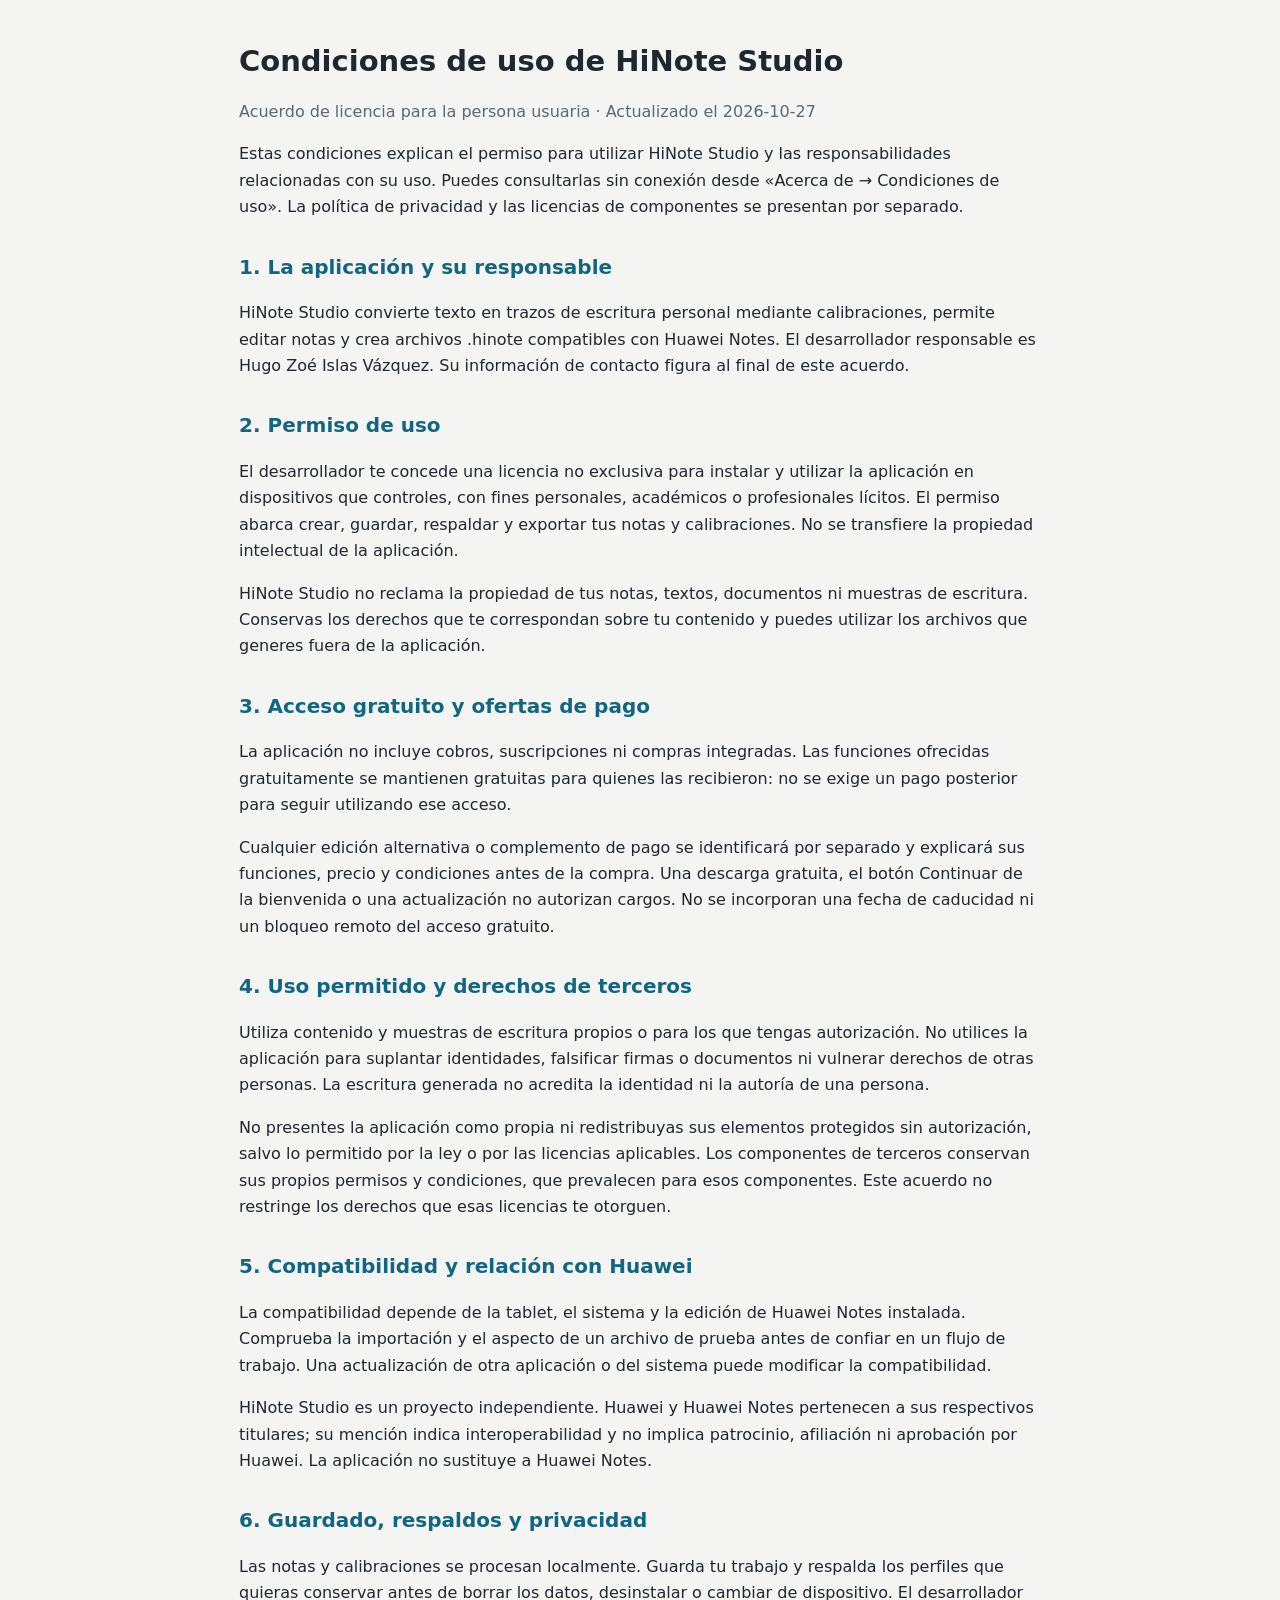
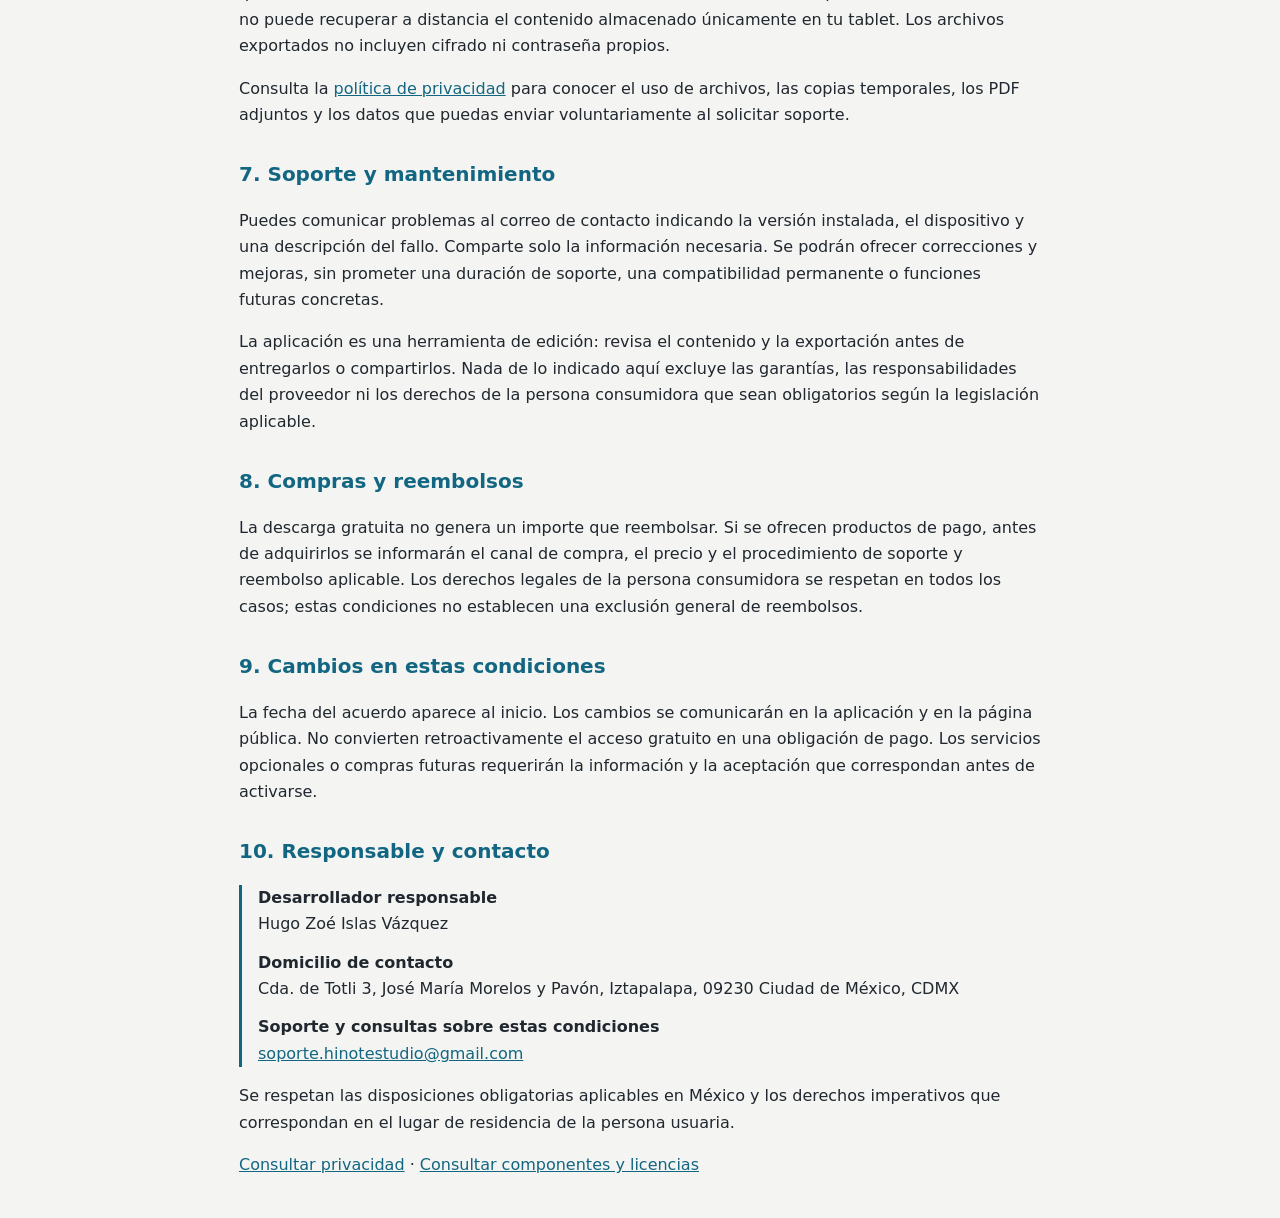
<file: docs/privacy/terms.html>
<!doctype html><html lang="es-MX" data-theme="light"><head><meta charset="utf-8">
<meta name="viewport" content="width=device-width,initial-scale=1">
<meta http-equiv="Content-Security-Policy" content="default-src 'none'; style-src 'unsafe-inline'; base-uri 'none'; form-action 'none'; frame-src 'none'">
<title>Condiciones de uso · HiNote Studio</title><style>
:root{color-scheme:light;--bg:#f4f5f3;--ink:#20272e;--muted:#5a6872;--line:#cbd3d6;--accent:#126681;--warn:#fff0c6}
[data-theme=dark]{color-scheme:dark;--bg:#161b20;--ink:#dde4e9;--muted:#a6b4bf;--line:#3e4b55;--accent:#a8cdd8;--warn:#493e27}
*{box-sizing:border-box}body{margin:auto;padding:24px;max-width:850px;background:var(--bg);color:var(--ink);font:16px/1.65 system-ui,sans-serif}
h1{font-size:29px;line-height:1.25}h2{font-size:20px;margin-top:30px;color:var(--accent)}h3{font-size:17px}a{color:var(--accent)}
small,.muted{color:var(--muted)}.notice{padding:16px;border:1px solid var(--line);border-radius:12px;background:var(--warn)}
li{margin:8px 0}dl{border-left:3px solid var(--accent);padding-left:16px}dt{font-weight:650}dd{margin:0 0 12px;overflow-wrap:anywhere}
pre{white-space:pre-wrap;overflow-wrap:anywhere;font:13px/1.5 ui-monospace,monospace}details{border-top:1px solid var(--line);padding:16px 0}summary{cursor:pointer;font-weight:650}
</style></head><body><h1>Condiciones de uso de HiNote Studio</h1>
<p class="muted">Acuerdo de licencia para la persona usuaria · Actualizado el 2026-10-27</p>
<p>Estas condiciones explican el permiso para utilizar HiNote Studio y las responsabilidades relacionadas con su uso. Puedes consultarlas sin conexión desde «Acerca de → Condiciones de uso». La política de privacidad y las licencias de componentes se presentan por separado.</p>
<h2>1. La aplicación y su responsable</h2>
<p>HiNote Studio convierte texto en trazos de escritura personal mediante calibraciones, permite editar notas y crea archivos .hinote compatibles con Huawei Notes. El desarrollador responsable es Hugo Zoé Islas Vázquez. Su información de contacto figura al final de este acuerdo.</p>
<h2>2. Permiso de uso</h2>
<p>El desarrollador te concede una licencia no exclusiva para instalar y utilizar la aplicación en dispositivos que controles, con fines personales, académicos o profesionales lícitos. El permiso abarca crear, guardar, respaldar y exportar tus notas y calibraciones. No se transfiere la propiedad intelectual de la aplicación.</p>
<p>HiNote Studio no reclama la propiedad de tus notas, textos, documentos ni muestras de escritura. Conservas los derechos que te correspondan sobre tu contenido y puedes utilizar los archivos que generes fuera de la aplicación.</p>
<h2>3. Acceso gratuito y ofertas de pago</h2>
<p>La aplicación no incluye cobros, suscripciones ni compras integradas. Las funciones ofrecidas gratuitamente se mantienen gratuitas para quienes las recibieron: no se exige un pago posterior para seguir utilizando ese acceso.</p>
<p>Cualquier edición alternativa o complemento de pago se identificará por separado y explicará sus funciones, precio y condiciones antes de la compra. Una descarga gratuita, el botón Continuar de la bienvenida o una actualización no autorizan cargos. No se incorporan una fecha de caducidad ni un bloqueo remoto del acceso gratuito.</p>
<h2>4. Uso permitido y derechos de terceros</h2>
<p>Utiliza contenido y muestras de escritura propios o para los que tengas autorización. No utilices la aplicación para suplantar identidades, falsificar firmas o documentos ni vulnerar derechos de otras personas. La escritura generada no acredita la identidad ni la autoría de una persona.</p>
<p>No presentes la aplicación como propia ni redistribuyas sus elementos protegidos sin autorización, salvo lo permitido por la ley o por las licencias aplicables. Los componentes de terceros conservan sus propios permisos y condiciones, que prevalecen para esos componentes. Este acuerdo no restringe los derechos que esas licencias te otorguen.</p>
<h2>5. Compatibilidad y relación con Huawei</h2>
<p>La compatibilidad depende de la tablet, el sistema y la edición de Huawei Notes instalada. Comprueba la importación y el aspecto de un archivo de prueba antes de confiar en un flujo de trabajo. Una actualización de otra aplicación o del sistema puede modificar la compatibilidad.</p>
<p>HiNote Studio es un proyecto independiente. Huawei y Huawei Notes pertenecen a sus respectivos titulares; su mención indica interoperabilidad y no implica patrocinio, afiliación ni aprobación por Huawei. La aplicación no sustituye a Huawei Notes.</p>
<h2>6. Guardado, respaldos y privacidad</h2>
<p>Las notas y calibraciones se procesan localmente. Guarda tu trabajo y respalda los perfiles que quieras conservar antes de borrar los datos, desinstalar o cambiar de dispositivo. El desarrollador no puede recuperar a distancia el contenido almacenado únicamente en tu tablet. Los archivos exportados no incluyen cifrado ni contraseña propios.</p>
<p>Consulta la <a href="index.html">política de privacidad</a> para conocer el uso de archivos, las copias temporales, los PDF adjuntos y los datos que puedas enviar voluntariamente al solicitar soporte.</p>
<h2>7. Soporte y mantenimiento</h2>
<p>Puedes comunicar problemas al correo de contacto indicando la versión instalada, el dispositivo y una descripción del fallo. Comparte solo la información necesaria. Se podrán ofrecer correcciones y mejoras, sin prometer una duración de soporte, una compatibilidad permanente o funciones futuras concretas.</p>
<p>La aplicación es una herramienta de edición: revisa el contenido y la exportación antes de entregarlos o compartirlos. Nada de lo indicado aquí excluye las garantías, las responsabilidades del proveedor ni los derechos de la persona consumidora que sean obligatorios según la legislación aplicable.</p>
<h2>8. Compras y reembolsos</h2>
<p>La descarga gratuita no genera un importe que reembolsar. Si se ofrecen productos de pago, antes de adquirirlos se informarán el canal de compra, el precio y el procedimiento de soporte y reembolso aplicable. Los derechos legales de la persona consumidora se respetan en todos los casos; estas condiciones no establecen una exclusión general de reembolsos.</p>
<h2>9. Cambios en estas condiciones</h2>
<p>La fecha del acuerdo aparece al inicio. Los cambios se comunicarán en la aplicación y en la página pública. No convierten retroactivamente el acceso gratuito en una obligación de pago. Los servicios opcionales o compras futuras requerirán la información y la aceptación que correspondan antes de activarse.</p>
<h2>10. Responsable y contacto</h2><dl>
<dt>Desarrollador responsable</dt><dd>Hugo Zoé Islas Vázquez</dd>
<dt>Domicilio de contacto</dt><dd>Cda. de Totli 3, José María Morelos y Pavón, Iztapalapa, 09230 Ciudad de México, CDMX</dd>
<dt>Soporte y consultas sobre estas condiciones</dt><dd><a href="mailto:soporte.hinotestudio@gmail.com">soporte.hinotestudio@gmail.com</a></dd></dl>
<p>Se respetan las disposiciones obligatorias aplicables en México y los derechos imperativos que correspondan en el lugar de residencia de la persona usuaria.</p>
<p><a href="index.html">Consultar privacidad</a> · <a href="licenses.html">Consultar componentes y licencias</a></p></body></html>
</file>
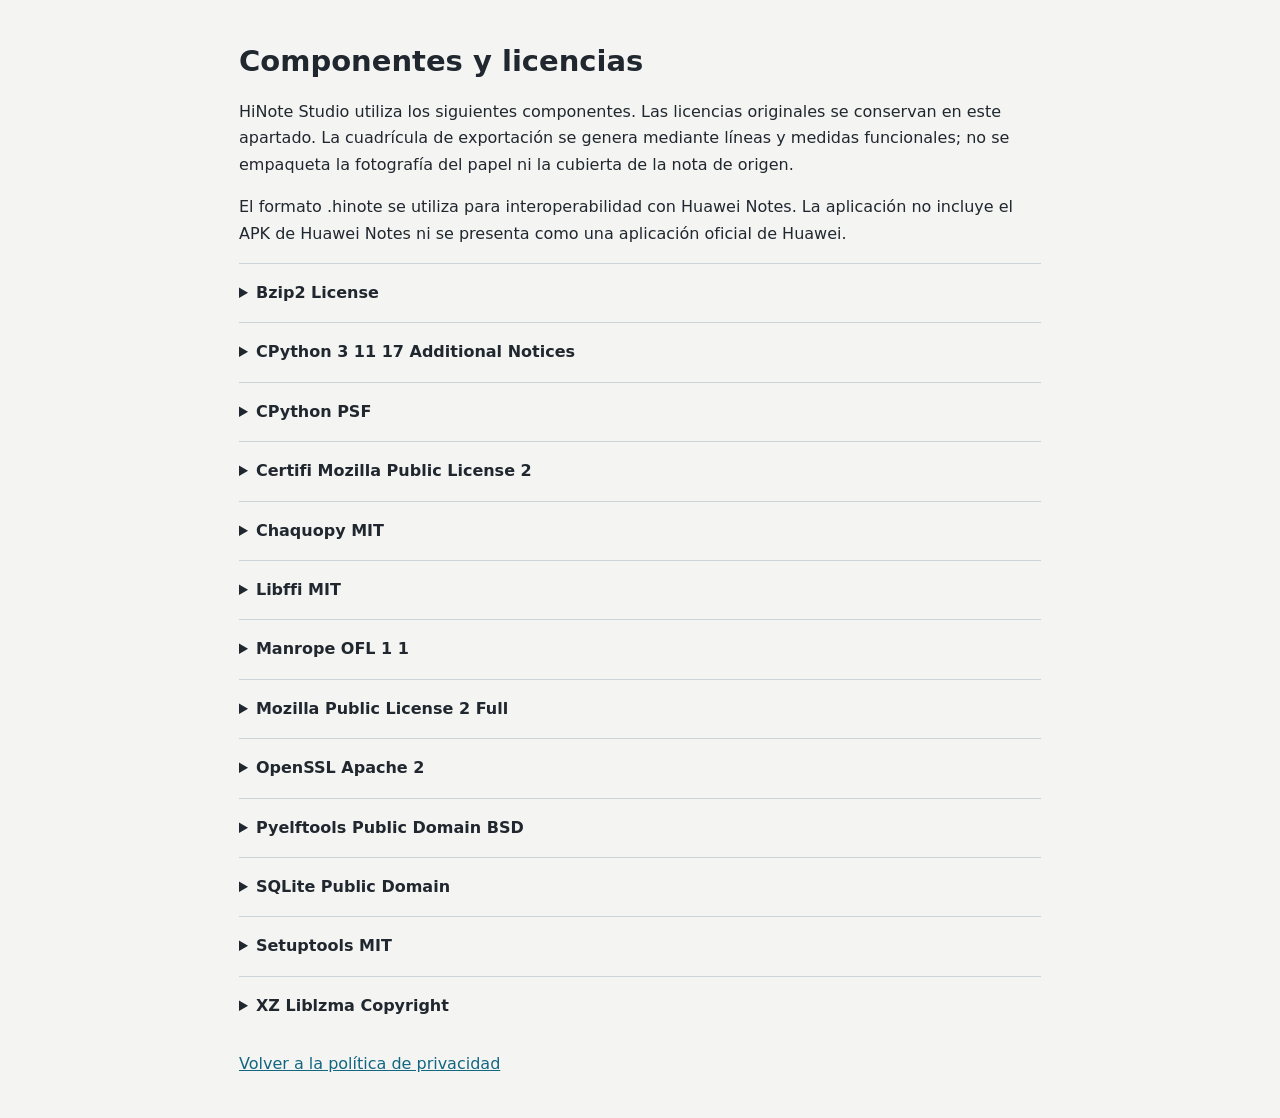
<file: HiNote_Studio_Tablet_Android/app/src/main/assets/legal/licenses.html>
<!doctype html><html lang="es-MX" data-theme="light"><head><meta charset="utf-8">
<meta name="viewport" content="width=device-width,initial-scale=1">
<meta http-equiv="Content-Security-Policy" content="default-src 'none'; style-src 'unsafe-inline'; base-uri 'none'; form-action 'none'; frame-src 'none'">
<title>Componentes y licencias · HiNote Studio</title><style>
:root{color-scheme:light;--bg:#f4f5f3;--ink:#20272e;--muted:#5a6872;--line:#cbd3d6;--accent:#126681;--warn:#fff0c6}
[data-theme=dark]{color-scheme:dark;--bg:#161b20;--ink:#dde4e9;--muted:#a6b4bf;--line:#3e4b55;--accent:#a8cdd8;--warn:#493e27}
*{box-sizing:border-box}body{margin:auto;padding:24px;max-width:850px;background:var(--bg);color:var(--ink);font:16px/1.65 system-ui,sans-serif}
h1{font-size:29px;line-height:1.25}h2{font-size:20px;margin-top:30px;color:var(--accent)}h3{font-size:17px}a{color:var(--accent)}
small,.muted{color:var(--muted)}.notice{padding:16px;border:1px solid var(--line);border-radius:12px;background:var(--warn)}
li{margin:8px 0}dl{border-left:3px solid var(--accent);padding-left:16px}dt{font-weight:650}dd{margin:0 0 12px;overflow-wrap:anywhere}
pre{white-space:pre-wrap;overflow-wrap:anywhere;font:13px/1.5 ui-monospace,monospace}details{border-top:1px solid var(--line);padding:16px 0}summary{cursor:pointer;font-weight:650}
</style></head><body><h1>Componentes y licencias</h1><p>HiNote Studio utiliza los siguientes componentes. Las licencias originales se conservan en este apartado. La cuadrícula de exportación se genera mediante líneas y medidas funcionales; no se empaqueta la fotografía del papel ni la cubierta de la nota de origen.</p><p>El formato .hinote se utiliza para interoperabilidad con Huawei Notes. La aplicación no incluye el APK de Huawei Notes ni se presenta como una aplicación oficial de Huawei.</p><details><summary>Bzip2 License</summary><pre>
--------------------------------------------------------------------------

This program, &quot;bzip2&quot;, the associated library &quot;libbzip2&quot;, and all
documentation, are copyright (C) 1996-2019 Julian R Seward.  All
rights reserved.

Redistribution and use in source and binary forms, with or without
modification, are permitted provided that the following conditions
are met:

1. Redistributions of source code must retain the above copyright
   notice, this list of conditions and the following disclaimer.

2. The origin of this software must not be misrepresented; you must
   not claim that you wrote the original software.  If you use this
   software in a product, an acknowledgment in the product
   documentation would be appreciated but is not required.

3. Altered source versions must be plainly marked as such, and must
   not be misrepresented as being the original software.

4. The name of the author may not be used to endorse or promote
   products derived from this software without specific prior written
   permission.

THIS SOFTWARE IS PROVIDED BY THE AUTHOR ``AS IS&#x27;&#x27; AND ANY EXPRESS
OR IMPLIED WARRANTIES, INCLUDING, BUT NOT LIMITED TO, THE IMPLIED
WARRANTIES OF MERCHANTABILITY AND FITNESS FOR A PARTICULAR PURPOSE
ARE DISCLAIMED.  IN NO EVENT SHALL THE AUTHOR BE LIABLE FOR ANY
DIRECT, INDIRECT, INCIDENTAL, SPECIAL, EXEMPLARY, OR CONSEQUENTIAL
DAMAGES (INCLUDING, BUT NOT LIMITED TO, PROCUREMENT OF SUBSTITUTE
GOODS OR SERVICES; LOSS OF USE, DATA, OR PROFITS; OR BUSINESS
INTERRUPTION) HOWEVER CAUSED AND ON ANY THEORY OF LIABILITY,
WHETHER IN CONTRACT, STRICT LIABILITY, OR TORT (INCLUDING
NEGLIGENCE OR OTHERWISE) ARISING IN ANY WAY OUT OF THE USE OF THIS
SOFTWARE, EVEN IF ADVISED OF THE POSSIBILITY OF SUCH DAMAGE.

Julian Seward, jseward@acm.org
bzip2/libbzip2 version 1.0.8 of 13 July 2019

--------------------------------------------------------------------------
</pre></details><details><summary>CPython 3 11 17 Additional Notices</summary><pre>.. highlight:: none

.. _history-and-license:

*******************
History and License
*******************


History of the software
=======================

Python was created in the early 1990s by Guido van Rossum at Stichting
Mathematisch Centrum (CWI, see https://www.cwi.nl/) in the Netherlands as a
successor of a language called ABC.  Guido remains Python&#x27;s principal author,
although it includes many contributions from others.

In 1995, Guido continued his work on Python at the Corporation for National
Research Initiatives (CNRI, see https://www.cnri.reston.va.us/) in Reston,
Virginia where he released several versions of the software.

In May 2000, Guido and the Python core development team moved to BeOpen.com to
form the BeOpen PythonLabs team.  In October of the same year, the PythonLabs
team moved to Digital Creations (now Zope Corporation; see
https://www.zope.org/).  In 2001, the Python Software Foundation (PSF, see
https://www.python.org/psf/) was formed, a non-profit organization created
specifically to own Python-related Intellectual Property.  Zope Corporation is a
sponsoring member of the PSF.

All Python releases are Open Source (see https://opensource.org/ for the Open
Source Definition). Historically, most, but not all, Python releases have also
been GPL-compatible; the table below summarizes the various releases.

+----------------+--------------+------------+------------+-----------------+
| Release        | Derived from | Year       | Owner      | GPL compatible? |
+================+==============+============+============+=================+
| 0.9.0 thru 1.2 | n/a          | 1991-1995  | CWI        | yes             |
+----------------+--------------+------------+------------+-----------------+
| 1.3 thru 1.5.2 | 1.2          | 1995-1999  | CNRI       | yes             |
+----------------+--------------+------------+------------+-----------------+
| 1.6            | 1.5.2        | 2000       | CNRI       | no              |
+----------------+--------------+------------+------------+-----------------+
| 2.0            | 1.6          | 2000       | BeOpen.com | no              |
+----------------+--------------+------------+------------+-----------------+
| 1.6.1          | 1.6          | 2001       | CNRI       | no              |
+----------------+--------------+------------+------------+-----------------+
| 2.1            | 2.0+1.6.1    | 2001       | PSF        | no              |
+----------------+--------------+------------+------------+-----------------+
| 2.0.1          | 2.0+1.6.1    | 2001       | PSF        | yes             |
+----------------+--------------+------------+------------+-----------------+
| 2.1.1          | 2.1+2.0.1    | 2001       | PSF        | yes             |
+----------------+--------------+------------+------------+-----------------+
| 2.1.2          | 2.1.1        | 2002       | PSF        | yes             |
+----------------+--------------+------------+------------+-----------------+
| 2.1.3          | 2.1.2        | 2002       | PSF        | yes             |
+----------------+--------------+------------+------------+-----------------+
| 2.2 and above  | 2.1.1        | 2001-now   | PSF        | yes             |
+----------------+--------------+------------+------------+-----------------+

.. note::

   GPL-compatible doesn&#x27;t mean that we&#x27;re distributing Python under the GPL.  All
   Python licenses, unlike the GPL, let you distribute a modified version without
   making your changes open source. The GPL-compatible licenses make it possible to
   combine Python with other software that is released under the GPL; the others
   don&#x27;t.

Thanks to the many outside volunteers who have worked under Guido&#x27;s direction to
make these releases possible.


Terms and conditions for accessing or otherwise using Python
============================================================

Python software and documentation are licensed under the
:ref:`PSF License Agreement &lt;PSF-license&gt;`.

Starting with Python 3.8.6, examples, recipes, and other code in
the documentation are dual licensed under the PSF License Agreement
and the :ref:`Zero-Clause BSD license &lt;BSD0&gt;`.

Some software incorporated into Python is under different licenses.
The licenses are listed with code falling under that license.
See :ref:`OtherLicenses` for an incomplete list of these licenses.


.. _PSF-license:

PSF LICENSE AGREEMENT FOR PYTHON |release|
------------------------------------------

.. parsed-literal::

   1. This LICENSE AGREEMENT is between the Python Software Foundation (&quot;PSF&quot;), and
      the Individual or Organization (&quot;Licensee&quot;) accessing and otherwise using Python
      |release| software in source or binary form and its associated documentation.

   2. Subject to the terms and conditions of this License Agreement, PSF hereby
      grants Licensee a nonexclusive, royalty-free, world-wide license to reproduce,
      analyze, test, perform and/or display publicly, prepare derivative works,
      distribute, and otherwise use Python |release| alone or in any derivative
      version, provided, however, that PSF&#x27;s License Agreement and PSF&#x27;s notice of
      copyright, i.e., &quot;Copyright © 2001-2023 Python Software Foundation; All Rights
      Reserved&quot; are retained in Python |release| alone or in any derivative version
      prepared by Licensee.

   3. In the event Licensee prepares a derivative work that is based on or
      incorporates Python |release| or any part thereof, and wants to make the
      derivative work available to others as provided herein, then Licensee hereby
      agrees to include in any such work a brief summary of the changes made to Python
      |release|.

   4. PSF is making Python |release| available to Licensee on an &quot;AS IS&quot; basis.
      PSF MAKES NO REPRESENTATIONS OR WARRANTIES, EXPRESS OR IMPLIED.  BY WAY OF
      EXAMPLE, BUT NOT LIMITATION, PSF MAKES NO AND DISCLAIMS ANY REPRESENTATION OR
      WARRANTY OF MERCHANTABILITY OR FITNESS FOR ANY PARTICULAR PURPOSE OR THAT THE
      USE OF PYTHON |release| WILL NOT INFRINGE ANY THIRD PARTY RIGHTS.

   5. PSF SHALL NOT BE LIABLE TO LICENSEE OR ANY OTHER USERS OF PYTHON |release|
      FOR ANY INCIDENTAL, SPECIAL, OR CONSEQUENTIAL DAMAGES OR LOSS AS A RESULT OF
      MODIFYING, DISTRIBUTING, OR OTHERWISE USING PYTHON |release|, OR ANY DERIVATIVE
      THEREOF, EVEN IF ADVISED OF THE POSSIBILITY THEREOF.

   6. This License Agreement will automatically terminate upon a material breach of
      its terms and conditions.

   7. Nothing in this License Agreement shall be deemed to create any relationship
      of agency, partnership, or joint venture between PSF and Licensee.  This License
      Agreement does not grant permission to use PSF trademarks or trade name in a
      trademark sense to endorse or promote products or services of Licensee, or any
      third party.

   8. By copying, installing or otherwise using Python |release|, Licensee agrees
      to be bound by the terms and conditions of this License Agreement.


BEOPEN.COM LICENSE AGREEMENT FOR PYTHON 2.0
-------------------------------------------

BEOPEN PYTHON OPEN SOURCE LICENSE AGREEMENT VERSION 1

.. parsed-literal::

   1. This LICENSE AGREEMENT is between BeOpen.com (&quot;BeOpen&quot;), having an office at
      160 Saratoga Avenue, Santa Clara, CA 95051, and the Individual or Organization
      (&quot;Licensee&quot;) accessing and otherwise using this software in source or binary
      form and its associated documentation (&quot;the Software&quot;).

   2. Subject to the terms and conditions of this BeOpen Python License Agreement,
      BeOpen hereby grants Licensee a non-exclusive, royalty-free, world-wide license
      to reproduce, analyze, test, perform and/or display publicly, prepare derivative
      works, distribute, and otherwise use the Software alone or in any derivative
      version, provided, however, that the BeOpen Python License is retained in the
      Software, alone or in any derivative version prepared by Licensee.

   3. BeOpen is making the Software available to Licensee on an &quot;AS IS&quot; basis.
      BEOPEN MAKES NO REPRESENTATIONS OR WARRANTIES, EXPRESS OR IMPLIED.  BY WAY OF
      EXAMPLE, BUT NOT LIMITATION, BEOPEN MAKES NO AND DISCLAIMS ANY REPRESENTATION OR
      WARRANTY OF MERCHANTABILITY OR FITNESS FOR ANY PARTICULAR PURPOSE OR THAT THE
      USE OF THE SOFTWARE WILL NOT INFRINGE ANY THIRD PARTY RIGHTS.

   4. BEOPEN SHALL NOT BE LIABLE TO LICENSEE OR ANY OTHER USERS OF THE SOFTWARE FOR
      ANY INCIDENTAL, SPECIAL, OR CONSEQUENTIAL DAMAGES OR LOSS AS A RESULT OF USING,
      MODIFYING OR DISTRIBUTING THE SOFTWARE, OR ANY DERIVATIVE THEREOF, EVEN IF
      ADVISED OF THE POSSIBILITY THEREOF.

   5. This License Agreement will automatically terminate upon a material breach of
      its terms and conditions.

   6. This License Agreement shall be governed by and interpreted in all respects
      by the law of the State of California, excluding conflict of law provisions.
      Nothing in this License Agreement shall be deemed to create any relationship of
      agency, partnership, or joint venture between BeOpen and Licensee.  This License
      Agreement does not grant permission to use BeOpen trademarks or trade names in a
      trademark sense to endorse or promote products or services of Licensee, or any
      third party.  As an exception, the &quot;BeOpen Python&quot; logos available at
      http://www.pythonlabs.com/logos.html may be used according to the permissions
      granted on that web page.

   7. By copying, installing or otherwise using the software, Licensee agrees to be
      bound by the terms and conditions of this License Agreement.


CNRI LICENSE AGREEMENT FOR PYTHON 1.6.1
---------------------------------------

.. parsed-literal::

   1. This LICENSE AGREEMENT is between the Corporation for National Research
      Initiatives, having an office at 1895 Preston White Drive, Reston, VA 20191
      (&quot;CNRI&quot;), and the Individual or Organization (&quot;Licensee&quot;) accessing and
      otherwise using Python 1.6.1 software in source or binary form and its
      associated documentation.

   2. Subject to the terms and conditions of this License Agreement, CNRI hereby
      grants Licensee a nonexclusive, royalty-free, world-wide license to reproduce,
      analyze, test, perform and/or display publicly, prepare derivative works,
      distribute, and otherwise use Python 1.6.1 alone or in any derivative version,
      provided, however, that CNRI&#x27;s License Agreement and CNRI&#x27;s notice of copyright,
      i.e., &quot;Copyright © 1995-2001 Corporation for National Research Initiatives; All
      Rights Reserved&quot; are retained in Python 1.6.1 alone or in any derivative version
      prepared by Licensee.  Alternately, in lieu of CNRI&#x27;s License Agreement,
      Licensee may substitute the following text (omitting the quotes): &quot;Python 1.6.1
      is made available subject to the terms and conditions in CNRI&#x27;s License
      Agreement.  This Agreement together with Python 1.6.1 may be located on the
      internet using the following unique, persistent identifier (known as a handle):
      1895.22/1013.  This Agreement may also be obtained from a proxy server on the
      internet using the following URL: http://hdl.handle.net/1895.22/1013.&quot;

   3. In the event Licensee prepares a derivative work that is based on or
      incorporates Python 1.6.1 or any part thereof, and wants to make the derivative
      work available to others as provided herein, then Licensee hereby agrees to
      include in any such work a brief summary of the changes made to Python 1.6.1.

   4. CNRI is making Python 1.6.1 available to Licensee on an &quot;AS IS&quot; basis.  CNRI
      MAKES NO REPRESENTATIONS OR WARRANTIES, EXPRESS OR IMPLIED.  BY WAY OF EXAMPLE,
      BUT NOT LIMITATION, CNRI MAKES NO AND DISCLAIMS ANY REPRESENTATION OR WARRANTY
      OF MERCHANTABILITY OR FITNESS FOR ANY PARTICULAR PURPOSE OR THAT THE USE OF
      PYTHON 1.6.1 WILL NOT INFRINGE ANY THIRD PARTY RIGHTS.

   5. CNRI SHALL NOT BE LIABLE TO LICENSEE OR ANY OTHER USERS OF PYTHON 1.6.1 FOR
      ANY INCIDENTAL, SPECIAL, OR CONSEQUENTIAL DAMAGES OR LOSS AS A RESULT OF
      MODIFYING, DISTRIBUTING, OR OTHERWISE USING PYTHON 1.6.1, OR ANY DERIVATIVE
      THEREOF, EVEN IF ADVISED OF THE POSSIBILITY THEREOF.

   6. This License Agreement will automatically terminate upon a material breach of
      its terms and conditions.

   7. This License Agreement shall be governed by the federal intellectual property
      law of the United States, including without limitation the federal copyright
      law, and, to the extent such U.S. federal law does not apply, by the law of the
      Commonwealth of Virginia, excluding Virginia&#x27;s conflict of law provisions.
      Notwithstanding the foregoing, with regard to derivative works based on Python
      1.6.1 that incorporate non-separable material that was previously distributed
      under the GNU General Public License (GPL), the law of the Commonwealth of
      Virginia shall govern this License Agreement only as to issues arising under or
      with respect to Paragraphs 4, 5, and 7 of this License Agreement.  Nothing in
      this License Agreement shall be deemed to create any relationship of agency,
      partnership, or joint venture between CNRI and Licensee.  This License Agreement
      does not grant permission to use CNRI trademarks or trade name in a trademark
      sense to endorse or promote products or services of Licensee, or any third
      party.

   8. By clicking on the &quot;ACCEPT&quot; button where indicated, or by copying, installing
      or otherwise using Python 1.6.1, Licensee agrees to be bound by the terms and
      conditions of this License Agreement.


CWI LICENSE AGREEMENT FOR PYTHON 0.9.0 THROUGH 1.2
--------------------------------------------------

.. parsed-literal::

   Copyright © 1991 - 1995, Stichting Mathematisch Centrum Amsterdam, The
   Netherlands.  All rights reserved.

   Permission to use, copy, modify, and distribute this software and its
   documentation for any purpose and without fee is hereby granted, provided that
   the above copyright notice appear in all copies and that both that copyright
   notice and this permission notice appear in supporting documentation, and that
   the name of Stichting Mathematisch Centrum or CWI not be used in advertising or
   publicity pertaining to distribution of the software without specific, written
   prior permission.

   STICHTING MATHEMATISCH CENTRUM DISCLAIMS ALL WARRANTIES WITH REGARD TO THIS
   SOFTWARE, INCLUDING ALL IMPLIED WARRANTIES OF MERCHANTABILITY AND FITNESS, IN NO
   EVENT SHALL STICHTING MATHEMATISCH CENTRUM BE LIABLE FOR ANY SPECIAL, INDIRECT
   OR CONSEQUENTIAL DAMAGES OR ANY DAMAGES WHATSOEVER RESULTING FROM LOSS OF USE,
   DATA OR PROFITS, WHETHER IN AN ACTION OF CONTRACT, NEGLIGENCE OR OTHER TORTIOUS
   ACTION, ARISING OUT OF OR IN CONNECTION WITH THE USE OR PERFORMANCE OF THIS
   SOFTWARE.


.. _BSD0:

ZERO-CLAUSE BSD LICENSE FOR CODE IN THE PYTHON |release| DOCUMENTATION
----------------------------------------------------------------------

.. parsed-literal::

    Permission to use, copy, modify, and/or distribute this software for any
    purpose with or without fee is hereby granted.

    THE SOFTWARE IS PROVIDED &quot;AS IS&quot; AND THE AUTHOR DISCLAIMS ALL WARRANTIES WITH
    REGARD TO THIS SOFTWARE INCLUDING ALL IMPLIED WARRANTIES OF MERCHANTABILITY
    AND FITNESS. IN NO EVENT SHALL THE AUTHOR BE LIABLE FOR ANY SPECIAL, DIRECT,
    INDIRECT, OR CONSEQUENTIAL DAMAGES OR ANY DAMAGES WHATSOEVER RESULTING FROM
    LOSS OF USE, DATA OR PROFITS, WHETHER IN AN ACTION OF CONTRACT, NEGLIGENCE OR
    OTHER TORTIOUS ACTION, ARISING OUT OF OR IN CONNECTION WITH THE USE OR
    PERFORMANCE OF THIS SOFTWARE.


.. _OtherLicenses:

Licenses and Acknowledgements for Incorporated Software
=======================================================

This section is an incomplete, but growing list of licenses and acknowledgements
for third-party software incorporated in the Python distribution.


Mersenne Twister
----------------

The :mod:`_random` module includes code based on a download from
http://www.math.sci.hiroshima-u.ac.jp/~m-mat/MT/MT2002/emt19937ar.html. The following are
the verbatim comments from the original code::

   A C-program for MT19937, with initialization improved 2002/1/26.
   Coded by Takuji Nishimura and Makoto Matsumoto.

   Before using, initialize the state by using init_genrand(seed)
   or init_by_array(init_key, key_length).

   Copyright (C) 1997 - 2002, Makoto Matsumoto and Takuji Nishimura,
   All rights reserved.

   Redistribution and use in source and binary forms, with or without
   modification, are permitted provided that the following conditions
   are met:

    1. Redistributions of source code must retain the above copyright
       notice, this list of conditions and the following disclaimer.

    2. Redistributions in binary form must reproduce the above copyright
       notice, this list of conditions and the following disclaimer in the
       documentation and/or other materials provided with the distribution.

    3. The names of its contributors may not be used to endorse or promote
       products derived from this software without specific prior written
       permission.

   THIS SOFTWARE IS PROVIDED BY THE COPYRIGHT HOLDERS AND CONTRIBUTORS
   &quot;AS IS&quot; AND ANY EXPRESS OR IMPLIED WARRANTIES, INCLUDING, BUT NOT
   LIMITED TO, THE IMPLIED WARRANTIES OF MERCHANTABILITY AND FITNESS FOR
   A PARTICULAR PURPOSE ARE DISCLAIMED.  IN NO EVENT SHALL THE COPYRIGHT OWNER OR
   CONTRIBUTORS BE LIABLE FOR ANY DIRECT, INDIRECT, INCIDENTAL, SPECIAL,
   EXEMPLARY, OR CONSEQUENTIAL DAMAGES (INCLUDING, BUT NOT LIMITED TO,
   PROCUREMENT OF SUBSTITUTE GOODS OR SERVICES; LOSS OF USE, DATA, OR
   PROFITS; OR BUSINESS INTERRUPTION) HOWEVER CAUSED AND ON ANY THEORY OF
   LIABILITY, WHETHER IN CONTRACT, STRICT LIABILITY, OR TORT (INCLUDING
   NEGLIGENCE OR OTHERWISE) ARISING IN ANY WAY OUT OF THE USE OF THIS
   SOFTWARE, EVEN IF ADVISED OF THE POSSIBILITY OF SUCH DAMAGE.


   Any feedback is very welcome.
   http://www.math.sci.hiroshima-u.ac.jp/~m-mat/MT/emt.html
   email: m-mat @ math.sci.hiroshima-u.ac.jp (remove space)


Sockets
-------

The :mod:`socket` module uses the functions, :c:func:`!getaddrinfo`, and
:c:func:`!getnameinfo`, which are coded in separate source files from the WIDE
Project, https://www.wide.ad.jp/. ::

   Copyright (C) 1995, 1996, 1997, and 1998 WIDE Project.
   All rights reserved.

   Redistribution and use in source and binary forms, with or without
   modification, are permitted provided that the following conditions
   are met:
   1. Redistributions of source code must retain the above copyright
      notice, this list of conditions and the following disclaimer.
   2. Redistributions in binary form must reproduce the above copyright
      notice, this list of conditions and the following disclaimer in the
      documentation and/or other materials provided with the distribution.
   3. Neither the name of the project nor the names of its contributors
      may be used to endorse or promote products derived from this software
      without specific prior written permission.

   THIS SOFTWARE IS PROVIDED BY THE PROJECT AND CONTRIBUTORS ``AS IS&#x27;&#x27; AND
   ANY EXPRESS OR IMPLIED WARRANTIES, INCLUDING, BUT NOT LIMITED TO, THE
   IMPLIED WARRANTIES OF MERCHANTABILITY AND FITNESS FOR A PARTICULAR PURPOSE
   ARE DISCLAIMED.  IN NO EVENT SHALL THE PROJECT OR CONTRIBUTORS BE LIABLE
   FOR ANY DIRECT, INDIRECT, INCIDENTAL, SPECIAL, EXEMPLARY, OR CONSEQUENTIAL
   DAMAGES (INCLUDING, BUT NOT LIMITED TO, PROCUREMENT OF SUBSTITUTE GOODS
   OR SERVICES; LOSS OF USE, DATA, OR PROFITS; OR BUSINESS INTERRUPTION)
   HOWEVER CAUSED AND ON ANY THEORY OF LIABILITY, WHETHER IN CONTRACT, STRICT
   LIABILITY, OR TORT (INCLUDING NEGLIGENCE OR OTHERWISE) ARISING IN ANY WAY
   OUT OF THE USE OF THIS SOFTWARE, EVEN IF ADVISED OF THE POSSIBILITY OF
   SUCH DAMAGE.


Asynchronous socket services
----------------------------

The :mod:`asynchat` and :mod:`asyncore` modules contain the following notice::

   Copyright 1996 by Sam Rushing

                           All Rights Reserved

   Permission to use, copy, modify, and distribute this software and
   its documentation for any purpose and without fee is hereby
   granted, provided that the above copyright notice appear in all
   copies and that both that copyright notice and this permission
   notice appear in supporting documentation, and that the name of Sam
   Rushing not be used in advertising or publicity pertaining to
   distribution of the software without specific, written prior
   permission.

   SAM RUSHING DISCLAIMS ALL WARRANTIES WITH REGARD TO THIS SOFTWARE,
   INCLUDING ALL IMPLIED WARRANTIES OF MERCHANTABILITY AND FITNESS, IN
   NO EVENT SHALL SAM RUSHING BE LIABLE FOR ANY SPECIAL, INDIRECT OR
   CONSEQUENTIAL DAMAGES OR ANY DAMAGES WHATSOEVER RESULTING FROM LOSS
   OF USE, DATA OR PROFITS, WHETHER IN AN ACTION OF CONTRACT,
   NEGLIGENCE OR OTHER TORTIOUS ACTION, ARISING OUT OF OR IN
   CONNECTION WITH THE USE OR PERFORMANCE OF THIS SOFTWARE.


Cookie management
-----------------

The :mod:`http.cookies` module contains the following notice::

   Copyright 2000 by Timothy O&#x27;Malley &lt;timo@alum.mit.edu&gt;

                  All Rights Reserved

   Permission to use, copy, modify, and distribute this software
   and its documentation for any purpose and without fee is hereby
   granted, provided that the above copyright notice appear in all
   copies and that both that copyright notice and this permission
   notice appear in supporting documentation, and that the name of
   Timothy O&#x27;Malley  not be used in advertising or publicity
   pertaining to distribution of the software without specific, written
   prior permission.

   Timothy O&#x27;Malley DISCLAIMS ALL WARRANTIES WITH REGARD TO THIS
   SOFTWARE, INCLUDING ALL IMPLIED WARRANTIES OF MERCHANTABILITY
   AND FITNESS, IN NO EVENT SHALL Timothy O&#x27;Malley BE LIABLE FOR
   ANY SPECIAL, INDIRECT OR CONSEQUENTIAL DAMAGES OR ANY DAMAGES
   WHATSOEVER RESULTING FROM LOSS OF USE, DATA OR PROFITS,
   WHETHER IN AN ACTION OF CONTRACT, NEGLIGENCE OR OTHER TORTIOUS
   ACTION, ARISING OUT OF OR IN CONNECTION WITH THE USE OR
   PERFORMANCE OF THIS SOFTWARE.


Execution tracing
-----------------

The :mod:`trace` module contains the following notice::

   portions copyright 2001, Autonomous Zones Industries, Inc., all rights...
   err...  reserved and offered to the public under the terms of the
   Python 2.2 license.
   Author: Zooko O&#x27;Whielacronx
   http://zooko.com/
   mailto:zooko@zooko.com

   Copyright 2000, Mojam Media, Inc., all rights reserved.
   Author: Skip Montanaro

   Copyright 1999, Bioreason, Inc., all rights reserved.
   Author: Andrew Dalke

   Copyright 1995-1997, Automatrix, Inc., all rights reserved.
   Author: Skip Montanaro

   Copyright 1991-1995, Stichting Mathematisch Centrum, all rights reserved.


   Permission to use, copy, modify, and distribute this Python software and
   its associated documentation for any purpose without fee is hereby
   granted, provided that the above copyright notice appears in all copies,
   and that both that copyright notice and this permission notice appear in
   supporting documentation, and that the name of neither Automatrix,
   Bioreason or Mojam Media be used in advertising or publicity pertaining to
   distribution of the software without specific, written prior permission.


UUencode and UUdecode functions
-------------------------------

The :mod:`uu` module contains the following notice::

   Copyright 1994 by Lance Ellinghouse
   Cathedral City, California Republic, United States of America.
                          All Rights Reserved
   Permission to use, copy, modify, and distribute this software and its
   documentation for any purpose and without fee is hereby granted,
   provided that the above copyright notice appear in all copies and that
   both that copyright notice and this permission notice appear in
   supporting documentation, and that the name of Lance Ellinghouse
   not be used in advertising or publicity pertaining to distribution
   of the software without specific, written prior permission.
   LANCE ELLINGHOUSE DISCLAIMS ALL WARRANTIES WITH REGARD TO
   THIS SOFTWARE, INCLUDING ALL IMPLIED WARRANTIES OF MERCHANTABILITY AND
   FITNESS, IN NO EVENT SHALL LANCE ELLINGHOUSE CENTRUM BE LIABLE
   FOR ANY SPECIAL, INDIRECT OR CONSEQUENTIAL DAMAGES OR ANY DAMAGES
   WHATSOEVER RESULTING FROM LOSS OF USE, DATA OR PROFITS, WHETHER IN AN
   ACTION OF CONTRACT, NEGLIGENCE OR OTHER TORTIOUS ACTION, ARISING OUT
   OF OR IN CONNECTION WITH THE USE OR PERFORMANCE OF THIS SOFTWARE.

   Modified by Jack Jansen, CWI, July 1995:
   - Use binascii module to do the actual line-by-line conversion
     between ascii and binary. This results in a 1000-fold speedup. The C
     version is still 5 times faster, though.
   - Arguments more compliant with Python standard


XML Remote Procedure Calls
--------------------------

The :mod:`xmlrpc.client` module contains the following notice::

       The XML-RPC client interface is

   Copyright (c) 1999-2002 by Secret Labs AB
   Copyright (c) 1999-2002 by Fredrik Lundh

   By obtaining, using, and/or copying this software and/or its
   associated documentation, you agree that you have read, understood,
   and will comply with the following terms and conditions:

   Permission to use, copy, modify, and distribute this software and
   its associated documentation for any purpose and without fee is
   hereby granted, provided that the above copyright notice appears in
   all copies, and that both that copyright notice and this permission
   notice appear in supporting documentation, and that the name of
   Secret Labs AB or the author not be used in advertising or publicity
   pertaining to distribution of the software without specific, written
   prior permission.

   SECRET LABS AB AND THE AUTHOR DISCLAIMS ALL WARRANTIES WITH REGARD
   TO THIS SOFTWARE, INCLUDING ALL IMPLIED WARRANTIES OF MERCHANT-
   ABILITY AND FITNESS.  IN NO EVENT SHALL SECRET LABS AB OR THE AUTHOR
   BE LIABLE FOR ANY SPECIAL, INDIRECT OR CONSEQUENTIAL DAMAGES OR ANY
   DAMAGES WHATSOEVER RESULTING FROM LOSS OF USE, DATA OR PROFITS,
   WHETHER IN AN ACTION OF CONTRACT, NEGLIGENCE OR OTHER TORTIOUS
   ACTION, ARISING OUT OF OR IN CONNECTION WITH THE USE OR PERFORMANCE
   OF THIS SOFTWARE.


test_epoll
----------

The :mod:`!test.test_epoll` module contains the following notice::

  Copyright (c) 2001-2006 Twisted Matrix Laboratories.

  Permission is hereby granted, free of charge, to any person obtaining
  a copy of this software and associated documentation files (the
  &quot;Software&quot;), to deal in the Software without restriction, including
  without limitation the rights to use, copy, modify, merge, publish,
  distribute, sublicense, and/or sell copies of the Software, and to
  permit persons to whom the Software is furnished to do so, subject to
  the following conditions:

  The above copyright notice and this permission notice shall be
  included in all copies or substantial portions of the Software.

  THE SOFTWARE IS PROVIDED &quot;AS IS&quot;, WITHOUT WARRANTY OF ANY KIND,
  EXPRESS OR IMPLIED, INCLUDING BUT NOT LIMITED TO THE WARRANTIES OF
  MERCHANTABILITY, FITNESS FOR A PARTICULAR PURPOSE AND
  NONINFRINGEMENT. IN NO EVENT SHALL THE AUTHORS OR COPYRIGHT HOLDERS BE
  LIABLE FOR ANY CLAIM, DAMAGES OR OTHER LIABILITY, WHETHER IN AN ACTION
  OF CONTRACT, TORT OR OTHERWISE, ARISING FROM, OUT OF OR IN CONNECTION
  WITH THE SOFTWARE OR THE USE OR OTHER DEALINGS IN THE SOFTWARE.

Select kqueue
-------------

The :mod:`select` module contains the following notice for the kqueue
interface::

  Copyright (c) 2000 Doug White, 2006 James Knight, 2007 Christian Heimes
  All rights reserved.

  Redistribution and use in source and binary forms, with or without
  modification, are permitted provided that the following conditions
  are met:
  1. Redistributions of source code must retain the above copyright
     notice, this list of conditions and the following disclaimer.
  2. Redistributions in binary form must reproduce the above copyright
     notice, this list of conditions and the following disclaimer in the
     documentation and/or other materials provided with the distribution.

  THIS SOFTWARE IS PROVIDED BY THE AUTHOR AND CONTRIBUTORS ``AS IS&#x27;&#x27; AND
  ANY EXPRESS OR IMPLIED WARRANTIES, INCLUDING, BUT NOT LIMITED TO, THE
  IMPLIED WARRANTIES OF MERCHANTABILITY AND FITNESS FOR A PARTICULAR PURPOSE
  ARE DISCLAIMED.  IN NO EVENT SHALL THE AUTHOR OR CONTRIBUTORS BE LIABLE
  FOR ANY DIRECT, INDIRECT, INCIDENTAL, SPECIAL, EXEMPLARY, OR CONSEQUENTIAL
  DAMAGES (INCLUDING, BUT NOT LIMITED TO, PROCUREMENT OF SUBSTITUTE GOODS
  OR SERVICES; LOSS OF USE, DATA, OR PROFITS; OR BUSINESS INTERRUPTION)
  HOWEVER CAUSED AND ON ANY THEORY OF LIABILITY, WHETHER IN CONTRACT, STRICT
  LIABILITY, OR TORT (INCLUDING NEGLIGENCE OR OTHERWISE) ARISING IN ANY WAY
  OUT OF THE USE OF THIS SOFTWARE, EVEN IF ADVISED OF THE POSSIBILITY OF
  SUCH DAMAGE.


SipHash24
---------

The file :file:`Python/pyhash.c` contains Marek Majkowski&#x27; implementation of
Dan Bernstein&#x27;s SipHash24 algorithm. It contains the following note::

  &lt;MIT License&gt;
  Copyright (c) 2013  Marek Majkowski &lt;marek@popcount.org&gt;

  Permission is hereby granted, free of charge, to any person obtaining a copy
  of this software and associated documentation files (the &quot;Software&quot;), to deal
  in the Software without restriction, including without limitation the rights
  to use, copy, modify, merge, publish, distribute, sublicense, and/or sell
  copies of the Software, and to permit persons to whom the Software is
  furnished to do so, subject to the following conditions:

  The above copyright notice and this permission notice shall be included in
  all copies or substantial portions of the Software.
  &lt;/MIT License&gt;

  Original location:
     https://github.com/majek/csiphash/

  Solution inspired by code from:
     Samuel Neves (supercop/crypto_auth/siphash24/little)
     djb (supercop/crypto_auth/siphash24/little2)
     Jean-Philippe Aumasson (https://131002.net/siphash/siphash24.c)


strtod and dtoa
---------------

The file :file:`Python/dtoa.c`, which supplies C functions dtoa and
strtod for conversion of C doubles to and from strings, is derived
from the file of the same name by David M. Gay, currently available
from https://web.archive.org/web/20220517033456/http://www.netlib.org/fp/dtoa.c.
The original file, as retrieved on March 16, 2009, contains the following
copyright and licensing notice::

   /****************************************************************
    *
    * The author of this software is David M. Gay.
    *
    * Copyright (c) 1991, 2000, 2001 by Lucent Technologies.
    *
    * Permission to use, copy, modify, and distribute this software for any
    * purpose without fee is hereby granted, provided that this entire notice
    * is included in all copies of any software which is or includes a copy
    * or modification of this software and in all copies of the supporting
    * documentation for such software.
    *
    * THIS SOFTWARE IS BEING PROVIDED &quot;AS IS&quot;, WITHOUT ANY EXPRESS OR IMPLIED
    * WARRANTY.  IN PARTICULAR, NEITHER THE AUTHOR NOR LUCENT MAKES ANY
    * REPRESENTATION OR WARRANTY OF ANY KIND CONCERNING THE MERCHANTABILITY
    * OF THIS SOFTWARE OR ITS FITNESS FOR ANY PARTICULAR PURPOSE.
    *
    ***************************************************************/


OpenSSL
-------

The modules :mod:`hashlib`, :mod:`posix`, :mod:`ssl`, :mod:`crypt` use
the OpenSSL library for added performance if made available by the
operating system. Additionally, the Windows and macOS installers for
Python may include a copy of the OpenSSL libraries, so we include a copy
of the OpenSSL license here. For the OpenSSL 3.0 release,
and later releases derived from that, the Apache License v2 applies::


                                 Apache License
                           Version 2.0, January 2004
                        https://www.apache.org/licenses/

   TERMS AND CONDITIONS FOR USE, REPRODUCTION, AND DISTRIBUTION

   1. Definitions.

      &quot;License&quot; shall mean the terms and conditions for use, reproduction,
      and distribution as defined by Sections 1 through 9 of this document.

      &quot;Licensor&quot; shall mean the copyright owner or entity authorized by
      the copyright owner that is granting the License.

      &quot;Legal Entity&quot; shall mean the union of the acting entity and all
      other entities that control, are controlled by, or are under common
      control with that entity. For the purposes of this definition,
      &quot;control&quot; means (i) the power, direct or indirect, to cause the
      direction or management of such entity, whether by contract or
      otherwise, or (ii) ownership of fifty percent (50%) or more of the
      outstanding shares, or (iii) beneficial ownership of such entity.

      &quot;You&quot; (or &quot;Your&quot;) shall mean an individual or Legal Entity
      exercising permissions granted by this License.

      &quot;Source&quot; form shall mean the preferred form for making modifications,
      including but not limited to software source code, documentation
      source, and configuration files.

      &quot;Object&quot; form shall mean any form resulting from mechanical
      transformation or translation of a Source form, including but
      not limited to compiled object code, generated documentation,
      and conversions to other media types.

      &quot;Work&quot; shall mean the work of authorship, whether in Source or
      Object form, made available under the License, as indicated by a
      copyright notice that is included in or attached to the work
      (an example is provided in the Appendix below).

      &quot;Derivative Works&quot; shall mean any work, whether in Source or Object
      form, that is based on (or derived from) the Work and for which the
      editorial revisions, annotations, elaborations, or other modifications
      represent, as a whole, an original work of authorship. For the purposes
      of this License, Derivative Works shall not include works that remain
      separable from, or merely link (or bind by name) to the interfaces of,
      the Work and Derivative Works thereof.

      &quot;Contribution&quot; shall mean any work of authorship, including
      the original version of the Work and any modifications or additions
      to that Work or Derivative Works thereof, that is intentionally
      submitted to Licensor for inclusion in the Work by the copyright owner
      or by an individual or Legal Entity authorized to submit on behalf of
      the copyright owner. For the purposes of this definition, &quot;submitted&quot;
      means any form of electronic, verbal, or written communication sent
      to the Licensor or its representatives, including but not limited to
      communication on electronic mailing lists, source code control systems,
      and issue tracking systems that are managed by, or on behalf of, the
      Licensor for the purpose of discussing and improving the Work, but
      excluding communication that is conspicuously marked or otherwise
      designated in writing by the copyright owner as &quot;Not a Contribution.&quot;

      &quot;Contributor&quot; shall mean Licensor and any individual or Legal Entity
      on behalf of whom a Contribution has been received by Licensor and
      subsequently incorporated within the Work.

   2. Grant of Copyright License. Subject to the terms and conditions of
      this License, each Contributor hereby grants to You a perpetual,
      worldwide, non-exclusive, no-charge, royalty-free, irrevocable
      copyright license to reproduce, prepare Derivative Works of,
      publicly display, publicly perform, sublicense, and distribute the
      Work and such Derivative Works in Source or Object form.

   3. Grant of Patent License. Subject to the terms and conditions of
      this License, each Contributor hereby grants to You a perpetual,
      worldwide, non-exclusive, no-charge, royalty-free, irrevocable
      (except as stated in this section) patent license to make, have made,
      use, offer to sell, sell, import, and otherwise transfer the Work,
      where such license applies only to those patent claims licensable
      by such Contributor that are necessarily infringed by their
      Contribution(s) alone or by combination of their Contribution(s)
      with the Work to which such Contribution(s) was submitted. If You
      institute patent litigation against any entity (including a
      cross-claim or counterclaim in a lawsuit) alleging that the Work
      or a Contribution incorporated within the Work constitutes direct
      or contributory patent infringement, then any patent licenses
      granted to You under this License for that Work shall terminate
      as of the date such litigation is filed.

   4. Redistribution. You may reproduce and distribute copies of the
      Work or Derivative Works thereof in any medium, with or without
      modifications, and in Source or Object form, provided that You
      meet the following conditions:

      (a) You must give any other recipients of the Work or
          Derivative Works a copy of this License; and

      (b) You must cause any modified files to carry prominent notices
          stating that You changed the files; and

      (c) You must retain, in the Source form of any Derivative Works
          that You distribute, all copyright, patent, trademark, and
          attribution notices from the Source form of the Work,
          excluding those notices that do not pertain to any part of
          the Derivative Works; and

      (d) If the Work includes a &quot;NOTICE&quot; text file as part of its
          distribution, then any Derivative Works that You distribute must
          include a readable copy of the attribution notices contained
          within such NOTICE file, excluding those notices that do not
          pertain to any part of the Derivative Works, in at least one
          of the following places: within a NOTICE text file distributed
          as part of the Derivative Works; within the Source form or
          documentation, if provided along with the Derivative Works; or,
          within a display generated by the Derivative Works, if and
          wherever such third-party notices normally appear. The contents
          of the NOTICE file are for informational purposes only and
          do not modify the License. You may add Your own attribution
          notices within Derivative Works that You distribute, alongside
          or as an addendum to the NOTICE text from the Work, provided
          that such additional attribution notices cannot be construed
          as modifying the License.

      You may add Your own copyright statement to Your modifications and
      may provide additional or different license terms and conditions
      for use, reproduction, or distribution of Your modifications, or
      for any such Derivative Works as a whole, provided Your use,
      reproduction, and distribution of the Work otherwise complies with
      the conditions stated in this License.

   5. Submission of Contributions. Unless You explicitly state otherwise,
      any Contribution intentionally submitted for inclusion in the Work
      by You to the Licensor shall be under the terms and conditions of
      this License, without any additional terms or conditions.
      Notwithstanding the above, nothing herein shall supersede or modify
      the terms of any separate license agreement you may have executed
      with Licensor regarding such Contributions.

   6. Trademarks. This License does not grant permission to use the trade
      names, trademarks, service marks, or product names of the Licensor,
      except as required for reasonable and customary use in describing the
      origin of the Work and reproducing the content of the NOTICE file.

   7. Disclaimer of Warranty. Unless required by applicable law or
      agreed to in writing, Licensor provides the Work (and each
      Contributor provides its Contributions) on an &quot;AS IS&quot; BASIS,
      WITHOUT WARRANTIES OR CONDITIONS OF ANY KIND, either express or
      implied, including, without limitation, any warranties or conditions
      of TITLE, NON-INFRINGEMENT, MERCHANTABILITY, or FITNESS FOR A
      PARTICULAR PURPOSE. You are solely responsible for determining the
      appropriateness of using or redistributing the Work and assume any
      risks associated with Your exercise of permissions under this License.

   8. Limitation of Liability. In no event and under no legal theory,
      whether in tort (including negligence), contract, or otherwise,
      unless required by applicable law (such as deliberate and grossly
      negligent acts) or agreed to in writing, shall any Contributor be
      liable to You for damages, including any direct, indirect, special,
      incidental, or consequential damages of any character arising as a
      result of this License or out of the use or inability to use the
      Work (including but not limited to damages for loss of goodwill,
      work stoppage, computer failure or malfunction, or any and all
      other commercial damages or losses), even if such Contributor
      has been advised of the possibility of such damages.

   9. Accepting Warranty or Additional Liability. While redistributing
      the Work or Derivative Works thereof, You may choose to offer,
      and charge a fee for, acceptance of support, warranty, indemnity,
      or other liability obligations and/or rights consistent with this
      License. However, in accepting such obligations, You may act only
      on Your own behalf and on Your sole responsibility, not on behalf
      of any other Contributor, and only if You agree to indemnify,
      defend, and hold each Contributor harmless for any liability
      incurred by, or claims asserted against, such Contributor by reason
      of your accepting any such warranty or additional liability.

   END OF TERMS AND CONDITIONS


expat
-----

The :mod:`pyexpat &lt;xml.parsers.expat&gt;` extension is built using an included copy of the expat
sources unless the build is configured ``--with-system-expat``::

  Copyright (c) 1998, 1999, 2000 Thai Open Source Software Center Ltd
                                 and Clark Cooper

  Permission is hereby granted, free of charge, to any person obtaining
  a copy of this software and associated documentation files (the
  &quot;Software&quot;), to deal in the Software without restriction, including
  without limitation the rights to use, copy, modify, merge, publish,
  distribute, sublicense, and/or sell copies of the Software, and to
  permit persons to whom the Software is furnished to do so, subject to
  the following conditions:

  The above copyright notice and this permission notice shall be included
  in all copies or substantial portions of the Software.

  THE SOFTWARE IS PROVIDED &quot;AS IS&quot;, WITHOUT WARRANTY OF ANY KIND,
  EXPRESS OR IMPLIED, INCLUDING BUT NOT LIMITED TO THE WARRANTIES OF
  MERCHANTABILITY, FITNESS FOR A PARTICULAR PURPOSE AND NONINFRINGEMENT.
  IN NO EVENT SHALL THE AUTHORS OR COPYRIGHT HOLDERS BE LIABLE FOR ANY
  CLAIM, DAMAGES OR OTHER LIABILITY, WHETHER IN AN ACTION OF CONTRACT,
  TORT OR OTHERWISE, ARISING FROM, OUT OF OR IN CONNECTION WITH THE
  SOFTWARE OR THE USE OR OTHER DEALINGS IN THE SOFTWARE.


libffi
------

The :mod:`_ctypes` extension is built using an included copy of the libffi
sources unless the build is configured ``--with-system-libffi``::

   Copyright (c) 1996-2008  Red Hat, Inc and others.

   Permission is hereby granted, free of charge, to any person obtaining
   a copy of this software and associated documentation files (the
   ``Software&#x27;&#x27;), to deal in the Software without restriction, including
   without limitation the rights to use, copy, modify, merge, publish,
   distribute, sublicense, and/or sell copies of the Software, and to
   permit persons to whom the Software is furnished to do so, subject to
   the following conditions:

   The above copyright notice and this permission notice shall be included
   in all copies or substantial portions of the Software.

   THE SOFTWARE IS PROVIDED ``AS IS&#x27;&#x27;, WITHOUT WARRANTY OF ANY KIND,
   EXPRESS OR IMPLIED, INCLUDING BUT NOT LIMITED TO THE WARRANTIES OF
   MERCHANTABILITY, FITNESS FOR A PARTICULAR PURPOSE AND
   NONINFRINGEMENT.  IN NO EVENT SHALL THE AUTHORS OR COPYRIGHT
   HOLDERS BE LIABLE FOR ANY CLAIM, DAMAGES OR OTHER LIABILITY,
   WHETHER IN AN ACTION OF CONTRACT, TORT OR OTHERWISE, ARISING FROM,
   OUT OF OR IN CONNECTION WITH THE SOFTWARE OR THE USE OR OTHER
   DEALINGS IN THE SOFTWARE.


zlib
----

The :mod:`zlib` extension is built using an included copy of the zlib
sources if the zlib version found on the system is too old to be
used for the build::

  Copyright (C) 1995-2011 Jean-loup Gailly and Mark Adler

  This software is provided &#x27;as-is&#x27;, without any express or implied
  warranty.  In no event will the authors be held liable for any damages
  arising from the use of this software.

  Permission is granted to anyone to use this software for any purpose,
  including commercial applications, and to alter it and redistribute it
  freely, subject to the following restrictions:

  1. The origin of this software must not be misrepresented; you must not
     claim that you wrote the original software. If you use this software
     in a product, an acknowledgment in the product documentation would be
     appreciated but is not required.

  2. Altered source versions must be plainly marked as such, and must not be
     misrepresented as being the original software.

  3. This notice may not be removed or altered from any source distribution.

  Jean-loup Gailly        Mark Adler
  jloup@gzip.org          madler@alumni.caltech.edu


cfuhash
-------

The implementation of the hash table used by the :mod:`tracemalloc` is based
on the cfuhash project::

   Copyright (c) 2005 Don Owens
   All rights reserved.

   This code is released under the BSD license:

   Redistribution and use in source and binary forms, with or without
   modification, are permitted provided that the following conditions
   are met:

     * Redistributions of source code must retain the above copyright
       notice, this list of conditions and the following disclaimer.

     * Redistributions in binary form must reproduce the above
       copyright notice, this list of conditions and the following
       disclaimer in the documentation and/or other materials provided
       with the distribution.

     * Neither the name of the author nor the names of its
       contributors may be used to endorse or promote products derived
       from this software without specific prior written permission.

   THIS SOFTWARE IS PROVIDED BY THE COPYRIGHT HOLDERS AND CONTRIBUTORS
   &quot;AS IS&quot; AND ANY EXPRESS OR IMPLIED WARRANTIES, INCLUDING, BUT NOT
   LIMITED TO, THE IMPLIED WARRANTIES OF MERCHANTABILITY AND FITNESS
   FOR A PARTICULAR PURPOSE ARE DISCLAIMED. IN NO EVENT SHALL THE
   COPYRIGHT OWNER OR CONTRIBUTORS BE LIABLE FOR ANY DIRECT, INDIRECT,
   INCIDENTAL, SPECIAL, EXEMPLARY, OR CONSEQUENTIAL DAMAGES
   (INCLUDING, BUT NOT LIMITED TO, PROCUREMENT OF SUBSTITUTE GOODS OR
   SERVICES; LOSS OF USE, DATA, OR PROFITS; OR BUSINESS INTERRUPTION)
   HOWEVER CAUSED AND ON ANY THEORY OF LIABILITY, WHETHER IN CONTRACT,
   STRICT LIABILITY, OR TORT (INCLUDING NEGLIGENCE OR OTHERWISE)
   ARISING IN ANY WAY OUT OF THE USE OF THIS SOFTWARE, EVEN IF ADVISED
   OF THE POSSIBILITY OF SUCH DAMAGE.


libmpdec
--------

The :mod:`_decimal` module is built using an included copy of the libmpdec
library unless the build is configured ``--with-system-libmpdec``::

   Copyright (c) 2008-2020 Stefan Krah. All rights reserved.

   Redistribution and use in source and binary forms, with or without
   modification, are permitted provided that the following conditions
   are met:

   1. Redistributions of source code must retain the above copyright
      notice, this list of conditions and the following disclaimer.

   2. Redistributions in binary form must reproduce the above copyright
      notice, this list of conditions and the following disclaimer in the
      documentation and/or other materials provided with the distribution.

   THIS SOFTWARE IS PROVIDED BY THE AUTHOR AND CONTRIBUTORS &quot;AS IS&quot; AND
   ANY EXPRESS OR IMPLIED WARRANTIES, INCLUDING, BUT NOT LIMITED TO, THE
   IMPLIED WARRANTIES OF MERCHANTABILITY AND FITNESS FOR A PARTICULAR PURPOSE
   ARE DISCLAIMED.  IN NO EVENT SHALL THE AUTHOR OR CONTRIBUTORS BE LIABLE
   FOR ANY DIRECT, INDIRECT, INCIDENTAL, SPECIAL, EXEMPLARY, OR CONSEQUENTIAL
   DAMAGES (INCLUDING, BUT NOT LIMITED TO, PROCUREMENT OF SUBSTITUTE GOODS
   OR SERVICES; LOSS OF USE, DATA, OR PROFITS; OR BUSINESS INTERRUPTION)
   HOWEVER CAUSED AND ON ANY THEORY OF LIABILITY, WHETHER IN CONTRACT, STRICT
   LIABILITY, OR TORT (INCLUDING NEGLIGENCE OR OTHERWISE) ARISING IN ANY WAY
   OUT OF THE USE OF THIS SOFTWARE, EVEN IF ADVISED OF THE POSSIBILITY OF
   SUCH DAMAGE.


W3C C14N test suite
-------------------

The C14N 2.0 test suite in the :mod:`test` package
(``Lib/test/xmltestdata/c14n-20/``) was retrieved from the W3C website at
https://www.w3.org/TR/xml-c14n2-testcases/ and is distributed under the
3-clause BSD license::

   Copyright (c) 2013 W3C(R) (MIT, ERCIM, Keio, Beihang),
   All Rights Reserved.

   Redistribution and use in source and binary forms, with or without
   modification, are permitted provided that the following conditions
   are met:

   * Redistributions of works must retain the original copyright notice,
     this list of conditions and the following disclaimer.
   * Redistributions in binary form must reproduce the original copyright
     notice, this list of conditions and the following disclaimer in the
     documentation and/or other materials provided with the distribution.
   * Neither the name of the W3C nor the names of its contributors may be
     used to endorse or promote products derived from this work without
     specific prior written permission.

   THIS SOFTWARE IS PROVIDED BY THE COPYRIGHT HOLDERS AND CONTRIBUTORS
   &quot;AS IS&quot; AND ANY EXPRESS OR IMPLIED WARRANTIES, INCLUDING, BUT NOT
   LIMITED TO, THE IMPLIED WARRANTIES OF MERCHANTABILITY AND FITNESS FOR
   A PARTICULAR PURPOSE ARE DISCLAIMED. IN NO EVENT SHALL THE COPYRIGHT
   OWNER OR CONTRIBUTORS BE LIABLE FOR ANY DIRECT, INDIRECT, INCIDENTAL,
   SPECIAL, EXEMPLARY, OR CONSEQUENTIAL DAMAGES (INCLUDING, BUT NOT
   LIMITED TO, PROCUREMENT OF SUBSTITUTE GOODS OR SERVICES; LOSS OF USE,
   DATA, OR PROFITS; OR BUSINESS INTERRUPTION) HOWEVER CAUSED AND ON ANY
   THEORY OF LIABILITY, WHETHER IN CONTRACT, STRICT LIABILITY, OR TORT
   (INCLUDING NEGLIGENCE OR OTHERWISE) ARISING IN ANY WAY OUT OF THE USE
   OF THIS SOFTWARE, EVEN IF ADVISED OF THE POSSIBILITY OF SUCH DAMAGE.


Audioop
-------

The audioop module uses the code base in g771.c file of the SoX project.
https://sourceforge.net/projects/sox/files/sox/12.17.7/sox-12.17.7.tar.gz

   This source code is a product of Sun Microsystems, Inc. and is provided
   for unrestricted use.  Users may copy or modify this source code without
   charge.

   SUN SOURCE CODE IS PROVIDED AS IS WITH NO WARRANTIES OF ANY KIND INCLUDING
   THE WARRANTIES OF DESIGN, MERCHANTIBILITY AND FITNESS FOR A PARTICULAR
   PURPOSE, OR ARISING FROM A COURSE OF DEALING, USAGE OR TRADE PRACTICE.

   Sun source code is provided with no support and without any obligation on
   the part of Sun Microsystems, Inc. to assist in its use, correction,
   modification or enhancement.

   SUN MICROSYSTEMS, INC. SHALL HAVE NO LIABILITY WITH RESPECT TO THE
   INFRINGEMENT OF COPYRIGHTS, TRADE SECRETS OR ANY PATENTS BY THIS SOFTWARE
   OR ANY PART THEREOF.

   In no event will Sun Microsystems, Inc. be liable for any lost revenue
   or profits or other special, indirect and consequential damages, even if
   Sun has been advised of the possibility of such damages.

   Sun Microsystems, Inc.
   2550 Garcia Avenue
   Mountain View, California  94043


asyncio
----------

Parts of the :mod:`asyncio` module are incorporated from
`uvloop 0.16 &lt;https://github.com/MagicStack/uvloop/tree/v0.16.0&gt;`_,
which is distributed under the MIT license::

  Copyright (c) 2015-2021 MagicStack Inc.  http://magic.io

  Permission is hereby granted, free of charge, to any person obtaining
  a copy of this software and associated documentation files (the
  &quot;Software&quot;), to deal in the Software without restriction, including
  without limitation the rights to use, copy, modify, merge, publish,
  distribute, sublicense, and/or sell copies of the Software, and to
  permit persons to whom the Software is furnished to do so, subject to
  the following conditions:

  The above copyright notice and this permission notice shall be
  included in all copies or substantial portions of the Software.

  THE SOFTWARE IS PROVIDED &quot;AS IS&quot;, WITHOUT WARRANTY OF ANY KIND,
  EXPRESS OR IMPLIED, INCLUDING BUT NOT LIMITED TO THE WARRANTIES OF
  MERCHANTABILITY, FITNESS FOR A PARTICULAR PURPOSE AND
  NONINFRINGEMENT. IN NO EVENT SHALL THE AUTHORS OR COPYRIGHT HOLDERS BE
  LIABLE FOR ANY CLAIM, DAMAGES OR OTHER LIABILITY, WHETHER IN AN ACTION
  OF CONTRACT, TORT OR OTHERWISE, ARISING FROM, OUT OF OR IN CONNECTION
  WITH THE SOFTWARE OR THE USE OR OTHER DEALINGS IN THE SOFTWARE.
</pre></details><details><summary>CPython PSF</summary><pre>A. HISTORY OF THE SOFTWARE
==========================

Python was created in the early 1990s by Guido van Rossum at Stichting
Mathematisch Centrum (CWI, see https://www.cwi.nl) in the Netherlands
as a successor of a language called ABC.  Guido remains Python&#x27;s
principal author, although it includes many contributions from others.

In 1995, Guido continued his work on Python at the Corporation for
National Research Initiatives (CNRI, see https://www.cnri.reston.va.us)
in Reston, Virginia where he released several versions of the
software.

In May 2000, Guido and the Python core development team moved to
BeOpen.com to form the BeOpen PythonLabs team.  In October of the same
year, the PythonLabs team moved to Digital Creations, which became
Zope Corporation.  In 2001, the Python Software Foundation (PSF, see
https://www.python.org/psf/) was formed, a non-profit organization
created specifically to own Python-related Intellectual Property.
Zope Corporation was a sponsoring member of the PSF.

All Python releases are Open Source (see https://opensource.org for
the Open Source Definition).  Historically, most, but not all, Python
releases have also been GPL-compatible; the table below summarizes
the various releases.

    Release         Derived     Year        Owner       GPL-
                    from                                compatible? (1)

    0.9.0 thru 1.2              1991-1995   CWI         yes
    1.3 thru 1.5.2  1.2         1995-1999   CNRI        yes
    1.6             1.5.2       2000        CNRI        no
    2.0             1.6         2000        BeOpen.com  no
    1.6.1           1.6         2001        CNRI        yes (2)
    2.1             2.0+1.6.1   2001        PSF         no
    2.0.1           2.0+1.6.1   2001        PSF         yes
    2.1.1           2.1+2.0.1   2001        PSF         yes
    2.1.2           2.1.1       2002        PSF         yes
    2.1.3           2.1.2       2002        PSF         yes
    2.2 and above   2.1.1       2001-now    PSF         yes

Footnotes:

(1) GPL-compatible doesn&#x27;t mean that we&#x27;re distributing Python under
    the GPL.  All Python licenses, unlike the GPL, let you distribute
    a modified version without making your changes open source.  The
    GPL-compatible licenses make it possible to combine Python with
    other software that is released under the GPL; the others don&#x27;t.

(2) According to Richard Stallman, 1.6.1 is not GPL-compatible,
    because its license has a choice of law clause.  According to
    CNRI, however, Stallman&#x27;s lawyer has told CNRI&#x27;s lawyer that 1.6.1
    is &quot;not incompatible&quot; with the GPL.

Thanks to the many outside volunteers who have worked under Guido&#x27;s
direction to make these releases possible.


B. TERMS AND CONDITIONS FOR ACCESSING OR OTHERWISE USING PYTHON
===============================================================

Python software and documentation are licensed under the
Python Software Foundation License Version 2.

Starting with Python 3.8.6, examples, recipes, and other code in
the documentation are dual licensed under the PSF License Version 2
and the Zero-Clause BSD license.

Some software incorporated into Python is under different licenses.
The licenses are listed with code falling under that license.


PYTHON SOFTWARE FOUNDATION LICENSE VERSION 2
--------------------------------------------

1. This LICENSE AGREEMENT is between the Python Software Foundation
(&quot;PSF&quot;), and the Individual or Organization (&quot;Licensee&quot;) accessing and
otherwise using this software (&quot;Python&quot;) in source or binary form and
its associated documentation.

2. Subject to the terms and conditions of this License Agreement, PSF hereby
grants Licensee a nonexclusive, royalty-free, world-wide license to reproduce,
analyze, test, perform and/or display publicly, prepare derivative works,
distribute, and otherwise use Python alone or in any derivative version,
provided, however, that PSF&#x27;s License Agreement and PSF&#x27;s notice of copyright,
i.e., &quot;Copyright (c) 2001, 2002, 2003, 2004, 2005, 2006, 2007, 2008, 2009, 2010,
2011, 2012, 2013, 2014, 2015, 2016, 2017, 2018, 2019, 2020, 2021, 2022, 2023 Python Software Foundation;
All Rights Reserved&quot; are retained in Python alone or in any derivative version
prepared by Licensee.

3. In the event Licensee prepares a derivative work that is based on
or incorporates Python or any part thereof, and wants to make
the derivative work available to others as provided herein, then
Licensee hereby agrees to include in any such work a brief summary of
the changes made to Python.

4. PSF is making Python available to Licensee on an &quot;AS IS&quot;
basis.  PSF MAKES NO REPRESENTATIONS OR WARRANTIES, EXPRESS OR
IMPLIED.  BY WAY OF EXAMPLE, BUT NOT LIMITATION, PSF MAKES NO AND
DISCLAIMS ANY REPRESENTATION OR WARRANTY OF MERCHANTABILITY OR FITNESS
FOR ANY PARTICULAR PURPOSE OR THAT THE USE OF PYTHON WILL NOT
INFRINGE ANY THIRD PARTY RIGHTS.

5. PSF SHALL NOT BE LIABLE TO LICENSEE OR ANY OTHER USERS OF PYTHON
FOR ANY INCIDENTAL, SPECIAL, OR CONSEQUENTIAL DAMAGES OR LOSS AS
A RESULT OF MODIFYING, DISTRIBUTING, OR OTHERWISE USING PYTHON,
OR ANY DERIVATIVE THEREOF, EVEN IF ADVISED OF THE POSSIBILITY THEREOF.

6. This License Agreement will automatically terminate upon a material
breach of its terms and conditions.

7. Nothing in this License Agreement shall be deemed to create any
relationship of agency, partnership, or joint venture between PSF and
Licensee.  This License Agreement does not grant permission to use PSF
trademarks or trade name in a trademark sense to endorse or promote
products or services of Licensee, or any third party.

8. By copying, installing or otherwise using Python, Licensee
agrees to be bound by the terms and conditions of this License
Agreement.


BEOPEN.COM LICENSE AGREEMENT FOR PYTHON 2.0
-------------------------------------------

BEOPEN PYTHON OPEN SOURCE LICENSE AGREEMENT VERSION 1

1. This LICENSE AGREEMENT is between BeOpen.com (&quot;BeOpen&quot;), having an
office at 160 Saratoga Avenue, Santa Clara, CA 95051, and the
Individual or Organization (&quot;Licensee&quot;) accessing and otherwise using
this software in source or binary form and its associated
documentation (&quot;the Software&quot;).

2. Subject to the terms and conditions of this BeOpen Python License
Agreement, BeOpen hereby grants Licensee a non-exclusive,
royalty-free, world-wide license to reproduce, analyze, test, perform
and/or display publicly, prepare derivative works, distribute, and
otherwise use the Software alone or in any derivative version,
provided, however, that the BeOpen Python License is retained in the
Software, alone or in any derivative version prepared by Licensee.

3. BeOpen is making the Software available to Licensee on an &quot;AS IS&quot;
basis.  BEOPEN MAKES NO REPRESENTATIONS OR WARRANTIES, EXPRESS OR
IMPLIED.  BY WAY OF EXAMPLE, BUT NOT LIMITATION, BEOPEN MAKES NO AND
DISCLAIMS ANY REPRESENTATION OR WARRANTY OF MERCHANTABILITY OR FITNESS
FOR ANY PARTICULAR PURPOSE OR THAT THE USE OF THE SOFTWARE WILL NOT
INFRINGE ANY THIRD PARTY RIGHTS.

4. BEOPEN SHALL NOT BE LIABLE TO LICENSEE OR ANY OTHER USERS OF THE
SOFTWARE FOR ANY INCIDENTAL, SPECIAL, OR CONSEQUENTIAL DAMAGES OR LOSS
AS A RESULT OF USING, MODIFYING OR DISTRIBUTING THE SOFTWARE, OR ANY
DERIVATIVE THEREOF, EVEN IF ADVISED OF THE POSSIBILITY THEREOF.

5. This License Agreement will automatically terminate upon a material
breach of its terms and conditions.

6. This License Agreement shall be governed by and interpreted in all
respects by the law of the State of California, excluding conflict of
law provisions.  Nothing in this License Agreement shall be deemed to
create any relationship of agency, partnership, or joint venture
between BeOpen and Licensee.  This License Agreement does not grant
permission to use BeOpen trademarks or trade names in a trademark
sense to endorse or promote products or services of Licensee, or any
third party.  As an exception, the &quot;BeOpen Python&quot; logos available at
http://www.pythonlabs.com/logos.html may be used according to the
permissions granted on that web page.

7. By copying, installing or otherwise using the software, Licensee
agrees to be bound by the terms and conditions of this License
Agreement.


CNRI LICENSE AGREEMENT FOR PYTHON 1.6.1
---------------------------------------

1. This LICENSE AGREEMENT is between the Corporation for National
Research Initiatives, having an office at 1895 Preston White Drive,
Reston, VA 20191 (&quot;CNRI&quot;), and the Individual or Organization
(&quot;Licensee&quot;) accessing and otherwise using Python 1.6.1 software in
source or binary form and its associated documentation.

2. Subject to the terms and conditions of this License Agreement, CNRI
hereby grants Licensee a nonexclusive, royalty-free, world-wide
license to reproduce, analyze, test, perform and/or display publicly,
prepare derivative works, distribute, and otherwise use Python 1.6.1
alone or in any derivative version, provided, however, that CNRI&#x27;s
License Agreement and CNRI&#x27;s notice of copyright, i.e., &quot;Copyright (c)
1995-2001 Corporation for National Research Initiatives; All Rights
Reserved&quot; are retained in Python 1.6.1 alone or in any derivative
version prepared by Licensee.  Alternately, in lieu of CNRI&#x27;s License
Agreement, Licensee may substitute the following text (omitting the
quotes): &quot;Python 1.6.1 is made available subject to the terms and
conditions in CNRI&#x27;s License Agreement.  This Agreement together with
Python 1.6.1 may be located on the internet using the following
unique, persistent identifier (known as a handle): 1895.22/1013.  This
Agreement may also be obtained from a proxy server on the internet
using the following URL: http://hdl.handle.net/1895.22/1013&quot;.

3. In the event Licensee prepares a derivative work that is based on
or incorporates Python 1.6.1 or any part thereof, and wants to make
the derivative work available to others as provided herein, then
Licensee hereby agrees to include in any such work a brief summary of
the changes made to Python 1.6.1.

4. CNRI is making Python 1.6.1 available to Licensee on an &quot;AS IS&quot;
basis.  CNRI MAKES NO REPRESENTATIONS OR WARRANTIES, EXPRESS OR
IMPLIED.  BY WAY OF EXAMPLE, BUT NOT LIMITATION, CNRI MAKES NO AND
DISCLAIMS ANY REPRESENTATION OR WARRANTY OF MERCHANTABILITY OR FITNESS
FOR ANY PARTICULAR PURPOSE OR THAT THE USE OF PYTHON 1.6.1 WILL NOT
INFRINGE ANY THIRD PARTY RIGHTS.

5. CNRI SHALL NOT BE LIABLE TO LICENSEE OR ANY OTHER USERS OF PYTHON
1.6.1 FOR ANY INCIDENTAL, SPECIAL, OR CONSEQUENTIAL DAMAGES OR LOSS AS
A RESULT OF MODIFYING, DISTRIBUTING, OR OTHERWISE USING PYTHON 1.6.1,
OR ANY DERIVATIVE THEREOF, EVEN IF ADVISED OF THE POSSIBILITY THEREOF.

6. This License Agreement will automatically terminate upon a material
breach of its terms and conditions.

7. This License Agreement shall be governed by the federal
intellectual property law of the United States, including without
limitation the federal copyright law, and, to the extent such
U.S. federal law does not apply, by the law of the Commonwealth of
Virginia, excluding Virginia&#x27;s conflict of law provisions.
Notwithstanding the foregoing, with regard to derivative works based
on Python 1.6.1 that incorporate non-separable material that was
previously distributed under the GNU General Public License (GPL), the
law of the Commonwealth of Virginia shall govern this License
Agreement only as to issues arising under or with respect to
Paragraphs 4, 5, and 7 of this License Agreement.  Nothing in this
License Agreement shall be deemed to create any relationship of
agency, partnership, or joint venture between CNRI and Licensee.  This
License Agreement does not grant permission to use CNRI trademarks or
trade name in a trademark sense to endorse or promote products or
services of Licensee, or any third party.

8. By clicking on the &quot;ACCEPT&quot; button where indicated, or by copying,
installing or otherwise using Python 1.6.1, Licensee agrees to be
bound by the terms and conditions of this License Agreement.

        ACCEPT


CWI LICENSE AGREEMENT FOR PYTHON 0.9.0 THROUGH 1.2
--------------------------------------------------

Copyright (c) 1991 - 1995, Stichting Mathematisch Centrum Amsterdam,
The Netherlands.  All rights reserved.

Permission to use, copy, modify, and distribute this software and its
documentation for any purpose and without fee is hereby granted,
provided that the above copyright notice appear in all copies and that
both that copyright notice and this permission notice appear in
supporting documentation, and that the name of Stichting Mathematisch
Centrum or CWI not be used in advertising or publicity pertaining to
distribution of the software without specific, written prior
permission.

STICHTING MATHEMATISCH CENTRUM DISCLAIMS ALL WARRANTIES WITH REGARD TO
THIS SOFTWARE, INCLUDING ALL IMPLIED WARRANTIES OF MERCHANTABILITY AND
FITNESS, IN NO EVENT SHALL STICHTING MATHEMATISCH CENTRUM BE LIABLE
FOR ANY SPECIAL, INDIRECT OR CONSEQUENTIAL DAMAGES OR ANY DAMAGES
WHATSOEVER RESULTING FROM LOSS OF USE, DATA OR PROFITS, WHETHER IN AN
ACTION OF CONTRACT, NEGLIGENCE OR OTHER TORTIOUS ACTION, ARISING OUT
OF OR IN CONNECTION WITH THE USE OR PERFORMANCE OF THIS SOFTWARE.

ZERO-CLAUSE BSD LICENSE FOR CODE IN THE PYTHON DOCUMENTATION
----------------------------------------------------------------------

Permission to use, copy, modify, and/or distribute this software for any
purpose with or without fee is hereby granted.

THE SOFTWARE IS PROVIDED &quot;AS IS&quot; AND THE AUTHOR DISCLAIMS ALL WARRANTIES WITH
REGARD TO THIS SOFTWARE INCLUDING ALL IMPLIED WARRANTIES OF MERCHANTABILITY
AND FITNESS. IN NO EVENT SHALL THE AUTHOR BE LIABLE FOR ANY SPECIAL, DIRECT,
INDIRECT, OR CONSEQUENTIAL DAMAGES OR ANY DAMAGES WHATSOEVER RESULTING FROM
LOSS OF USE, DATA OR PROFITS, WHETHER IN AN ACTION OF CONTRACT, NEGLIGENCE OR
OTHER TORTIOUS ACTION, ARISING OUT OF OR IN CONNECTION WITH THE USE OR
PERFORMANCE OF THIS SOFTWARE.
</pre></details><details><summary>Certifi Mozilla Public License 2</summary><pre>This package contains a modified version of ca-bundle.crt:

ca-bundle.crt -- Bundle of CA Root Certificates

This is a bundle of X.509 certificates of public Certificate Authorities
(CA). These were automatically extracted from Mozilla&#x27;s root certificates
file (certdata.txt).  This file can be found in the mozilla source tree:
https://hg.mozilla.org/mozilla-central/file/tip/security/nss/lib/ckfw/builtins/certdata.txt
It contains the certificates in PEM format and therefore
can be directly used with curl / libcurl / php_curl, or with
an Apache+mod_ssl webserver for SSL client authentication.
Just configure this file as the SSLCACertificateFile.#

***** BEGIN LICENSE BLOCK *****
This Source Code Form is subject to the terms of the Mozilla Public License,
v. 2.0. If a copy of the MPL was not distributed with this file, You can obtain
one at http://mozilla.org/MPL/2.0/.

***** END LICENSE BLOCK *****
@(#) $RCSfile: certdata.txt,v $ $Revision: 1.80 $ $Date: 2011/11/03 15:11:58 $
</pre></details><details><summary>Chaquopy MIT</summary><pre>Copyright (c) 2017-2025 Chaquo Ltd and contributors

Permission is hereby granted, free of charge, to any person obtaining a copy
of this software and associated documentation files (the &quot;Software&quot;), to deal
in the Software without restriction, including without limitation the rights
to use, copy, modify, merge, publish, distribute, sublicense, and/or sell
copies of the Software, and to permit persons to whom the Software is
furnished to do so, subject to the following conditions:

The above copyright notice and this permission notice shall be included in
all copies or substantial portions of the Software.

THE SOFTWARE IS PROVIDED &quot;AS IS&quot;, WITHOUT WARRANTY OF ANY KIND, EXPRESS OR
IMPLIED, INCLUDING BUT NOT LIMITED TO THE WARRANTIES OF MERCHANTABILITY,
FITNESS FOR A PARTICULAR PURPOSE AND NONINFRINGEMENT. IN NO EVENT SHALL THE
AUTHORS OR COPYRIGHT HOLDERS BE LIABLE FOR ANY CLAIM, DAMAGES OR OTHER
LIABILITY, WHETHER IN AN ACTION OF CONTRACT, TORT OR OTHERWISE, ARISING FROM,
OUT OF OR IN CONNECTION WITH THE SOFTWARE OR THE USE OR OTHER DEALINGS IN
THE SOFTWARE.
</pre></details><details><summary>Libffi MIT</summary><pre>libffi - Copyright (c) 1996-2022  Anthony Green, Red Hat, Inc and others.
See source files for details.

Permission is hereby granted, free of charge, to any person obtaining
a copy of this software and associated documentation files (the
``Software&#x27;&#x27;), to deal in the Software without restriction, including
without limitation the rights to use, copy, modify, merge, publish,
distribute, sublicense, and/or sell copies of the Software, and to
permit persons to whom the Software is furnished to do so, subject to
the following conditions:

The above copyright notice and this permission notice shall be
included in all copies or substantial portions of the Software.

THE SOFTWARE IS PROVIDED ``AS IS&#x27;&#x27;, WITHOUT WARRANTY OF ANY KIND,
EXPRESS OR IMPLIED, INCLUDING BUT NOT LIMITED TO THE WARRANTIES OF
MERCHANTABILITY, FITNESS FOR A PARTICULAR PURPOSE AND NONINFRINGEMENT.
IN NO EVENT SHALL THE AUTHORS OR COPYRIGHT HOLDERS BE LIABLE FOR ANY
CLAIM, DAMAGES OR OTHER LIABILITY, WHETHER IN AN ACTION OF CONTRACT,
TORT OR OTHERWISE, ARISING FROM, OUT OF OR IN CONNECTION WITH THE
SOFTWARE OR THE USE OR OTHER DEALINGS IN THE SOFTWARE.
</pre></details><details><summary>Manrope OFL 1 1</summary><pre>Copyright 2018 The Manrope Project Authors (https://github.com/googlefonts/manrope)

This Font Software is licensed under the SIL Open Font License, Version 1.1.
This license is copied below, and is also available with a FAQ at:
http://scripts.sil.org/OFL


-----------------------------------------------------------
SIL OPEN FONT LICENSE Version 1.1 - 26 February 2007
-----------------------------------------------------------

PREAMBLE
The goals of the Open Font License (OFL) are to stimulate worldwide
development of collaborative font projects, to support the font creation
efforts of academic and linguistic communities, and to provide a free and
open framework in which fonts may be shared and improved in partnership
with others.

The OFL allows the licensed fonts to be used, studied, modified and
redistributed freely as long as they are not sold by themselves. The
fonts, including any derivative works, can be bundled, embedded, 
redistributed and/or sold with any software provided that any reserved
names are not used by derivative works. The fonts and derivatives,
however, cannot be released under any other type of license. The
requirement for fonts to remain under this license does not apply
to any document created using the fonts or their derivatives.

DEFINITIONS
&quot;Font Software&quot; refers to the set of files released by the Copyright
Holder(s) under this license and clearly marked as such. This may
include source files, build scripts and documentation.

&quot;Reserved Font Name&quot; refers to any names specified as such after the
copyright statement(s).

&quot;Original Version&quot; refers to the collection of Font Software components as
distributed by the Copyright Holder(s).

&quot;Modified Version&quot; refers to any derivative made by adding to, deleting,
or substituting -- in part or in whole -- any of the components of the
Original Version, by changing formats or by porting the Font Software to a
new environment.

&quot;Author&quot; refers to any designer, engineer, programmer, technical
writer or other person who contributed to the Font Software.

PERMISSION &amp; CONDITIONS
Permission is hereby granted, free of charge, to any person obtaining
a copy of the Font Software, to use, study, copy, merge, embed, modify,
redistribute, and sell modified and unmodified copies of the Font
Software, subject to the following conditions:

1) Neither the Font Software nor any of its individual components,
in Original or Modified Versions, may be sold by itself.

2) Original or Modified Versions of the Font Software may be bundled,
redistributed and/or sold with any software, provided that each copy
contains the above copyright notice and this license. These can be
included either as stand-alone text files, human-readable headers or
in the appropriate machine-readable metadata fields within text or
binary files as long as those fields can be easily viewed by the user.

3) No Modified Version of the Font Software may use the Reserved Font
Name(s) unless explicit written permission is granted by the corresponding
Copyright Holder. This restriction only applies to the primary font name as
presented to the users.

4) The name(s) of the Copyright Holder(s) or the Author(s) of the Font
Software shall not be used to promote, endorse or advertise any
Modified Version, except to acknowledge the contribution(s) of the
Copyright Holder(s) and the Author(s) or with their explicit written
permission.

5) The Font Software, modified or unmodified, in part or in whole,
must be distributed entirely under this license, and must not be
distributed under any other license. The requirement for fonts to
remain under this license does not apply to any document created
using the Font Software.

TERMINATION
This license becomes null and void if any of the above conditions are
not met.

DISCLAIMER
THE FONT SOFTWARE IS PROVIDED &quot;AS IS&quot;, WITHOUT WARRANTY OF ANY KIND,
EXPRESS OR IMPLIED, INCLUDING BUT NOT LIMITED TO ANY WARRANTIES OF
MERCHANTABILITY, FITNESS FOR A PARTICULAR PURPOSE AND NONINFRINGEMENT
OF COPYRIGHT, PATENT, TRADEMARK, OR OTHER RIGHT. IN NO EVENT SHALL THE
COPYRIGHT HOLDER BE LIABLE FOR ANY CLAIM, DAMAGES OR OTHER LIABILITY,
INCLUDING ANY GENERAL, SPECIAL, INDIRECT, INCIDENTAL, OR CONSEQUENTIAL
DAMAGES, WHETHER IN AN ACTION OF CONTRACT, TORT OR OTHERWISE, ARISING
FROM, OUT OF THE USE OR INABILITY TO USE THE FONT SOFTWARE OR FROM
OTHER DEALINGS IN THE FONT SOFTWARE.
</pre></details><details><summary>Mozilla Public License 2 Full</summary><pre>Mozilla Public License Version 2.0
==================================

1. Definitions
--------------

1.1. &quot;Contributor&quot;
    means each individual or legal entity that creates, contributes to
    the creation of, or owns Covered Software.

1.2. &quot;Contributor Version&quot;
    means the combination of the Contributions of others (if any) used
    by a Contributor and that particular Contributor&#x27;s Contribution.

1.3. &quot;Contribution&quot;
    means Covered Software of a particular Contributor.

1.4. &quot;Covered Software&quot;
    means Source Code Form to which the initial Contributor has attached
    the notice in Exhibit A, the Executable Form of such Source Code
    Form, and Modifications of such Source Code Form, in each case
    including portions thereof.

1.5. &quot;Incompatible With Secondary Licenses&quot;
    means

    (a) that the initial Contributor has attached the notice described
        in Exhibit B to the Covered Software; or

    (b) that the Covered Software was made available under the terms of
        version 1.1 or earlier of the License, but not also under the
        terms of a Secondary License.

1.6. &quot;Executable Form&quot;
    means any form of the work other than Source Code Form.

1.7. &quot;Larger Work&quot;
    means a work that combines Covered Software with other material, in
    a separate file or files, that is not Covered Software.

1.8. &quot;License&quot;
    means this document.

1.9. &quot;Licensable&quot;
    means having the right to grant, to the maximum extent possible,
    whether at the time of the initial grant or subsequently, any and
    all of the rights conveyed by this License.

1.10. &quot;Modifications&quot;
    means any of the following:

    (a) any file in Source Code Form that results from an addition to,
        deletion from, or modification of the contents of Covered
        Software; or

    (b) any new file in Source Code Form that contains any Covered
        Software.

1.11. &quot;Patent Claims&quot; of a Contributor
    means any patent claim(s), including without limitation, method,
    process, and apparatus claims, in any patent Licensable by such
    Contributor that would be infringed, but for the grant of the
    License, by the making, using, selling, offering for sale, having
    made, import, or transfer of either its Contributions or its
    Contributor Version.

1.12. &quot;Secondary License&quot;
    means either the GNU General Public License, Version 2.0, the GNU
    Lesser General Public License, Version 2.1, the GNU Affero General
    Public License, Version 3.0, or any later versions of those
    licenses.

1.13. &quot;Source Code Form&quot;
    means the form of the work preferred for making modifications.

1.14. &quot;You&quot; (or &quot;Your&quot;)
    means an individual or a legal entity exercising rights under this
    License. For legal entities, &quot;You&quot; includes any entity that
    controls, is controlled by, or is under common control with You. For
    purposes of this definition, &quot;control&quot; means (a) the power, direct
    or indirect, to cause the direction or management of such entity,
    whether by contract or otherwise, or (b) ownership of more than
    fifty percent (50%) of the outstanding shares or beneficial
    ownership of such entity.

2. License Grants and Conditions
--------------------------------

2.1. Grants

Each Contributor hereby grants You a world-wide, royalty-free,
non-exclusive license:

(a) under intellectual property rights (other than patent or trademark)
    Licensable by such Contributor to use, reproduce, make available,
    modify, display, perform, distribute, and otherwise exploit its
    Contributions, either on an unmodified basis, with Modifications, or
    as part of a Larger Work; and

(b) under Patent Claims of such Contributor to make, use, sell, offer
    for sale, have made, import, and otherwise transfer either its
    Contributions or its Contributor Version.

2.2. Effective Date

The licenses granted in Section 2.1 with respect to any Contribution
become effective for each Contribution on the date the Contributor first
distributes such Contribution.

2.3. Limitations on Grant Scope

The licenses granted in this Section 2 are the only rights granted under
this License. No additional rights or licenses will be implied from the
distribution or licensing of Covered Software under this License.
Notwithstanding Section 2.1(b) above, no patent license is granted by a
Contributor:

(a) for any code that a Contributor has removed from Covered Software;
    or

(b) for infringements caused by: (i) Your and any other third party&#x27;s
    modifications of Covered Software, or (ii) the combination of its
    Contributions with other software (except as part of its Contributor
    Version); or

(c) under Patent Claims infringed by Covered Software in the absence of
    its Contributions.

This License does not grant any rights in the trademarks, service marks,
or logos of any Contributor (except as may be necessary to comply with
the notice requirements in Section 3.4).

2.4. Subsequent Licenses

No Contributor makes additional grants as a result of Your choice to
distribute the Covered Software under a subsequent version of this
License (see Section 10.2) or under the terms of a Secondary License (if
permitted under the terms of Section 3.3).

2.5. Representation

Each Contributor represents that the Contributor believes its
Contributions are its original creation(s) or it has sufficient rights
to grant the rights to its Contributions conveyed by this License.

2.6. Fair Use

This License is not intended to limit any rights You have under
applicable copyright doctrines of fair use, fair dealing, or other
equivalents.

2.7. Conditions

Sections 3.1, 3.2, 3.3, and 3.4 are conditions of the licenses granted
in Section 2.1.

3. Responsibilities
-------------------

3.1. Distribution of Source Form

All distribution of Covered Software in Source Code Form, including any
Modifications that You create or to which You contribute, must be under
the terms of this License. You must inform recipients that the Source
Code Form of the Covered Software is governed by the terms of this
License, and how they can obtain a copy of this License. You may not
attempt to alter or restrict the recipients&#x27; rights in the Source Code
Form.

3.2. Distribution of Executable Form

If You distribute Covered Software in Executable Form then:

(a) such Covered Software must also be made available in Source Code
    Form, as described in Section 3.1, and You must inform recipients of
    the Executable Form how they can obtain a copy of such Source Code
    Form by reasonable means in a timely manner, at a charge no more
    than the cost of distribution to the recipient; and

(b) You may distribute such Executable Form under the terms of this
    License, or sublicense it under different terms, provided that the
    license for the Executable Form does not attempt to limit or alter
    the recipients&#x27; rights in the Source Code Form under this License.

3.3. Distribution of a Larger Work

You may create and distribute a Larger Work under terms of Your choice,
provided that You also comply with the requirements of this License for
the Covered Software. If the Larger Work is a combination of Covered
Software with a work governed by one or more Secondary Licenses, and the
Covered Software is not Incompatible With Secondary Licenses, this
License permits You to additionally distribute such Covered Software
under the terms of such Secondary License(s), so that the recipient of
the Larger Work may, at their option, further distribute the Covered
Software under the terms of either this License or such Secondary
License(s).

3.4. Notices

You may not remove or alter the substance of any license notices
(including copyright notices, patent notices, disclaimers of warranty,
or limitations of liability) contained within the Source Code Form of
the Covered Software, except that You may alter any license notices to
the extent required to remedy known factual inaccuracies.

3.5. Application of Additional Terms

You may choose to offer, and to charge a fee for, warranty, support,
indemnity or liability obligations to one or more recipients of Covered
Software. However, You may do so only on Your own behalf, and not on
behalf of any Contributor. You must make it absolutely clear that any
such warranty, support, indemnity, or liability obligation is offered by
You alone, and You hereby agree to indemnify every Contributor for any
liability incurred by such Contributor as a result of warranty, support,
indemnity or liability terms You offer. You may include additional
disclaimers of warranty and limitations of liability specific to any
jurisdiction.

4. Inability to Comply Due to Statute or Regulation
---------------------------------------------------

If it is impossible for You to comply with any of the terms of this
License with respect to some or all of the Covered Software due to
statute, judicial order, or regulation then You must: (a) comply with
the terms of this License to the maximum extent possible; and (b)
describe the limitations and the code they affect. Such description must
be placed in a text file included with all distributions of the Covered
Software under this License. Except to the extent prohibited by statute
or regulation, such description must be sufficiently detailed for a
recipient of ordinary skill to be able to understand it.

5. Termination
--------------

5.1. The rights granted under this License will terminate automatically
if You fail to comply with any of its terms. However, if You become
compliant, then the rights granted under this License from a particular
Contributor are reinstated (a) provisionally, unless and until such
Contributor explicitly and finally terminates Your grants, and (b) on an
ongoing basis, if such Contributor fails to notify You of the
non-compliance by some reasonable means prior to 60 days after You have
come back into compliance. Moreover, Your grants from a particular
Contributor are reinstated on an ongoing basis if such Contributor
notifies You of the non-compliance by some reasonable means, this is the
first time You have received notice of non-compliance with this License
from such Contributor, and You become compliant prior to 30 days after
Your receipt of the notice.

5.2. If You initiate litigation against any entity by asserting a patent
infringement claim (excluding declaratory judgment actions,
counter-claims, and cross-claims) alleging that a Contributor Version
directly or indirectly infringes any patent, then the rights granted to
You by any and all Contributors for the Covered Software under Section
2.1 of this License shall terminate.

5.3. In the event of termination under Sections 5.1 or 5.2 above, all
end user license agreements (excluding distributors and resellers) which
have been validly granted by You or Your distributors under this License
prior to termination shall survive termination.

************************************************************************
*                                                                      *
*  6. Disclaimer of Warranty                                           *
*  -------------------------                                           *
*                                                                      *
*  Covered Software is provided under this License on an &quot;as is&quot;       *
*  basis, without warranty of any kind, either expressed, implied, or  *
*  statutory, including, without limitation, warranties that the       *
*  Covered Software is free of defects, merchantable, fit for a        *
*  particular purpose or non-infringing. The entire risk as to the     *
*  quality and performance of the Covered Software is with You.        *
*  Should any Covered Software prove defective in any respect, You     *
*  (not any Contributor) assume the cost of any necessary servicing,   *
*  repair, or correction. This disclaimer of warranty constitutes an   *
*  essential part of this License. No use of any Covered Software is   *
*  authorized under this License except under this disclaimer.         *
*                                                                      *
************************************************************************

************************************************************************
*                                                                      *
*  7. Limitation of Liability                                          *
*  --------------------------                                          *
*                                                                      *
*  Under no circumstances and under no legal theory, whether tort      *
*  (including negligence), contract, or otherwise, shall any           *
*  Contributor, or anyone who distributes Covered Software as          *
*  permitted above, be liable to You for any direct, indirect,         *
*  special, incidental, or consequential damages of any character      *
*  including, without limitation, damages for lost profits, loss of    *
*  goodwill, work stoppage, computer failure or malfunction, or any    *
*  and all other commercial damages or losses, even if such party      *
*  shall have been informed of the possibility of such damages. This   *
*  limitation of liability shall not apply to liability for death or   *
*  personal injury resulting from such party&#x27;s negligence to the       *
*  extent applicable law prohibits such limitation. Some               *
*  jurisdictions do not allow the exclusion or limitation of           *
*  incidental or consequential damages, so this exclusion and          *
*  limitation may not apply to You.                                    *
*                                                                      *
************************************************************************

8. Litigation
-------------

Any litigation relating to this License may be brought only in the
courts of a jurisdiction where the defendant maintains its principal
place of business and such litigation shall be governed by laws of that
jurisdiction, without reference to its conflict-of-law provisions.
Nothing in this Section shall prevent a party&#x27;s ability to bring
cross-claims or counter-claims.

9. Miscellaneous
----------------

This License represents the complete agreement concerning the subject
matter hereof. If any provision of this License is held to be
unenforceable, such provision shall be reformed only to the extent
necessary to make it enforceable. Any law or regulation which provides
that the language of a contract shall be construed against the drafter
shall not be used to construe this License against a Contributor.

10. Versions of the License
---------------------------

10.1. New Versions

Mozilla Foundation is the license steward. Except as provided in Section
10.3, no one other than the license steward has the right to modify or
publish new versions of this License. Each version will be given a
distinguishing version number.

10.2. Effect of New Versions

You may distribute the Covered Software under the terms of the version
of the License under which You originally received the Covered Software,
or under the terms of any subsequent version published by the license
steward.

10.3. Modified Versions

If you create software not governed by this License, and you want to
create a new license for such software, you may create and use a
modified version of this License if you rename the license and remove
any references to the name of the license steward (except to note that
such modified license differs from this License).

10.4. Distributing Source Code Form that is Incompatible With Secondary
Licenses

If You choose to distribute Source Code Form that is Incompatible With
Secondary Licenses under the terms of this version of the License, the
notice described in Exhibit B of this License must be attached.

Exhibit A - Source Code Form License Notice
-------------------------------------------

  This Source Code Form is subject to the terms of the Mozilla Public
  License, v. 2.0. If a copy of the MPL was not distributed with this
  file, You can obtain one at https://mozilla.org/MPL/2.0/.

If it is not possible or desirable to put the notice in a particular
file, then You may include the notice in a location (such as a LICENSE
file in a relevant directory) where a recipient would be likely to look
for such a notice.

You may add additional accurate notices of copyright ownership.

Exhibit B - &quot;Incompatible With Secondary Licenses&quot; Notice
---------------------------------------------------------

  This Source Code Form is &quot;Incompatible With Secondary Licenses&quot;, as
  defined by the Mozilla Public License, v. 2.0.
</pre></details><details><summary>OpenSSL Apache 2</summary><pre>
                                 Apache License
                           Version 2.0, January 2004
                        https://www.apache.org/licenses/

   TERMS AND CONDITIONS FOR USE, REPRODUCTION, AND DISTRIBUTION

   1. Definitions.

      &quot;License&quot; shall mean the terms and conditions for use, reproduction,
      and distribution as defined by Sections 1 through 9 of this document.

      &quot;Licensor&quot; shall mean the copyright owner or entity authorized by
      the copyright owner that is granting the License.

      &quot;Legal Entity&quot; shall mean the union of the acting entity and all
      other entities that control, are controlled by, or are under common
      control with that entity. For the purposes of this definition,
      &quot;control&quot; means (i) the power, direct or indirect, to cause the
      direction or management of such entity, whether by contract or
      otherwise, or (ii) ownership of fifty percent (50%) or more of the
      outstanding shares, or (iii) beneficial ownership of such entity.

      &quot;You&quot; (or &quot;Your&quot;) shall mean an individual or Legal Entity
      exercising permissions granted by this License.

      &quot;Source&quot; form shall mean the preferred form for making modifications,
      including but not limited to software source code, documentation
      source, and configuration files.

      &quot;Object&quot; form shall mean any form resulting from mechanical
      transformation or translation of a Source form, including but
      not limited to compiled object code, generated documentation,
      and conversions to other media types.

      &quot;Work&quot; shall mean the work of authorship, whether in Source or
      Object form, made available under the License, as indicated by a
      copyright notice that is included in or attached to the work
      (an example is provided in the Appendix below).

      &quot;Derivative Works&quot; shall mean any work, whether in Source or Object
      form, that is based on (or derived from) the Work and for which the
      editorial revisions, annotations, elaborations, or other modifications
      represent, as a whole, an original work of authorship. For the purposes
      of this License, Derivative Works shall not include works that remain
      separable from, or merely link (or bind by name) to the interfaces of,
      the Work and Derivative Works thereof.

      &quot;Contribution&quot; shall mean any work of authorship, including
      the original version of the Work and any modifications or additions
      to that Work or Derivative Works thereof, that is intentionally
      submitted to Licensor for inclusion in the Work by the copyright owner
      or by an individual or Legal Entity authorized to submit on behalf of
      the copyright owner. For the purposes of this definition, &quot;submitted&quot;
      means any form of electronic, verbal, or written communication sent
      to the Licensor or its representatives, including but not limited to
      communication on electronic mailing lists, source code control systems,
      and issue tracking systems that are managed by, or on behalf of, the
      Licensor for the purpose of discussing and improving the Work, but
      excluding communication that is conspicuously marked or otherwise
      designated in writing by the copyright owner as &quot;Not a Contribution.&quot;

      &quot;Contributor&quot; shall mean Licensor and any individual or Legal Entity
      on behalf of whom a Contribution has been received by Licensor and
      subsequently incorporated within the Work.

   2. Grant of Copyright License. Subject to the terms and conditions of
      this License, each Contributor hereby grants to You a perpetual,
      worldwide, non-exclusive, no-charge, royalty-free, irrevocable
      copyright license to reproduce, prepare Derivative Works of,
      publicly display, publicly perform, sublicense, and distribute the
      Work and such Derivative Works in Source or Object form.

   3. Grant of Patent License. Subject to the terms and conditions of
      this License, each Contributor hereby grants to You a perpetual,
      worldwide, non-exclusive, no-charge, royalty-free, irrevocable
      (except as stated in this section) patent license to make, have made,
      use, offer to sell, sell, import, and otherwise transfer the Work,
      where such license applies only to those patent claims licensable
      by such Contributor that are necessarily infringed by their
      Contribution(s) alone or by combination of their Contribution(s)
      with the Work to which such Contribution(s) was submitted. If You
      institute patent litigation against any entity (including a
      cross-claim or counterclaim in a lawsuit) alleging that the Work
      or a Contribution incorporated within the Work constitutes direct
      or contributory patent infringement, then any patent licenses
      granted to You under this License for that Work shall terminate
      as of the date such litigation is filed.

   4. Redistribution. You may reproduce and distribute copies of the
      Work or Derivative Works thereof in any medium, with or without
      modifications, and in Source or Object form, provided that You
      meet the following conditions:

      (a) You must give any other recipients of the Work or
          Derivative Works a copy of this License; and

      (b) You must cause any modified files to carry prominent notices
          stating that You changed the files; and

      (c) You must retain, in the Source form of any Derivative Works
          that You distribute, all copyright, patent, trademark, and
          attribution notices from the Source form of the Work,
          excluding those notices that do not pertain to any part of
          the Derivative Works; and

      (d) If the Work includes a &quot;NOTICE&quot; text file as part of its
          distribution, then any Derivative Works that You distribute must
          include a readable copy of the attribution notices contained
          within such NOTICE file, excluding those notices that do not
          pertain to any part of the Derivative Works, in at least one
          of the following places: within a NOTICE text file distributed
          as part of the Derivative Works; within the Source form or
          documentation, if provided along with the Derivative Works; or,
          within a display generated by the Derivative Works, if and
          wherever such third-party notices normally appear. The contents
          of the NOTICE file are for informational purposes only and
          do not modify the License. You may add Your own attribution
          notices within Derivative Works that You distribute, alongside
          or as an addendum to the NOTICE text from the Work, provided
          that such additional attribution notices cannot be construed
          as modifying the License.

      You may add Your own copyright statement to Your modifications and
      may provide additional or different license terms and conditions
      for use, reproduction, or distribution of Your modifications, or
      for any such Derivative Works as a whole, provided Your use,
      reproduction, and distribution of the Work otherwise complies with
      the conditions stated in this License.

   5. Submission of Contributions. Unless You explicitly state otherwise,
      any Contribution intentionally submitted for inclusion in the Work
      by You to the Licensor shall be under the terms and conditions of
      this License, without any additional terms or conditions.
      Notwithstanding the above, nothing herein shall supersede or modify
      the terms of any separate license agreement you may have executed
      with Licensor regarding such Contributions.

   6. Trademarks. This License does not grant permission to use the trade
      names, trademarks, service marks, or product names of the Licensor,
      except as required for reasonable and customary use in describing the
      origin of the Work and reproducing the content of the NOTICE file.

   7. Disclaimer of Warranty. Unless required by applicable law or
      agreed to in writing, Licensor provides the Work (and each
      Contributor provides its Contributions) on an &quot;AS IS&quot; BASIS,
      WITHOUT WARRANTIES OR CONDITIONS OF ANY KIND, either express or
      implied, including, without limitation, any warranties or conditions
      of TITLE, NON-INFRINGEMENT, MERCHANTABILITY, or FITNESS FOR A
      PARTICULAR PURPOSE. You are solely responsible for determining the
      appropriateness of using or redistributing the Work and assume any
      risks associated with Your exercise of permissions under this License.

   8. Limitation of Liability. In no event and under no legal theory,
      whether in tort (including negligence), contract, or otherwise,
      unless required by applicable law (such as deliberate and grossly
      negligent acts) or agreed to in writing, shall any Contributor be
      liable to You for damages, including any direct, indirect, special,
      incidental, or consequential damages of any character arising as a
      result of this License or out of the use or inability to use the
      Work (including but not limited to damages for loss of goodwill,
      work stoppage, computer failure or malfunction, or any and all
      other commercial damages or losses), even if such Contributor
      has been advised of the possibility of such damages.

   9. Accepting Warranty or Additional Liability. While redistributing
      the Work or Derivative Works thereof, You may choose to offer,
      and charge a fee for, acceptance of support, warranty, indemnity,
      or other liability obligations and/or rights consistent with this
      License. However, in accepting such obligations, You may act only
      on Your own behalf and on Your sole responsibility, not on behalf
      of any other Contributor, and only if You agree to indemnify,
      defend, and hold each Contributor harmless for any liability
      incurred by, or claims asserted against, such Contributor by reason
      of your accepting any such warranty or additional liability.

   END OF TERMS AND CONDITIONS
</pre></details><details><summary>Pyelftools Public Domain BSD</summary><pre>pyelftools is in the public domain (see below if you need more details).

pyelftools uses the construct library for structured parsing of a binary
stream. construct is packaged in pyelftools/construct - see its LICENSE
file for the license.

-------------------------------------------------------------------------------

This is free and unencumbered software released into the public domain.

Anyone is free to copy, modify, publish, use, compile, sell, or
distribute this software, either in source code form or as a compiled
binary, for any purpose, commercial or non-commercial, and by any
means.

In jurisdictions that recognize copyright laws, the author or authors
of this software dedicate any and all copyright interest in the
software to the public domain. We make this dedication for the benefit
of the public at large and to the detriment of our heirs and
successors. We intend this dedication to be an overt act of
relinquishment in perpetuity of all present and future rights to this
software under copyright law.

THE SOFTWARE IS PROVIDED &quot;AS IS&quot;, WITHOUT WARRANTY OF ANY KIND,
EXPRESS OR IMPLIED, INCLUDING BUT NOT LIMITED TO THE WARRANTIES OF
MERCHANTABILITY, FITNESS FOR A PARTICULAR PURPOSE AND NONINFRINGEMENT.
IN NO EVENT SHALL THE AUTHORS BE LIABLE FOR ANY CLAIM, DAMAGES OR
OTHER LIABILITY, WHETHER IN AN ACTION OF CONTRACT, TORT OR OTHERWISE,
ARISING FROM, OUT OF OR IN CONNECTION WITH THE SOFTWARE OR THE USE OR
OTHER DEALINGS IN THE SOFTWARE.

For more information, please refer to &lt;http://unlicense.org/&gt;
</pre></details><details><summary>SQLite Public Domain</summary><pre>SQLite
https://sqlite.org/copyright.html

SQLite is in the public domain. The SQLite library is included by the Python
runtime distributed with Chaquopy. No separate license is required for the
public-domain SQLite source.

The runtime also includes Android platform libraries supplied by the operating
system, which are not redistributed as part of HiNote Studio.
</pre></details><details><summary>Setuptools MIT</summary><pre>Permission is hereby granted, free of charge, to any person obtaining a copy
of this software and associated documentation files (the &quot;Software&quot;), to
deal in the Software without restriction, including without limitation the
rights to use, copy, modify, merge, publish, distribute, sublicense, and/or
sell copies of the Software, and to permit persons to whom the Software is
furnished to do so, subject to the following conditions:

The above copyright notice and this permission notice shall be included in
all copies or substantial portions of the Software.

THE SOFTWARE IS PROVIDED &quot;AS IS&quot;, WITHOUT WARRANTY OF ANY KIND, EXPRESS OR
IMPLIED, INCLUDING BUT NOT LIMITED TO THE WARRANTIES OF MERCHANTABILITY,
FITNESS FOR A PARTICULAR PURPOSE AND NONINFRINGEMENT. IN NO EVENT SHALL THE
AUTHORS OR COPYRIGHT HOLDERS BE LIABLE FOR ANY CLAIM, DAMAGES OR OTHER
LIABILITY, WHETHER IN AN ACTION OF CONTRACT, TORT OR OTHERWISE, ARISING
FROM, OUT OF OR IN CONNECTION WITH THE SOFTWARE OR THE USE OR OTHER DEALINGS
IN THE SOFTWARE.
</pre></details><details><summary>XZ Liblzma Copyright</summary><pre>
XZ Utils Licensing
==================

    Different licenses apply to different files in this package. Here
    is a rough summary of which licenses apply to which parts of this
    package (but check the individual files to be sure!):

      - liblzma is in the public domain.

      - xz, xzdec, and lzmadec command line tools are in the public
        domain unless GNU getopt_long had to be compiled and linked
        in from the lib directory. The getopt_long code is under
        GNU LGPLv2.1+.

      - The scripts to grep, diff, and view compressed files have been
        adapted from gzip. These scripts and their documentation are
        under GNU GPLv2+.

      - All the documentation in the doc directory and most of the
        XZ Utils specific documentation files in other directories
        are in the public domain.

        Note: The JavaScript files (under the MIT license) have
        been removed from the Doxygen-generated HTML version of the
        liblzma API documentation. Doxygen itself is under the GNU GPL
        but the remaining files generated by Doxygen are not affected
        by the licenses used in Doxygen because Doxygen licensing has
        the following exception:

            &quot;Documents produced by doxygen are derivative works
            derived from the input used in their production;
            they are not affected by this license.&quot;

      - Translated messages are in the public domain.

      - The build system contains public domain files, and files that
        are under GNU GPLv2+ or GNU GPLv3+. None of these files end up
        in the binaries being built.

      - Test files and test code in the tests directory, and debugging
        utilities in the debug directory are in the public domain.

      - The extra directory may contain public domain files, and files
        that are under various free software licenses.

    You can do whatever you want with the files that have been put into
    the public domain. If you find public domain legally problematic,
    take the previous sentence as a license grant. If you still find
    the lack of copyright legally problematic, you have too many
    lawyers.

    As usual, this software is provided &quot;as is&quot;, without any warranty.

    If you copy significant amounts of public domain code from XZ Utils
    into your project, acknowledging this somewhere in your software is
    polite (especially if it is proprietary, non-free software), but
    naturally it is not legally required. Here is an example of a good
    notice to put into &quot;about box&quot; or into documentation:

        This software includes code from XZ Utils
        &lt;https://xz.tukaani.org/xz-utils/&gt;.

    The following license texts are included in the following files:
      - COPYING.LGPLv2.1: GNU Lesser General Public License version 2.1
      - COPYING.GPLv2: GNU General Public License version 2
      - COPYING.GPLv3: GNU General Public License version 3

    Note that the toolchain (compiler, linker etc.) may add some code
    pieces that are copyrighted. Thus, it is possible that e.g. liblzma
    binary wouldn&#x27;t actually be in the public domain in its entirety
    even though it contains no copyrighted code from the XZ Utils source
    package.

    If you have questions, don&#x27;t hesitate to ask the author(s) for more
    information.

</pre></details><p><a href="privacy.html">Volver a la política de privacidad</a></p></body></html>
</file>
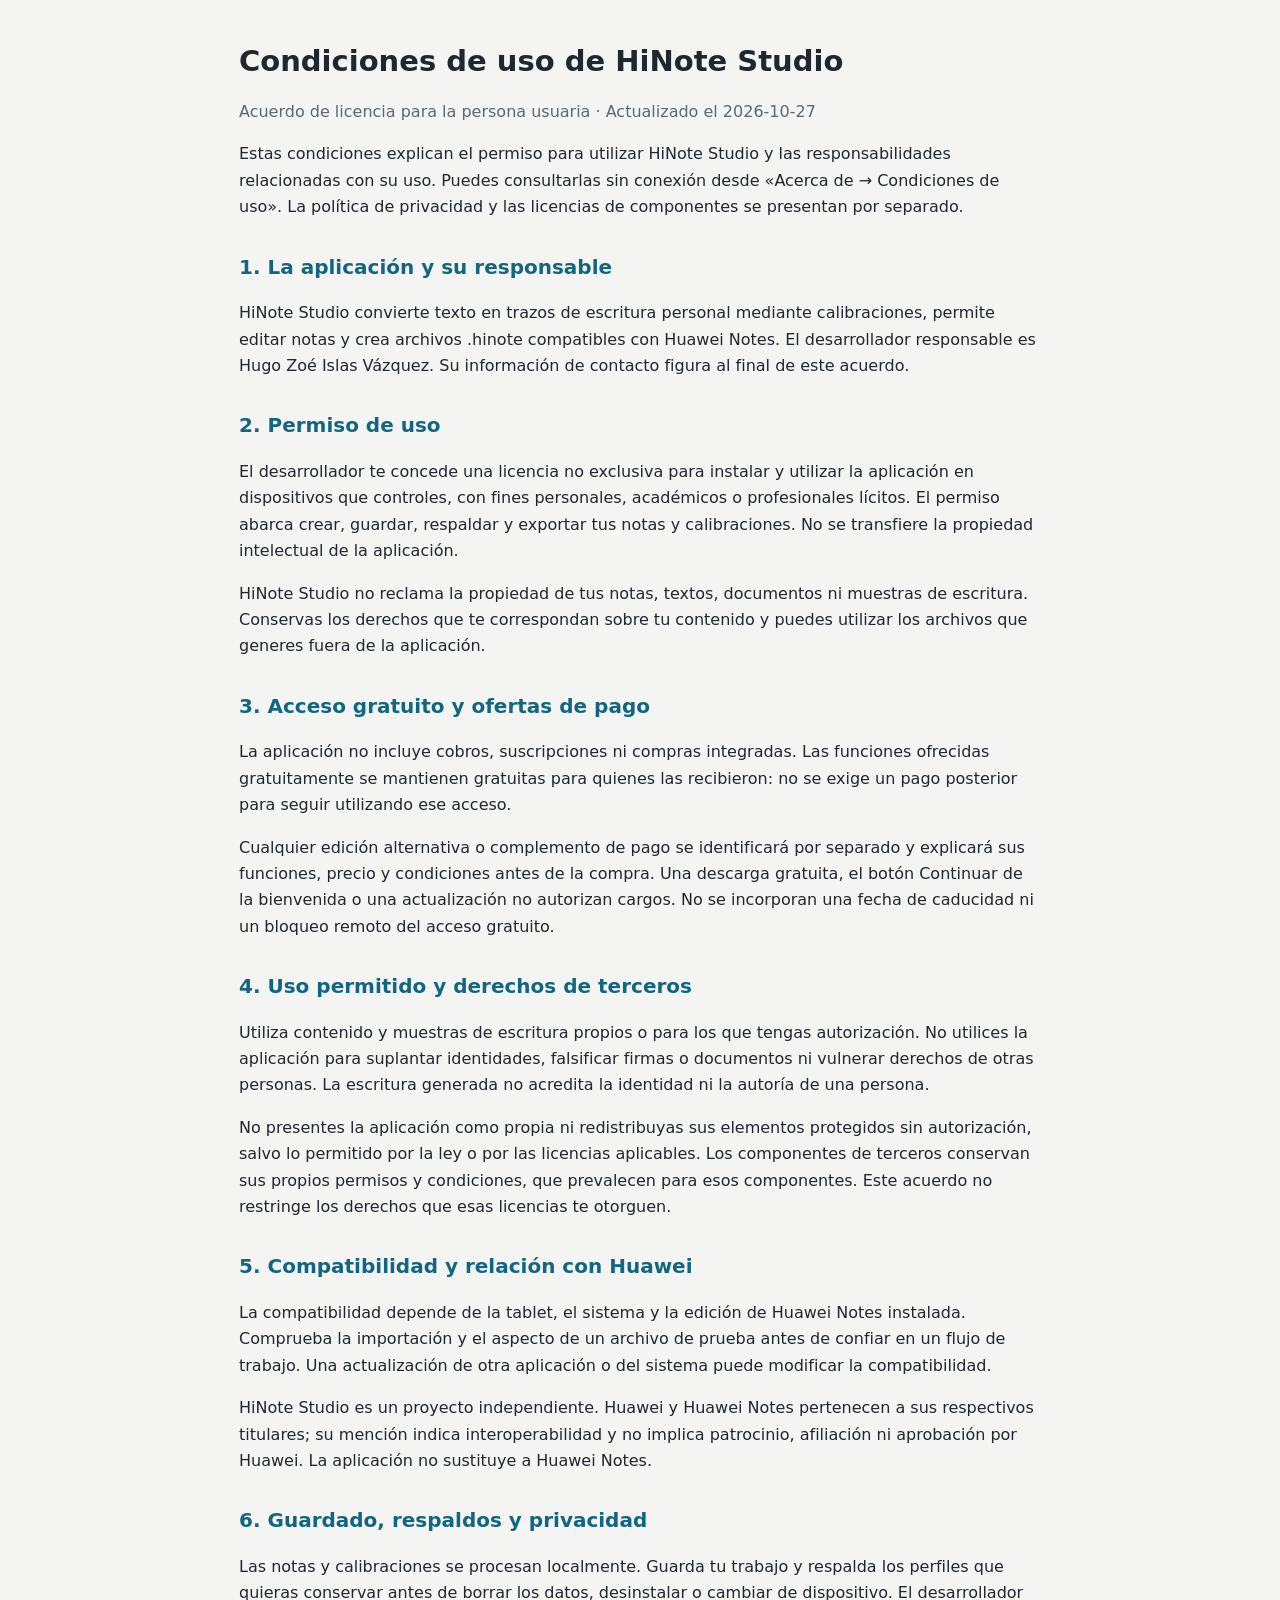
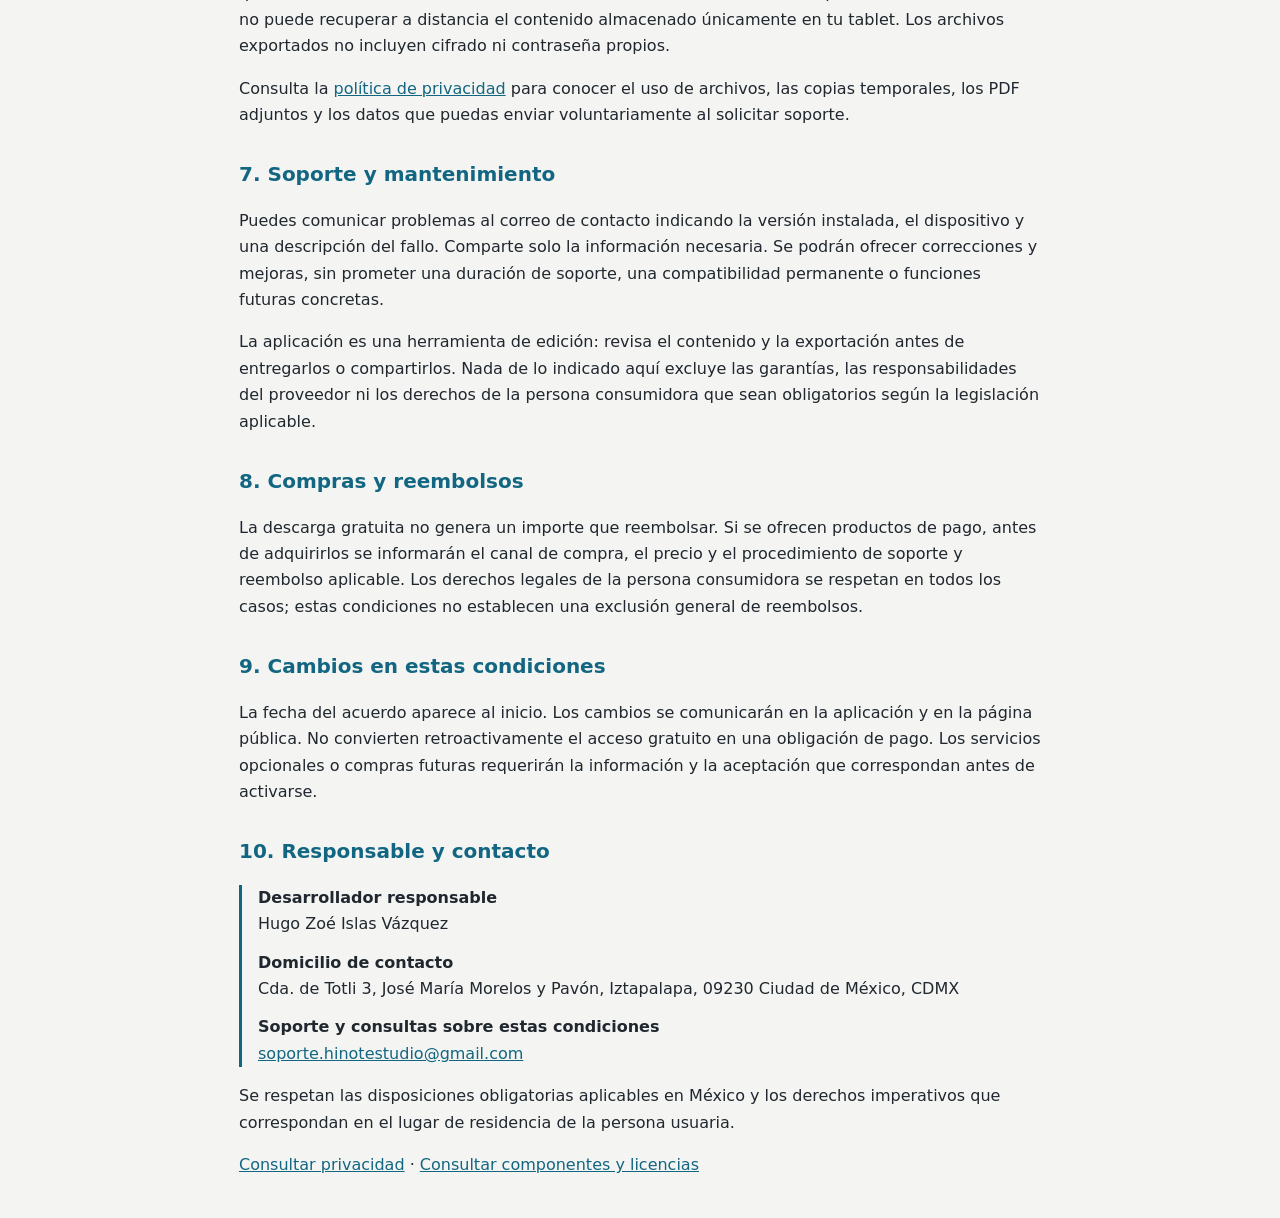
<file: HiNote_Studio_Tablet_Android/app/src/main/assets/legal/terms.html>
<!doctype html><html lang="es-MX" data-theme="light"><head><meta charset="utf-8">
<meta name="viewport" content="width=device-width,initial-scale=1">
<meta http-equiv="Content-Security-Policy" content="default-src 'none'; style-src 'unsafe-inline'; base-uri 'none'; form-action 'none'; frame-src 'none'">
<title>Condiciones de uso · HiNote Studio</title><style>
:root{color-scheme:light;--bg:#f4f5f3;--ink:#20272e;--muted:#5a6872;--line:#cbd3d6;--accent:#126681;--warn:#fff0c6}
[data-theme=dark]{color-scheme:dark;--bg:#161b20;--ink:#dde4e9;--muted:#a6b4bf;--line:#3e4b55;--accent:#a8cdd8;--warn:#493e27}
*{box-sizing:border-box}body{margin:auto;padding:24px;max-width:850px;background:var(--bg);color:var(--ink);font:16px/1.65 system-ui,sans-serif}
h1{font-size:29px;line-height:1.25}h2{font-size:20px;margin-top:30px;color:var(--accent)}h3{font-size:17px}a{color:var(--accent)}
small,.muted{color:var(--muted)}.notice{padding:16px;border:1px solid var(--line);border-radius:12px;background:var(--warn)}
li{margin:8px 0}dl{border-left:3px solid var(--accent);padding-left:16px}dt{font-weight:650}dd{margin:0 0 12px;overflow-wrap:anywhere}
pre{white-space:pre-wrap;overflow-wrap:anywhere;font:13px/1.5 ui-monospace,monospace}details{border-top:1px solid var(--line);padding:16px 0}summary{cursor:pointer;font-weight:650}
</style></head><body><h1>Condiciones de uso de HiNote Studio</h1>
<p class="muted">Acuerdo de licencia para la persona usuaria · Actualizado el 2026-10-27</p>
<p>Estas condiciones explican el permiso para utilizar HiNote Studio y las responsabilidades relacionadas con su uso. Puedes consultarlas sin conexión desde «Acerca de → Condiciones de uso». La política de privacidad y las licencias de componentes se presentan por separado.</p>
<h2>1. La aplicación y su responsable</h2>
<p>HiNote Studio convierte texto en trazos de escritura personal mediante calibraciones, permite editar notas y crea archivos .hinote compatibles con Huawei Notes. El desarrollador responsable es Hugo Zoé Islas Vázquez. Su información de contacto figura al final de este acuerdo.</p>
<h2>2. Permiso de uso</h2>
<p>El desarrollador te concede una licencia no exclusiva para instalar y utilizar la aplicación en dispositivos que controles, con fines personales, académicos o profesionales lícitos. El permiso abarca crear, guardar, respaldar y exportar tus notas y calibraciones. No se transfiere la propiedad intelectual de la aplicación.</p>
<p>HiNote Studio no reclama la propiedad de tus notas, textos, documentos ni muestras de escritura. Conservas los derechos que te correspondan sobre tu contenido y puedes utilizar los archivos que generes fuera de la aplicación.</p>
<h2>3. Acceso gratuito y ofertas de pago</h2>
<p>La aplicación no incluye cobros, suscripciones ni compras integradas. Las funciones ofrecidas gratuitamente se mantienen gratuitas para quienes las recibieron: no se exige un pago posterior para seguir utilizando ese acceso.</p>
<p>Cualquier edición alternativa o complemento de pago se identificará por separado y explicará sus funciones, precio y condiciones antes de la compra. Una descarga gratuita, el botón Continuar de la bienvenida o una actualización no autorizan cargos. No se incorporan una fecha de caducidad ni un bloqueo remoto del acceso gratuito.</p>
<h2>4. Uso permitido y derechos de terceros</h2>
<p>Utiliza contenido y muestras de escritura propios o para los que tengas autorización. No utilices la aplicación para suplantar identidades, falsificar firmas o documentos ni vulnerar derechos de otras personas. La escritura generada no acredita la identidad ni la autoría de una persona.</p>
<p>No presentes la aplicación como propia ni redistribuyas sus elementos protegidos sin autorización, salvo lo permitido por la ley o por las licencias aplicables. Los componentes de terceros conservan sus propios permisos y condiciones, que prevalecen para esos componentes. Este acuerdo no restringe los derechos que esas licencias te otorguen.</p>
<h2>5. Compatibilidad y relación con Huawei</h2>
<p>La compatibilidad depende de la tablet, el sistema y la edición de Huawei Notes instalada. Comprueba la importación y el aspecto de un archivo de prueba antes de confiar en un flujo de trabajo. Una actualización de otra aplicación o del sistema puede modificar la compatibilidad.</p>
<p>HiNote Studio es un proyecto independiente. Huawei y Huawei Notes pertenecen a sus respectivos titulares; su mención indica interoperabilidad y no implica patrocinio, afiliación ni aprobación por Huawei. La aplicación no sustituye a Huawei Notes.</p>
<h2>6. Guardado, respaldos y privacidad</h2>
<p>Las notas y calibraciones se procesan localmente. Guarda tu trabajo y respalda los perfiles que quieras conservar antes de borrar los datos, desinstalar o cambiar de dispositivo. El desarrollador no puede recuperar a distancia el contenido almacenado únicamente en tu tablet. Los archivos exportados no incluyen cifrado ni contraseña propios.</p>
<p>Consulta la <a href="privacy.html">política de privacidad</a> para conocer el uso de archivos, las copias temporales, los PDF adjuntos y los datos que puedas enviar voluntariamente al solicitar soporte.</p>
<h2>7. Soporte y mantenimiento</h2>
<p>Puedes comunicar problemas al correo de contacto indicando la versión instalada, el dispositivo y una descripción del fallo. Comparte solo la información necesaria. Se podrán ofrecer correcciones y mejoras, sin prometer una duración de soporte, una compatibilidad permanente o funciones futuras concretas.</p>
<p>La aplicación es una herramienta de edición: revisa el contenido y la exportación antes de entregarlos o compartirlos. Nada de lo indicado aquí excluye las garantías, las responsabilidades del proveedor ni los derechos de la persona consumidora que sean obligatorios según la legislación aplicable.</p>
<h2>8. Compras y reembolsos</h2>
<p>La descarga gratuita no genera un importe que reembolsar. Si se ofrecen productos de pago, antes de adquirirlos se informarán el canal de compra, el precio y el procedimiento de soporte y reembolso aplicable. Los derechos legales de la persona consumidora se respetan en todos los casos; estas condiciones no establecen una exclusión general de reembolsos.</p>
<h2>9. Cambios en estas condiciones</h2>
<p>La fecha del acuerdo aparece al inicio. Los cambios se comunicarán en la aplicación y en la página pública. No convierten retroactivamente el acceso gratuito en una obligación de pago. Los servicios opcionales o compras futuras requerirán la información y la aceptación que correspondan antes de activarse.</p>
<h2>10. Responsable y contacto</h2><dl>
<dt>Desarrollador responsable</dt><dd>Hugo Zoé Islas Vázquez</dd>
<dt>Domicilio de contacto</dt><dd>Cda. de Totli 3, José María Morelos y Pavón, Iztapalapa, 09230 Ciudad de México, CDMX</dd>
<dt>Soporte y consultas sobre estas condiciones</dt><dd><a href="mailto:soporte.hinotestudio@gmail.com">soporte.hinotestudio@gmail.com</a></dd></dl>
<p>Se respetan las disposiciones obligatorias aplicables en México y los derechos imperativos que correspondan en el lugar de residencia de la persona usuaria.</p>
<p><a href="privacy.html">Consultar privacidad</a> · <a href="licenses.html">Consultar componentes y licencias</a></p></body></html>
</file>
<file: assets/style.css>
@font-face{font-family:Manrope;src:url('Manrope.ttf') format('truetype');font-weight:200 800;font-display:swap}
:root{color-scheme:light;--bg:#f1f5f3;--paper:#fff;--ink:#23383d;--muted:#64787b;--accent:#126681;--line:#d8e4e1;--wash:#e5f2ef}
*{box-sizing:border-box}html{scroll-behavior:smooth;scroll-padding-top:118px}body{margin:0;background:var(--bg);color:var(--ink);font:16px/1.8 Manrope,system-ui,sans-serif}a{color:var(--accent);text-underline-offset:4px}a:focus-visible,summary:focus-visible{outline:3px solid var(--accent);outline-offset:5px;border-radius:4px}.skip{position:fixed;left:12px;top:-80px;z-index:10;background:var(--paper);padding:10px}.skip:focus{top:8px}.site-header{position:sticky;top:0;z-index:2;background:var(--paper);border-bottom:1px solid var(--line)}.header-inner{max-width:1200px;margin:auto;padding:19px 30px;display:flex;align-items:center;justify-content:space-between;gap:20px}.brand{display:flex;align-items:center;gap:13px;text-decoration:none;color:var(--ink);font-size:19px;font-weight:750;line-height:1.35}.brand img{border:1px solid var(--line);border-radius:13px;background:white}.brand small{display:block;font-size:11px;font-weight:500;color:var(--muted);margin-top:3px}nav{display:flex;gap:26px;font-size:13px}nav a{text-decoration:none}nav a:hover{text-decoration:underline}.page-intro{max-width:1200px;margin:0 auto;padding:66px 30px 44px}.eyebrow{color:var(--accent);font-size:12px;font-weight:750;text-transform:uppercase;letter-spacing:.13em;margin:0 0 12px}.intro-title{font-size:clamp(30px,4.3vw,51px);font-weight:750;line-height:1.2;letter-spacing:-.04em;margin:0 0 19px}.intro-copy{font-size:15px;max-width:580px;color:var(--muted);margin:0}.document-layout{max-width:1200px;margin:0 auto;padding:0 30px 65px;display:grid;grid-template-columns:238px minmax(0,1fr);gap:34px;align-items:start}.contents{position:sticky;top:126px;display:flex;flex-direction:column;font-size:12px}.contents strong{font-size:13px;padding:0 0 13px}.contents a{display:flex;gap:10px;padding:9px 0;text-decoration:none;color:var(--muted);line-height:1.5}.contents a:hover{color:var(--accent)}.contents a span{font-size:10px;color:var(--accent);padding-top:2px}.contents p{font-size:11px;line-height:1.7;color:var(--muted);border-top:1px solid var(--line);padding-top:18px;margin-top:20px}.document{padding:40px 44px;background:var(--paper);border:1px solid var(--line);border-radius:23px;min-width:0;box-shadow:0 8px 30px #173b3510}.document h1{font-size:clamp(23px,2.5vw,31px);letter-spacing:-.035em;line-height:1.3;margin:0 0 12px}.document .muted{font-size:12px;color:var(--muted);margin:0 0 27px}.document h2{font-size:20px;line-height:1.45;letter-spacing:-.02em;margin:39px 0 15px;padding-top:27px;border-top:1px solid var(--line)}.section-number{font-size:12px;color:var(--accent);font-weight:700;margin-right:8px}.document p,.document li{font-size:14px;line-height:1.9}.document p{margin:13px 0}.document ul{padding-left:21px}.document li{padding-left:4px;margin:9px 0}.document dl{background:var(--wash);padding:22px 24px;border-radius:15px;font-size:14px}.document dt{font-size:11px;color:var(--muted);margin-top:14px;font-weight:700;text-transform:uppercase;letter-spacing:.035em}.document dt:first-child{margin-top:0}.document dd{margin:3px 0 0;overflow-wrap:anywhere}.document details{padding:16px 0;border-top:1px solid var(--line)}.document summary{font-size:14px;font-weight:700;cursor:pointer}.document pre{white-space:pre-wrap;overflow-wrap:anywhere;font:12px/1.8 ui-monospace,monospace;background:var(--bg);padding:18px;border-radius:12px}footer{max-width:1200px;margin:auto;padding:22px 30px 36px;border-top:1px solid var(--line);display:flex;align-items:center;gap:22px;color:var(--muted);font-size:11px}footer span:first-child{font-weight:750;color:var(--ink)}footer a{margin-left:auto;text-decoration:none}
@media(max-width:900px){.document-layout{grid-template-columns:190px minmax(0,1fr);gap:22px}.document{padding:30px 28px}.header-inner,.page-intro,.document-layout{padding-left:22px;padding-right:22px}}
@media(max-width:680px){html{scroll-padding-top:115px}.header-inner{padding:14px 16px;flex-wrap:wrap;gap:13px}.brand{font-size:16px}.brand img{width:40px;height:40px}nav{gap:19px;font-size:12px}.brand small{font-size:10px}.page-intro{padding:38px 20px 29px}.intro-title{font-size:33px}.intro-copy{font-size:13px}.document-layout{display:block;padding:0 12px 32px}.contents{position:static;display:none}.document{padding:26px 21px;border-radius:18px}.document h1{font-size:25px}.document h2{font-size:19px;margin-top:29px;padding-top:23px}.document p,.document li{font-size:13px;line-height:1.85}.document dl{padding:17px;font-size:13px}footer{margin:0 16px;padding:19px 4px 28px;flex-wrap:wrap;gap:9px 17px}footer a{margin-left:0}}
@media(prefers-color-scheme:dark){:root{color-scheme:dark;--bg:#162226;--paper:#1d2b2f;--ink:#e0eeeb;--muted:#a2b9b7;--accent:#8fd2cf;--line:#354c4d;--wash:#243e3f}.document{box-shadow:none}}
@media(prefers-reduced-motion:reduce){html{scroll-behavior:auto}}
</file>
